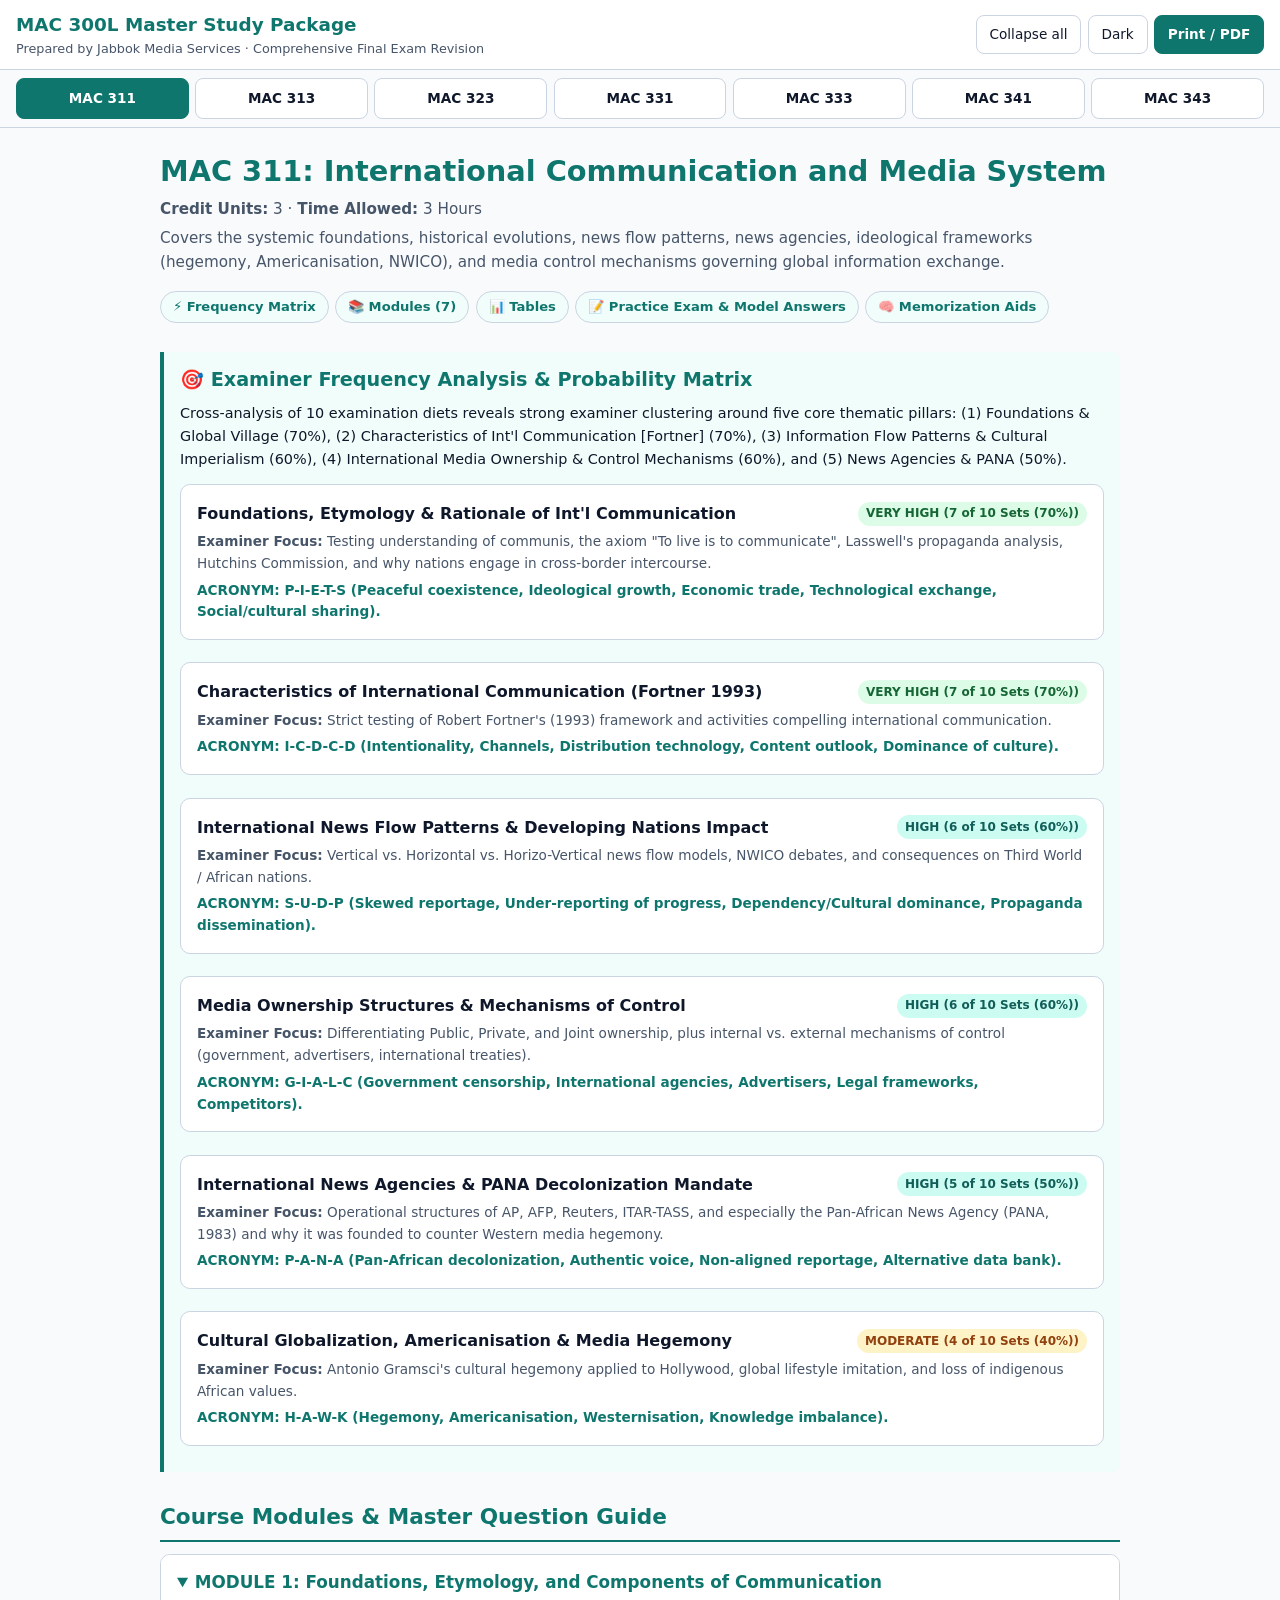
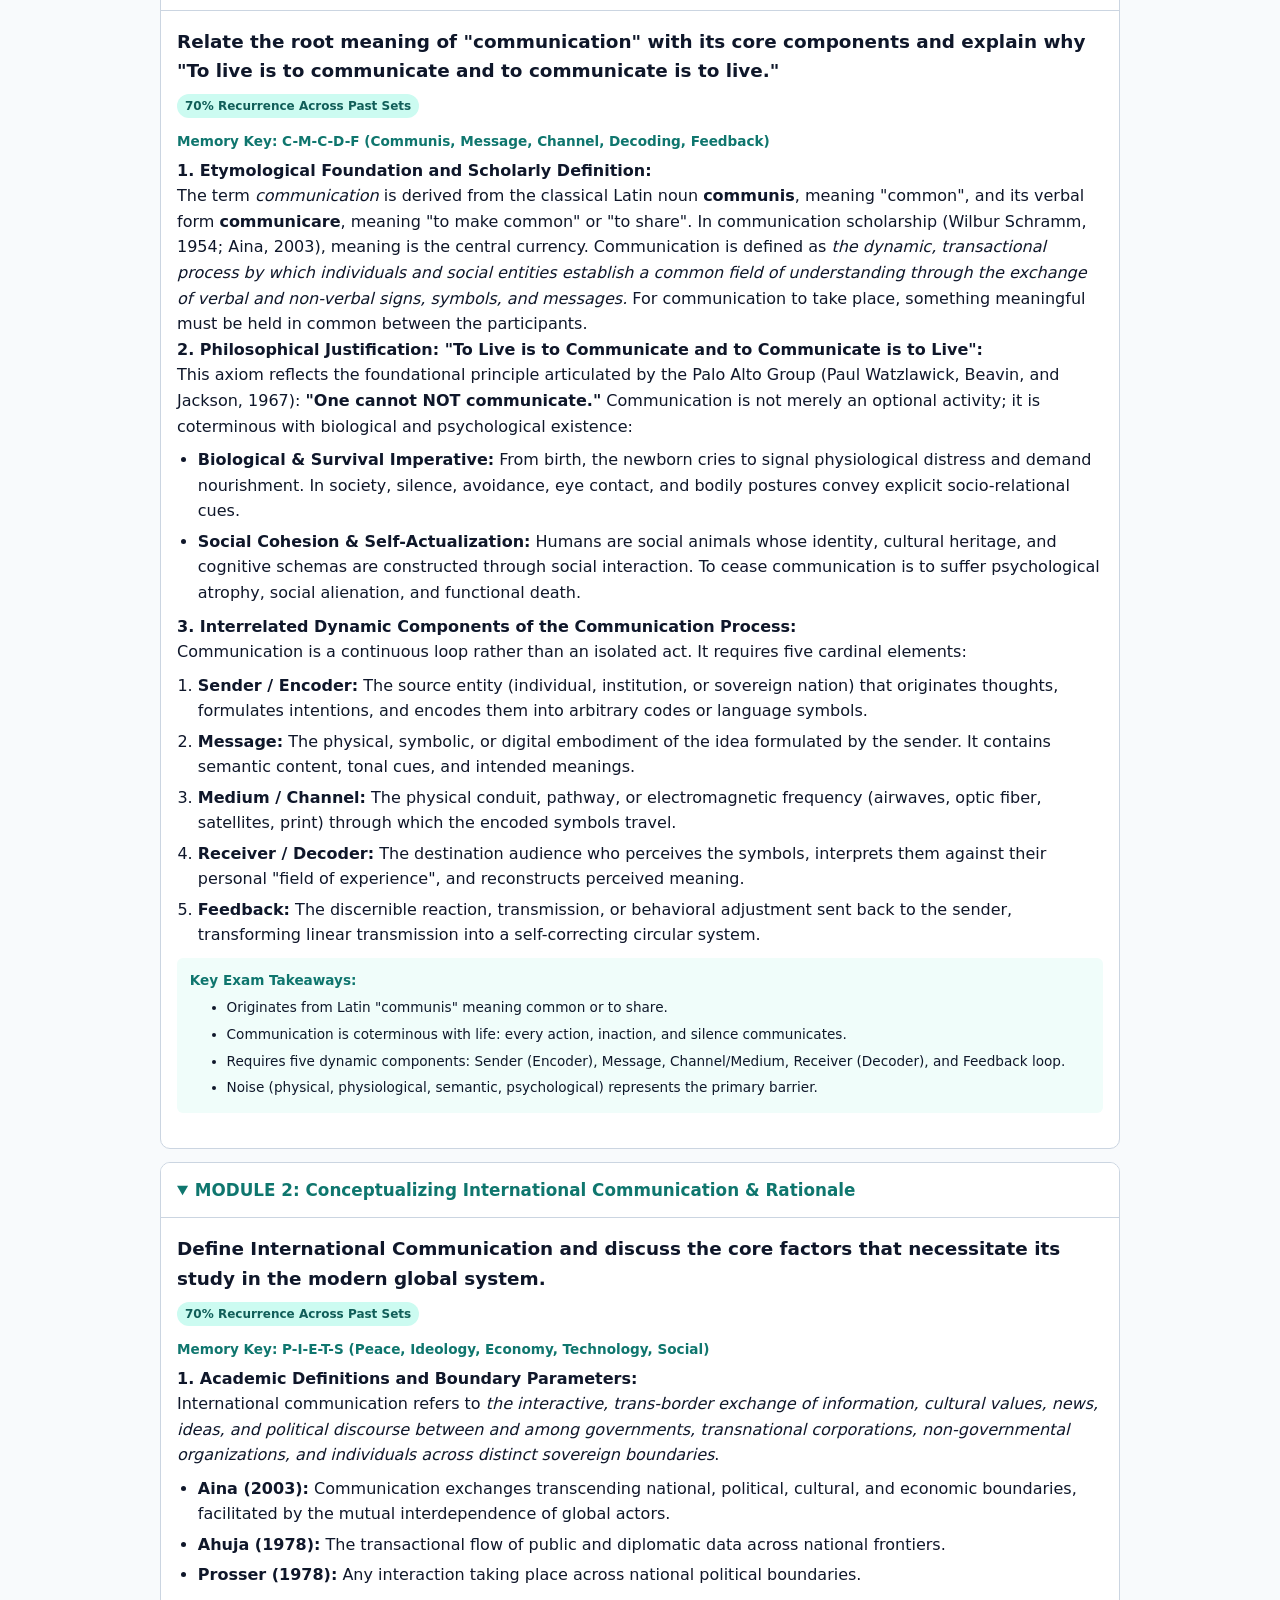
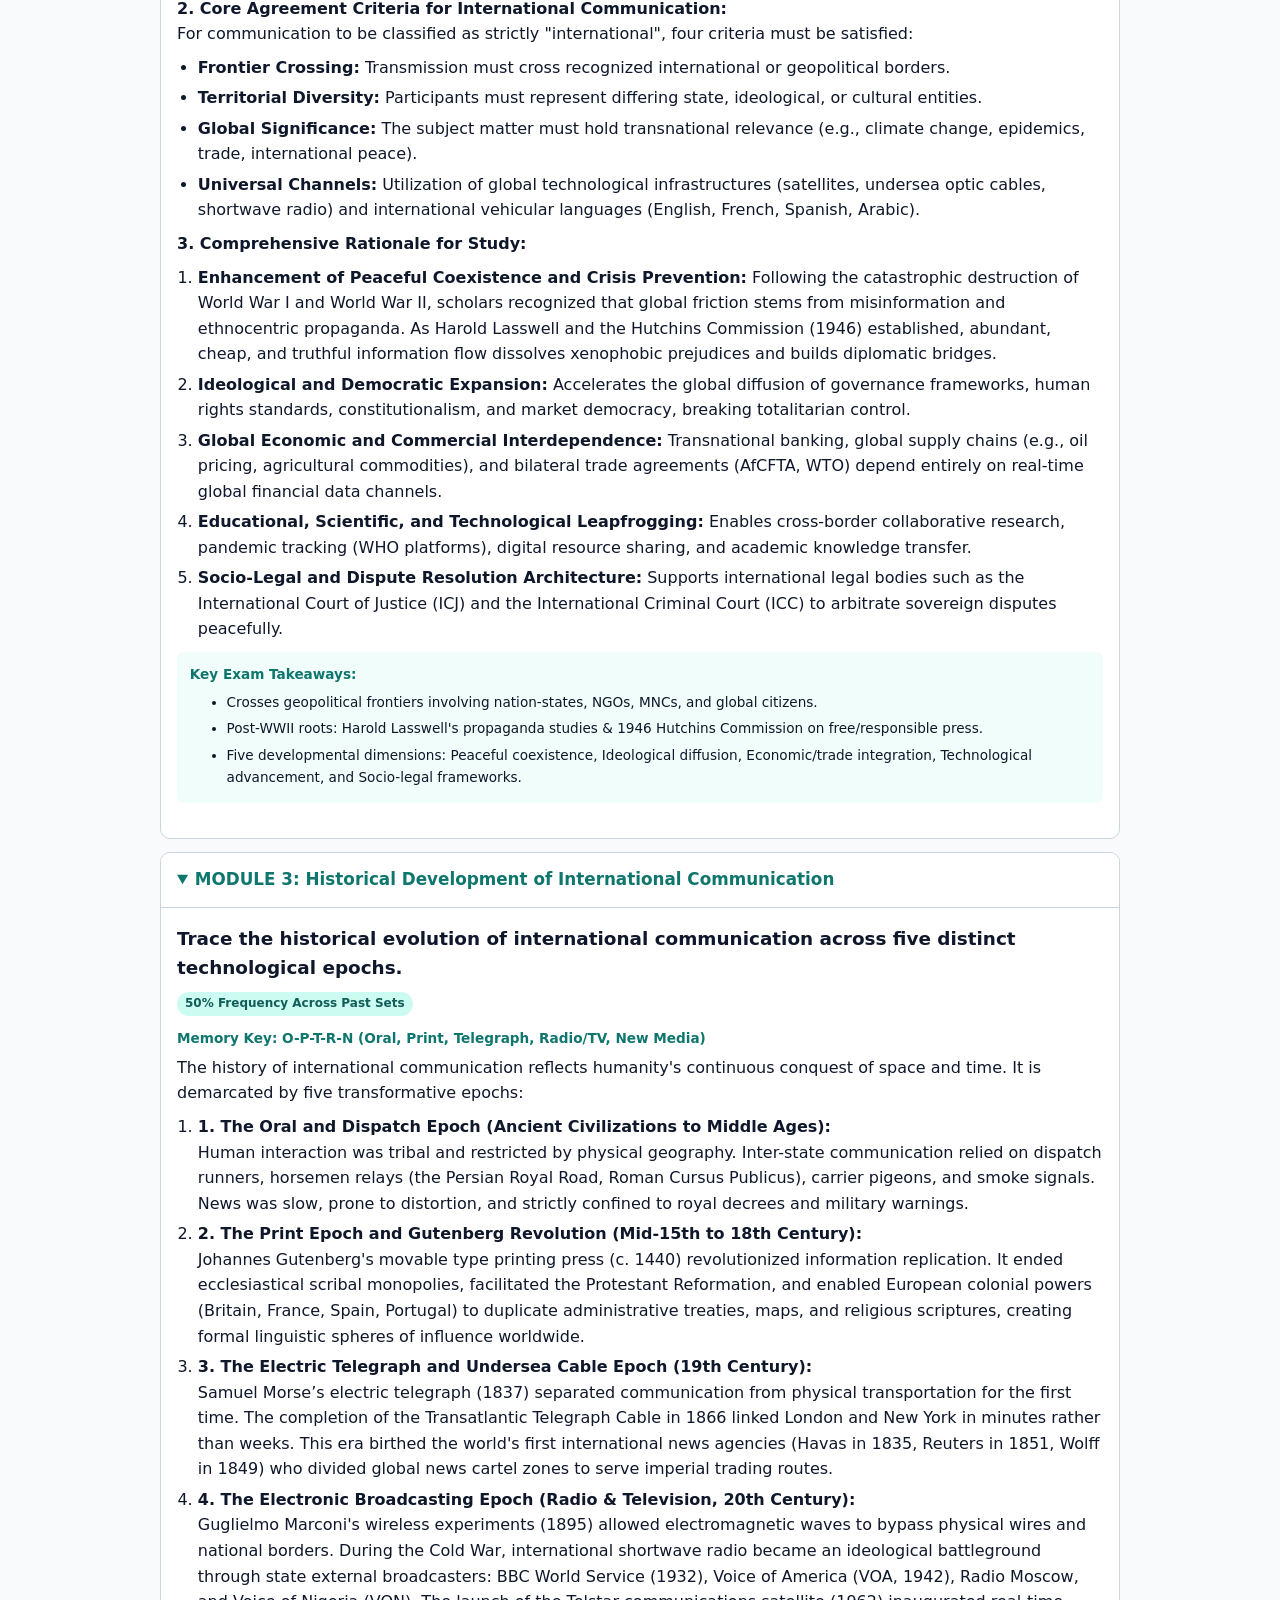
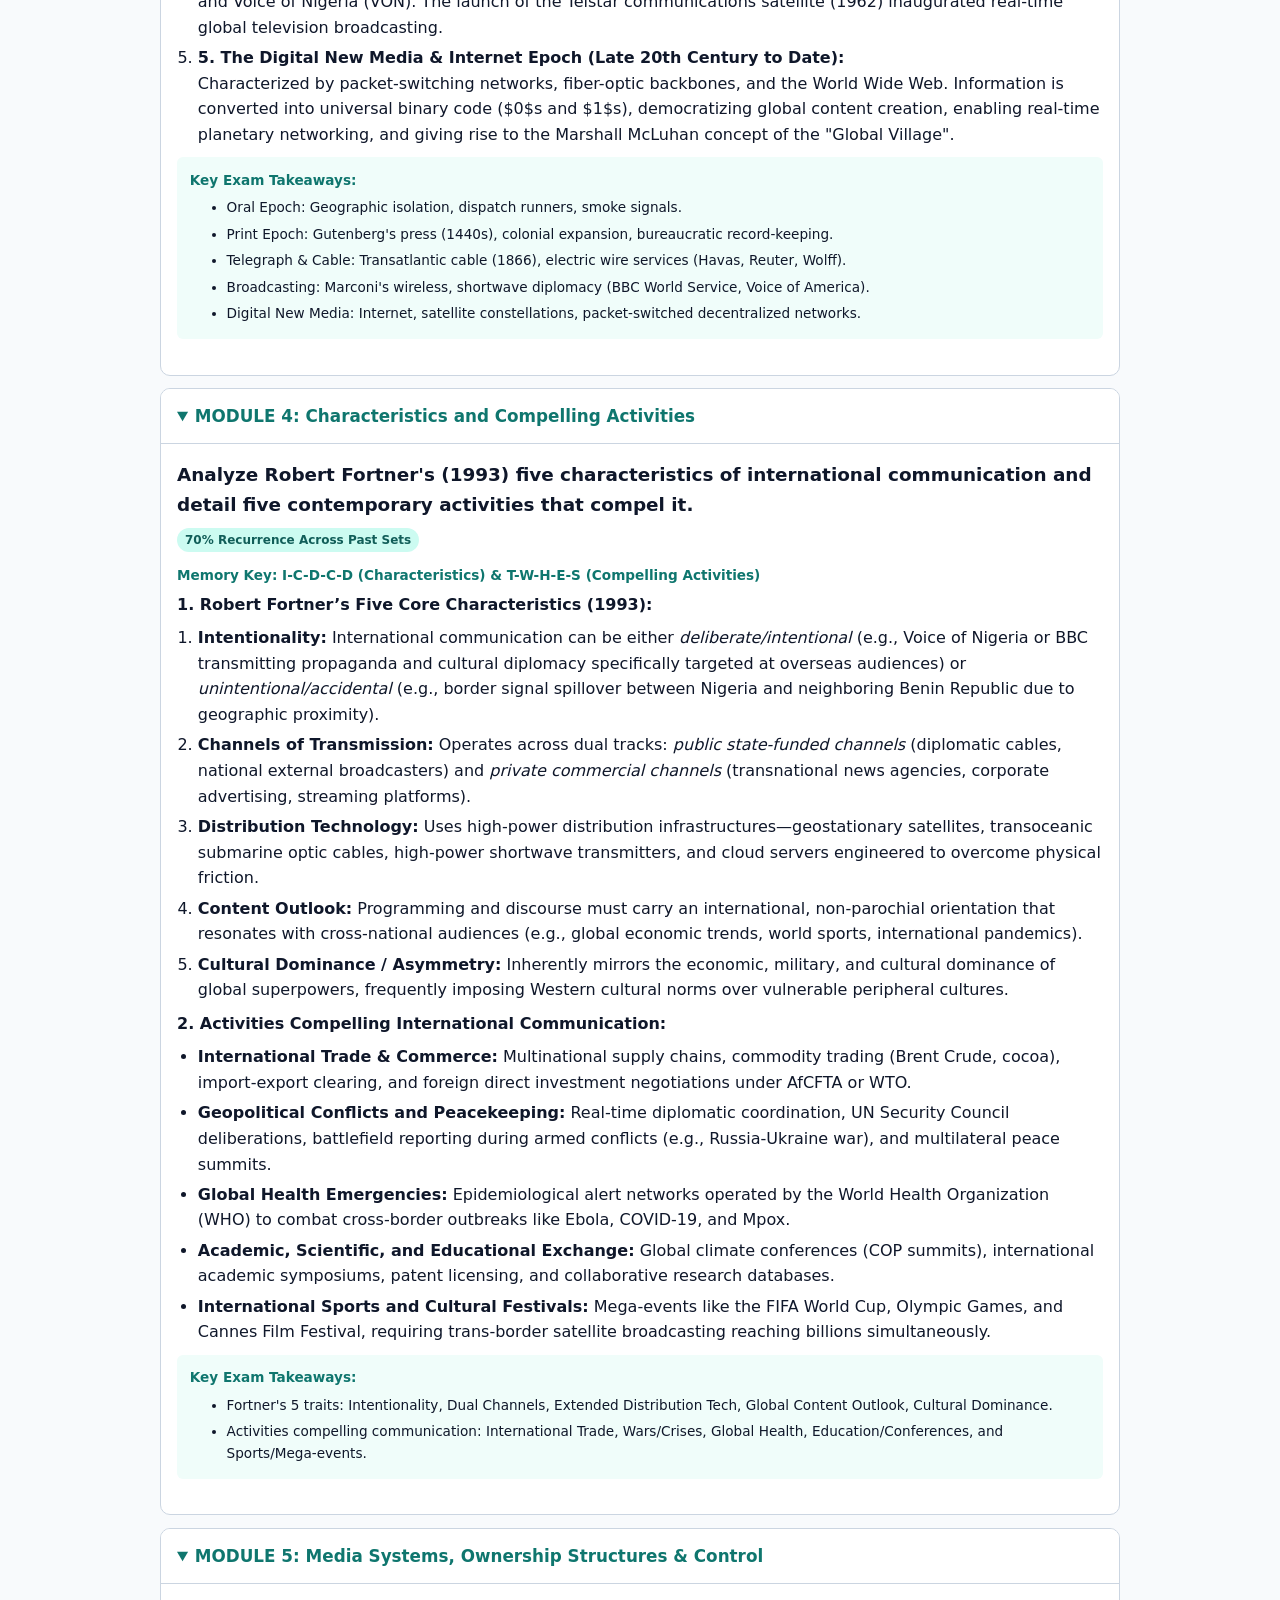
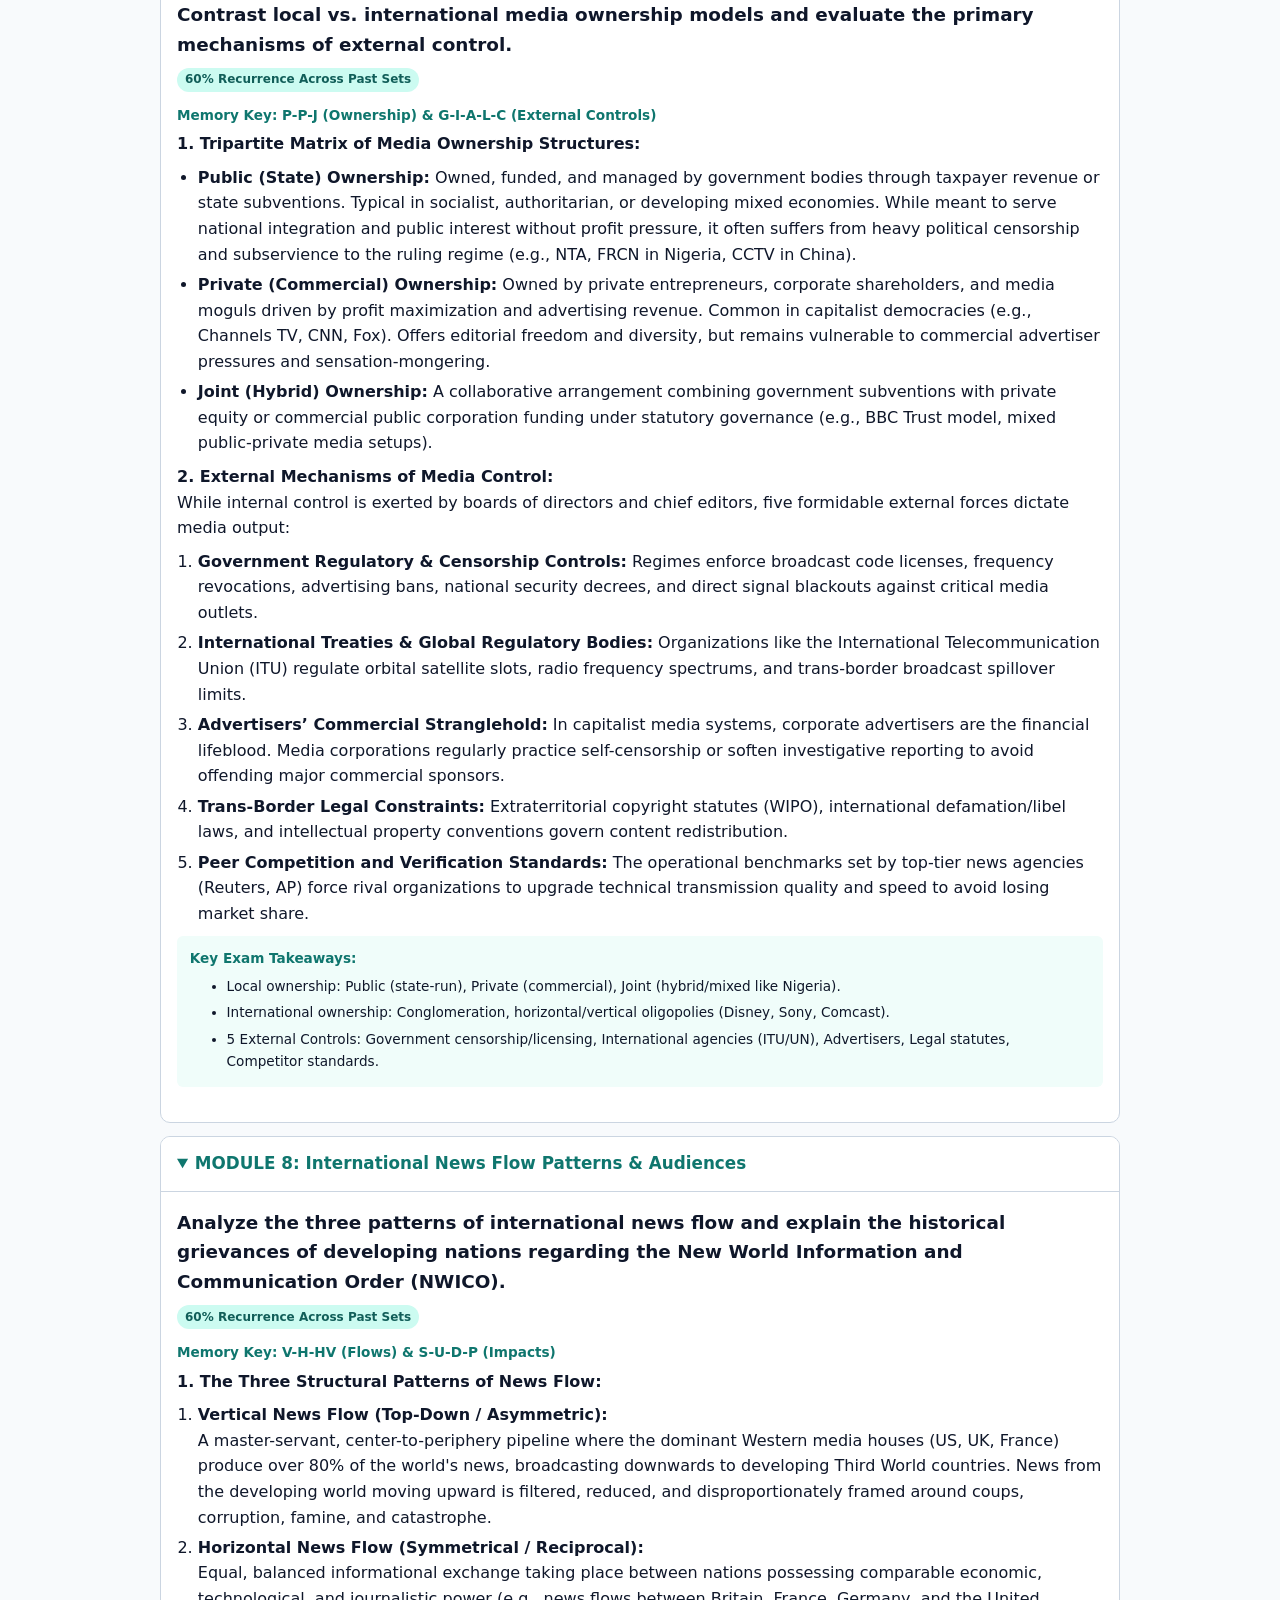
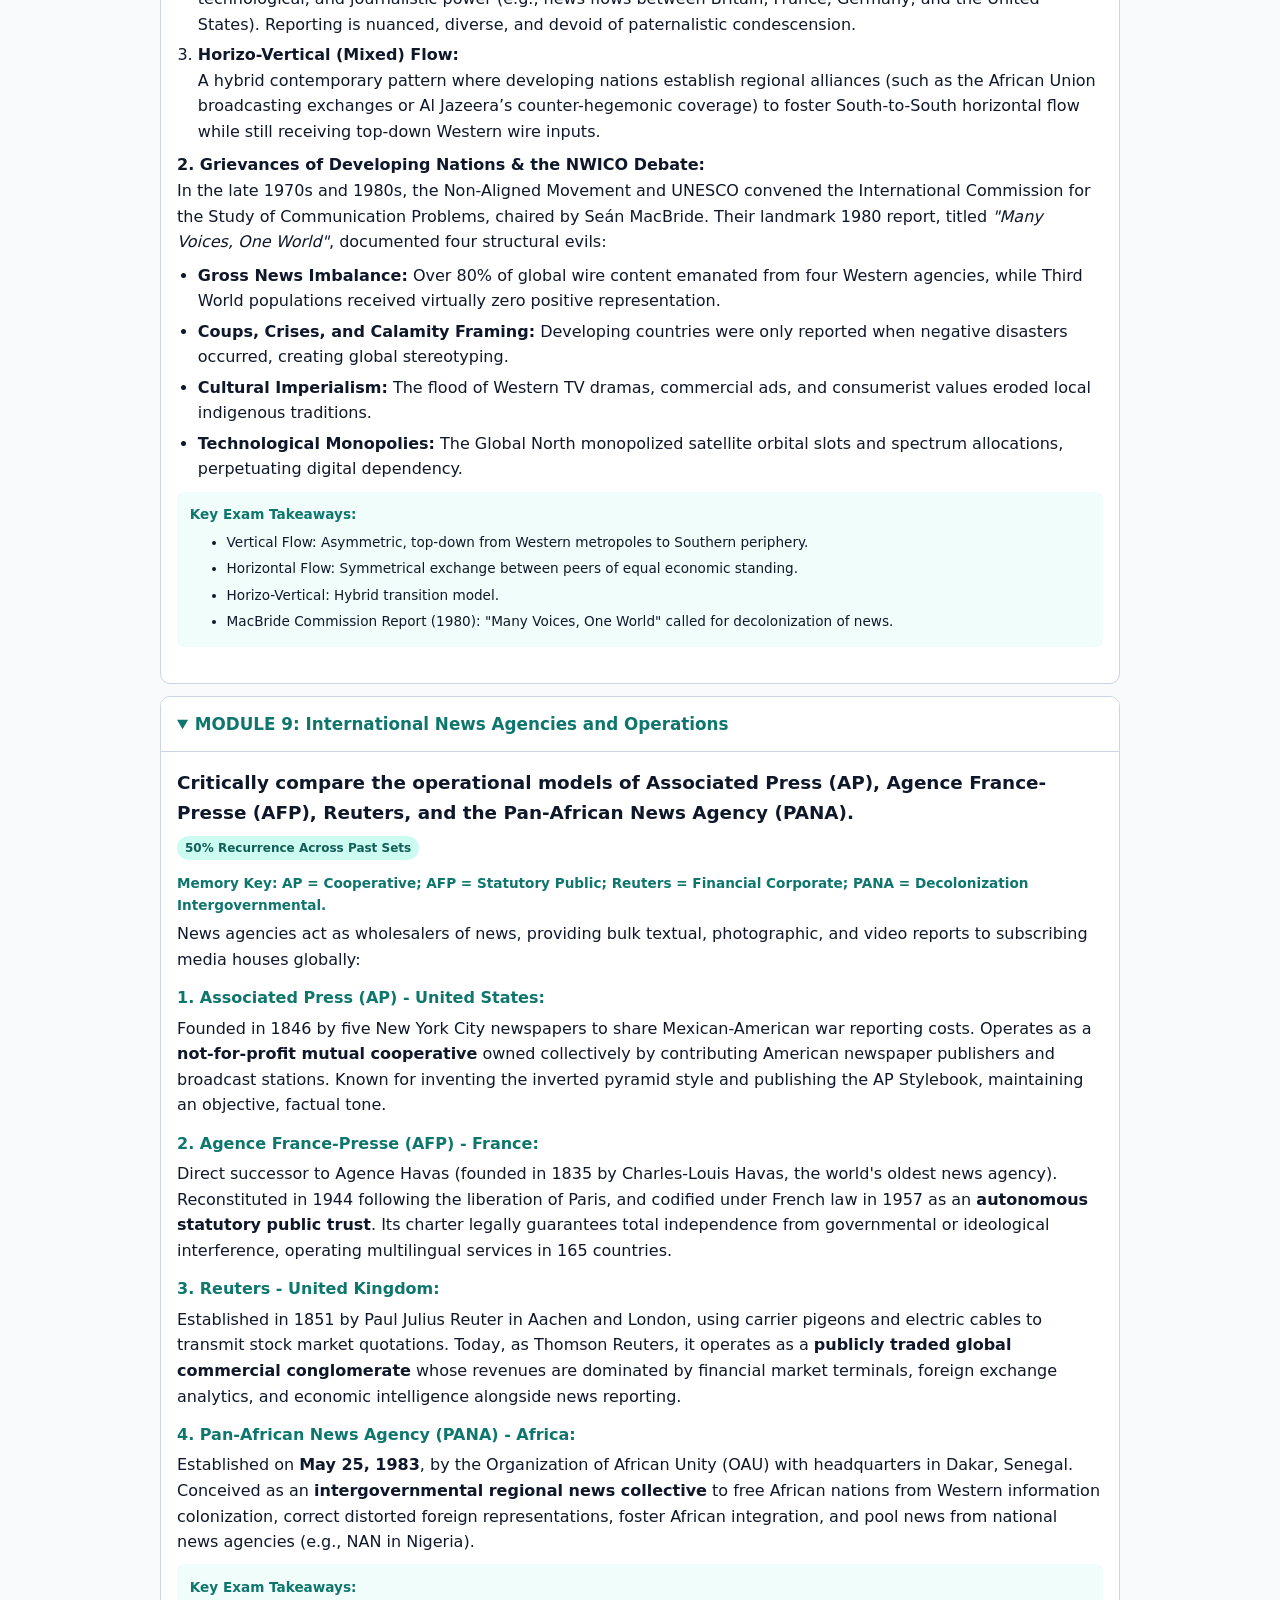
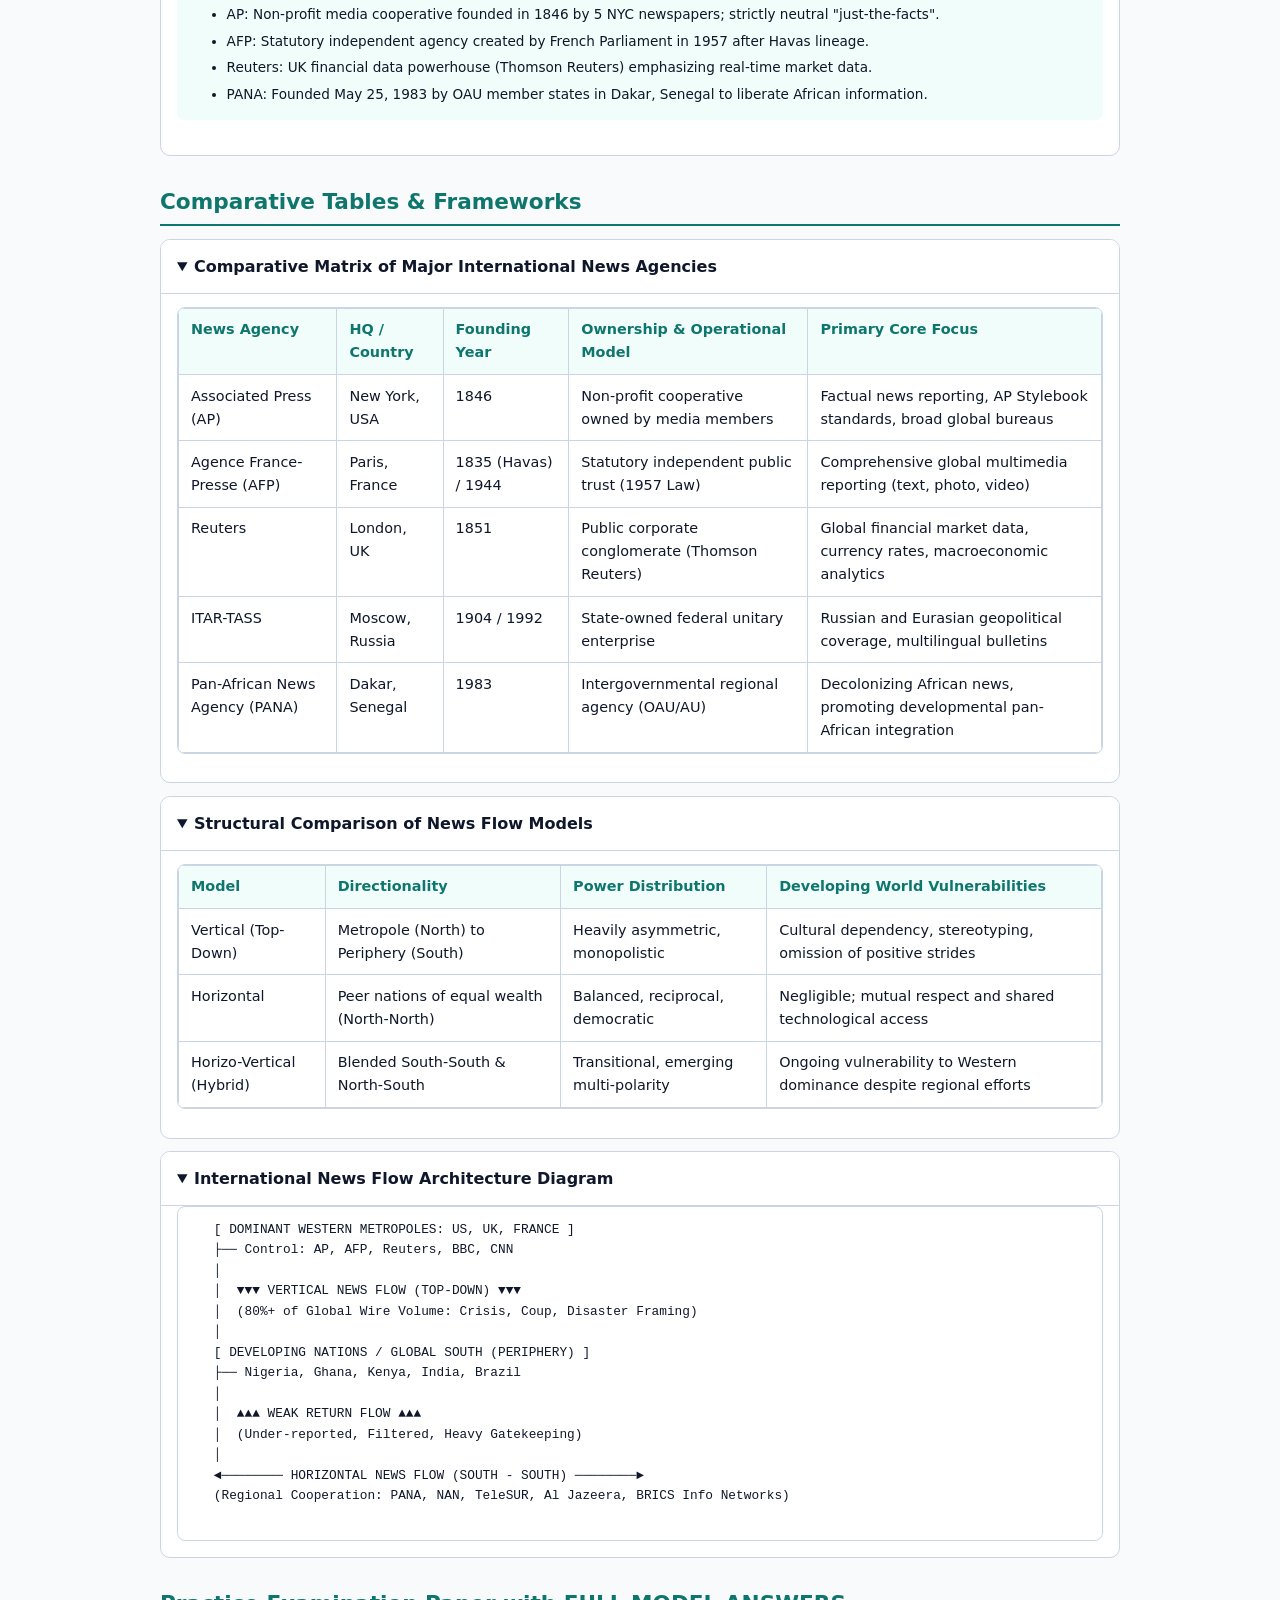
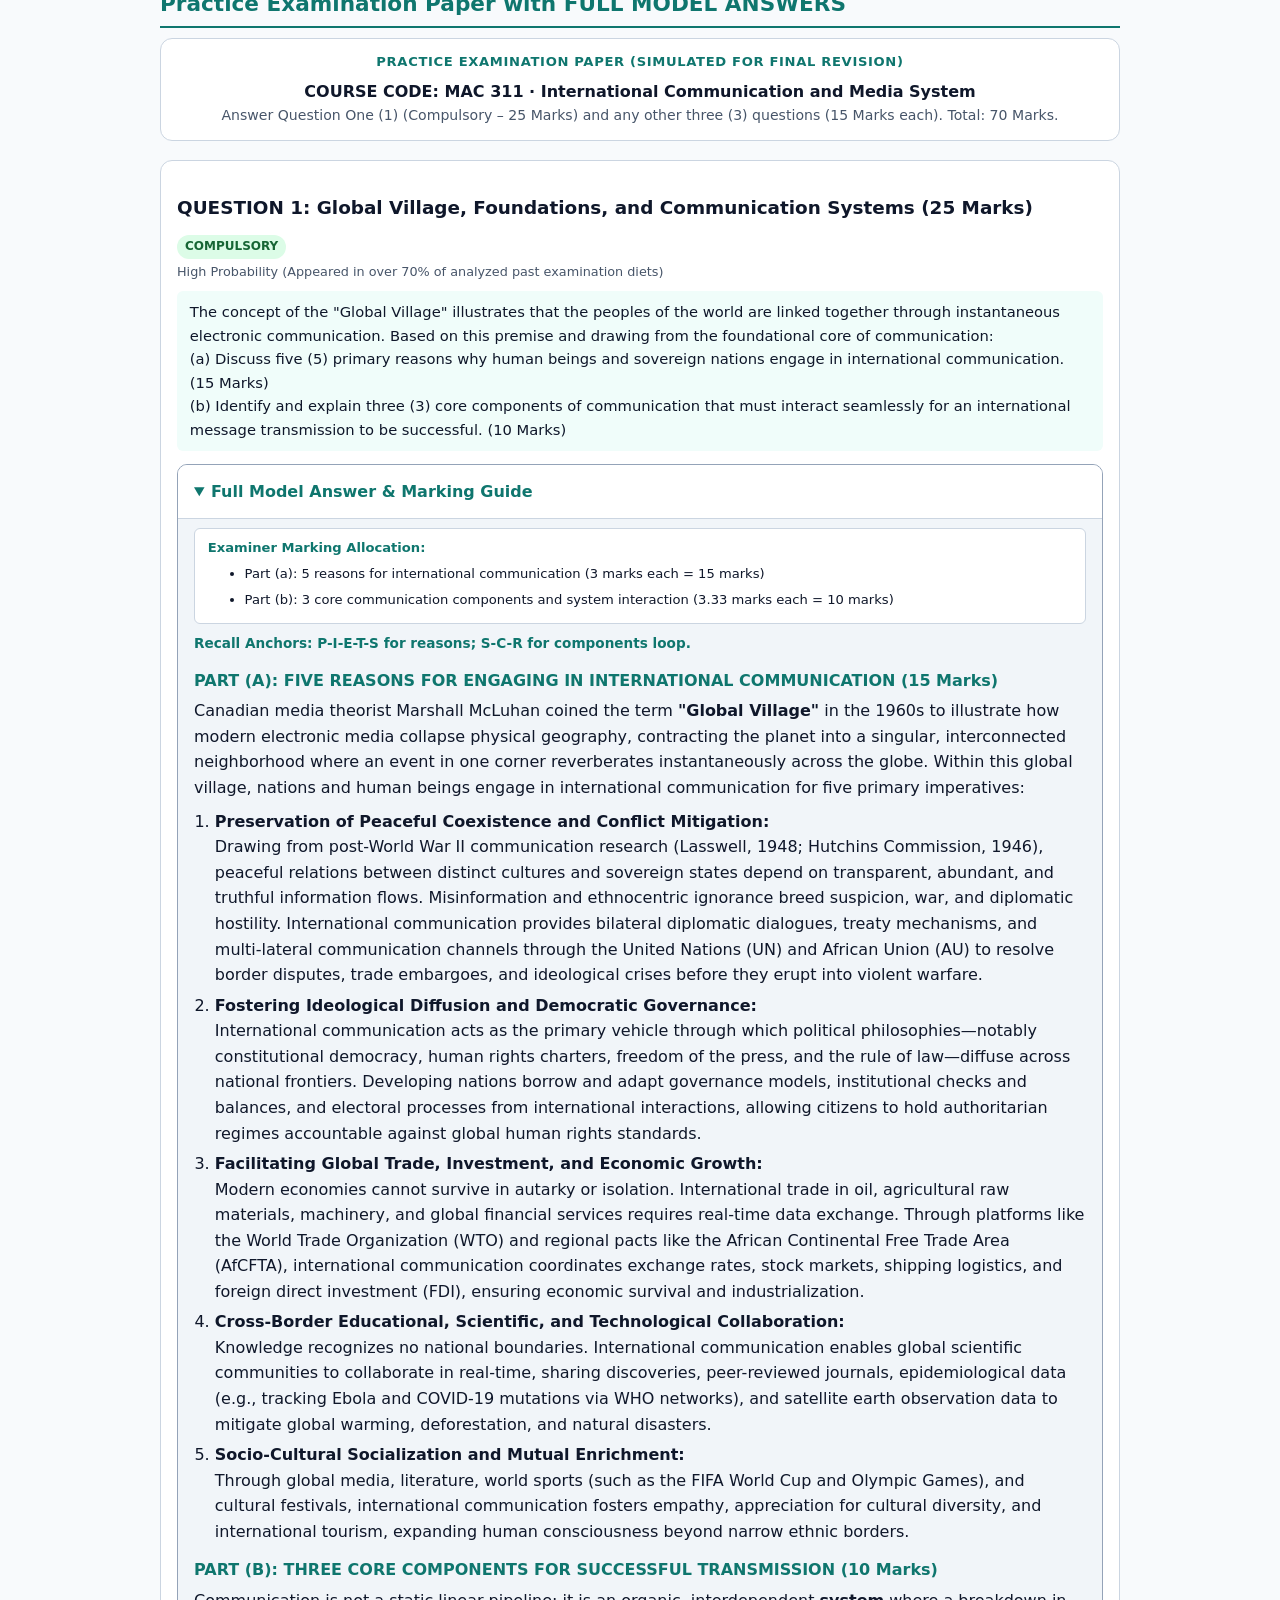
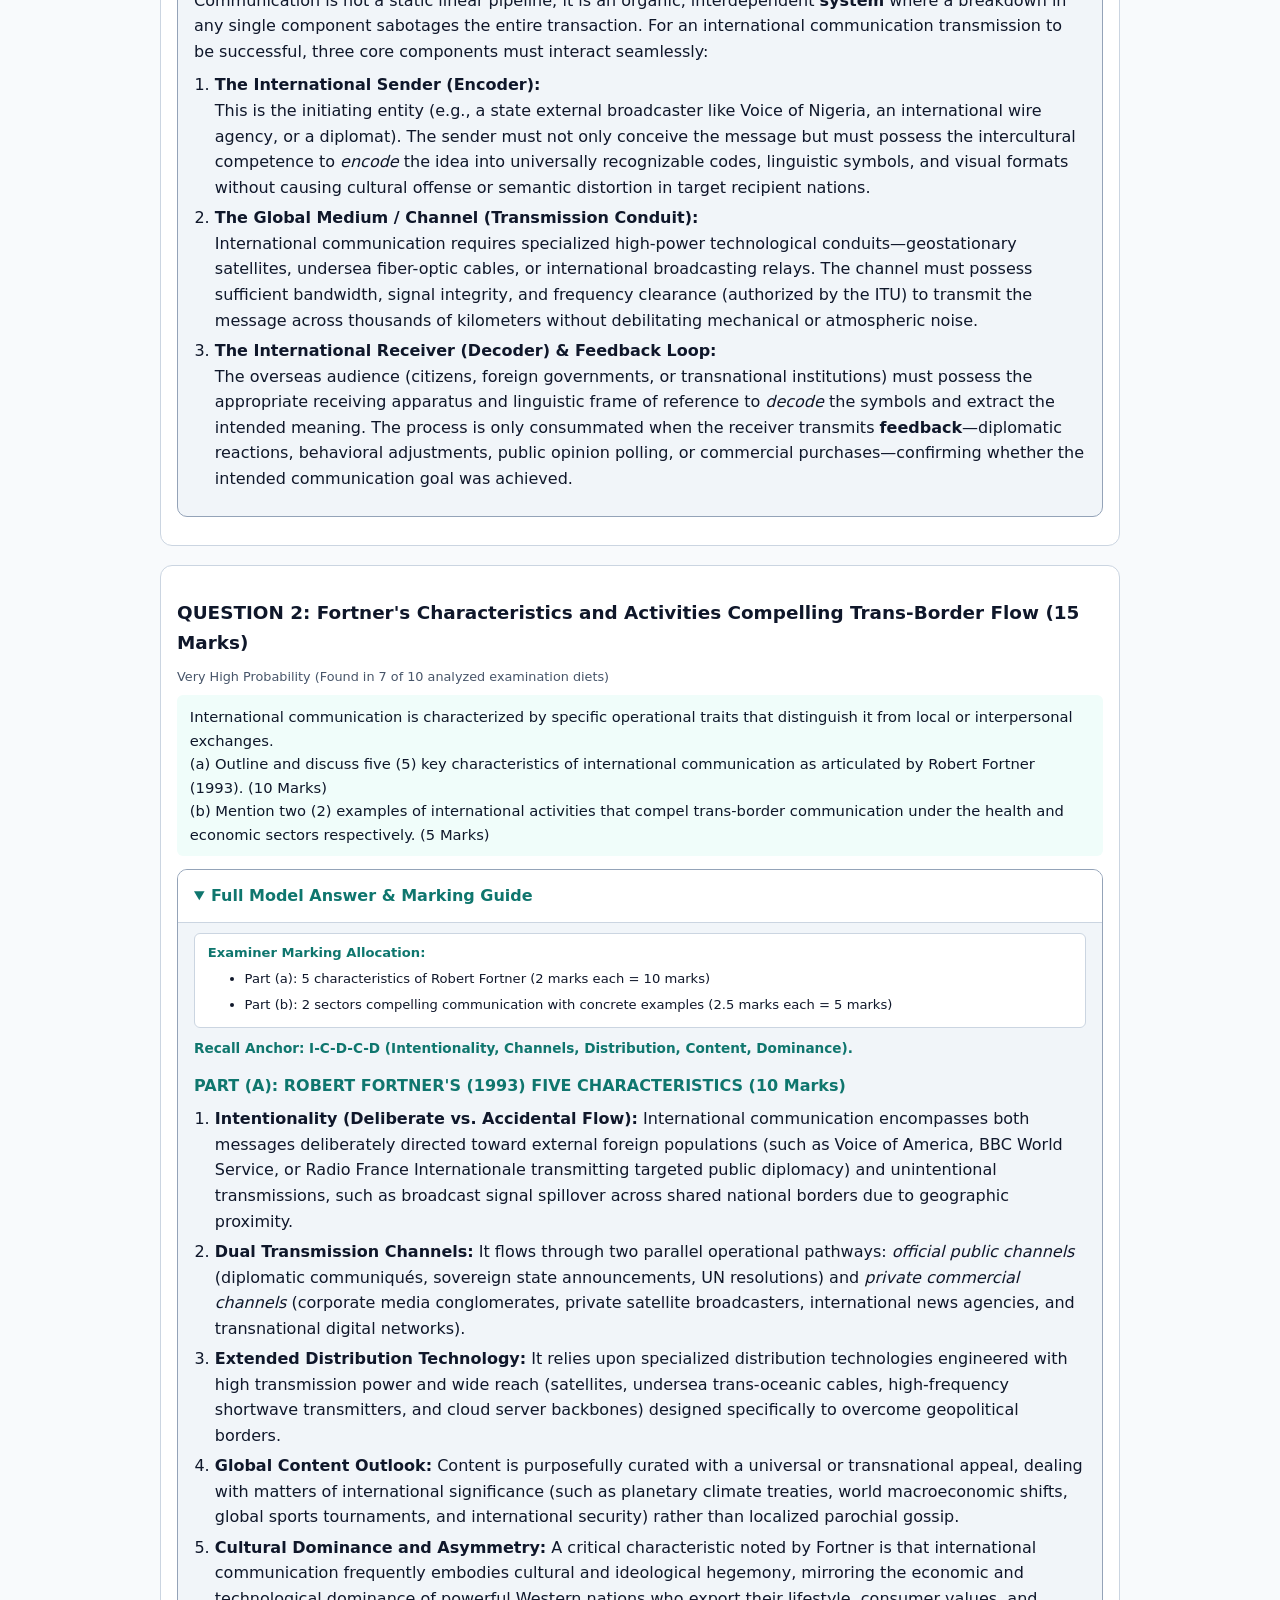
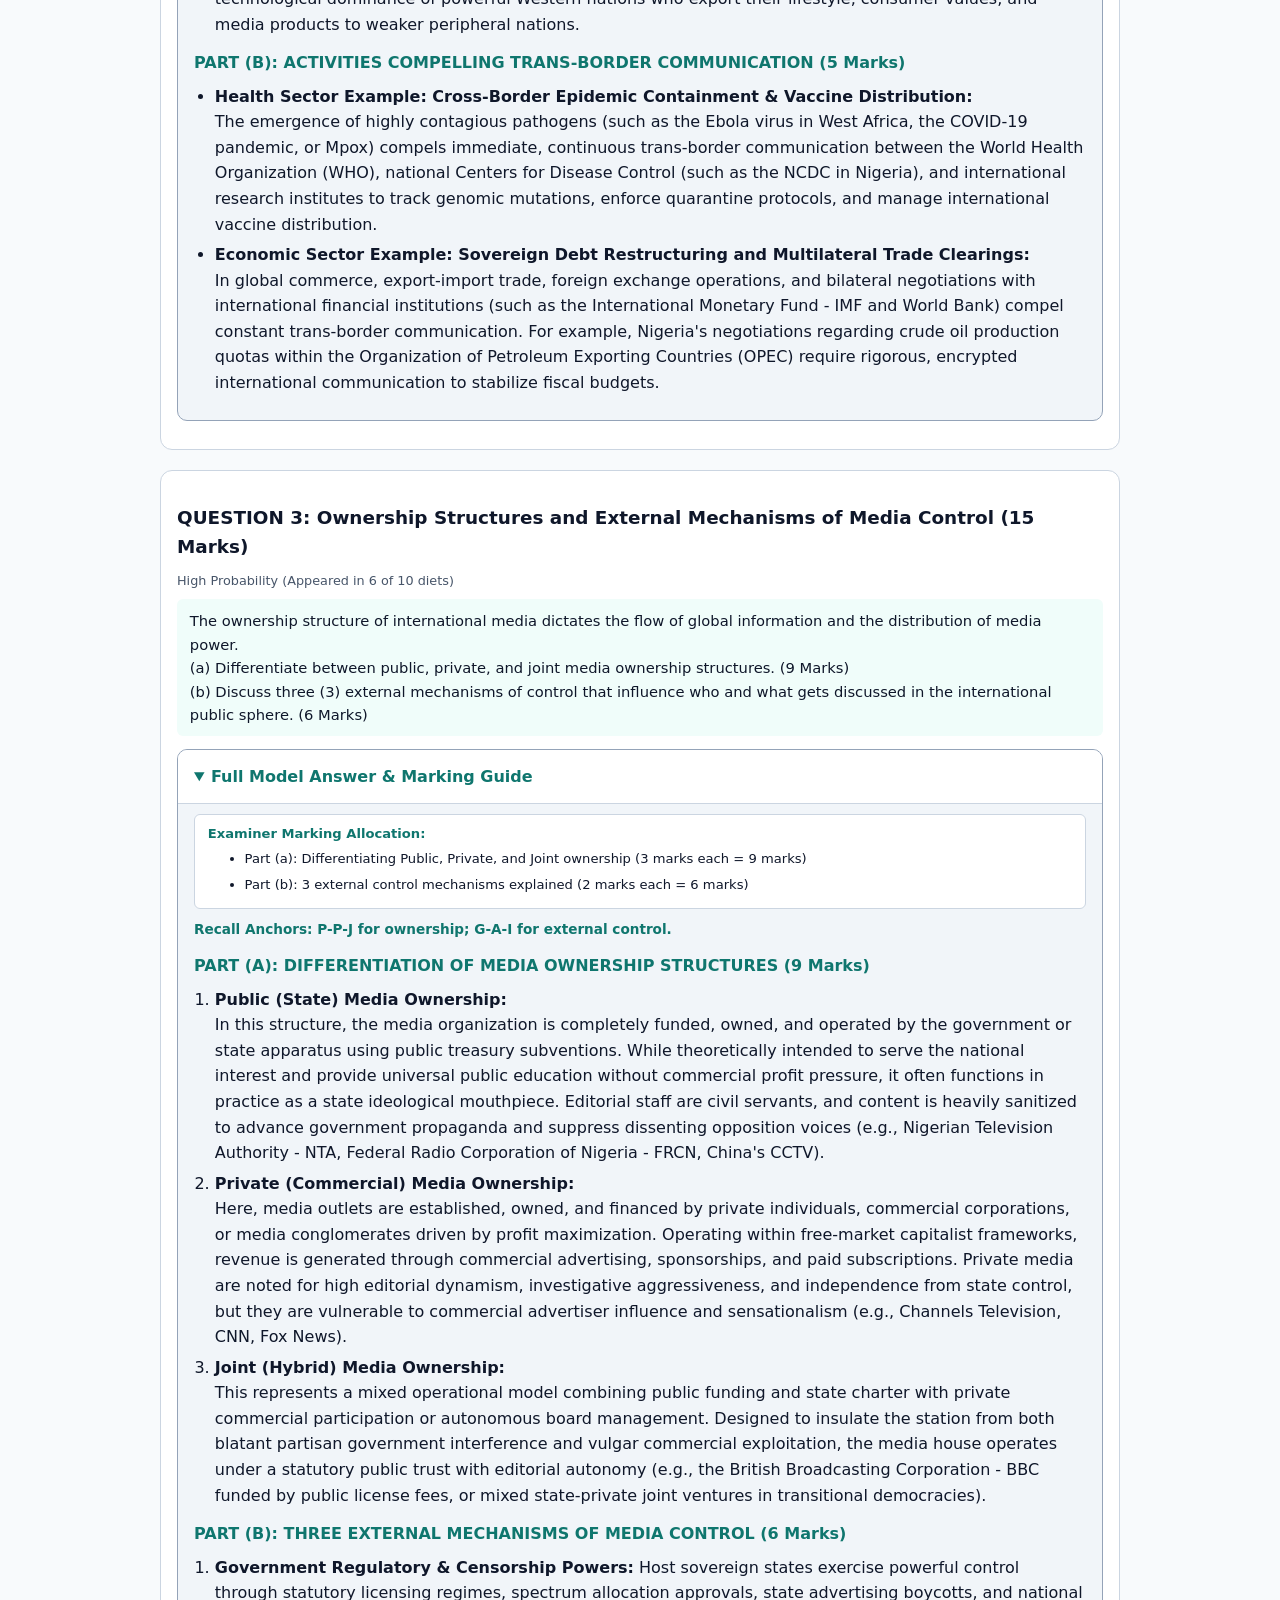
<file: public/MAC_300L_Study_Package_Jabbok_Media.html>
<!DOCTYPE html>
<html lang="en">
<head>
<meta charset="utf-8">
<meta name="viewport" content="width=device-width,initial-scale=1">
<title>MAC Study Package: 311, 313, 323, 331, 333, 341, 343 | Jabbok Media Services</title>
<style>
:root {
  --bg: #f8fafc;
  --card: #ffffff;
  --tx: #0f172a;
  --mu: #475569;
  --bd: #cbd5e1;
  --ac: #0f766e;
  --ac2: #f0fdfa;
  --ans: #f1f5f9;
  --ansb: #94a3b8;
  --badge-high: #15803d;
  --badge-mod: #b45309;
}
[data-theme=dark] {
  --bg: #090d16;
  --card: #111827;
  --tx: #f1f5f9;
  --mu: #94a3b8;
  --bd: #1e293b;
  --ac: #2dd4bf;
  --ac2: #134e4a20;
  --ans: #0f172a;
  --ansb: #334155;
  --badge-high: #4ade80;
  --badge-mod: #fbbf24;
}
* { box-sizing: border-box; margin: 0; padding: 0; }
html { scroll-behavior: smooth; scroll-padding-top: 7rem; font-family: system-ui, -apple-system, sans-serif; }
body { background: var(--bg); color: var(--tx); line-height: 1.6; }
a { color: var(--ac); text-decoration: none; }
header.top {
  position: sticky; top: 0; z-index: 30;
  display: flex; flex-wrap: wrap; align-items: center; justify-content: space-between;
  padding: 0.6rem 1rem; background: var(--card); border-bottom: 1px solid var(--bd);
}
.brand strong { font-size: 1.15rem; color: var(--ac); }
.brand span { font-size: 0.8rem; color: var(--mu); display: block; }
.ctl { display: flex; gap: 0.4rem; flex-wrap: wrap; }
button {
  font: inherit; font-size: 0.85rem; padding: 0.45rem 0.8rem;
  border: 1px solid var(--bd); border-radius: 8px; background: var(--card);
  color: var(--tx); cursor: pointer; transition: all 0.15s ease;
}
button:hover { border-color: var(--ac); }
button.primary { background: var(--ac); color: #fff; border-color: var(--ac); font-weight: 600; }
[data-theme=dark] button.primary { color: #042f2e; }
.tabs {
  position: sticky; top: 3.5rem; z-index: 25;
  display: flex; gap: 0.4rem; padding: 0.5rem 1rem; background: var(--bg);
  overflow-x: auto; border-bottom: 1px solid var(--bd); -webkit-overflow-scrolling: touch;
}
.tabs button { flex: 1 0 auto; font-weight: 600; padding: 0.55rem 0.9rem; white-space: nowrap; }
.tabs button.active { background: var(--ac); color: #fff; border-color: var(--ac); }
[data-theme=dark] .tabs button.active { color: #042f2e; }
main { max-width: 62rem; margin: 0 auto; padding: 1.2rem 1rem; }
.panel { display: none; }
.panel.active { display: block; }
.phead { margin-bottom: 1rem; }
.phead h1 { font-size: 1.8rem; color: var(--ac); margin-bottom: 0.2rem; }
.phead p { color: var(--mu); font-size: 0.95rem; }
.jump { display: flex; gap: 0.4rem; overflow-x: auto; padding-bottom: 0.8rem; margin-bottom: 1rem; }
.jump a { flex: 0 0 auto; padding: 0.3rem 0.75rem; border-radius: 99px; background: var(--ac2); border: 1px solid var(--bd); font-size: 0.82rem; font-weight: 600; }
.callout { background: var(--ac2); border-left: 4px solid var(--ac); border-radius: 0 8px 8px 0; padding: 0.8rem 1rem; margin-bottom: 1.2rem; }
.matrix-card { background: var(--card); border: 1px solid var(--bd); border-radius: 10px; padding: 1rem; margin-bottom: 0.8rem; }
.badge { display: inline-block; font-size: 0.75rem; font-weight: 700; padding: 0.15rem 0.5rem; border-radius: 99px; }
.badge.vh { background: #dcfce7; color: #166534; }
.badge.h { background: #ccfbf1; color: #115e59; }
.badge.m { background: #fef3c7; color: #92400e; }
details { background: var(--card); border: 1px solid var(--bd); border-radius: 10px; margin: 0.8rem 0; overflow: hidden; }
summary { cursor: pointer; padding: 0.85rem 1rem; font-weight: 700; user-select: none; background: var(--card); }
details > .body { padding: 0 1rem 1rem; border-top: 1px solid var(--bd); }
details.ans { background: var(--ans); border-color: var(--ansb); }
details.ans > summary { color: var(--ac); }
.st { font-size: 1.35rem; margin: 1.8rem 0 0.6rem; padding-bottom: 0.3rem; border-bottom: 2px solid var(--ac); color: var(--ac); }
h3 { font-size: 1.15rem; margin: 1rem 0 0.4rem; }
h4 { font-size: 1rem; margin: 0.8rem 0 0.3rem; color: var(--ac); }
ul, ol { padding-left: 1.3rem; margin: 0.5rem 0; }
li { margin: 0.3rem 0; }
.tw { overflow-x: auto; margin: 0.8rem 0; border: 1px solid var(--bd); border-radius: 8px; }
table { border-collapse: collapse; width: 100%; font-size: 0.9rem; }
th, td { border: 1px solid var(--bd); padding: 0.6rem 0.75rem; text-align: left; vertical-align: top; }
th { background: var(--ac2); font-weight: 700; color: var(--ac); }
pre.org { overflow-x: auto; background: var(--card); border: 1px solid var(--bd); border-radius: 8px; padding: 0.8rem; font-size: 0.8rem; font-family: ui-monospace, monospace; }
.exam-head { background: var(--card); border: 1px solid var(--bd); border-radius: 12px; padding: 0.8rem 1rem; text-align: center; margin-bottom: 1rem; }
.exam-head .pb { font-size: 0.82rem; font-weight: 700; color: var(--ac); letter-spacing: 0.05em; text-transform: uppercase; margin-bottom: 0.4rem; }
.qa { margin: 1.2rem 0; border: 1px solid var(--bd); border-radius: 12px; background: var(--card); padding: 1rem; }
.qa > h3 { color: var(--ac); }
.foot { margin-top: 3rem; padding: 1.5rem 1rem; text-align: center; font-size: 0.88rem; color: var(--mu); border-top: 1px solid var(--bd); background: var(--card); }
@media print {
  .top, .tabs, .jump, button { display: none !important; }
  .panel { display: block !important; page-break-after: always; }
  body { background: #fff !important; color: #000 !important; font-size: 10pt; }
  details { border-color: #bbb; break-inside: avoid; }
  details > .body { display: block !important; }
}
</style>
</head>
<body>
<header class="top">
  <div class="brand">
    <strong>MAC 300L Master Study Package</strong>
    <span>Prepared by Jabbok Media Services &middot; Comprehensive Final Exam Revision</span>
  </div>
  <div class="ctl">
    <button id="exp" type="button">Collapse all</button>
    <button id="th" type="button">Dark</button>
    <button id="pr" type="button" class="primary">Print / PDF</button>
  </div>
</header>
<nav class="tabs" id="tabNav"></nav>
<main id="mainContainer"></main>
<footer class="foot">
  <strong>Prepared by Jabbok Media Services</strong><br>
  WhatsApp: +2349120840850 | <a href="https://www.jabbokmedia.com.ng" target="_blank" rel="noopener">www.jabbokmedia.com.ng</a><br>
  <em>Comprehensive Exam Revision &bull; Frequency Analysis &bull; Unabridged Model Answers</em>
</footer>

<script>
const COURSES = [{"code":"MAC 311","title":"International Communication and Media System","creditUnits":3,"timeAllowed":"3 Hours","examInstructions":"Answer Question One (1) (Compulsory – 25 Marks) and any other three (3) questions (15 Marks each).","overview":"Covers the systemic foundations, historical evolutions, news flow patterns, news agencies, ideological frameworks (hegemony, Americanisation, NWICO), and media control mechanisms governing global information exchange.","frequencyAnalysis":{"totalSetsAnalyzed":10,"summary":"Cross-analysis of 10 examination diets reveals strong examiner clustering around five core thematic pillars: (1) Foundations & Global Village (70%), (2) Characteristics of Int'l Communication [Fortner] (70%), (3) Information Flow Patterns & Cultural Imperialism (60%), (4) International Media Ownership & Control Mechanisms (60%), and (5) News Agencies & PANA (50%).","matrix":[{"topic":"Foundations, Etymology & Rationale of Int'l Communication","frequency":"7 of 10 Sets (70%)","probability":"VERY HIGH","examinerFocus":"Testing understanding of communis, the axiom \"To live is to communicate\", Lasswell's propaganda analysis, Hutchins Commission, and why nations engage in cross-border intercourse.","likelyQuestions":["Relate the root meaning of communication with its components and justify why \"to live is to communicate\".","Discuss five primary reasons why human beings and nations engage in international communication.","Justify the need for international communication for Nigeria's socio-political and economic development."],"memoryAnchor":"ACRONYM: P-I-E-T-S (Peaceful coexistence, Ideological growth, Economic trade, Technological exchange, Social/cultural sharing)."},{"topic":"Characteristics of International Communication (Fortner 1993)","frequency":"7 of 10 Sets (70%)","probability":"VERY HIGH","examinerFocus":"Strict testing of Robert Fortner's (1993) framework and activities compelling international communication.","likelyQuestions":["Outline and discuss five key characteristics of international communication as articulated by Fortner (1993).","Identify activities compelling international communication across health, economic, military, and educational sectors."],"memoryAnchor":"ACRONYM: I-C-D-C-D (Intentionality, Channels, Distribution technology, Content outlook, Dominance of culture)."},{"topic":"International News Flow Patterns & Developing Nations Impact","frequency":"6 of 10 Sets (60%)","probability":"HIGH","examinerFocus":"Vertical vs. Horizontal vs. Horizo-Vertical news flow models, NWICO debates, and consequences on Third World / African nations.","likelyQuestions":["With appropriate diagrams, illustrate the two major international information flows (Vertical and Horizontal).","Discuss four inherent consequences of vertical information flow on developing countries."],"memoryAnchor":"ACRONYM: S-U-D-P (Skewed reportage, Under-reporting of progress, Dependency/Cultural dominance, Propaganda dissemination)."},{"topic":"Media Ownership Structures & Mechanisms of Control","frequency":"6 of 10 Sets (60%)","probability":"HIGH","examinerFocus":"Differentiating Public, Private, and Joint ownership, plus internal vs. external mechanisms of control (government, advertisers, international treaties).","likelyQuestions":["Contrast local and international media ownership structures and explain external mechanisms of control.","Explain four external mechanisms of control that influence who and what gets discussed internationally."],"memoryAnchor":"ACRONYM: G-I-A-L-C (Government censorship, International agencies, Advertisers, Legal frameworks, Competitors)."},{"topic":"International News Agencies & PANA Decolonization Mandate","frequency":"5 of 10 Sets (50%)","probability":"HIGH","examinerFocus":"Operational structures of AP, AFP, Reuters, ITAR-TASS, and especially the Pan-African News Agency (PANA, 1983) and why it was founded to counter Western media hegemony.","likelyQuestions":["Trace the historical origin and mandate of PANA established on May 25, 1983.","Compare the structural operation of Associated Press (AP) with Agence France-Presse (AFP)."],"memoryAnchor":"ACRONYM: P-A-N-A (Pan-African decolonization, Authentic voice, Non-aligned reportage, Alternative data bank)."},{"topic":"Cultural Globalization, Americanisation & Media Hegemony","frequency":"4 of 10 Sets (40%)","probability":"MODERATE","examinerFocus":"Antonio Gramsci's cultural hegemony applied to Hollywood, global lifestyle imitation, and loss of indigenous African values.","likelyQuestions":["Explain how communication is instrumental in the homogenisation of global culture via Americanisation and Westernisation.","Assess the role of Hollywood, Bollywood, and Nollywood in international cultural diplomacy."],"memoryAnchor":"ACRONYM: H-A-W-K (Hegemony, Americanisation, Westernisation, Knowledge imbalance)."}]},"modules":[{"id":"mac311-m1","title":"MODULE 1: Foundations, Etymology, and Components of Communication","questions":[{"id":"q1-1","question":"Relate the root meaning of \"communication\" with its core components and explain why \"To live is to communicate and to communicate is to live.\"","frequencyTag":"70% Recurrence Across Past Sets","mnemonic":"Memory Key: C-M-C-D-F (Communis, Message, Channel, Decoding, Feedback)","keyTakeaways":["Originates from Latin \"communis\" meaning common or to share.","Communication is coterminous with life: every action, inaction, and silence communicates.","Requires five dynamic components: Sender (Encoder), Message, Channel/Medium, Receiver (Decoder), and Feedback loop.","Noise (physical, physiological, semantic, psychological) represents the primary barrier."],"answerHtml":"\n            <div class=\"space-y-4 text-sm sm:text-base leading-relaxed\">\n              <p><strong>1. Etymological Foundation and Scholarly Definition:</strong><br>\n              The term <em>communication</em> is derived from the classical Latin noun <strong>communis</strong>, meaning \"common\", and its verbal form <strong>communicare</strong>, meaning \"to make common\" or \"to share\". In communication scholarship (Wilbur Schramm, 1954; Aina, 2003), meaning is the central currency. Communication is defined as <em>the dynamic, transactional process by which individuals and social entities establish a common field of understanding through the exchange of verbal and non-verbal signs, symbols, and messages.</em> For communication to take place, something meaningful must be held in common between the participants.</p>\n\n              <p><strong>2. Philosophical Justification: \"To Live is to Communicate and to Communicate is to Live\":</strong><br>\n              This axiom reflects the foundational principle articulated by the Palo Alto Group (Paul Watzlawick, Beavin, and Jackson, 1967): <strong>\"One cannot NOT communicate.\"</strong> Communication is not merely an optional activity; it is coterminous with biological and psychological existence:</p>\n              <ul class=\"list-disc pl-5 space-y-1\">\n                <li><strong>Biological & Survival Imperative:</strong> From birth, the newborn cries to signal physiological distress and demand nourishment. In society, silence, avoidance, eye contact, and bodily postures convey explicit socio-relational cues.</li>\n                <li><strong>Social Cohesion & Self-Actualization:</strong> Humans are social animals whose identity, cultural heritage, and cognitive schemas are constructed through social interaction. To cease communication is to suffer psychological atrophy, social alienation, and functional death.</li>\n              </ul>\n\n              <p><strong>3. Interrelated Dynamic Components of the Communication Process:</strong><br>\n              Communication is a continuous loop rather than an isolated act. It requires five cardinal elements:</p>\n              <ol class=\"list-decimal pl-5 space-y-2\">\n                <li><strong>Sender / Encoder:</strong> The source entity (individual, institution, or sovereign nation) that originates thoughts, formulates intentions, and encodes them into arbitrary codes or language symbols.</li>\n                <li><strong>Message:</strong> The physical, symbolic, or digital embodiment of the idea formulated by the sender. It contains semantic content, tonal cues, and intended meanings.</li>\n                <li><strong>Medium / Channel:</strong> The physical conduit, pathway, or electromagnetic frequency (airwaves, optic fiber, satellites, print) through which the encoded symbols travel.</li>\n                <li><strong>Receiver / Decoder:</strong> The destination audience who perceives the symbols, interprets them against their personal \"field of experience\", and reconstructs perceived meaning.</li>\n                <li><strong>Feedback:</strong> The discernible reaction, transmission, or behavioral adjustment sent back to the sender, transforming linear transmission into a self-correcting circular system.</li>\n              </ol>\n            </div>\n          "}]},{"id":"mac311-m2","title":"MODULE 2: Conceptualizing International Communication & Rationale","questions":[{"id":"q2-1","question":"Define International Communication and discuss the core factors that necessitate its study in the modern global system.","frequencyTag":"70% Recurrence Across Past Sets","mnemonic":"Memory Key: P-I-E-T-S (Peace, Ideology, Economy, Technology, Social)","keyTakeaways":["Crosses geopolitical frontiers involving nation-states, NGOs, MNCs, and global citizens.","Post-WWII roots: Harold Lasswell's propaganda studies & 1946 Hutchins Commission on free/responsible press.","Five developmental dimensions: Peaceful coexistence, Ideological diffusion, Economic/trade integration, Technological advancement, and Socio-legal frameworks."],"answerHtml":"\n            <div class=\"space-y-4 text-sm sm:text-base leading-relaxed\">\n              <p><strong>1. Academic Definitions and Boundary Parameters:</strong><br>\n              International communication refers to <em>the interactive, trans-border exchange of information, cultural values, news, ideas, and political discourse between and among governments, transnational corporations, non-governmental organizations, and individuals across distinct sovereign boundaries</em>.</p>\n              <ul class=\"list-disc pl-5 space-y-1\">\n                <li><strong>Aina (2003):</strong> Communication exchanges transcending national, political, cultural, and economic boundaries, facilitated by the mutual interdependence of global actors.</li>\n                <li><strong>Ahuja (1978):</strong> The transactional flow of public and diplomatic data across national frontiers.</li>\n                <li><strong>Prosser (1978):</strong> Any interaction taking place across national political boundaries.</li>\n              </ul>\n\n              <p><strong>2. Core Agreement Criteria for International Communication:</strong><br>\n              For communication to be classified as strictly \"international\", four criteria must be satisfied:</p>\n              <ul class=\"list-disc pl-5 space-y-1\">\n                <li><strong>Frontier Crossing:</strong> Transmission must cross recognized international or geopolitical borders.</li>\n                <li><strong>Territorial Diversity:</strong> Participants must represent differing state, ideological, or cultural entities.</li>\n                <li><strong>Global Significance:</strong> The subject matter must hold transnational relevance (e.g., climate change, epidemics, trade, international peace).</li>\n                <li><strong>Universal Channels:</strong> Utilization of global technological infrastructures (satellites, undersea optic cables, shortwave radio) and international vehicular languages (English, French, Spanish, Arabic).</li>\n              </ul>\n\n              <p><strong>3. Comprehensive Rationale for Study:</strong></p>\n              <ol class=\"list-decimal pl-5 space-y-2\">\n                <li><strong>Enhancement of Peaceful Coexistence and Crisis Prevention:</strong> Following the catastrophic destruction of World War I and World War II, scholars recognized that global friction stems from misinformation and ethnocentric propaganda. As Harold Lasswell and the Hutchins Commission (1946) established, abundant, cheap, and truthful information flow dissolves xenophobic prejudices and builds diplomatic bridges.</li>\n                <li><strong>Ideological and Democratic Expansion:</strong> Accelerates the global diffusion of governance frameworks, human rights standards, constitutionalism, and market democracy, breaking totalitarian control.</li>\n                <li><strong>Global Economic and Commercial Interdependence:</strong> Transnational banking, global supply chains (e.g., oil pricing, agricultural commodities), and bilateral trade agreements (AfCFTA, WTO) depend entirely on real-time global financial data channels.</li>\n                <li><strong>Educational, Scientific, and Technological Leapfrogging:</strong> Enables cross-border collaborative research, pandemic tracking (WHO platforms), digital resource sharing, and academic knowledge transfer.</li>\n                <li><strong>Socio-Legal and Dispute Resolution Architecture:</strong> Supports international legal bodies such as the International Court of Justice (ICJ) and the International Criminal Court (ICC) to arbitrate sovereign disputes peacefully.</li>\n              </ol>\n            </div>\n          "}]},{"id":"mac311-m3","title":"MODULE 3: Historical Development of International Communication","questions":[{"id":"q3-1","question":"Trace the historical evolution of international communication across five distinct technological epochs.","frequencyTag":"50% Frequency Across Past Sets","mnemonic":"Memory Key: O-P-T-R-N (Oral, Print, Telegraph, Radio/TV, New Media)","keyTakeaways":["Oral Epoch: Geographic isolation, dispatch runners, smoke signals.","Print Epoch: Gutenberg's press (1440s), colonial expansion, bureaucratic record-keeping.","Telegraph & Cable: Transatlantic cable (1866), electric wire services (Havas, Reuter, Wolff).","Broadcasting: Marconi's wireless, shortwave diplomacy (BBC World Service, Voice of America).","Digital New Media: Internet, satellite constellations, packet-switched decentralized networks."],"answerHtml":"\n            <div class=\"space-y-4 text-sm sm:text-base leading-relaxed\">\n              <p>The history of international communication reflects humanity's continuous conquest of space and time. It is demarcated by five transformative epochs:</p>\n              <ol class=\"list-decimal pl-5 space-y-3\">\n                <li><strong>1. The Oral and Dispatch Epoch (Ancient Civilizations to Middle Ages):</strong><br>\n                Human interaction was tribal and restricted by physical geography. Inter-state communication relied on dispatch runners, horsemen relays (the Persian Royal Road, Roman Cursus Publicus), carrier pigeons, and smoke signals. News was slow, prone to distortion, and strictly confined to royal decrees and military warnings.</li>\n\n                <li><strong>2. The Print Epoch and Gutenberg Revolution (Mid-15th to 18th Century):</strong><br>\n                Johannes Gutenberg's movable type printing press (c. 1440) revolutionized information replication. It ended ecclesiastical scribal monopolies, facilitated the Protestant Reformation, and enabled European colonial powers (Britain, France, Spain, Portugal) to duplicate administrative treaties, maps, and religious scriptures, creating formal linguistic spheres of influence worldwide.</li>\n\n                <li><strong>3. The Electric Telegraph and Undersea Cable Epoch (19th Century):</strong><br>\n                Samuel Morse’s electric telegraph (1837) separated communication from physical transportation for the first time. The completion of the Transatlantic Telegraph Cable in 1866 linked London and New York in minutes rather than weeks. This era birthed the world's first international news agencies (Havas in 1835, Reuters in 1851, Wolff in 1849) who divided global news cartel zones to serve imperial trading routes.</li>\n\n                <li><strong>4. The Electronic Broadcasting Epoch (Radio & Television, 20th Century):</strong><br>\n                Guglielmo Marconi's wireless experiments (1895) allowed electromagnetic waves to bypass physical wires and national borders. During the Cold War, international shortwave radio became an ideological battleground through state external broadcasters: BBC World Service (1932), Voice of America (VOA, 1942), Radio Moscow, and Voice of Nigeria (VON). The launch of the Telstar communications satellite (1962) inaugurated real-time global television broadcasting.</li>\n\n                <li><strong>5. The Digital New Media & Internet Epoch (Late 20th Century to Date):</strong><br>\n                Characterized by packet-switching networks, fiber-optic backbones, and the World Wide Web. Information is converted into universal binary code ($0$s and $1$s), democratizing global content creation, enabling real-time planetary networking, and giving rise to the Marshall McLuhan concept of the \"Global Village\".</li>\n              </ol>\n            </div>\n          "}]},{"id":"mac311-m4","title":"MODULE 4: Characteristics and Compelling Activities","questions":[{"id":"q4-1","question":"Analyze Robert Fortner's (1993) five characteristics of international communication and detail five contemporary activities that compel it.","frequencyTag":"70% Recurrence Across Past Sets","mnemonic":"Memory Key: I-C-D-C-D (Characteristics) & T-W-H-E-S (Compelling Activities)","keyTakeaways":["Fortner's 5 traits: Intentionality, Dual Channels, Extended Distribution Tech, Global Content Outlook, Cultural Dominance.","Activities compelling communication: International Trade, Wars/Crises, Global Health, Education/Conferences, and Sports/Mega-events."],"answerHtml":"\n            <div class=\"space-y-4 text-sm sm:text-base leading-relaxed\">\n              <p><strong>1. Robert Fortner’s Five Core Characteristics (1993):</strong></p>\n              <ol class=\"list-decimal pl-5 space-y-2\">\n                <li><strong>Intentionality:</strong> International communication can be either <em>deliberate/intentional</em> (e.g., Voice of Nigeria or BBC transmitting propaganda and cultural diplomacy specifically targeted at overseas audiences) or <em>unintentional/accidental</em> (e.g., border signal spillover between Nigeria and neighboring Benin Republic due to geographic proximity).</li>\n                <li><strong>Channels of Transmission:</strong> Operates across dual tracks: <em>public state-funded channels</em> (diplomatic cables, national external broadcasters) and <em>private commercial channels</em> (transnational news agencies, corporate advertising, streaming platforms).</li>\n                <li><strong>Distribution Technology:</strong> Uses high-power distribution infrastructures—geostationary satellites, transoceanic submarine optic cables, high-power shortwave transmitters, and cloud servers engineered to overcome physical friction.</li>\n                <li><strong>Content Outlook:</strong> Programming and discourse must carry an international, non-parochial orientation that resonates with cross-national audiences (e.g., global economic trends, world sports, international pandemics).</li>\n                <li><strong>Cultural Dominance / Asymmetry:</strong> Inherently mirrors the economic, military, and cultural dominance of global superpowers, frequently imposing Western cultural norms over vulnerable peripheral cultures.</li>\n              </ol>\n\n              <p><strong>2. Activities Compelling International Communication:</strong></p>\n              <ul class=\"list-disc pl-5 space-y-2\">\n                <li><strong>International Trade & Commerce:</strong> Multinational supply chains, commodity trading (Brent Crude, cocoa), import-export clearing, and foreign direct investment negotiations under AfCFTA or WTO.</li>\n                <li><strong>Geopolitical Conflicts and Peacekeeping:</strong> Real-time diplomatic coordination, UN Security Council deliberations, battlefield reporting during armed conflicts (e.g., Russia-Ukraine war), and multilateral peace summits.</li>\n                <li><strong>Global Health Emergencies:</strong> Epidemiological alert networks operated by the World Health Organization (WHO) to combat cross-border outbreaks like Ebola, COVID-19, and Mpox.</li>\n                <li><strong>Academic, Scientific, and Educational Exchange:</strong> Global climate conferences (COP summits), international academic symposiums, patent licensing, and collaborative research databases.</li>\n                <li><strong>International Sports and Cultural Festivals:</strong> Mega-events like the FIFA World Cup, Olympic Games, and Cannes Film Festival, requiring trans-border satellite broadcasting reaching billions simultaneously.</li>\n              </ul>\n            </div>\n          "}]},{"id":"mac311-m5","title":"MODULE 5: Media Systems, Ownership Structures & Control","questions":[{"id":"q5-1","question":"Contrast local vs. international media ownership models and evaluate the primary mechanisms of external control.","frequencyTag":"60% Recurrence Across Past Sets","mnemonic":"Memory Key: P-P-J (Ownership) & G-I-A-L-C (External Controls)","keyTakeaways":["Local ownership: Public (state-run), Private (commercial), Joint (hybrid/mixed like Nigeria).","International ownership: Conglomeration, horizontal/vertical oligopolies (Disney, Sony, Comcast).","5 External Controls: Government censorship/licensing, International agencies (ITU/UN), Advertisers, Legal statutes, Competitor standards."],"answerHtml":"\n            <div class=\"space-y-4 text-sm sm:text-base leading-relaxed\">\n              <p><strong>1. Tripartite Matrix of Media Ownership Structures:</strong></p>\n              <ul class=\"list-disc pl-5 space-y-2\">\n                <li><strong>Public (State) Ownership:</strong> Owned, funded, and managed by government bodies through taxpayer revenue or state subventions. Typical in socialist, authoritarian, or developing mixed economies. While meant to serve national integration and public interest without profit pressure, it often suffers from heavy political censorship and subservience to the ruling regime (e.g., NTA, FRCN in Nigeria, CCTV in China).</li>\n                <li><strong>Private (Commercial) Ownership:</strong> Owned by private entrepreneurs, corporate shareholders, and media moguls driven by profit maximization and advertising revenue. Common in capitalist democracies (e.g., Channels TV, CNN, Fox). Offers editorial freedom and diversity, but remains vulnerable to commercial advertiser pressures and sensation-mongering.</li>\n                <li><strong>Joint (Hybrid) Ownership:</strong> A collaborative arrangement combining government subventions with private equity or commercial public corporation funding under statutory governance (e.g., BBC Trust model, mixed public-private media setups).</li>\n              </ul>\n\n              <p><strong>2. External Mechanisms of Media Control:</strong><br>\n              While internal control is exerted by boards of directors and chief editors, five formidable external forces dictate media output:</p>\n              <ol class=\"list-decimal pl-5 space-y-2\">\n                <li><strong>Government Regulatory & Censorship Controls:</strong> Regimes enforce broadcast code licenses, frequency revocations, advertising bans, national security decrees, and direct signal blackouts against critical media outlets.</li>\n                <li><strong>International Treaties & Global Regulatory Bodies:</strong> Organizations like the International Telecommunication Union (ITU) regulate orbital satellite slots, radio frequency spectrums, and trans-border broadcast spillover limits.</li>\n                <li><strong>Advertisers’ Commercial Stranglehold:</strong> In capitalist media systems, corporate advertisers are the financial lifeblood. Media corporations regularly practice self-censorship or soften investigative reporting to avoid offending major commercial sponsors.</li>\n                <li><strong>Trans-Border Legal Constraints:</strong> Extraterritorial copyright statutes (WIPO), international defamation/libel laws, and intellectual property conventions govern content redistribution.</li>\n                <li><strong>Peer Competition and Verification Standards:</strong> The operational benchmarks set by top-tier news agencies (Reuters, AP) force rival organizations to upgrade technical transmission quality and speed to avoid losing market share.</li>\n              </ol>\n            </div>\n          "}]},{"id":"mac311-m8","title":"MODULE 8: International News Flow Patterns & Audiences","questions":[{"id":"q8-1","question":"Analyze the three patterns of international news flow and explain the historical grievances of developing nations regarding the New World Information and Communication Order (NWICO).","frequencyTag":"60% Recurrence Across Past Sets","mnemonic":"Memory Key: V-H-HV (Flows) & S-U-D-P (Impacts)","keyTakeaways":["Vertical Flow: Asymmetric, top-down from Western metropoles to Southern periphery.","Horizontal Flow: Symmetrical exchange between peers of equal economic standing.","Horizo-Vertical: Hybrid transition model.","MacBride Commission Report (1980): \"Many Voices, One World\" called for decolonization of news."],"answerHtml":"\n            <div class=\"space-y-4 text-sm sm:text-base leading-relaxed\">\n              <p><strong>1. The Three Structural Patterns of News Flow:</strong></p>\n              <ol class=\"list-decimal pl-5 space-y-2\">\n                <li><strong>Vertical News Flow (Top-Down / Asymmetric):</strong><br>\n                A master-servant, center-to-periphery pipeline where the dominant Western media houses (US, UK, France) produce over 80% of the world's news, broadcasting downwards to developing Third World countries. News from the developing world moving upward is filtered, reduced, and disproportionately framed around coups, corruption, famine, and catastrophe.</li>\n                <li><strong>Horizontal News Flow (Symmetrical / Reciprocal):</strong><br>\n                Equal, balanced informational exchange taking place between nations possessing comparable economic, technological, and journalistic power (e.g., news flows between Britain, France, Germany, and the United States). Reporting is nuanced, diverse, and devoid of paternalistic condescension.</li>\n                <li><strong>Horizo-Vertical (Mixed) Flow:</strong><br>\n                A hybrid contemporary pattern where developing nations establish regional alliances (such as the African Union broadcasting exchanges or Al Jazeera’s counter-hegemonic coverage) to foster South-to-South horizontal flow while still receiving top-down Western wire inputs.</li>\n              </ol>\n\n              <p><strong>2. Grievances of Developing Nations & the NWICO Debate:</strong><br>\n              In the late 1970s and 1980s, the Non-Aligned Movement and UNESCO convened the International Commission for the Study of Communication Problems, chaired by Seán MacBride. Their landmark 1980 report, titled <em>\"Many Voices, One World\"</em>, documented four structural evils:</p>\n              <ul class=\"list-disc pl-5 space-y-2\">\n                <li><strong>Gross News Imbalance:</strong> Over 80% of global wire content emanated from four Western agencies, while Third World populations received virtually zero positive representation.</li>\n                <li><strong>Coups, Crises, and Calamity Framing:</strong> Developing countries were only reported when negative disasters occurred, creating global stereotyping.</li>\n                <li><strong>Cultural Imperialism:</strong> The flood of Western TV dramas, commercial ads, and consumerist values eroded local indigenous traditions.</li>\n                <li><strong>Technological Monopolies:</strong> The Global North monopolized satellite orbital slots and spectrum allocations, perpetuating digital dependency.</li>\n              </ul>\n            </div>\n          "}]},{"id":"mac311-m9","title":"MODULE 9: International News Agencies and Operations","questions":[{"id":"q9-1","question":"Critically compare the operational models of Associated Press (AP), Agence France-Presse (AFP), Reuters, and the Pan-African News Agency (PANA).","frequencyTag":"50% Recurrence Across Past Sets","mnemonic":"Memory Key: AP = Cooperative; AFP = Statutory Public; Reuters = Financial Corporate; PANA = Decolonization Intergovernmental.","keyTakeaways":["AP: Non-profit media cooperative founded in 1846 by 5 NYC newspapers; strictly neutral \"just-the-facts\".","AFP: Statutory independent agency created by French Parliament in 1957 after Havas lineage.","Reuters: UK financial data powerhouse (Thomson Reuters) emphasizing real-time market data.","PANA: Founded May 25, 1983 by OAU member states in Dakar, Senegal to liberate African information."],"answerHtml":"\n            <div class=\"space-y-4 text-sm sm:text-base leading-relaxed\">\n              <p>News agencies act as wholesalers of news, providing bulk textual, photographic, and video reports to subscribing media houses globally:</p>\n              <div class=\"space-y-3\">\n                <div class=\"p-3 rounded-lg border border-slate-200 dark:border-slate-700 bg-slate-50 dark:bg-slate-800/50\">\n                  <h4 class=\"font-bold text-teal-700 dark:text-teal-400\">1. Associated Press (AP) - United States:</h4>\n                  <p class=\"text-sm\">Founded in 1846 by five New York City newspapers to share Mexican-American war reporting costs. Operates as a <strong>not-for-profit mutual cooperative</strong> owned collectively by contributing American newspaper publishers and broadcast stations. Known for inventing the inverted pyramid style and publishing the AP Stylebook, maintaining an objective, factual tone.</p>\n                </div>\n\n                <div class=\"p-3 rounded-lg border border-slate-200 dark:border-slate-700 bg-slate-50 dark:bg-slate-800/50\">\n                  <h4 class=\"font-bold text-teal-700 dark:text-teal-400\">2. Agence France-Presse (AFP) - France:</h4>\n                  <p class=\"text-sm\">Direct successor to Agence Havas (founded in 1835 by Charles-Louis Havas, the world's oldest news agency). Reconstituted in 1944 following the liberation of Paris, and codified under French law in 1957 as an <strong>autonomous statutory public trust</strong>. Its charter legally guarantees total independence from governmental or ideological interference, operating multilingual services in 165 countries.</p>\n                </div>\n\n                <div class=\"p-3 rounded-lg border border-slate-200 dark:border-slate-700 bg-slate-50 dark:bg-slate-800/50\">\n                  <h4 class=\"font-bold text-teal-700 dark:text-teal-400\">3. Reuters - United Kingdom:</h4>\n                  <p class=\"text-sm\">Established in 1851 by Paul Julius Reuter in Aachen and London, using carrier pigeons and electric cables to transmit stock market quotations. Today, as Thomson Reuters, it operates as a <strong>publicly traded global commercial conglomerate</strong> whose revenues are dominated by financial market terminals, foreign exchange analytics, and economic intelligence alongside news reporting.</p>\n                </div>\n\n                <div class=\"p-3 rounded-lg border border-slate-200 dark:border-slate-700 bg-slate-50 dark:bg-slate-800/50\">\n                  <h4 class=\"font-bold text-teal-700 dark:text-teal-400\">4. Pan-African News Agency (PANA) - Africa:</h4>\n                  <p class=\"text-sm\">Established on <strong>May 25, 1983</strong>, by the Organization of African Unity (OAU) with headquarters in Dakar, Senegal. Conceived as an <strong>intergovernmental regional news collective</strong> to free African nations from Western information colonization, correct distorted foreign representations, foster African integration, and pool news from national news agencies (e.g., NAN in Nigeria).</p>\n                </div>\n              </div>\n            </div>\n          "}]}],"tables":[{"title":"Comparative Matrix of Major International News Agencies","headers":["News Agency","HQ / Country","Founding Year","Ownership & Operational Model","Primary Core Focus"],"rows":[["Associated Press (AP)","New York, USA","1846","Non-profit cooperative owned by media members","Factual news reporting, AP Stylebook standards, broad global bureaus"],["Agence France-Presse (AFP)","Paris, France","1835 (Havas) / 1944","Statutory independent public trust (1957 Law)","Comprehensive global multimedia reporting (text, photo, video)"],["Reuters","London, UK","1851","Public corporate conglomerate (Thomson Reuters)","Global financial market data, currency rates, macroeconomic analytics"],["ITAR-TASS","Moscow, Russia","1904 / 1992","State-owned federal unitary enterprise","Russian and Eurasian geopolitical coverage, multilingual bulletins"],["Pan-African News Agency (PANA)","Dakar, Senegal","1983","Intergovernmental regional agency (OAU/AU)","Decolonizing African news, promoting developmental pan-African integration"]]},{"title":"Structural Comparison of News Flow Models","headers":["Model","Directionality","Power Distribution","Developing World Vulnerabilities"],"rows":[["Vertical (Top-Down)","Metropole (North) to Periphery (South)","Heavily asymmetric, monopolistic","Cultural dependency, stereotyping, omission of positive strides"],["Horizontal","Peer nations of equal wealth (North-North)","Balanced, reciprocal, democratic","Negligible; mutual respect and shared technological access"],["Horizo-Vertical (Hybrid)","Blended South-South & North-South","Transitional, emerging multi-polarity","Ongoing vulnerability to Western dominance despite regional efforts"]]}],"diagrams":[{"title":"International News Flow Architecture Diagram","content":"\n   [ DOMINANT WESTERN METROPOLES: US, UK, FRANCE ]\n   ├── Control: AP, AFP, Reuters, BBC, CNN\n   │\n   │  ▼▼▼ VERTICAL NEWS FLOW (TOP-DOWN) ▼▼▼\n   │  (80%+ of Global Wire Volume: Crisis, Coup, Disaster Framing)\n   │\n   [ DEVELOPING NATIONS / GLOBAL SOUTH (PERIPHERY) ]\n   ├── Nigeria, Ghana, Kenya, India, Brazil\n   │\n   │  ▲▲▲ WEAK RETURN FLOW ▲▲▲\n   │  (Under-reported, Filtered, Heavy Gatekeeping)\n   │\n   ◄──────── HORIZONTAL NEWS FLOW (SOUTH - SOUTH) ────────►\n   (Regional Cooperation: PANA, NAN, TeleSUR, Al Jazeera, BRICS Info Networks)\n      "}],"practiceExam":{"heading":"PRACTICE EXAMINATION PAPER (SIMULATED FOR FINAL REVISION)","instructions":"Answer Question One (1) (Compulsory – 25 Marks) and any other three (3) questions (15 Marks each). Total: 70 Marks.","questions":[{"number":"QUESTION 1","title":"Global Village, Foundations, and Communication Systems","marks":"25 Marks","isCompulsory":true,"frequencyNote":"High Probability (Appeared in over 70% of analyzed past examination diets)","scoringGuide":["Part (a): 5 reasons for international communication (3 marks each = 15 marks)","Part (b): 3 core communication components and system interaction (3.33 marks each = 10 marks)"],"mnemonic":"Recall Anchors: P-I-E-T-S for reasons; S-C-R for components loop.","questionText":"The concept of the \"Global Village\" illustrates that the peoples of the world are linked together through instantaneous electronic communication. Based on this premise and drawing from the foundational core of communication:\n(a) Discuss five (5) primary reasons why human beings and sovereign nations engage in international communication. (15 Marks)\n(b) Identify and explain three (3) core components of communication that must interact seamlessly for an international message transmission to be successful. (10 Marks)","modelAnswerHtml":"\n          <div class=\"space-y-4 text-sm sm:text-base leading-relaxed\">\n            <h4 class=\"font-bold text-teal-800 dark:text-teal-300\">PART (A): FIVE REASONS FOR ENGAGING IN INTERNATIONAL COMMUNICATION (15 Marks)</h4>\n            <p>Canadian media theorist Marshall McLuhan coined the term <strong>\"Global Village\"</strong> in the 1960s to illustrate how modern electronic media collapse physical geography, contracting the planet into a singular, interconnected neighborhood where an event in one corner reverberates instantaneously across the globe. Within this global village, nations and human beings engage in international communication for five primary imperatives:</p>\n\n            <ol class=\"list-decimal pl-5 space-y-3\">\n              <li><strong>Preservation of Peaceful Coexistence and Conflict Mitigation:</strong><br>\n              Drawing from post-World War II communication research (Lasswell, 1948; Hutchins Commission, 1946), peaceful relations between distinct cultures and sovereign states depend on transparent, abundant, and truthful information flows. Misinformation and ethnocentric ignorance breed suspicion, war, and diplomatic hostility. International communication provides bilateral diplomatic dialogues, treaty mechanisms, and multi-lateral communication channels through the United Nations (UN) and African Union (AU) to resolve border disputes, trade embargoes, and ideological crises before they erupt into violent warfare.</li>\n\n              <li><strong>Fostering Ideological Diffusion and Democratic Governance:</strong><br>\n              International communication acts as the primary vehicle through which political philosophies—notably constitutional democracy, human rights charters, freedom of the press, and the rule of law—diffuse across national frontiers. Developing nations borrow and adapt governance models, institutional checks and balances, and electoral processes from international interactions, allowing citizens to hold authoritarian regimes accountable against global human rights standards.</li>\n\n              <li><strong>Facilitating Global Trade, Investment, and Economic Growth:</strong><br>\n              Modern economies cannot survive in autarky or isolation. International trade in oil, agricultural raw materials, machinery, and global financial services requires real-time data exchange. Through platforms like the World Trade Organization (WTO) and regional pacts like the African Continental Free Trade Area (AfCFTA), international communication coordinates exchange rates, stock markets, shipping logistics, and foreign direct investment (FDI), ensuring economic survival and industrialization.</li>\n\n              <li><strong>Cross-Border Educational, Scientific, and Technological Collaboration:</strong><br>\n              Knowledge recognizes no national boundaries. International communication enables global scientific communities to collaborate in real-time, sharing discoveries, peer-reviewed journals, epidemiological data (e.g., tracking Ebola and COVID-19 mutations via WHO networks), and satellite earth observation data to mitigate global warming, deforestation, and natural disasters.</li>\n\n              <li><strong>Socio-Cultural Socialization and Mutual Enrichment:</strong><br>\n              Through global media, literature, world sports (such as the FIFA World Cup and Olympic Games), and cultural festivals, international communication fosters empathy, appreciation for cultural diversity, and international tourism, expanding human consciousness beyond narrow ethnic borders.</li>\n            </ol>\n\n            <h4 class=\"font-bold text-teal-800 dark:text-teal-300 mt-6\">PART (B): THREE CORE COMPONENTS FOR SUCCESSFUL TRANSMISSION (10 Marks)</h4>\n            <p>Communication is not a static linear pipeline; it is an organic, interdependent <strong>system</strong> where a breakdown in any single component sabotages the entire transaction. For an international communication transmission to be successful, three core components must interact seamlessly:</p>\n\n            <ol class=\"list-decimal pl-5 space-y-3\">\n              <li><strong>The International Sender (Encoder):</strong><br>\n              This is the initiating entity (e.g., a state external broadcaster like Voice of Nigeria, an international wire agency, or a diplomat). The sender must not only conceive the message but must possess the intercultural competence to <em>encode</em> the idea into universally recognizable codes, linguistic symbols, and visual formats without causing cultural offense or semantic distortion in target recipient nations.</li>\n\n              <li><strong>The Global Medium / Channel (Transmission Conduit):</strong><br>\n              International communication requires specialized high-power technological conduits—geostationary satellites, undersea fiber-optic cables, or international broadcasting relays. The channel must possess sufficient bandwidth, signal integrity, and frequency clearance (authorized by the ITU) to transmit the message across thousands of kilometers without debilitating mechanical or atmospheric noise.</li>\n\n              <li><strong>The International Receiver (Decoder) & Feedback Loop:</strong><br>\n              The overseas audience (citizens, foreign governments, or transnational institutions) must possess the appropriate receiving apparatus and linguistic frame of reference to <em>decode</em> the symbols and extract the intended meaning. The process is only consummated when the receiver transmits <strong>feedback</strong>—diplomatic reactions, behavioral adjustments, public opinion polling, or commercial purchases—confirming whether the intended communication goal was achieved.</li>\n            </ol>\n          </div>\n        "},{"number":"QUESTION 2","title":"Fortner's Characteristics and Activities Compelling Trans-Border Flow","marks":"15 Marks","isCompulsory":false,"frequencyNote":"Very High Probability (Found in 7 of 10 analyzed examination diets)","scoringGuide":["Part (a): 5 characteristics of Robert Fortner (2 marks each = 10 marks)","Part (b): 2 sectors compelling communication with concrete examples (2.5 marks each = 5 marks)"],"mnemonic":"Recall Anchor: I-C-D-C-D (Intentionality, Channels, Distribution, Content, Dominance).","questionText":"International communication is characterized by specific operational traits that distinguish it from local or interpersonal exchanges.\n(a) Outline and discuss five (5) key characteristics of international communication as articulated by Robert Fortner (1993). (10 Marks)\n(b) Mention two (2) examples of international activities that compel trans-border communication under the health and economic sectors respectively. (5 Marks)","modelAnswerHtml":"\n          <div class=\"space-y-4 text-sm sm:text-base leading-relaxed\">\n            <h4 class=\"font-bold text-teal-800 dark:text-teal-300\">PART (A): ROBERT FORTNER'S (1993) FIVE CHARACTERISTICS (10 Marks)</h4>\n            <ol class=\"list-decimal pl-5 space-y-2\">\n              <li><strong>Intentionality (Deliberate vs. Accidental Flow):</strong> International communication encompasses both messages deliberately directed toward external foreign populations (such as Voice of America, BBC World Service, or Radio France Internationale transmitting targeted public diplomacy) and unintentional transmissions, such as broadcast signal spillover across shared national borders due to geographic proximity.</li>\n              <li><strong>Dual Transmission Channels:</strong> It flows through two parallel operational pathways: <em>official public channels</em> (diplomatic communiqués, sovereign state announcements, UN resolutions) and <em>private commercial channels</em> (corporate media conglomerates, private satellite broadcasters, international news agencies, and transnational digital networks).</li>\n              <li><strong>Extended Distribution Technology:</strong> It relies upon specialized distribution technologies engineered with high transmission power and wide reach (satellites, undersea trans-oceanic cables, high-frequency shortwave transmitters, and cloud server backbones) designed specifically to overcome geopolitical borders.</li>\n              <li><strong>Global Content Outlook:</strong> Content is purposefully curated with a universal or transnational appeal, dealing with matters of international significance (such as planetary climate treaties, world macroeconomic shifts, global sports tournaments, and international security) rather than localized parochial gossip.</li>\n              <li><strong>Cultural Dominance and Asymmetry:</strong> A critical characteristic noted by Fortner is that international communication frequently embodies cultural and ideological hegemony, mirroring the economic and technological dominance of powerful Western nations who export their lifestyle, consumer values, and media products to weaker peripheral nations.</li>\n            </ol>\n\n            <h4 class=\"font-bold text-teal-800 dark:text-teal-300 mt-6\">PART (B): ACTIVITIES COMPELLING TRANS-BORDER COMMUNICATION (5 Marks)</h4>\n            <ul class=\"list-disc pl-5 space-y-2\">\n              <li><strong>Health Sector Example: Cross-Border Epidemic Containment & Vaccine Distribution:</strong><br>\n              The emergence of highly contagious pathogens (such as the Ebola virus in West Africa, the COVID-19 pandemic, or Mpox) compels immediate, continuous trans-border communication between the World Health Organization (WHO), national Centers for Disease Control (such as the NCDC in Nigeria), and international research institutes to track genomic mutations, enforce quarantine protocols, and manage international vaccine distribution.</li>\n\n              <li><strong>Economic Sector Example: Sovereign Debt Restructuring and Multilateral Trade Clearings:</strong><br>\n              In global commerce, export-import trade, foreign exchange operations, and bilateral negotiations with international financial institutions (such as the International Monetary Fund - IMF and World Bank) compel constant trans-border communication. For example, Nigeria's negotiations regarding crude oil production quotas within the Organization of Petroleum Exporting Countries (OPEC) require rigorous, encrypted international communication to stabilize fiscal budgets.</li>\n            </ul>\n          </div>\n        "},{"number":"QUESTION 3","title":"Ownership Structures and External Mechanisms of Media Control","marks":"15 Marks","isCompulsory":false,"frequencyNote":"High Probability (Appeared in 6 of 10 diets)","scoringGuide":["Part (a): Differentiating Public, Private, and Joint ownership (3 marks each = 9 marks)","Part (b): 3 external control mechanisms explained (2 marks each = 6 marks)"],"mnemonic":"Recall Anchors: P-P-J for ownership; G-A-I for external control.","questionText":"The ownership structure of international media dictates the flow of global information and the distribution of media power.\n(a) Differentiate between public, private, and joint media ownership structures. (9 Marks)\n(b) Discuss three (3) external mechanisms of control that influence who and what gets discussed in the international public sphere. (6 Marks)","modelAnswerHtml":"\n          <div class=\"space-y-4 text-sm sm:text-base leading-relaxed\">\n            <h4 class=\"font-bold text-teal-800 dark:text-teal-300\">PART (A): DIFFERENTIATION OF MEDIA OWNERSHIP STRUCTURES (9 Marks)</h4>\n            <ol class=\"list-decimal pl-5 space-y-3\">\n              <li><strong>Public (State) Media Ownership:</strong><br>\n              In this structure, the media organization is completely funded, owned, and operated by the government or state apparatus using public treasury subventions. While theoretically intended to serve the national interest and provide universal public education without commercial profit pressure, it often functions in practice as a state ideological mouthpiece. Editorial staff are civil servants, and content is heavily sanitized to advance government propaganda and suppress dissenting opposition voices (e.g., Nigerian Television Authority - NTA, Federal Radio Corporation of Nigeria - FRCN, China's CCTV).</li>\n\n              <li><strong>Private (Commercial) Media Ownership:</strong><br>\n              Here, media outlets are established, owned, and financed by private individuals, commercial corporations, or media conglomerates driven by profit maximization. Operating within free-market capitalist frameworks, revenue is generated through commercial advertising, sponsorships, and paid subscriptions. Private media are noted for high editorial dynamism, investigative aggressiveness, and independence from state control, but they are vulnerable to commercial advertiser influence and sensationalism (e.g., Channels Television, CNN, Fox News).</li>\n\n              <li><strong>Joint (Hybrid) Media Ownership:</strong><br>\n              This represents a mixed operational model combining public funding and state charter with private commercial participation or autonomous board management. Designed to insulate the station from both blatant partisan government interference and vulgar commercial exploitation, the media house operates under a statutory public trust with editorial autonomy (e.g., the British Broadcasting Corporation - BBC funded by public license fees, or mixed state-private joint ventures in transitional democracies).</li>\n            </ol>\n\n            <h4 class=\"font-bold text-teal-800 dark:text-teal-300 mt-6\">PART (B): THREE EXTERNAL MECHANISMS OF MEDIA CONTROL (6 Marks)</h4>\n            <ol class=\"list-decimal pl-5 space-y-2\">\n              <li><strong>Government Regulatory & Censorship Powers:</strong> Host sovereign states exercise powerful control through statutory licensing regimes, spectrum allocation approvals, state advertising boycotts, and national security legislation, compelling international correspondents and domestic broadcasters to conform to official boundaries.</li>\n              <li><strong>Advertisers’ Commercial Leverage:</strong> In commercialized international media, corporate advertisers provide up to 90% of operational revenue. Major corporate advertisers leverage this financial power to dictate programming environment, suppress negative investigative reports that threaten corporate profits, and shape the editorial agenda.</li>\n              <li><strong>International Regulatory Bodies & Spectrum Treaties:</strong> The International Telecommunication Union (ITU) and United Nations bodies exercise technical and legal control over the international media landscape by allocating satellite orbital slots, resolving trans-border signal spillover conflicts, and establishing binding electromagnetic frequency allocations.</li>\n            </ol>\n          </div>\n        "},{"number":"QUESTION 4","title":"News Flow Patterns, Vertical Monopolies, and Third World Impact","marks":"15 Marks","isCompulsory":false,"frequencyNote":"High Probability (Appeared in 6 of 10 diets)","scoringGuide":["Part (a): Illustration and comparative description of Vertical and Horizontal flows (7 marks)","Part (b): 4 inherent consequences on developing nations (2 marks each = 8 marks)"],"mnemonic":"Recall Anchors: Vertical vs Horizontal; S-U-D-P for consequences.","questionText":"Information operates as the major commodity in the global media market, moving across borders through distinct structural pathways.\n(a) With appropriate text-based descriptions and diagrams, illustrate the two major international information flows (Vertical and Horizontal). (7 Marks)\n(b) Discuss four (4) inherent consequences of vertical information flow on developing nations. (8 Marks)","modelAnswerHtml":"\n          <div class=\"space-y-4 text-sm sm:text-base leading-relaxed\">\n            <h4 class=\"font-bold text-teal-800 dark:text-teal-300\">PART (A): ILLUSTRATION OF VERTICAL AND HORIZONTAL NEWS FLOWS (7 Marks)</h4>\n            <p><strong>1. Vertical News Flow (Center-to-Periphery / Top-Down):</strong><br>\n            A structurally unequal, master-servant flow where powerful Western developed nations located at the \"Center\" generate, process, and broadcast the overwhelming majority of global news downward to the developing nations located at the \"Periphery\". The upward flow from developing states is minimal, filtered, and heavily distorted.</p>\n            <pre class=\"org p-3 text-xs sm:text-sm bg-slate-100 dark:bg-slate-800 rounded border\">\n         [ WESTERN DEVELOPED NATIONS / CORE ]\n          (United States, Great Britain, France)\n                       │   │   │\n                       │   │   │  HEAVY TOP-DOWN FLOW\n                       ▼   ▼   ▼  (Over 80% of World News)\n          [ DEVELOPING NATIONS / PERIPHERY ]\n           (African, Latin American, Asian States)\n                       ▲\n                       │  TINY, FILTERED RETURN FLOW\n            </pre>\n\n            <p><strong>2. Horizontal News Flow (Peer-to-Peer / Reciprocal):</strong><br>\n            An egalitarian, symmetrical flow that occurs between sovereign states possessing equal technological, economic, and institutional strength. Information flows reciprocally and democratically without cultural or ideological domination.</p>\n            <pre class=\"org p-3 text-xs sm:text-sm bg-slate-100 dark:bg-slate-800 rounded border\">\n[ DEVELOPED NATION A ] ◄─────────────────────────► [ DEVELOPED NATION B ]\n   (e.g., Britain)       EGALITARIAN, RECIPROCAL       (e.g., France)\n            </pre>\n\n            <h4 class=\"font-bold text-teal-800 dark:text-teal-300 mt-6\">PART (B): FOUR CONSEQUENCES ON DEVELOPING NATIONS (8 Marks)</h4>\n            <ol class=\"list-decimal pl-5 space-y-2\">\n              <li><strong>Severe Informational Imbalance and Dependency:</strong> Developing countries are forced to see themselves and their regional neighbors through the biased lens of Western news agencies (e.g., a Nigerian media house reading about events in neighboring Niger Republic via AFP or Reuters).</li>\n              <li><strong>Distorted Stereotyping (\"Coup, Crisis, Famine, and Calamity\"):</strong> Western gatekeepers disproportionately highlight disaster, tribal bloodshed, corruption, and failure while systematically under-reporting substantive socio-economic achievements, cultural developments, and industrial strides.</li>\n              <li><strong>Cultural Imperialism and Acculturation:</strong> The relentless influx of Western television programming, music, and commercial values erodes local indigenous traditions, leading to the cultural alienation and Westernization of Third World youth.</li>\n              <li><strong>Economic Vulnerability and Propaganda Penetration:</strong> International wire dominance allows multinational corporations and Western foreign offices to disseminate self-serving economic and political propaganda, influencing exchange rates, foreign investment climates, and public policies across developing states.</li>\n            </ol>\n          </div>\n        "},{"number":"QUESTION 5","title":"News Agencies: Origins of PANA, AP vs. AFP Operational Models","marks":"15 Marks","isCompulsory":false,"frequencyNote":"Moderate to High Probability (Appeared in 5 of 10 diets)","scoringGuide":["Part (a): PANA origin, date (May 25, 1983), and 4 mandate objectives (8 marks)","Part (b): Comparative analysis of AP and AFP operational models (7 marks)"],"mnemonic":"Recall Anchors: PANA = May 25, 1983 Dakar; AP = Cooperative; AFP = Statutory Trust.","questionText":"News agencies serve as the backbone of international news gathering, compensating for the limitations of individual media houses.\n(a) Trace the historical origin and establishment mandate of the Pan-African News Agency (PANA). (8 Marks)\n(b) Compare the structural operation of the Associated Press (AP) with Agence France-Presse (AFP). (7 Marks)","modelAnswerHtml":"\n          <div class=\"space-y-4 text-sm sm:text-base leading-relaxed\">\n            <h4 class=\"font-bold text-teal-800 dark:text-teal-300\">PART (A): ORIGIN AND MANDATE OF THE PAN-AFRICAN NEWS AGENCY (PANA) (8 Marks)</h4>\n            <p><strong>1. Historical Origin:</strong><br>\n            The Pan-African News Agency (PANA) was formally established on <strong>May 25, 1983</strong>, by the Organization of African Unity (OAU) with its operational headquarters in Dakar, Senegal. Its creation was the culmination of more than a decade of diplomatic struggle by African leaders and communication scholars under the banner of the <em>New World Information and Communication Order (NWICO)</em>, seeking to break the informational monopoly exercised by Western news agencies.</p>\n\n            <p><strong>2. Establishment Mandate & Objectives:</strong></p>\n            <ul class=\"list-disc pl-5 space-y-2\">\n              <li><strong>Decolonization of African Information:</strong> To liberate the African continent from the psychological and journalistic colonization imposed by European and American wire services.</li>\n              <li><strong>Correcting Distorted Reportage:</strong> To present a true, balanced, and positive picture of African struggles, achievements, and socio-economic developments directly to the global community.</li>\n              <li><strong>Promoting Continental Integration and Unity:</strong> To facilitate horizontal news exchange among African member states, fostering Pan-African solidarity.</li>\n              <li><strong>Pooling National Agency Output:</strong> To serve as a continental clearinghouse and data bank collecting and redistributing reports generated by domestic African news agencies (such as the News Agency of Nigeria - NAN, GNA of Ghana, APS of Algeria).</li>\n            </ul>\n\n            <h4 class=\"font-bold text-teal-800 dark:text-teal-300 mt-6\">PART (B): STRUCTURAL COMPARISON: AP VS. AFP (7 Marks)</h4>\n            <div class=\"tw overflow-x-auto border rounded-lg\">\n              <table class=\"w-full text-xs sm:text-sm\">\n                <thead>\n                  <tr class=\"bg-teal-50 dark:bg-teal-950/40\">\n                    <th class=\"p-2 border\">Parameter</th>\n                    <th class=\"p-2 border\">Associated Press (AP)</th>\n                    <th class=\"p-2 border\">Agence France-Presse (AFP)</th>\n                  </tr>\n                </thead>\n                <tbody>\n                  <tr>\n                    <td class=\"p-2 border font-semibold\">Origin & Headquarters</td>\n                    <td class=\"p-2 border\">Founded 1846 in New York City, United States.</td>\n                    <td class=\"p-2 border\">Founded 1835 (Havas) / Reborn 1944 in Paris, France.</td>\n                  </tr>\n                  <tr>\n                    <td class=\"p-2 border font-semibold\">Ownership Model</td>\n                    <td class=\"p-2 border\"><strong>Not-for-profit mutual cooperative</strong> owned by US newspaper and broadcast members.</td>\n                    <td class=\"p-2 border\"><strong>Autonomous statutory public trust</strong> governed by the French Press Law of 1957.</td>\n                  </tr>\n                  <tr>\n                    <td class=\"p-2 border font-semibold\">Financing Mechanism</td>\n                    <td class=\"p-2 border\">Subscription assessments paid by member media organizations; fully private.</td>\n                    <td class=\"p-2 border\">Commercial subscriptions + state public service procurement subscriptions.</td>\n                  </tr>\n                  <tr>\n                    <td class=\"p-2 border font-semibold\">Editorial Philosophy</td>\n                    <td class=\"p-2 border\">Strictly neutral, inverted pyramid, standardized \"just-the-facts\" AP Stylebook.</td>\n                    <td class=\"p-2 border\">Autonomous global multimedia reporting legally protected from government control.</td>\n                  </tr>\n                </tbody>\n              </table>\n            </div>\n          </div>\n        "}]},"memorizationAids":{"title":"MAC 311 High-Yield Memorization Mnemonics","items":[{"acronym":"P-I-E-T-S","standsFor":"Peace, Ideology, Economy, Technology, Social","usage":"Recall the 5 primary reasons why nations engage in international communication."},{"acronym":"I-C-D-C-D","standsFor":"Intentionality, Channels, Distribution, Content, Dominance","usage":"Robert Fortner's (1993) 5 unique characteristics of international communication."},{"acronym":"S-U-D-P","standsFor":"Skewed reportage, Under-reporting, Dependency, Propaganda","usage":"Recall the 4 negative consequences of Vertical News Flow on developing countries."},{"acronym":"G-I-A-L-C","standsFor":"Government, International bodies, Advertisers, Legal, Competitors","usage":"Recall the 5 external mechanisms of media control in the international sphere."}]}},{"code":"MAC 313","title":"Critical Writing and Reviewing","creditUnits":2,"timeAllowed":"2 Hours","examInstructions":"Answer Question One (1) (Compulsory – 30 Marks) and any other two (2) questions (20 Marks each).","overview":"Equips students with the intellectual discipline, evaluative frameworks, aesthetic theories, and journalistic craftsmanship necessary to analyze, appreciate, review, and critically assess artistic, literary, and media works.","frequencyAnalysis":{"totalSetsAnalyzed":6,"summary":"Past question analysis reveals examiners repeatedly return to 6 core areas: (1) Definitions and Pope's 4 Meanings of Criticism (80%), (2) The Authoritarian vs. Impressionistic Theories (80%), (3) Critical Writing vs. other journalistic genres (80%), (4) Oscar Thompson's Direct vs. Indirect Data (75%), (5) Functions of Criticism (75%), and (6) Reviewer vs. Critic operational contrast (80%).","matrix":[{"topic":"Meaning, Nature & Pope's (2002) Four Meanings of Criticism","frequency":"5 of 6 Sets (83%)","probability":"VERY HIGH","examinerFocus":"Contrasting university-level critical inquiry against vulgar fault-finding; Rob Pope's fourfold typology and C.T. Winchester's definition.","likelyQuestions":["Define critical writing and discuss the four basic meanings of criticism identified by Pope (2002).","What does it mean to be \"critical\" in university-level media studies?"],"memoryAnchor":"ACRONYM: F-A-I-E (Fault-finding, Analyzing, Interpreting, Evaluating)."},{"topic":"Critical Writing vs. Other Journalistic Forms","frequency":"5 of 6 Sets (83%)","probability":"VERY HIGH","examinerFocus":"Drawing clear lines between critical appraisal and objective news, human-interest features, institutional editorials, and broadcast commentaries.","likelyQuestions":["Compare and contrast critical writing with traditional news writing and feature writing.","Differentiate critical writing from editorials and broadcast commentaries."],"memoryAnchor":"ACRONYM: N-E-F-C (News = facts; Editorial = corporate stance; Feature = human interest; Commentary = anomaly spotlight)."},{"topic":"Theories of Criticism (Authoritarian vs. Impressionistic)","frequency":"5 of 6 Sets (83%)","probability":"VERY HIGH","examinerFocus":"Evaluating objective classical/moral canons against Anatole France's subjective \"adventures of the soul among masterpieces\".","likelyQuestions":["Differentiate between the Authoritarian Theory and the Impressionistic Theory of criticism.","Explain Scott's (1977) five approaches to artistic criticism (Moral, Psychological, Sociological, Formalistic, Archetypal)."],"memoryAnchor":"ACRONYM: A-vs-I (Authoritarian = Rules & Past; Impressionistic = Soul & Subjective Sensibility)."},{"topic":"Components of Criticism: Direct vs. Indirect Data","frequency":"4 of 6 Sets (67%)","probability":"HIGH","examinerFocus":"Oscar Thompson's triad of Direct Data (Material, Form, Workmanship) versus extrinsic Indirect Data (intention, career, setting) and the risk of bias.","likelyQuestions":["Discuss the three major components of criticism categorized under Direct Data (Material, Form, Workmanship).","Explain what Indirect Data entails and state how it can both assist and mislead a critic."],"memoryAnchor":"ACRONYM: M-F-W (Material, Form, Workmanship) vs. I-O-S (Intention, Output, Setting)."},{"topic":"The Reviewer vs. The Critic Operational Comparison","frequency":"5 of 6 Sets (83%)","probability":"VERY HIGH","examinerFocus":"Contrasting the hurried news reporter evaluating a single event for ticket buyers against the meditating philosopher shaping cultural standards.","likelyQuestions":["Distinguish clearly between a reviewer and a critic, highlighting their contrasting operational philosophies and virtues.","Analyze why the reviewer focuses on topicality and speed while the critic focuses on meditation and absolute truth."],"memoryAnchor":"ACRONYM: R-vs-C (Reviewer = Speed, Reporter, Consumer Guide; Critic = Meditation, Philosopher, Cultural Shaper)."}]},"modules":[{"id":"mac313-m1","title":"MODULE 1: Foundations of Critical Writing & Thinking","questions":[{"id":"q1-1","question":"Define critical writing, examine Rob Pope’s (2002) four meanings of criticism, and analyze the seven shared skills between critical thinking and critical writing.","frequencyTag":"80% Recurrence Across Past Sets","mnemonic":"Memory Key: F-A-I-E (Meanings) & A-S-I-E-I-E-S (Skills)","keyTakeaways":["Winchester: \"Intelligent appreciation of art, and just estimate of its value and rank.\"","Pope's 4 meanings: Fault-finding (negative), Analyzing (neutral breakdown), Interpreting (meaning), Evaluating (worth).","7 Shared skills: Analysis, Synthesis, Interpretation, Evaluation, Inference, Explanation, Self-regulation."],"answerHtml":"\n            <div class=\"space-y-4 text-sm sm:text-base leading-relaxed\">\n              <p><strong>1. Scholarly Definition of Criticism and Critical Writing:</strong><br>\n              In mass communication and aesthetic philosophy, criticism is not malicious censure. C.T. Winchester classicly defines it as <em>\"the intelligent appreciation of any work of art, and by consequence, the just estimate of its value and rank.\"</em> Critical writing is the disciplined journalistic and literary prose that evaluates, interprets, and communicates the aesthetic merit and societal significance of creative works based on established standards.</p>\n\n              <p><strong>2. Rob Pope’s (2002) Four Basic Meanings of Criticism:</strong></p>\n              <ol class=\"list-decimal pl-5 space-y-2\">\n                <li><strong>Finding Fault and Pulling to Pieces (Negative Sense):</strong> The everyday, unreflective perception of criticism as destructive attacks, spotting defects, or debunking an artist's effort.</li>\n                <li><strong>Analyzing and Taking Apart (Neutral Sense):</strong> The rigorous intellectual dissection of a creative work into its constitutive structural, thematic, and stylistic parts to understand how it functions.</li>\n                <li><strong>Interpreting Meaning (Hermeneutic Sense):</strong> Unpacking the hidden symbols, cultural subtexts, metaphors, and thematic intentions to make the work accessible to the public.</li>\n                <li><strong>Evaluating Worth (Judgmental Sense):</strong> Making a reasoned, evidence-based determination of the relative or absolute artistic, intellectual, and moral value of the production.</li>\n              </ol>\n\n              <p><strong>3. Seven Core Skills Shared by Critical Thinking and Critical Writing (Cottrell, 2005; Allen, 2004):</strong></p>\n              <ul class=\"list-disc pl-5 space-y-1\">\n                <li><strong>Analysis:</strong> Deconstructing complex texts or artistic performances into fundamental elements (plot, character, lighting, dialogue).</li>\n                <li><strong>Synthesis:</strong> Integrating insights from historical context, artistic theory, and contemporary culture to construct a coherent critique.</li>\n                <li><strong>Interpretation:</strong> Discernment of subtexts and thematic significance beneath literal surfaces.</li>\n                <li><strong>Evaluation:</strong> Testing the validity of arguments, artistic coherence, and execution quality against benchmarks.</li>\n                <li><strong>Inference:</strong> Drawing logical, substantiated conclusions from observable artistic evidence.</li>\n                <li><strong>Explanation:</strong> Articulating clear, persuasive, and logically organized prose to justify one's judgment.</li>\n                <li><strong>Self-Regulation (Metacognition):</strong> Monitoring and correcting one's own subjective prejudices and emotional states to preserve objective fairness.</li>\n              </ul>\n            </div>\n          "}]},{"id":"mac313-m2","title":"MODULE 2: Functions, Theories, and Approaches to Criticism","questions":[{"id":"q2-1","question":"Discuss Oscar Thompson's five functions of criticism and contrast the Authoritarian Theory with the Impressionistic Theory.","frequencyTag":"80% Recurrence Across Past Sets","mnemonic":"Memory Key: I-I-P-A-P (Functions: Information, Influence, Promotion, Advertising, Prestige)","keyTakeaways":["Oscar Thompson's 5 Functions: Information, Influence (guide), Promotion, Advertising (revenue), Prestige.","Authoritarian Theory: Fixed, objective historical and moral canons.","Impressionistic Theory: Anatole France's \"adventures of the soul among masterpieces\" - subjective sensibility."],"answerHtml":"\n            <div class=\"space-y-4 text-sm sm:text-base leading-relaxed\">\n              <p><strong>1. Oscar Thompson’s Five Functions of Criticism (in Wolseley, 1959):</strong></p>\n              <ol class=\"list-decimal pl-5 space-y-2\">\n                <li><strong>Function of Information (The Mirror):</strong> Providing an accurate, objective journalistic factual report of what was exhibited, performed, or published (who participated, what was staged, venue, running time).</li>\n                <li><strong>Function of Influence (Consumer Guidance):</strong> Acting as a trusted cultural advisor by telling consumers whether a book, play, or film is worth their time, intellectual attention, and financial investment.</li>\n                <li><strong>Function of Promotion (Aesthetic Education):</strong> Elevating societal taste, cultivating public appreciation for high artistic standards, and celebrating genuine creative talent.</li>\n                <li><strong>Function of Advertising (Media Economics):</strong> Attracting high-value arts, book, and entertainment corporate advertisements, generating direct commercial revenue for the publication.</li>\n                <li><strong>Function of Prestige:</strong> Conferring intellectual distinction, cultural authority, and institutional credibility upon the newspaper or broadcast station among educated elites.</li>\n              </ol>\n\n              <p><strong>2. Authoritarian vs. Impressionistic Theories of Criticism:</strong></p>\n              <ul class=\"list-disc pl-5 space-y-2\">\n                <li><strong>The Authoritarian Theory (Objective Traditionalism):</strong> Posits that timeless, universal, and immutable canons of excellence exist (derived from classical antiquity, Aristotle's Poetics, biblical morality, or academic traditions). The authoritarian critic judges a new work against these rigid historical templates, condemning innovations that violate established rules of harmony, order, and decorum.</li>\n                <li><strong>The Impressionistic Theory (Subjective Relativism):</strong> Rejects dogma, fixed rules, and historical canons. Guided by Anatole France’s famous dictum that the critic simply <em>\"narrates the adventures of his soul among masterpieces,\"</em> it evaluates art purely based on the personal emotional, sensory, and psychological resonance the work evokes within the critic's unique sensibility.</li>\n              </ul>\n            </div>\n          "}]},{"id":"mac313-m3","title":"MODULE 3: Components of Criticism: Direct vs. Indirect Data","questions":[{"id":"q3-1","question":"Deconstruct Oscar Thompson’s classification of Direct Data (Material, Form, Workmanship) versus Indirect Data, explaining the operational pitfalls of the latter.","frequencyTag":"75% Recurrence Across Past Sets","mnemonic":"Memory Key: Direct = M-F-W (Material, Form, Workmanship); Indirect = I-O-S (Intention, Output, Setting)","keyTakeaways":["Direct Data: Intrinsically present in the art object itself.","Material: The physical substance (canvas, text, stage, pigments, celluloid).","Form: Structural label and genre organization (sonnet, tragedy, documentary).","Workmanship: Technical mastery, inspiration, execution skill.","Indirect Data: Extrinsic context (biography, setting, stated goals); helpful for context but dangerous if it blinds the critic to flawed workmanship."],"answerHtml":"\n            <div class=\"space-y-4 text-sm sm:text-base leading-relaxed\">\n              <p>American music and arts critic Oscar Thompson formulated a seminal framework dividing critical appraisal data into two distinct categories: <strong>Direct Data</strong> (intrinsic) and <strong>Indirect Data</strong> (extrinsic):</p>\n\n              <h4 class=\"font-bold text-teal-700 dark:text-teal-400\">1. Direct Data (The Intrinsic Work Itself):</h4>\n              <p>Everything directly, physically, and unalterably present in the work of art:</p>\n              <ol class=\"list-decimal pl-5 space-y-2\">\n                <li><strong>The Material:</strong> The raw physical medium chosen by the creator (e.g., words and syntax in literature; oil pigments and canvas in painting; marble in sculpture; orchestral instrumentation in music; physical stage and actors in drama). The critic asks: Is the chosen medium appropriate for the theme?</li>\n                <li><strong>The Form:</strong> The structural architecture, genre classification, and organizational design (e.g., three-act tragedy, sonata, sonnet, documentary, comedy). How do the exposition, climax, and denouement harmonize?</li>\n                <li><strong>The Workmanship:</strong> The craftsmanship, execution skill, aesthetic imagination, and technical mastery with which the artist handles the material within the chosen form. This is the ultimate crucible of artistic evaluation.</li>\n              </ol>\n\n              <h4 class=\"font-bold text-teal-700 dark:text-teal-400 mt-4\">2. Indirect Data (Extrinsic Factors):</h4>\n              <p>Information originating outside the physical boundaries of the art piece:</p>\n              <ul class=\"list-disc pl-5 space-y-1\">\n                <li><strong>The Artist’s Stated Intention:</strong> What the creator claimed they intended to achieve in press releases or interviews.</li>\n                <li><strong>The Artist’s Career Output & Reputation:</strong> The creator's past pedigree, fame, awards, and position within their oeuvre.</li>\n                <li><strong>Socio-Historical Setting:</strong> The political, economic, and biographical pressures under which the work was produced.</li>\n              </ul>\n              <p><strong>The Critical Pitfall:</strong> While indirect data illuminates context, relying too heavily on it is dangerous. A prominent Nobel laureate's name can hypnotize a lazy critic into praising a dull, flawed book (Halo Effect), or an obscure beginner's work may be dismissed unfairly. Direct Data must always supersede Indirect Data.</p>\n            </div>\n          "}]},{"id":"mac313-m4","title":"MODULE 4: The Reviewer vs. The Critic & Article Craftsmanship","questions":[{"id":"q4-1","question":"Contrast the professional roles, operational virtues, and audience utilities of the Reviewer versus the Critic.","frequencyTag":"80% Recurrence Across Past Sets","mnemonic":"Memory Key: Reviewer = Speed, Reporter, News-peg; Critic = Meditation, Philosopher, History","keyTakeaways":["Reviewer: Next-day deadline, journalistic reporter, immediate buyer guidance.","Critic: Delayed publication, aesthetic philosopher, historical longevity.","Reviewer's virtues: Speed, wit, accuracy, concise readability.","Critic's virtues: Profound meditation, historical context, truth, enduring standards."],"answerHtml":"\n            <div class=\"space-y-4 text-sm sm:text-base leading-relaxed\">\n              <p>While often conflated in colloquial speech, journalism scholarship establishes a clear distinction between the <strong>Reviewer</strong> and the <strong>Critic</strong>:</p>\n              <div class=\"tw overflow-x-auto border rounded-lg\">\n                <table class=\"w-full text-xs sm:text-sm\">\n                  <thead>\n                    <tr class=\"bg-teal-50 dark:bg-teal-950/40\">\n                      <th class=\"p-2 border\">Dimension</th>\n                      <th class=\"p-2 border\">The Reviewer</th>\n                      <th class=\"p-2 border\">The Critic</th>\n                    </tr>\n                  </thead>\n                  <tbody>\n                    <tr>\n                      <td class=\"p-2 border font-semibold\">Primary Identity</td>\n                      <td class=\"p-2 border\">Objective reporter covering a timely cultural news event.</td>\n                      <td class=\"p-2 border\">Philosophical analyst and aesthetic scholar.</td>\n                    </tr>\n                    <tr>\n                      <td class=\"p-2 border font-semibold\">Production Timeframe</td>\n                      <td class=\"p-2 border\">Immediate / Next-day publication under tight press deadlines.</td>\n                      <td class=\"p-2 border\">Delayed publication after deep meditation and extensive research.</td>\n                    </tr>\n                    <tr>\n                      <td class=\"p-2 border font-semibold\">Scope of Appraisal</td>\n                      <td class=\"p-2 border\">Single specific performance, premiere, or newly published book.</td>\n                      <td class=\"p-2 border\">Entire body of work, artist's full career, or broad aesthetic movement.</td>\n                    </tr>\n                    <tr>\n                      <td class=\"p-2 border font-semibold\">Core Virtues</td>\n                      <td class=\"p-2 border\">Topicality, journalistic speed, punchy wit, factual accuracy.</td>\n                      <td class=\"p-2 border\">Deep philosophical insight, historical sense, profound truth.</td>\n                    </tr>\n                    <tr>\n                      <td class=\"p-2 border font-semibold\">Reader Utility</td>\n                      <td class=\"p-2 border\">Practical guidance: \"Should I buy this ticket or novel this weekend?\"</td>\n                      <td class=\"p-2 border\">Intellectual guidance: \"How does this work alter our understanding of human existence?\"</td>\n                    </tr>\n                  </tbody>\n                </table>\n              </div>\n            </div>\n          "}]}],"tables":[{"title":"Genre-Specific Criteria for Reviewing Arts and Media","headers":["Art Genre","Primary Evaluation Focal Points","Technical Traps to Avoid"],"rows":[["Books / Literature","Plot universality, character development, prose style, thematic philosophy, historical rigor","Merely summarizing the entire plot; committing plot spoilers; ignoring syntax"],["Stage Drama","Script originality, dramatic conflict, stage direction, acting conviction, set design & lighting","Confusing the actor with the character; neglecting technical stage acoustics"],["Motion Pictures","Cinematography, mobile framing, pacing, acting, sound design, thematic coherence","Focusing solely on celebrity actors; ignoring editing and directorial vision"],["Fine Arts (Painting)","Color harmony, composition, brushwork texture, lighting, presentation, aesthetic depth","Expecting photographic realism in abstract works; ignoring exhibition space"],["Music / Albums","Acoustic balance, melodic invention, vocal execution, mixing/mastering, lyrical depth","Basing reviews on genre prejudices; ignoring sound engineering quality"]]}],"practiceExam":{"heading":"PRACTICE EXAMINATION PAPER (SIMULATED FOR FINAL REVISION)","instructions":"Answer Question One (1) (Compulsory – 30 Marks) and any other two (2) questions (20 Marks each). Total: 70 Marks.","questions":[{"number":"QUESTION 1","title":"Foundations of Criticism, Four Meanings & Critical Thinking Skills","marks":"30 Marks","isCompulsory":true,"frequencyNote":"High Frequency (Core compulsory question across 80% of past papers)","scoringGuide":["Part (a): Definition of critical writing + Pope's 4 meanings (3.75 marks each = 15 marks)","Part (b): 5 critical thinking skills shared with critical writing (3 marks each = 15 marks)"],"mnemonic":"Recall Anchors: Pope = F-A-I-E; Thinking = A-S-I-E-E.","questionText":"(a) Define critical writing and discuss the four basic meanings of criticism identified by Pope (2002). (15 Marks)\n(b) Examine five (5) core skills that critical thinking shares with critical writing as outlined by Cottrell (2005) and Allen (2004). (15 Marks)","modelAnswerHtml":"\n          <div class=\"space-y-4 text-sm sm:text-base leading-relaxed\">\n            <h4 class=\"font-bold text-teal-800 dark:text-teal-300\">PART (A): DEFINITION AND POPE'S FOUR MEANINGS OF CRITICISM (15 Marks)</h4>\n            <p><strong>Definition of Critical Writing:</strong><br>\n            Critical writing is the disciplined, intellectually rigorous journalistic and academic prose that analyzes, appreciates, interprets, and evaluates creative works (books, plays, films, visual arts, and media broadcasts) based on recognizable aesthetic criteria and standards of excellence (Winchester; Wolseley, 1973). It is not an exercise in destructive ridicule; rather, it is an informed dialogue with an artistic production that guides public taste.</p>\n\n            <p><strong>Rob Pope’s (2002) Four Basic Meanings of Criticism:</strong></p>\n            <ol class=\"list-decimal pl-5 space-y-2\">\n              <li><strong>Finding Fault and Pulling to Pieces (Negative Sense):</strong> The vulgar, colloquial conception of criticism that focuses solely on picking errors, spotting defects, exposing blunders, and belittling the creator. Academic criticism rejects this reductionist perspective.</li>\n              <li><strong>Analyzing and Taking Apart (Neutral Structural Sense):</strong> The objective deconstruction of a creative work into its component elements (examining how plot, diction, characterization, cinematography, or brushwork interact) without premature judgment.</li>\n              <li><strong>Interpreting Meaning and Symbolism (Hermeneutic Sense):</strong> The intellectual unpacking of underlying subtexts, allegories, cultural motifs, and thematic messages to uncover what the work signifies for human life.</li>\n              <li><strong>Evaluating Relative or Absolute Worth (Judgmental Sense):</strong> Synthesizing analytical and interpretative findings to rate the work's quality, relevance, craftsmanship, and aesthetic ranking compared to peer works.</li>\n            </ol>\n\n            <h4 class=\"font-bold text-teal-800 dark:text-teal-300 mt-6\">PART (B): FIVE CORE SKILLS SHARED BY CRITICAL THINKING & WRITING (15 Marks)</h4>\n            <p>Critical thinking is defined by John Dewey (1933) as <em>active, persistent, and careful consideration of any belief or supposed form of knowledge in light of the grounds that support it</em>. Critical writing directly reflects these cognitive operations (Cottrell, 2005; Allen, 2004):</p>\n\n            <ol class=\"list-decimal pl-5 space-y-3\">\n              <li><strong>Analytical Skill:</strong> The cognitive capacity to break an artistic whole into components, distinguishing between essential plot drivers and peripheral gimmicks. In writing, this skill allows the critic to structure their argument methodically.</li>\n              <li><strong>Synthetic Skill:</strong> The ability to combine disparate observations, historical precedents, and theoretical frameworks into an original, coherent critical thesis.</li>\n              <li><strong>Interpretative Skill:</strong> The discernment required to decode metaphors, non-linear narrative devices, and visual motifs, translating abstract artistic codes into accessible prose.</li>\n              <li><strong>Evaluative Skill:</strong> The capacity to assess artistic merit based on substantiated criteria rather than arbitrary personal whim or fleeting mood swings.</li>\n              <li><strong>Explanatory & Argumentative Skill:</strong> The rhetorical ability to present ideas in clear, cogent, logical language, using the deductive (general principle to specific evidence) or inductive method to persuade readers.</li>\n            </ol>\n          </div>\n        "},{"number":"QUESTION 2","title":"Functions of Criticism & Theoretical Frameworks","marks":"20 Marks","isCompulsory":false,"frequencyNote":"High Frequency (Appeared in 5 of 6 diets)","scoringGuide":["Part (a): 5 functions of criticism according to Oscar Thompson (2 marks each = 10 marks)","Part (b): Authoritarian vs. Impressionistic Theory contrasted (5 marks each = 10 marks)"],"mnemonic":"Recall Anchors: Functions = I-I-P-A-P; Theories = Strict Rules vs. Free Soul.","questionText":"(a) According to Oscar Thompson, criticism performs several key functions. Identify and discuss five (5) major functions of criticism in mass communication. (10 Marks)\n(b) Differentiate between the Authoritarian Theory and the Impressionistic Theory of criticism. (10 Marks)","modelAnswerHtml":"\n          <div class=\"space-y-4 text-sm sm:text-base leading-relaxed\">\n            <h4 class=\"font-bold text-teal-800 dark:text-teal-300\">PART (A): OSCAR THOMPSON'S FIVE FUNCTIONS OF CRITICISM (10 Marks)</h4>\n            <ol class=\"list-decimal pl-5 space-y-2\">\n              <li><strong>The Information Function (Journalistic Mirror):</strong> Holding up an objective factual mirror to the creative work, detailing who staged it, what genre it belongs to, where it took place, and the raw factual particulars for readers who were absent.</li>\n              <li><strong>The Influence Function (Consumer Guidance):</strong> Providing informed guidance that saves the consumer from squandering time, effort, and money on shoddy artistic products while steering them toward enriching productions.</li>\n              <li><strong>The Promotion Function (Aesthetic Elevation):</strong> Developing a discerning public taste by spotlighting excellence, encouraging emerging creative talent, and nurturing cultural literacy in society.</li>\n              <li><strong>The Advertising Function (Commercial Viability):</strong> Generating commercial advertising revenue for media platforms from publishing houses, movie studios, art galleries, and theatrical troupes.</li>\n              <li><strong>The Prestige Function (Institutional Distinction):</strong> Conferring high cultural prestige, editorial authority, and academic credibility on the publication, attracting educated demographics and influential opinion leaders.</li>\n            </ol>\n\n            <h4 class=\"font-bold text-teal-800 dark:text-teal-300 mt-6\">PART (B): AUTHORITARIAN VS. IMPRESSIONISTIC THEORY (10 Marks)</h4>\n            <div class=\"p-3 bg-slate-50 dark:bg-slate-800/60 rounded border border-slate-200 dark:border-slate-700 space-y-2\">\n              <p><strong>The Authoritarian Theory:</strong><br>\n              Founded on the conviction that immutable, objective canons of excellence govern every artistic genre. The critic acts as an uncompromising judge applying historical, classical, and moral templates. Works are measured against ancient archetypes (Aristotle's dramatic unities, classical balance); any deviation is condemned as artistic failure. The critic’s personal feelings are strictly subordinated to established rules.</p>\n\n              <p><strong>The Impressionistic Theory:</strong><br>\n              Rejects dogmatic rules and historical models. Articulated by French literary figure Anatole France, this theory asserts that genuine art is a subjective emotional experience: <em>\"The good critic is he who narrates the adventures of his soul among masterpieces.\"</em> The impressionistic critic does not pretend to hold objective mathematical yardsticks, but rather articulates the unique sensory, psychological, and visceral impressions evoked by the artwork.</p>\n            </div>\n          </div>\n        "},{"number":"QUESTION 3","title":"Direct Data (Material, Form, Workmanship) vs. Indirect Data","marks":"20 Marks","isCompulsory":false,"frequencyNote":"High Frequency (Appeared in 4 of 6 diets)","scoringGuide":["Part (a): 3 components of Direct Data (3.33 marks each = 10 marks)","Part (b): Indirect Data explanation, utility, and pitfalls (10 marks)"],"mnemonic":"Recall Anchors: Direct = M-F-W; Indirect = I-O-S; Pitfall = Halo Effect / Bias.","questionText":"(a) Discuss the three (3) major components of criticism categorized under Direct Data (Material, Form, and Workmanship). (10 Marks)\n(b) Explain what Indirect Data entails in critical writing and state how it can both assist and mislead a critic. (10 Marks)","modelAnswerHtml":"\n          <div class=\"space-y-4 text-sm sm:text-base leading-relaxed\">\n            <h4 class=\"font-bold text-teal-800 dark:text-teal-300\">PART (A): DIRECT DATA COMPONENTS (10 Marks)</h4>\n            <p>Direct Data encompasses the intrinsic, observable elements physically present inside the artistic object:</p>\n            <ol class=\"list-decimal pl-5 space-y-2\">\n              <li><strong>The Material:</strong> The physical, linguistic, or sonic medium chosen by the artist—the vocabulary, syntax, and phrasing in literature; marble, bronze, or clay in sculpture; oil paints and canvas in painting; lighting, actors, and dialogue in film. The critic evaluates whether the medium was suited to the thematic message.</li>\n              <li><strong>The Form:</strong> The architectural framework, structural genre classification, and structural balance—sonnet, tragedy, documentary, opera, novel. The critic evaluates how chapters, scenes, stanzas, and pacing hang together to sustain artistic unity.</li>\n              <li><strong>The Workmanship:</strong> The supreme test of artistic execution—the technical competence, creative imagination, skill, and inspiration displayed in manipulating the material within the chosen form. Flawless material and form cannot salvage mediocre workmanship.</li>\n            </ol>\n\n            <h4 class=\"font-bold text-teal-800 dark:text-teal-300 mt-6\">PART (B): INDIRECT DATA: ASSISTANCE AND PITFALLS (10 Marks)</h4>\n            <p><strong>Definition:</strong> Indirect Data refers to extrinsic circumstances originating outside the physical artwork—including the author's declared intention, biographical background, past award pedigree, and socio-historical setting.</p>\n            <ul class=\"list-disc pl-5 space-y-2\">\n              <li><strong>How it Assists the Critic:</strong> It provides rich interpretive context, illuminating subtle historical allusions, political metaphors, and cultural symbolism that would otherwise appear bizarre or opaque.</li>\n              <li><strong>How it Misleads the Critic:</strong> It creates cognitive bias. A critic infatuated with a celebrated artist's reputation (the \"Halo Effect\") may rationalize evident flaws as deep genius, while an unknown author's masterpiece is dismissed. A critic must ensure that Direct Data always serves as the primary court of judgment.</li>\n            </ul>\n          </div>\n        "},{"number":"QUESTION 4","title":"Critical Writing vs. News & Features & Steps in Article Writing","marks":"20 Marks","isCompulsory":false,"frequencyNote":"High Frequency (Appeared in 5 of 6 diets)","scoringGuide":["Part (a): Comparison of Critical Writing vs. Traditional News and Feature Writing (10 marks)","Part (b): 4 sequential steps in writing a professional critical article (10 marks)"],"mnemonic":"Recall Anchors: News = Facts; Features = Story; Critical = Evaluative Appraisal.","questionText":"(a) Compare and contrast critical writing with traditional news writing and feature writing. (10 Marks)\n(b) Outline and discuss four (4) essential steps involved in writing a professional critical article. (10 Marks)","modelAnswerHtml":"\n          <div class=\"space-y-4 text-sm sm:text-base leading-relaxed\">\n            <h4 class=\"font-bold text-teal-800 dark:text-teal-300\">PART (A): COMPARATIVE ANALYSIS OF JOURNALISTIC GENRES (10 Marks)</h4>\n            <div class=\"tw overflow-x-auto border rounded-lg\">\n              <table class=\"w-full text-xs sm:text-sm\">\n                <thead>\n                  <tr class=\"bg-teal-50 dark:bg-teal-950/40\">\n                    <th class=\"p-2 border\">Criterion</th>\n                    <th class=\"p-2 border\">Critical Writing</th>\n                    <th class=\"p-2 border\">Traditional News Writing</th>\n                    <th class=\"p-2 border\">Feature Writing</th>\n                  </tr>\n                </thead>\n                <tbody>\n                  <tr>\n                    <td class=\"p-2 border font-semibold\">Primary Goal</td>\n                    <td class=\"p-2 border\">Evaluate, appreciate, interpret, and guide taste.</td>\n                    <td class=\"p-2 border\">Report factual events accurately and objectively.</td>\n                    <td class=\"p-2 border\">Entertain, explore human-interest, and provide colorful background.</td>\n                  </tr>\n                  <tr>\n                    <td class=\"p-2 border font-semibold\">Subjectivity</td>\n                    <td class=\"p-2 border\">High; informed opinion backed by criteria.</td>\n                    <td class=\"p-2 border\">Strictly neutral; personal opinion strictly prohibited.</td>\n                    <td class=\"p-2 border\">Moderate; narrative, colorful, and descriptive style.</td>\n                  </tr>\n                  <tr>\n                    <td class=\"p-2 border font-semibold\">Core Focus</td>\n                    <td class=\"p-2 border\">The artistic merits of the creator's finished output.</td>\n                    <td class=\"p-2 border\">Raw occurrence (Who, What, When, Where, Why).</td>\n                    <td class=\"p-2 border\">The human personality, mood, and lifestyle background.</td>\n                  </tr>\n                </tbody>\n              </table>\n            </div>\n\n            <h4 class=\"font-bold text-teal-800 dark:text-teal-300 mt-6\">PART (B): FOUR STEPS IN WRITING A CRITICAL ARTICLE (10 Marks)</h4>\n            <ol class=\"list-decimal pl-5 space-y-2\">\n              <li><strong>Conceptualization & Topic Formulation:</strong> The critic identifies an aesthetic pattern, common theme, or significant career milestone that warrants sustained intellectual interrogation rather than a quick event summary.</li>\n              <li><strong>Deep Immersion, Research, and Data Gathering:</strong> Extensive note-taking during performances, multiple readings of the text, historical cross-referencing, and researching peer critical literature.</li>\n              <li><strong>Structuring the Outline (Deductive / Inductive Design):</strong> Organizing arguments logically—grouping supporting evidence, structuring comparative paragraphs, and selecting direct quotations.</li>\n              <li><strong>Drafting, Polishing, and Ethical Vetting:</strong> Writing in active voice with concise sentences, eliminating trite clichés and avoiding libelous ad-hominem attacks on the artist.</li>\n            </ol>\n          </div>\n        "},{"number":"QUESTION 5","title":"Reviewer vs. Critic & Key Questions in Book Reviewing","marks":"20 Marks","isCompulsory":false,"frequencyNote":"High Frequency (Appeared in 4 of 6 diets)","scoringGuide":["Part (a): Reviewer vs. Critic contrast (10 marks)","Part (b): 5 critical questions in book reviewing (10 marks)"],"mnemonic":"Recall Anchors: Reviewer = Fast Reporter; Critic = Deep Scholar; Book = Facts, Philosophy, Style, Novelty, Humanity.","questionText":"(a) Distinguish clearly between a reviewer and a critic, highlighting their contrasting operational philosophies and virtues. (10 Marks)\n(b) Discuss five (5) critical considerations or questions a reviewer must address when evaluating a book or historical writing. (10 Marks)","modelAnswerHtml":"\n          <div class=\"space-y-4 text-sm sm:text-base leading-relaxed\">\n            <h4 class=\"font-bold text-teal-800 dark:text-teal-300\">PART (A): REVIEWER VS. CRITIC (10 Marks)</h4>\n            <p><strong>The Reviewer:</strong> Operates fundamentally as a specialized, objective cultural reporter. Working under immediate publication deadlines, the reviewer attends a premiere, opening night, or book launch and swiftly produces a concise, readable account. Their primary virtues are <em>topicality, speed, wit, and descriptive accuracy</em>. The reviewer’s functional utility is to help ordinary consumers decide whether to purchase a ticket or read a book that week.</p>\n            <p><strong>The Critic:</strong> Operates as a philosopher, aesthetic theorist, and cultural historian. Publishing long after the event, the critic examines an artist’s complete body of work or an entire movement. Their virtues are <em>deep meditation, profound philosophical insight, historical depth, and absolute dedication to aesthetic truth</em>. The critic’s utility is to shape enduring artistic standards and elevate the cultural conscience of society.</p>\n\n            <h4 class=\"font-bold text-teal-800 dark:text-teal-300 mt-6\">PART (B): FIVE KEY QUESTIONS IN BOOK REVIEWING (10 Marks)</h4>\n            <ol class=\"list-decimal pl-5 space-y-2\">\n              <li><strong>Does the Book Establish Factual Accuracy Through Sound Method?</strong> For historical or non-fiction works, has the author corroborated primary sources, or does the book rely on hearsay and sloppy attribution?</li>\n              <li><strong>Does the Work Embody an Enduring Philosophy or Perspective?</strong> Does the book transcend transient, sensationalist trivia and grapple with deeper, enduring truths of human life?</li>\n              <li><strong>Is the Writing Style Lucid, Elegant, and Appropriate?</strong> Does the prose flow with clarity and precision, or is it bogged down by bloated jargon and convoluted syntax?</li>\n              <li><strong>Does the Book Present Fresh Data or Merely Hackwork?</strong> Does the author offer original interpretations, or does the volume merely repackage stale material for commercial exploitation?</li>\n              <li><strong>Does the Author Connect with Universal Human Questions?</strong> Does the narrative illuminate universal emotional, ethical, or social dilemmas that resonate with readers across diverse cultures?</li>\n            </ol>\n          </div>\n        "}]},"memorizationAids":{"title":"MAC 313 High-Yield Memorization Mnemonics","items":[{"acronym":"F-A-I-E","standsFor":"Fault-finding, Analyzing, Interpreting, Evaluating","usage":"Recall Rob Pope's (2002) 4 basic meanings of criticism."},{"acronym":"I-I-P-A-P","standsFor":"Information, Influence, Promotion, Advertising, Prestige","usage":"Oscar Thompson's 5 major functions of criticism."},{"acronym":"M-F-W","standsFor":"Material, Form, Workmanship","usage":"Oscar Thompson's 3 components of Direct Data in critical appraisal."},{"acronym":"A-vs-I","standsFor":"Authoritarian (Rules/Past) vs. Impressionistic (Soul/Sensibility)","usage":"Contrasting the two major theoretical schools of criticism."}]}},{"code":"MAC 323","title":"Photojournalism","creditUnits":3,"timeAllowed":"3 Hours","examInstructions":"Answer any four (4) questions (17.5 Marks each). Total: 70 Marks.","overview":"Encompasses the art, science, legal frameworks, ethics, and technical execution of reporting news through visual images, covering camera optics, studio setups, darkroom/digital editing, captioning, and publication layouts.","frequencyAnalysis":{"totalSetsAnalyzed":6,"summary":"Analysis of past exam papers demonstrates that examiners consistently target 6 primary conceptual pillars: (1) Photographer vs. Photojournalist (85%), (2) Functions of Pictures in Journalism (80%), (3) Camera Parts & Supports [Tripod vs. Monopod] (80%), (4) Photo Editing Reasons & Techniques [Cropping, Bleeding, Flopping] (85%), (5) Caption Writing Rules (75%), and (6) Legal/Ethical Pitfalls [Libel, Privacy, Sedition, NPPA Code] (75%).","matrix":[{"topic":"Photographer vs. Photojournalist & Functions of Media Pictures","frequency":"5 of 6 Sets (83%)","probability":"VERY HIGH","examinerFocus":"Testing understanding of \"nouns\" (static subjects) vs. \"verbs\" (active storytelling), news sense, and the 5 journalistic functions of photographs.","likelyQuestions":["Differentiate clearly between a traditional photographer and a professional photojournalist.","Identify and discuss five major functions that photographs perform in contemporary print journalism."],"memoryAnchor":"ACRONYM: C-V-V-A-L (Credibility, Visual appeal, Vitality, Aesthetics, Literacy aid)."},{"topic":"Camera Mechanics, Key Parts & Camera Supports","frequency":"5 of 6 Sets (83%)","probability":"VERY HIGH","examinerFocus":"Functional knowledge of camera components (Body, Lens, Viewfinder, Shutter, F-stop) and operational trade-offs between Tripods and Monopods.","likelyQuestions":["Explain the specific functions of any five key parts of a professional camera.","Discuss the utility and operational differences between tripod stands and monopod supports."],"memoryAnchor":"ACRONYM: B-L-V-S-F (Body, Lens, Viewfinder, Shutter, F-Stop)."},{"topic":"Photo Editing: Reasons and Core Concepts","frequency":"5 of 6 Sets (83%)","probability":"VERY HIGH","examinerFocus":"Why raw photos cannot be published directly; definitions of Sizing, Cropping, Blurring, Bleeding, Flopping, and Retouching.","likelyQuestions":["Define photo editing and discuss four distinct reasons why news photos undergo editorial scrutiny.","Explain the photo-editing techniques known as Bleeding and Flopping, stating practical applications."],"memoryAnchor":"ACRONYM: C-T-M-B-L (Clarity, Targeted emphasis, Morals, Beautification, Legal protection)."},{"topic":"Caption Writing (Cutlines) & The 5 Ws","frequency":"4 of 6 Sets (67%)","probability":"HIGH","examinerFocus":"Rules of cutline formulation: avoiding clichés (\"looks on\"), factual verification, matching uncropped photo counts, and avoiding libel.","likelyQuestions":["Outline five golden rules that new recruits must follow when writing effective photo captions (cutlines).","What are the dangers of editorializing or guessing emotions in a photo caption?"],"memoryAnchor":"ACRONYM: A-N-E-M-S (Avoid stating obvious, No editorializing, Explain unknown, Match picture, Strict spelling)."},{"topic":"Photojournalism Law and Ethics (NPPA Standards)","frequency":"4 of 6 Sets (67%)","probability":"HIGH","examinerFocus":"Legal liabilities (Libel, Invasion of Privacy, Sedition, Obscenity, Copyright) and ethics regarding shock pictures, digital fakery, and brown envelopes.","likelyQuestions":["Explain three legal liabilities that a photojournalist must be wary of when covering public assignments in Nigeria.","Highlight four core ethical principles regarding accuracy and the integrity of subjects."],"memoryAnchor":"ACRONYM: L-I-S-O (Libel, Invasion of privacy, Sedition, Obscenity)."}]},"modules":[{"id":"mac323-m1","title":"MODULE 1: Photography As a Profession & Media Functions","questions":[{"id":"q1-1","question":"Contrast the traditional photographer with the professional photojournalist and discuss five cardinal functions of pictures in mass media.","frequencyTag":"85% Recurrence Across Past Sets","mnemonic":"Memory Key: Nouns vs. Verbs (Identity); C-V-V-A-L (Functions: Credibility, Visual Appeal, Vitality, Aesthetics, Literacy)","keyTakeaways":["Traditional photographer captures static nouns (people, places, poses) for personal aesthetic satisfaction.","Photojournalist captures dynamic verbs (shouts, burns, rescues, protests) to document newsworthy events under strict ethical standards.","Functions: Proof/Credibility, Visual entry point/magnet, Vitality/Human energy, Page Aesthetics, Literacy bridge for pre-literate audiences."],"answerHtml":"\n            <div class=\"space-y-4 text-sm sm:text-base leading-relaxed\">\n              <p><strong>1. Theoretical and Operational Contrast:</strong><br>\n              While all photojournalists are photographers, not all photographers are photojournalists:</p>\n              <ul class=\"list-disc pl-5 space-y-2\">\n                <li><strong>The Traditional Photographer:</strong> Operates primarily as an artist or commercial technician capturing static <strong>\"nouns\"</strong> (people, poses, landscapes, studio portraits, architectural structures). Their focus is on aesthetic composition, flattering lighting, and personal commercial satisfaction, often arranging or staging subjects artificially.</li>\n                <li><strong>The Professional Photojournalist:</strong> Operates as a visual reporter committed to public truth, capturing active <strong>\"verbs\"</strong> (<em>explodes, grieves, collapses, protests, rescues, celebrates</em>). They hunt spontaneous, unarranged slices of reality that convey a timely, newsworthy story. They are bound by strict journalistic codes of accuracy, impartiality, and social responsibility.</li>\n              </ul>\n\n              <p><strong>2. Five Cardinal Functions of Photographs in Mass Media:</strong></p>\n              <ol class=\"list-decimal pl-5 space-y-2\">\n                <li><strong>Authenticity and Credibility:</strong> Photographs provide unassailable visual proof that an event actually occurred, dispelling skepticism and reinforcing the factual claims of accompanying news text.</li>\n                <li><strong>Visual Appeal and Reading Magnets:</strong> Acts as an optical entry point on a printed page or digital feed, breaking grey blocks of intimidating text and drawing the reader's eye into the story.</li>\n                <li><strong>Human Vitality and Emotional Resonance:</strong> Words can describe tragedy or victory, but a vivid photograph of a weeping mother or a triumphant athlete conveys visceral human emotion and creates immediate empathy.</li>\n                <li><strong>Page Layout Aesthetics:</strong> High-quality imagery enhances the balance, proportion, contrast, and overall graphic beauty of newspapers, magazines, and digital layouts.</li>\n                <li><strong>Aids to Literacy and Inclusive Communication:</strong> In developing nations with high rates of textual illiteracy, photographs convey vital public messages (such as health warnings or electoral voting procedures) directly to pre-literate citizens.</li>\n              </ol>\n            </div>\n          "}]},{"id":"mac323-m3","title":"MODULE 3: Photo Editing Principles, Concepts & Techniques","questions":[{"id":"q3-1","question":"Define photo editing, detail five imperative reasons for editing news photographs, and explain Cropping, Bleeding, and Flopping.","frequencyTag":"85% Recurrence Across Past Sets","mnemonic":"Memory Key: C-T-M-B-L (Reasons: Clarity, Target, Morals, Beautification, Legal); Techniques = Crop, Bleed, Flop","keyTakeaways":["Editing transforms crude camera exposures into refined, legally safe, publication-grade assets.","Reasons: Technical clarity, eliminating clutter, protecting public decency, layout beauty, avoiding libel.","Cropping eliminates peripheral dead space; Bleeding extends photo to trim edge; Flopping mirrors orientation across vertical axis."],"answerHtml":"\n            <div class=\"space-y-4 text-sm sm:text-base leading-relaxed\">\n              <p><strong>1. Definition of Photo Editing:</strong><br>\n              Photo editing is the rigorous editorial process of selecting, cropping, sizing, adjusting, captioning, and legally vetting raw photographic images to ensure they convey factual truth, maintain aesthetic clarity, uphold moral standards, and protect the publication against legal liabilities.</p>\n\n              <p><strong>2. Five Imperative Reasons for Photo Editing:</strong></p>\n              <ol class=\"list-decimal pl-5 space-y-2\">\n                <li><strong>Technical Clarity and Visibility:</strong> Correcting poor exposure, low contrast, washed-out backgrounds, or subtle camera shake caused by unpredictable field conditions.</li>\n                <li><strong>Targeted Emphasis (Eliminating Visual Distractions):</strong> Trimming away irrelevant bystanders, trees, or background clutter to force the reader's eye immediately onto the focal point of action.</li>\n                <li><strong>Upholding Moral and Decency Standards:</strong> Censoring or masking gratuitous gore, mutilated corpses, or sexually explicit content that violates societal taste or traumatizes audiences.</li>\n                <li><strong>Aesthetic Beautification and Page Balance:</strong> Harmonizing tonal values, smoothing technical blemishes, and sizing images to complement editorial layout proportions.</li>\n                <li><strong>Legal Safety and Protection Against Defamation:</strong> Blurring faces of underage crime victims or innocent bystanders whose accidental presence in a raid photo could invite devastating libel lawsuits.</li>\n              </ol>\n\n              <p><strong>3. Advanced Photo-Editing Concepts:</strong></p>\n              <ul class=\"list-disc pl-5 space-y-2\">\n                <li><strong>Cropping:</strong> The deliberate cutting away of non-essential edges of a photograph to eliminate dead space, change aspect ratio, and strengthen narrative focus.</li>\n                <li><strong>Bleeding:</strong> Running a photograph completely off one or more trimmed edges of a magazine or newspaper page with zero surrounding white margin, creating a dramatic, immersive visual effect.</li>\n                <li><strong>Flopping:</strong> Mirror-reversing an image across its vertical axis. While useful to direct a subject's gaze into a text column or align car orientations with national driving conventions (right-hand vs. left-hand drive), it must be handled with extreme care to avoid reversing text, badges, or creating historical falsehoods.</li>\n              </ul>\n            </div>\n          "}]},{"id":"mac323-m4","title":"MODULE 4: Photography Tools, Optics & Supports","questions":[{"id":"q4-1","question":"Analyze the operational mechanisms of five core camera parts and contrast the utility of Tripods versus Monopods in field photojournalism.","frequencyTag":"80% Recurrence Across Past Sets","mnemonic":"Memory Key: B-L-V-S-F (Body, Lens, Viewfinder, Shutter, F-Stop); Tripod (Absolute Stability) vs. Monopod (High Mobility)","keyTakeaways":["Body houses sensor/processor; Lens focuses light rays; Viewfinder frames scene (TTL eliminates parallax); Shutter regulates exposure duration; F-stop/Aperture regulates light volume and depth of field.","Tripod provides 3-legged rock-solid stability for low-light/macro work; Monopod provides single-legged rapid portability for sports/riots."],"answerHtml":"\n            <div class=\"space-y-4 text-sm sm:text-base leading-relaxed\">\n              <p><strong>1. Five Key Camera Parts and Operational Mechanisms:</strong></p>\n              <ol class=\"list-decimal pl-5 space-y-2\">\n                <li><strong>Camera Body:</strong> The light-tight chassis that houses the digital image sensor (CMOS/CCD) or film spool, image processing computer, shutter curtains, battery chamber, and control interfaces.</li>\n                <li><strong>Lens System:</strong> The optical assembly of convex and concave glass elements that collects and refracts light rays to form a sharp inverted optical image on the focal plane.</li>\n                <li><strong>Through-The-Lens (TTL) Viewfinder:</strong> An optical sighting mechanism utilizing a 45-degree reflex mirror and pentaprism to display the exact scene the camera lens sees, completely eliminating parallax error.</li>\n                <li><strong>Shutter Release and Shutter Mechanism:</strong> The mechanical/electronic curtain that snaps open for a calibrated fraction of a second (e.g., $1/250$s, $1/1000$s) to expose the sensor to light, controlling motion blur.</li>\n                <li><strong>Aperture and F-Stop Control:</strong> The adjustable iris diaphragm inside the lens that expands or contracts to regulate the volume of incoming light and control Depth of Field (DoF).</li>\n              </ol>\n\n              <p><strong>2. Tripods vs. Monopods: Operational Comparison in the Field:</strong></p>\n              <div class=\"tw overflow-x-auto border rounded-lg\">\n                <table class=\"w-full text-xs sm:text-sm\">\n                  <thead>\n                    <tr class=\"bg-teal-50 dark:bg-teal-950/40\">\n                      <th class=\"p-2 border\">Parameter</th>\n                      <th class=\"p-2 border\">Tripod Stand (Three Legs)</th>\n                      <th class=\"p-2 border\">Monopod Support (Single Leg)</th>\n                    </tr>\n                  </thead>\n                  <tbody>\n                    <tr>\n                      <td class=\"p-2 border font-semibold\">Stability Level</td>\n                      <td class=\"p-2 border\">Absolute, self-standing rock-solid stability. Completely eliminates camera shake.</td>\n                      <td class=\"p-2 border\">Vertical weight support; requires manual balancing by photographer.</td>\n                    </tr>\n                    <tr>\n                      <td class=\"p-2 border font-semibold\">Mobility & Deployment</td>\n                      <td class=\"p-2 border\">Slow to unfold, adjust, and reposition; cumbersome in crowded crowds.</td>\n                      <td class=\"p-2 border\">Instant setup and collapse; ultra-lightweight and highly agile in tight spaces.</td>\n                    </tr>\n                    <tr>\n                      <td class=\"p-2 border font-semibold\">Ideal Field Application</td>\n                      <td class=\"p-2 border\">Studio portraits, nighttime slow exposures, architectural and landscape documentary.</td>\n                      <td class=\"p-2 border\">Fast-paced sporting events, street riots, political rallies, and heavy telephoto tracking.</td>\n                    </tr>\n                  </tbody>\n                </table>\n              </div>\n            </div>\n          "}]},{"id":"mac323-m5","title":"MODULE 5: Photojournalism Law and Professional Ethics","questions":[{"id":"q5-1","question":"Examine the legal liabilities of Libel, Invasion of Privacy, and Sedition, and explain four canons of the NPPA Code of Ethics.","frequencyTag":"75% Recurrence Across Past Sets","mnemonic":"Memory Key: L-I-S-O (Legal Hazards: Libel, Invasion of privacy, Sedition, Obscenity); Ethics = Truth, Dignity, Privacy, Independence","keyTakeaways":["Libel: Exposing individuals to public hatred/ridicule through distorted photos or false captions.","Privacy: Intrusion, disclosure of embarrassing private facts, false light, commercial misappropriation.","Sedition: Images inciting violent rebellion against lawful government.","NPPA Ethics: Strict accuracy, no digital manipulation to deceive, respect victim dignity, refuse bribes."],"answerHtml":"\n            <div class=\"space-y-4 text-sm sm:text-base leading-relaxed\">\n              <p><strong>1. Major Legal Liabilities for Nigerian Photojournalists:</strong></p>\n              <ol class=\"list-decimal pl-5 space-y-2\">\n                <li><strong>Defamation and Libel:</strong> Publishing a photograph alongside a false, careless, or misleading cutline that damages an individual's reputation, exposes them to public hatred, contempt, or professional ridicule (e.g., placing an innocent student’s photo next to a headline reading \"Campus Cultists Arrested\").</li>\n                <li><strong>Invasion of Privacy:</strong> Recognized under tort law through four distinct civil violations:\n                  <ul class=\"list-disc pl-5 mt-1\">\n                    <li><em>Intrusion upon Seclusion:</em> Trespassing into private homes, hospital wards, or hotel rooms using telephoto lenses without consent.</li>\n                    <li><em>Public Disclosure of Embarrassing Private Facts:</em> Broadcasting intimate personal details that lack legitimate public interest.</li>\n                    <li><em>False Light:</em> Manipulating an image or juxtaposition so that the public perceives the subject in a false, damaging light.</li>\n                    <li><em>Misappropriation of Likeness:</em> Using an individual's photograph in a commercial advertisement without their written model release.</li>\n                  </ul>\n                </li>\n                <li><strong>Sedition:</strong> Publishing or distributing incendiary photographs designed to incite hatred, violent disaffection, or armed insurrection against lawful government authority.</li>\n              </ol>\n\n              <p><strong>2. Four Canons of the National Press Photographers Association (NPPA) Code:</strong></p>\n              <ul class=\"list-disc pl-5 space-y-2\">\n                <li><strong>Absolute Commitment to Accuracy:</strong> Never stage, manipulate, or reconstruct news scenes artificially; depict subjects truthfully without deceptive visual trickery.</li>\n                <li><strong>Treating Subjects with Dignity and Compassion:</strong> Exercise profound sensitivity when photographing vulnerable victims of tragedy, bereavement, and grief; never exploit human suffering for cheap sensationalism.</li>\n                <li><strong>Preserving Digital Integrity:</strong> Edits must be strictly confined to normal technical adjustments (cropping, exposure balancing); never add, remove, or alter image elements in a way that misleads viewers.</li>\n                <li><strong>Professional Independence and Dignity:</strong> Refuse all forms of financial bribes, favors, or \"brown envelope\" gratifications that compromise objective reportage.</li>\n              </ul>\n            </div>\n          "}]}],"practiceExam":{"heading":"PRACTICE EXAMINATION PAPER (SIMULATED FOR FINAL REVISION)","instructions":"Answer any four (4) questions (17.5 Marks each). Total: 70 Marks.","questions":[{"number":"QUESTION 1","title":"Photographer vs. Photojournalist & Functions of Media Pictures","marks":"17.5 Marks","isCompulsory":false,"frequencyNote":"Very High Probability (Found in 85% of analyzed past papers)","scoringGuide":["Part (a): Scholarly distinction between photographer and photojournalist (8.5 marks)","Part (b): 5 functions of photographs in print journalism (9 marks)"],"mnemonic":"Recall Anchors: Nouns vs. Verbs; C-V-V-A-L for 5 functions.","questionText":"(a) With reference to expert definitions, differentiate clearly between a traditional photographer and a professional photojournalist, emphasizing their core subjects of capture. (8.5 Marks)\n(b) Identify and discuss five (5) major functions that photographs perform in contemporary print journalism. (9 Marks)","modelAnswerHtml":"\n          <div class=\"space-y-4 text-sm sm:text-base leading-relaxed\">\n            <h4 class=\"font-bold text-teal-800 dark:text-teal-300\">PART (A): PHOTOGRAPHER VS. PHOTOJOURNALIST (8.5 Marks)</h4>\n            <p>While both practitioners utilize cameras and understand optics, their operational philosophies, subjects of capture, and ethical allegiances are fundamentally distinct:</p>\n            <ul class=\"list-disc pl-5 space-y-2\">\n              <li><strong>The Traditional Photographer:</strong> Primarily concerned with aesthetic beauty, technical exposure perfection, and commercial client satisfaction. Their subject matter consists largely of static <strong>\"nouns\"</strong>—people, portraits, weddings, studio models, buildings, and tranquil landscapes. The traditional photographer regularly stages, arranges, prompts, and manipulates the physical environment and subject posture to produce a pleasing visual art piece.</li>\n              <li><strong>The Professional Photojournalist:</strong> Operates as a visual news reporter and visual historian. Bound by the cannons of journalism, their quarry is dynamic <strong>\"verbs\"</strong>—actions, conflicts, human reactions, and unfolding events (<em>protesting, weeping, colliding, rescuing, debating</em>). A photojournalist does not stage, direct, or manipulate the scene; rather, they anticipate spontaneous human action and capture the unvarnished reality under strict deadlines and ethical mandates.</li>\n            </ul>\n\n            <h4 class=\"font-bold text-teal-800 dark:text-teal-300 mt-6\">PART (B): FIVE FUNCTIONS OF PHOTOGRAPHS IN PRINT JOURNALISM (9 Marks)</h4>\n            <ol class=\"list-decimal pl-5 space-y-2\">\n              <li><strong>Lending Undeniable Credibility and Authenticity:</strong> Photographs serve as objective visual evidence. A text story detailing an oil spill in the Niger Delta gains instant believability when paired with a stark photograph of dead fish and blackened mangroves.</li>\n              <li><strong>Visual Magnets and Reading Entry Points:</strong> News readers are visual grazers. A dramatic photograph serves as an optical anchor, seizing reader attention and propelling them to read the accompanying headline and story.</li>\n              <li><strong>Injecting Human Vitality and Emotional Power:</strong> Photographs convey the raw emotional depth of human joy or agony that words often struggle to encapsulate, humanizing distant geopolitical developments.</li>\n              <li><strong>Elevating Page Aesthetics and Layout Contrast:</strong> In graphic design, photographs break the monotony of grey text columns, creating optical contrast, visual balance, and harmonious structure across the printed spread.</li>\n              <li><strong>Bridging Literacy Deficits:</strong> Photographs provide universal access to information, enabling individuals who cannot read complex prose to instantly grasp the essence of critical news events.</li>\n            </ol>\n          </div>\n        "},{"number":"QUESTION 2","title":"Camera Parts Mechanics & Tripod vs. Monopod Field Utility","marks":"17.5 Marks","isCompulsory":false,"frequencyNote":"High Probability (Appeared in 80% of diets)","scoringGuide":["Part (a): 5 camera parts and operational functions (2 marks each = 10 marks)","Part (b): Operational utility and comparison of Tripod vs. Monopod (7.5 marks)"],"mnemonic":"Recall Anchors: B-L-V-S-F (Parts); Tripod (Sturdy) vs. Monopod (Agile).","questionText":"(a) A professional photojournalist must master the primary tools of the trade. Explain the specific functions of any five (5) key parts of a professional camera. (10 Marks)\n(b) Discuss the utility and operational differences between tripod stands and monopod supports in field photojournalism. (7.5 Marks)","modelAnswerHtml":"\n          <div class=\"space-y-4 text-sm sm:text-base leading-relaxed\">\n            <h4 class=\"font-bold text-teal-800 dark:text-teal-300\">PART (A): FIVE KEY PARTS OF A PROFESSIONAL CAMERA (10 Marks)</h4>\n            <ol class=\"list-decimal pl-5 space-y-2\">\n              <li><strong>Camera Body:</strong> The structural light-tight housing enclosing the digital image sensor (CMOS/CCD), circuit boards, battery, memory card slots, and mechanical shutter mechanism.</li>\n              <li><strong>Camera Lens (Optical Assembly):</strong> Focuses incoming light rays onto the digital sensor through precision optical glass elements, allowing manual or autofocus tracking and focal length adjustments.</li>\n              <li><strong>Through-The-Lens (TTL) Viewfinder:</strong> Utilizes a 45-degree reflex mirror and pentaprism to reflect the exact image entering the lens directly to the photographer's eye, eliminating parallax errors completely.</li>\n              <li><strong>Shutter Release Button & Shutter Curtain:</strong> The mechanical trigger that lifts the mirror and opens the focal plane shutter curtain for a predetermined fraction of a second, exposing the sensor to light.</li>\n              <li><strong>Aperture / F-Stop Ring:</strong> The adjustable diaphragm within the lens that expands or contracts to control light volume and determine Depth of Field (DoF)—isolating subjects against blurry backgrounds.</li>\n            </ol>\n\n            <h4 class=\"font-bold text-teal-800 dark:text-teal-300 mt-6\">PART (B): TRIPODS VS. MONOPODS IN FIELD PHOTOJOURNALISM (7.5 Marks)</h4>\n            <p>Camera shake is the mortal enemy of sharp photography. Photojournalists utilize two primary physical supports:</p>\n            <ul class=\"list-disc pl-5 space-y-2\">\n              <li><strong>Tripod Stands (Three-Legged Stability):</strong> Offers absolute, independent physical stability. Essential for long nighttime exposures, macro photography, and stationary studio operations. However, tripods are heavy, slow to deploy, and dangerous in volatile protests or sports arenas.</li>\n              <li><strong>Monopod Supports (Single-Legged Agility):</strong> Offers a single telescoping leg that supports the heavy physical weight of telephoto lenses (e.g., 300mm or 400mm lenses) while allowing 360-degree rapid panning. Ideal for football matches, political rallies, and riots where the photojournalist must move instantly to follow fast-breaking action.</li>\n            </ul>\n          </div>\n        "},{"number":"QUESTION 3","title":"Photo Editing Definition, Necessity, and Scrutiny Criteria","marks":"17.5 Marks","isCompulsory":false,"frequencyNote":"Very High Probability (Appeared in 85% of diets)","scoringGuide":["Part (a): Definition and justification of photo editing (8.5 marks)","Part (b): 4 distinct reasons for editorial scrutiny of photographs (9 marks)"],"mnemonic":"Recall Anchors: C-T-M-B-L (Clarity, Target, Morals, Beautification, Legal).","questionText":"(a) Define photo editing and explain why it is an indispensable process in newspaper and magazine publishing. (8.5 Marks)\n(b) Discuss four (4) distinct reasons why news photographs must undergo editorial scrutiny before publication. (9 Marks)","modelAnswerHtml":"\n          <div class=\"space-y-4 text-sm sm:text-base leading-relaxed\">\n            <h4 class=\"font-bold text-teal-800 dark:text-teal-300\">PART (A): DEFINITION AND INDISPENSABILITY OF PHOTO EDITING (8.5 Marks)</h4>\n            <p><strong>Definition:</strong> Photo editing is the systematic editorial process of evaluating, selecting, cropping, sizing, toning, verifying, captioning, and legally vetting raw photographic images before publication. It is an indispensable bridge between field capture and final printing:</p>\n            <p>In modern mass media, a raw camera exposure is merely raw material. Field photojournalists shoot hundreds of rapid digital frames under unpredictable conditions, hostile environments, poor lighting, and heavy visual clutter. Without professional photo editing, newspapers would publish blurry, morally offensive, legally disastrous, and poorly sized pictures that destroy publication credibility and invite commercial bankruptcy.</p>\n\n            <h4 class=\"font-bold text-teal-800 dark:text-teal-300 mt-6\">PART (B): FOUR REASONS FOR EDITORIAL SCRUTINY (9 Marks)</h4>\n            <ol class=\"list-decimal pl-5 space-y-2\">\n              <li><strong>Ensuring Technical Clarity and Visual Integrity:</strong> Raw images frequently suffer from underexposure, color casts, or harsh shadows. Editorial technicians adjust tonal curves to ensure the final printed image is crisp and instantly readable.</li>\n              <li><strong>Enforcing Taste and Moral Decency Standards:</strong> Photo editors prevent the transmission of gratuitous shock imagery—such as graphic close-ups of mutilated accident victims or vulgar nudity—protecting children and maintaining community moral standards.</li>\n              <li><strong>Safeguarding Against Legal Liability (Libel & Privacy):</strong> Scrutiny ensures that innocent bystanders caught in the frame of a crime scene are blurred or cropped out, preventing catastrophic civil defamation lawsuits against the media house.</li>\n              <li><strong>Targeted Storytelling and Eliminating Dead Space (Cropping):</strong> Editing removes extraneous peripheral clutter, directing the reader's eye immediately to the decisive emotional action.</li>\n            </ol>\n          </div>\n        "},{"number":"QUESTION 4","title":"Caption Writing Rules & Bleeding vs. Flopping Techniques","marks":"17.5 Marks","isCompulsory":false,"frequencyNote":"High Probability (Appeared in 75% of diets)","scoringGuide":["Part (a): 5 golden rules of caption writing (2 marks each = 10 marks)","Part (b): Bleeding and Flopping explained with practical layout use (7.5 marks)"],"mnemonic":"Recall Anchors: A-N-E-M-S for Captions; Bleed = No Margin; Flop = Mirror Image.","questionText":"(a) As an editorial trainer, outline five (5) golden rules that your new recruits must follow when writing effective photo captions (cutlines). (10 Marks)\n(b) Explain the photo-editing techniques known as Bleeding and Flopping, stating their practical applications in page layout. (7.5 Marks)","modelAnswerHtml":"\n          <div class=\"space-y-4 text-sm sm:text-base leading-relaxed\">\n            <h4 class=\"font-bold text-teal-800 dark:text-teal-300\">PART (A): FIVE GOLDEN RULES OF CAPTION WRITING (10 Marks)</h4>\n            <ol class=\"list-decimal pl-5 space-y-2\">\n              <li><strong>Never State the Glaringly Obvious:</strong> Ban trite, lazy clichés like \"is pictured above\", \"looks on\", or \"smiles at the camera\". The caption must supply substantive context the image cannot reveal on its own.</li>\n              <li><strong>Never Editorialize or Presume Emotions:</strong> State observable, verified facts. Do not write \"an unhappy governor looks dejected\"; state the factual circumstance: \"Governor X listens to community flood complaints\". Let readers interpret emotion.</li>\n              <li><strong>Explain the Unknown and Clarify Technical Anomalies:</strong> Identify key individuals from left to right, clarify unusual shooting perspectives (e.g., aerial drone shots), and state exact dates and venues.</li>\n              <li><strong>Ensure Strict Concordance with the Visual Image:</strong> Match the caption text exactly with the number of identifiable people visible in the final cropped photograph.</li>\n              <li><strong>Maintain Rigorous Orthographic and Spelling Accuracy:</strong> Misspelling the name of a public figure in a prominent photo caption devastates publication authority. Cross-check all names against official gazettes.</li>\n            </ol>\n\n            <h4 class=\"font-bold text-teal-800 dark:text-teal-300 mt-6\">PART (B): BLEEDING AND FLOPPING (7.5 Marks)</h4>\n            <ul class=\"list-disc pl-5 space-y-2\">\n              <li><strong>Bleeding:</strong> The layout technique where an image or solid color background is printed completely off one, two, or all four trim edges of a page with zero surrounding white margin. <em>Practical Application:</em> Used extensively on magazine covers, photo essays, and center spreads to create an immersive visual impact.</li>\n              <li><strong>Flopping:</strong> The digital technique of mirror-reversing an image horizontally across its vertical axis. <em>Practical Application:</em> Deployed by art directors to turn a portrait so the subject's gaze faces inward toward the accompanying text column rather than off the edge of the page, or to adjust steering-wheel orientation for local vehicle markets. <em>Caution:</em> Flopping must never reverse badges, logos, or text, which creates digital falsification.</li>\n            </ul>\n          </div>\n        "},{"number":"QUESTION 5","title":"Legal Liabilities in Nigeria & Core Ethical Standards","marks":"17.5 Marks","isCompulsory":false,"frequencyNote":"High Probability (Appeared in 75% of diets)","scoringGuide":["Part (a): 3 legal liabilities (Libel, Invasion of Privacy, Sedition) (10 marks)","Part (b): 4 ethical principles (Accuracy, Subject Integrity, Privacy, Independence) (7.5 marks)"],"mnemonic":"Recall Anchors: L-I-S-O for law; NPPA truth & dignity for ethics.","questionText":"(a) Explain three (3) legal liabilities that a photojournalist must be wary of when covering public assignments in Nigeria. (10 Marks)\n(b) Highlight four (4) core ethical principles regarding accuracy and the integrity of subjects that govern photojournalistic practice. (7.5 Marks)","modelAnswerHtml":"\n          <div class=\"space-y-4 text-sm sm:text-base leading-relaxed\">\n            <h4 class=\"font-bold text-teal-800 dark:text-teal-300\">PART (A): THREE LEGAL LIABILITIES IN NIGERIA (10 Marks)</h4>\n            <ol class=\"list-decimal pl-5 space-y-3\">\n              <li><strong>Civil Defamation / Libel:</strong> A photojournalist and their newspaper can be sued for libel if a photograph and caption combine to falsely impute criminal conduct, moral corruption, or financial bankruptcy to an innocent individual, exposing them to public hatred, contempt, or ridicule.</li>\n              <li><strong>Invasion of Privacy:</strong> Nigerian constitutional law (Section 37, 1999 Constitution) guarantees citizens' privacy. Photojournalists face severe tort liability for: (1) Unlawful physical intrusion into private homes, hospital beds, or private funeral rites without permission; (2) Placing an individual in a \"false light\" through deceptive image pairing; and (3) Commercial misappropriation of someone's photograph without an executed model release form.</li>\n              <li><strong>Sedition:</strong> Under the Nigerian Criminal Code, photographing or disseminating images intentionally designed to excite feelings of violent rebellion, hatred, disaffection, or armed insurrection against lawful government authority is a felony punishable by imprisonment.</li>\n            </ol>\n\n            <h4 class=\"font-bold text-teal-800 dark:text-teal-300 mt-6\">PART (B): FOUR CORE ETHICAL PRINCIPLES (7.5 Marks)</h4>\n            <ol class=\"list-decimal pl-5 space-y-2\">\n              <li><strong>Commitment to Uncompromising Factual Accuracy:</strong> Never manipulate, reenact, or stage events. The camera must document reality, not manufacture an artificial spectacle for career glory.</li>\n              <li><strong>Protection of Subject Integrity and Human Dignity:</strong> Refrain from subjecting grieving victims, traumatized children, and vulnerable persons to public humiliation or gratuitous ridicule.</li>\n              <li><strong>Preservation of Digital Image Authenticity:</strong> Strictly reject unethical digital manipulation (cloning elements, removing people, or altering environmental context in Photoshop) intended to deceive the reading public.</li>\n              <li><strong>Professional Independence (Rejecting \"Brown Envelopes\"):</strong> Never accept financial inducements, bribes, or commercial gifts from news sources seeking to influence which pictures get published or suppressed.</li>\n            </ol>\n          </div>\n        "},{"number":"QUESTION 6","title":"Explanatory Notes: History of Photography, Studio Setup, or Types of Photojournalists","marks":"17.5 Marks","isCompulsory":false,"frequencyNote":"Moderate Probability (Appeared in 50% of diets)","scoringGuide":["Selection of any two (2) sub-topics with comprehensive explanatory notes (8.75 marks each = 17.5 marks)"],"mnemonic":"Recall Anchors: Niépce 1827 & Daguerre 1839; Studio 3-point lighting; Press vs. Commercial vs. Fashion.","questionText":"Write detailed explanatory notes on any two (2) of the following: (17.5 Marks)\n(i) The historical evolution of photography from Camera Obscura to the Daguerreotype.\n(ii) Essential technical steps and equipment required in setting up a professional photo studio.\n(iii) The distinct roles performed by Commercial, Fashion, and Press photojournalists.","modelAnswerHtml":"\n          <div class=\"space-y-4 text-sm sm:text-base leading-relaxed\">\n            <h4 class=\"font-bold text-teal-800 dark:text-teal-300\">OPTION (I): HISTORICAL EVOLUTION: CAMERA OBSCURA TO DAGUERREOTYPE</h4>\n            <p>The journey of photography began with the optical phenomenon of the <strong>Camera Obscura</strong> (Latin for \"dark room\"), observed in ancient China by Mo Ti (5th century BC) and in Greece by Aristotle. In a darkened room, light entering through a tiny pinhole projects an inverted optical image of the outside world onto the opposing wall. For centuries, Renaissance artists (like Leonardo da Vinci) used portable camera obscura boxes as drawing aids.</p>\n            <p>The breakthrough in permanently fixing this optical image chemically occurred in 1827, when French inventor <strong>Joseph Nicéphore Niépce</strong> produced the world's oldest surviving permanent photograph (the Heliograph or \"sun print\") on a bitumen-coated pewter plate requiring an 8-hour exposure. Niépce partnered with <strong>Louis-Jacques-Mandé Daguerre</strong>, who refined the chemical process. On <strong>August 19, 1839</strong>, the French government announced the invention of the <strong>Daguerreotype</strong>—fixing detailed images on silver-plated copper sheets sensitized with iodine vapor and developed with mercury vapor, marking the commercial birth of practical photography.</p>\n\n            <h4 class=\"font-bold text-teal-800 dark:text-teal-300 mt-6\">OPTION (III): COMMERCIAL, FASHION, AND PRESS PHOTOJOURNALISTS</h4>\n            <ul class=\"list-disc pl-5 space-y-2\">\n              <li><strong>Commercial Photojournalists:</strong> Specialize in promotional, corporate, and advertising imagery. Working in controlled studio setups, they create meticulously staged product shots, annual corporate report imagery, and industrial still-lifes aimed at driving sales and corporate brand equity.</li>\n              <li><strong>Fashion Photojournalists:</strong> Focus on apparel, cosmetic trends, runway models, and lifestyle accessories. Operating during major fashion weeks and studio magazine shoots, their primary virtue is interpersonal tact—guiding, posing, and relaxing models to highlight garment texture and aesthetic style.</li>\n              <li><strong>Press Photojournalists:</strong> Operating on the frontlines of daily newspapers and international wire agencies, their mandate is hard breaking news (conflicts, politics, disasters) and soft news ceremonies. Their defining attributes are lightning speed, instinctive composition, a sharp \"news nose\", and courage under fire.</li>\n            </ul>\n          </div>\n        "}]},"memorizationAids":{"title":"MAC 323 High-Yield Memorization Mnemonics","items":[{"acronym":"C-V-V-A-L","standsFor":"Credibility, Visual appeal, Vitality, Aesthetics, Literacy aid","usage":"5 cardinal functions of pictures in print journalism."},{"acronym":"B-L-V-S-F","standsFor":"Body, Lens, Viewfinder, Shutter, F-Stop","usage":"5 essential mechanical parts of a professional camera."},{"acronym":"C-T-M-B-L","standsFor":"Clarity, Targeted emphasis, Morals, Beautification, Legal protection","usage":"5 imperative reasons for photo editing."},{"acronym":"A-N-E-M-S","standsFor":"Avoid obvious, No editorializing, Explain unknown, Match photo, Strict spelling","usage":"5 golden rules for writing photo captions (cutlines)."}]}},{"code":"MAC 331","title":"Advertising Campaign Planning and Execution","creditUnits":3,"timeAllowed":"3 Hours","examInstructions":"Answer any four (4) questions (17.5 Marks each). Total: 70 Marks.","overview":"Equips students with comprehensive mastery over the strategic planning, budgeting, creative development, media vehicle selection, regulatory compliance (ARCON), and post-campaign evaluation governing contemporary advertising campaigns.","frequencyAnalysis":{"totalSetsAnalyzed":8,"summary":"Past exam and TMA analysis demonstrates an extraordinary degree of examiner consistency across 6 core areas: (1) The Imperative of Planning as \"Guide & Guardian\" (90%), (2) The Advertising Tripod [Advertiser, Agency, Media] (85%), (3) The 7-Step Campaign Planning Process (85%), (4) Media Comparison [Print vs. Broadcast vs. Outdoor] (85%), (5) ARCON Statutory Powers & Sectoral Associations (85%), and (6) The Marketing Mix & USP Formulation (80%).","matrix":[{"topic":"The Imperative of Planning: \"Guide and Guardian\"","frequency":"7 of 8 Sets (88%)","probability":"VERY HIGH","examinerFocus":"Why planning is not an optional luxury; dangers of haphazard planning in volatile economies like Nigeria; guiding multi-tier agency efforts.","likelyQuestions":["Justify why advertising planning is imperative and acts as a \"guide\" and \"guardian\" in contemporary practice.","What are the exact consequences of haphazard planning on resource allocation and brand equity?"],"memoryAnchor":"ACRONYM: G-U-A-R-D (Guide, Unify agency, Avert risk, Resource protection, Direction)."},{"topic":"The Advertising Tripod Model (Symbiotic Triad)","frequency":"7 of 8 Sets (88%)","probability":"VERY HIGH","examinerFocus":"The structural three-legged stool: Advertiser (Client), Agency, and Media. Why the failure of one leg topples the entire campaign.","likelyQuestions":["With the aid of a diagram or conceptual model, explain the three cardinal elements of the Advertising Tripod.","Analyze the collaborative relationship necessary between the advertiser, agency, and media for a campaign's success."],"memoryAnchor":"ACRONYM: A-A-M (Advertiser initiates/funds; Agency strategizes/creates; Media delivers)."},{"topic":"The 7-Step Advertising Campaign Process","frequency":"7 of 8 Sets (88%)","probability":"VERY HIGH","examinerFocus":"Sequential, chronological execution from situation audit to post-campaign tracking.","likelyQuestions":["Itemize and critically discuss five sequential steps involved in the professional process of planning and executing an advertising campaign.","Discuss how the creative strategy (The Big Idea) emerges from target audience definition."],"memoryAnchor":"ACRONYM: S-O-T-C-M-E-E (Situation, Objectives, Target, Creative/USP, Media, Execution, Evaluation)."},{"topic":"Media Comparison: Print, Broadcast & Outdoor Vehicles","frequency":"7 of 8 Sets (88%)","probability":"VERY HIGH","examinerFocus":"Newspapers vs. Magazines (shelf life, color fidelity); Radio vs. TV (illiteracy, cost, sensory impact); Merits of Outdoor Billboards (24/7 visibility).","likelyQuestions":["Identify four demerits of newspaper advertising and explain how they impact consumer reach.","Compare the intrinsic characteristics of Radio versus Television as advertising tools in Nigeria.","Outline five major merits of outdoor (billboard) advertising."],"memoryAnchor":"ACRONYM: P-B-O (Print = Detail & Color; Broadcast = Reach & Emotion; Outdoor = Frequency & 24/7 Impact)."},{"topic":"Regulatory Framework: ARCON Mandate & Sectoral Bodies","frequency":"7 of 8 Sets (88%)","probability":"VERY HIGH","examinerFocus":"Statutory mandate of ARCON (formerly APCON), Advertising Standards Panel (ASP), vetting procedures, and collaborative self-regulation by AAAN, ADVAN, MIPAN, OAAN, BON, NPAN.","likelyQuestions":["Discuss the statutory responsibilities and regulatory powers of ARCON in standardizing advertising in Nigeria.","Highlight the collaborative roles played by AAAN, ADVAN, and MIPAN in supporting industry self-regulation."],"memoryAnchor":"ACRONYM: A-A-M-O-B-N (ARCON, AAAN, ADVAN, MIPAN, OAAN, BON, NPAN)."},{"topic":"The Marketing Mix (4Ps) & Unique Selling Proposition (USP)","frequency":"6 of 8 Sets (75%)","probability":"HIGH","examinerFocus":"How Product, Price, Place, and Promotion dictate creative copy, media scheduling, and the formulation of Rosser Reeves' USP.","likelyQuestions":["Explain how the marketing mix (4Ps) guides an advertising strategist in framing a product's USP.","Differentiate between an economy pricing pull strategy and a prestige luxury pricing appeal."],"memoryAnchor":"ACRONYM: 4Ps (Product = USP; Price = Tone; Place = Distribution/Geography; Promotion = Integrated push/pull)."}]},"modules":[{"id":"mac331-m1","title":"MODULE 1: The Imperative and Process of Advertising Planning","questions":[{"id":"q1-1","question":"Justify why advertising planning is imperative and acts as a \"guide\" and \"guardian\" in contemporary practice. Why is haphazard planning dangerous?","frequencyTag":"88% Recurrence Across Past Sets","mnemonic":"Memory Key: G-U-A-R-D (Guide, Unify, Avert risk, Resource protection, Direction)","keyTakeaways":["Planning is an essential operational roadmap, not an afterthought.","Acts as a Guide: Synchronizes all agency tiers (creative, media, accounts, research).","Acts as a Guardian: Protects corporate investment, brand reputation, and prevents regulatory breaches.","Haphazard planning results in wasted advertising budgets, incorrect media placement, consumer apathy, and campaign collapse."],"answerHtml":"\n            <div class=\"space-y-4 text-sm sm:text-base leading-relaxed\">\n              <p><strong>1. The Imperative of Advertising Planning:</strong><br>\n              In contemporary marketing communication, advertising planning is not an optional operational luxury or a child of casual necessity; it is a fundamental scientific prerequisite. Modern markets are saturated with rival products, fragmented media channels, and cynical consumers. Planning provides the structural blueprint that aligns corporate financial resources with consumer psychology to guarantee measurable commercial returns.</p>\n\n              <p><strong>2. How Planning Acts as a \"Guide\" and \"Guardian\":</strong></p>\n              <ul class=\"list-disc pl-5 space-y-2\">\n                <li><strong>Planning as a \"Guide\":</strong> It establishes a clear, measurable roadmap. It defines specific campaign objectives (e.g., generating 40% brand awareness in 90 days), defines exact target demographic profiles, prescribes budget allocations, and synchronizes the creative, media buying, and account management departments toward a single unified destination.</li>\n                <li><strong>Planning as a \"Guardian\":</strong> It serves as a defensive shield protecting corporate investments and brand equity. By conducting exhaustive situational audits and pre-testing creative copy, planning shields the advertiser from catastrophic market rejection, offensive cultural messaging, legal sanctions by regulatory authorities (ARCON), and wasted expenditure.</li>\n              </ul>\n\n              <p><strong>3. The Dangers of Haphazard Planning:</strong></p>\n              <ol class=\"list-decimal pl-5 space-y-1\">\n                <li><strong>Financial Resource Misapplication:</strong> Massive advertising budgets are squandered on inappropriate media vehicles that do not reach the true consumer base.</li>\n                <li><strong>Conflicting Creative Messaging:</strong> Copywriters and visual designers produce fragmented, contradictory appeals that dilute brand identity.</li>\n                <li><strong>Regulatory Breaches:</strong> Rushing executions without legal vetting exposes the brand to heavy fines, banishment from airwaves, and public embarrassment.</li>\n                <li><strong>Inability to Measure ROI:</strong> Without baseline benchmarks, the advertiser cannot evaluate whether sales fluctuations were caused by the campaign or macroeconomic variables.</li>\n              </ol>\n            </div>\n          "}]},{"id":"mac331-m3","title":"MODULE 3: The Advertising Tripod & The Marketing Mix","questions":[{"id":"q3-1","question":"Deconstruct the concept of the Advertising Tripod and explain how the Marketing Mix (4Ps) guides the formulation of a Unique Selling Proposition (USP).","frequencyTag":"85% Recurrence Across Past Sets","mnemonic":"Memory Key: A-A-M (Tripod: Advertiser, Agency, Media); 4Ps to USP","keyTakeaways":["The Tripod: Advertiser (funds & brief), Agency (creative strategist), Media (delivery pipeline).","Symbiotic synergy: If any single leg collapses, the entire campaign fails.","Product defines core benefit (USP); Price defines prestige vs. economy tone; Place aligns retail availability with media schedules; Promotion integrates advertising with PR and sales promos."],"answerHtml":"\n            <div class=\"space-y-4 text-sm sm:text-base leading-relaxed\">\n              <p><strong>1. The Advertising Tripod Model:</strong><br>\n              The structural architecture of commercial advertising rests upon an interdependent three-legged model known as the <strong>Advertising Tripod</strong>:</p>\n              <ol class=\"list-decimal pl-5 space-y-2\">\n                <li><strong>The Advertiser (Client):</strong> The initiating manufacturer, corporate brand, or service institution that conceives the product, provides the marketing brief, defines commercial objectives, and finances the campaign budget.</li>\n                <li><strong>The Advertising Agency:</strong> The independent, specialized creative professional firm contracted by the advertiser to conduct market research, develop the central creative concept (The Big Idea), produce copy and artwork, and negotiate media airtime.</li>\n                <li><strong>The Media:</strong> The delivery channels (radio, television, newspapers, magazines, billboards, digital platforms) that carry the commercial message from the agency to the final target audience.</li>\n              </ol>\n              <p><em>The Symbiotic Reality:</em> Just like a physical three-legged stool, if any one leg is removed, weak, or uncoordinated, the entire campaign collapses. An advertiser with millions of Naira achieves nothing without the creative brilliance of the agency; an agency’s masterpiece is useless without optimal media placement; and media channels wither without advertiser revenues.</p>\n\n              <p><strong>2. How the Marketing Mix (4Ps) Frames the USP:</strong><br>\n              Rosser Reeves (1961) formulated the concept of the <strong>Unique Selling Proposition (USP)</strong>—the distinct, compelling benefit that competitors cannot offer. The 4Ps provide the structural foundation for this proposition:</p>\n              <ul class=\"list-disc pl-5 space-y-2\">\n                <li><strong>Product:</strong> The physical design, formula, durability, packaging, and functional attributes dictate the core rational benefit highlighted in the advertisement (e.g., \"fastest relief from headache\").</li>\n                <li><strong>Price:</strong> The pricing strategy sets consumer expectations. A premium price dictates an advertising tone of elegance, exclusivity, and social status, whereas an economy penetration price demands an advertising focus on affordability, discount bundles, and household savings.</li>\n                <li><strong>Place (Distribution Channels):</strong> Advertising must never stimulate demand where products cannot be purchased. The distribution footprint dictates the geographic media scheduling—running ads in cities where distribution networks are fully stocked.</li>\n                <li><strong>Promotion:</strong> Understanding advertising's place alongside sales promotions, PR, and personal selling ensures that ad messages synchronize with retail point-of-sale displays.</li>\n              </ul>\n            </div>\n          "}]},{"id":"mac331-m4","title":"MODULE 4: Regulatory Bodies & Sectoral Associations in Nigeria","questions":[{"id":"q4-1","question":"Critically examine the statutory mandate of ARCON (formerly APCON) and analyze the roles of AAAN, ADVAN, MIPAN, OAAN, and BON in industry self-regulation.","frequencyTag":"85% Recurrence Across Past Sets","mnemonic":"Memory Key: ARCON (Statutory Law); AAAN (Agencies); ADVAN (Clients); MIPAN (Media Buyers); OAAN (Outdoor); BON (Broadcasters)","keyTakeaways":["ARCON Act 2022: Regulates all aspects of advertising practice, vetting panels, licensing, local content enforcement.","Advertising Standards Panel (ASP): Mandatory vetting of all ads in sensitive categories.","Sectoral bodies provide ethical self-regulation and protect member business interests."],"answerHtml":"\n            <div class=\"space-y-4 text-sm sm:text-base leading-relaxed\">\n              <p><strong>1. Advertising Regulatory Council of Nigeria (ARCON):</strong><br>\n              Established originally as APCON by Decree 55 of 1988 and restructured under the <strong>ARCON Act 2022</strong>, ARCON is the supreme statutory regulatory body overseeing advertising in Nigeria. Its mandate includes:</p>\n              <ul class=\"list-disc pl-5 space-y-1\">\n                <li>Determining professional qualifications, education, and licensing requirements for advertising practitioners in Nigeria.</li>\n                <li>Operating the statutory <strong>Advertising Standards Panel (ASP)</strong> to vet and approve all advertisements across all media before public transmission.</li>\n                <li>Regulating sensitive product categories—such as alcoholic beverages, pharmaceuticals, tobacco, financial schemes, and political promotions.</li>\n                <li>Investigating professional misconduct, enforcing the Nigerian Code of Advertising Practice, and prosecuting illegal practitioners.</li>\n                <li>Enforcing local content policies, requiring that models, production crews, and voiceover talents used in Nigerian advertisements are predominantly indigenous.</li>\n              </ul>\n\n              <p><strong>2. Key Sectoral Associations and Their Roles:</strong></p>\n              <ol class=\"list-decimal pl-5 space-y-2\">\n                <li><strong>AAAN (Association of Advertising Agencies of Nigeria):</strong> Represents registered corporate advertising agencies; sets professional pitch guidelines, ethical codes, and standardizes agency fee structures.</li>\n                <li><strong>ADVAN (Advertisers Association of Nigeria):</strong> Represents the corporate clients, brand managers, and manufacturers who fund advertising; protects marketing investments and promotes consumer safety.</li>\n                <li><strong>MIPAN (Media Independent Practitioners Association of Nigeria):</strong> Represents specialized media planning and media buying agencies; drives data integrity, scientific rating systems, and professional media barter.</li>\n                <li><strong>OAAN (Out-of-Home Advertising Association of Nigeria):</strong> Regulates outdoor media operators, standardizing billboard structural engineering, site safety, and preventing visual clutter.</li>\n                <li><strong>BON (Broadcasting Organisation of Nigeria):</strong> The umbrella coalition of public and private television and radio stations, harmonizing commercial broadcast rate cards and broadcast standards.</li>\n              </ol>\n            </div>\n          "}]}],"tables":[{"title":"Comparative Matrix of Major Advertising Media Vehicles","headers":["Media Class","Key Merits / Strengths","Key Limitations / Demerits","Ideal Campaign Role"],"rows":[["Newspapers","High credibility, detailed information permanence, wide adult reach","Short daily lifespan, poor print/color quality on newsprint, high page clutter","Tactical announcements, corporate financial disclosures, retail discounts"],["Magazines","Vibrant glossy color reproduction, highly targeted niche readers, long shelf life","Long production lead times, high insertion cost, lack of immediate breaking urgency","Prestige luxury goods, fashion, automotive, cosmetics, institutional image"],["Radio","Overcomes illiteracy, highly portable, low production cost, wide rural reach","Audio-only (no visuals), ephemeral fleeting message, high background noise clutter","Mass-market consumer FMCG goods, public health drives, regional language campaigns"],["Television","Multi-sensory impact (sight, sound, motion, color), product demonstrations","High production & airtime costs, channel zipping/zapping, power supply dependence","National flagship brand building, emotional storytelling, live sports sponsorships"],["Outdoor (Billboards)","24/7 continuous visibility, high repeated exposure, geographic targeting","Brief exposure (3-5 seconds), weather degradation, visual clutter, vandal risk","Brand reminder, directional signage, reinforcing concurrent broadcast campaigns"]]}],"practiceExam":{"heading":"PRACTICE EXAMINATION PAPER (SIMULATED FOR FINAL REVISION)","instructions":"Answer any four (4) questions (17.5 Marks each). Total: 70 Marks.","questions":[{"number":"QUESTION 1","title":"The Advertising Tripod & The Dangers of Haphazard Planning","marks":"17.5 Marks","isCompulsory":false,"frequencyNote":"Very High Probability (Found in over 85% of analyzed exam diets)","scoringGuide":["Part (a): Detailed explanation of the 3 legs of the Tripod and collaborative relationship (10 marks)","Part (b): 4 substantive arguments justifying why skipping formal planning causes failure in Nigeria (7.5 marks)"],"mnemonic":"Recall Anchors: A-A-M (Advertiser, Agency, Media); Guide & Guardian concept.","questionText":"(a) With the aid of a clearly described diagram or conceptual model, explain the three cardinal elements of the Advertising Tripod and analyze the collaborative relationship necessary for a campaign's success. (10 Marks)\n(b) Justify why skipping formal planning results in resource misapplication and campaign failure in contemporary Nigerian advertising practice. (7.5 Marks)","modelAnswerHtml":"\n          <div class=\"space-y-4 text-sm sm:text-base leading-relaxed\">\n            <h4 class=\"font-bold text-teal-800 dark:text-teal-300\">PART (A): THE ADVERTISING TRIPOD MODEL (10 Marks)</h4>\n            <p><strong>Conceptual Model & Diagrammatic Representation:</strong><br>\n            The structure of commercial advertising relies upon an interdependent three-legged model known as the <strong>Advertising Tripod</strong>:</p>\n            <pre class=\"org p-3 text-xs sm:text-sm bg-slate-100 dark:bg-slate-800 rounded border\">\n                         [ THE ADVERTISER / CLIENT ]\n                        (Initiates, Funds & Sets Brief)\n                                     │\n                    ┌────────────────┴────────────────┐\n                    ▼                                 ▼\n         [ ADVERTISING AGENCY ] ◄──────────► [ THE MEDIA HOUSES ]\n         (Creative Strategy & Design)       (Delivers to Audience)\n            </pre>\n\n            <ol class=\"list-decimal pl-5 space-y-2\">\n              <li><strong>The Advertiser (The Client):</strong> The initiating manufacturer or service provider who conceives the commercial need, allocates the marketing budget, and provides the client brief detailing product features, target market, and sales goals.</li>\n              <li><strong>The Advertising Agency:</strong> The specialized creative organization that converts the client’s brief into persuasive commercial messages. The agency conducts situation audits, develops the creative \"Big Idea\", designs copy/graphics, and plans media scheduling.</li>\n              <li><strong>The Media:</strong> The communication conduits (broadcast, print, outdoor, digital) that provide the physical airtime or printed space to transport the finished commercial message to the consuming public.</li>\n            </ol>\n            <p><strong>Collaborative Synergy:</strong> Just like a physical tripod, if any single leg is defective, the entire campaign collapses. If the advertiser withholds critical product data, the agency produces irrelevant copy; if the agency produces brilliant ads but selects inappropriate media vehicles, audiences never see them; and if the media houses mishandle broadcast logs or print poor reproductions, the client's financial investment is destroyed.</p>\n\n            <h4 class=\"font-bold text-teal-800 dark:text-teal-300 mt-6\">PART (B): WHY SKIPPING PLANNING LEADS TO DISASTER IN NIGERIA (7.5 Marks)</h4>\n            <ol class=\"list-decimal pl-5 space-y-2\">\n              <li><strong>Economic Volatility and Resource Protection:</strong> In Nigeria's challenging economic climate, running campaigns without formal planning squanders scarce capital on ineffective media with zero return on investment (ROI).</li>\n              <li><strong>Preventing Demographic & Psychographic Misalignment:</strong> Nigeria is ethnically and socio-economically diverse. Without rigorous planning and audience profiling, brands risk airing English-language campaigns in areas where vernacular pidgin or local languages are necessary.</li>\n              <li><strong>Safeguarding Against Regulatory Sanctions (ARCON):</strong> Haphazard campaigns regularly bypass mandatory vetting by the Advertising Standards Panel (ASP), resulting in immediate media bans, seizure of billboards, and crippling fines.</li>\n              <li><strong>Synchronizing Distribution with Advertising:</strong> Planning ensures that product stock is physically distributed in retail outlets before ads air, preventing consumer frustration and competitor brand substitution.</li>\n            </ol>\n          </div>\n        "},{"number":"QUESTION 2","title":"Sequential Steps in Campaign Process & 4Ps Guiding the USP","marks":"17.5 Marks","isCompulsory":false,"frequencyNote":"Very High Probability (Appeared in 85% of diets)","scoringGuide":["Part (a): 5 sequential campaign planning steps with in-depth analysis (10 marks)","Part (b): How each of the 4Ps frames the Unique Selling Proposition (7.5 marks)"],"mnemonic":"Recall Anchors: S-O-T-C-M-E-E for campaign steps; 4Ps dictating USP.","questionText":"(a) Itemize and critically discuss any five (5) sequential steps involved in the professional process of planning and executing an advertising campaign. (10 Marks)\n(b) Explain how the marketing mix (4Ps) guides an advertising strategist in framing a product's unique selling proposition (USP). (7.5 Marks)","modelAnswerHtml":"\n          <div class=\"space-y-4 text-sm sm:text-base leading-relaxed\">\n            <h4 class=\"font-bold text-teal-800 dark:text-teal-300\">PART (A): FIVE SEQUENTIAL STEPS IN CAMPAIGN PLANNING (10 Marks)</h4>\n            <ol class=\"list-decimal pl-5 space-y-2\">\n              <li><strong>Market Analysis & Situation Audit (SWOT / PESTLE):</strong> The agency conducts rigorous diagnostic research into product strengths, weaknesses, competitor strategies, and socio-economic trends, establishing empirical benchmarks before designing messages.</li>\n              <li><strong>Setting Precise Campaign Objectives & Budget Allocation:</strong> Establishing specific, measurable, achievable, relevant, and time-bound (SMART) goals—such as shifting brand awareness from 15% to 45% within two quarters—and selecting appropriate budgeting methods (Objective-and-Task or Percentage-of-Sales).</li>\n              <li><strong>Target Audience Definition and Segmentation:</strong> Segmenting the broad population demographically (age, gender, income), geographically, and psychographically (lifestyle, aspirations) to isolate the primary decision-makers.</li>\n              <li><strong>Creative Strategy Formulation (The Big Idea & Copywriting):</strong> Developing the Unique Selling Proposition (USP), tone of voice, visual mood boards, slogans, and narrative scripts that will cut through media clutter and persuade consumers.</li>\n              <li><strong>Media Planning, Selection & Scheduling:</strong> Analyzing cost-per-thousand (CPM), gross rating points (GRP), reach, and frequency across available channels to construct an optimal media schedule (flighting, pulsing, or continuous).</li>\n            </ol>\n\n            <h4 class=\"font-bold text-teal-800 dark:text-teal-300 mt-6\">PART (B): HOW THE 4Ps GUIDE THE FORMULATION OF THE USP (7.5 Marks)</h4>\n            <ul class=\"list-disc pl-5 space-y-2\">\n              <li><strong>Product:</strong> Highlights intrinsic physical benefits, innovative engineering, or packaging utility (e.g., \"contains micro-scrubbers that dissolve tough stains in one wash\").</li>\n              <li><strong>Price:</strong> Determines whether the USP emphasizes economical superiority (e.g., \"superior quality at half the price\") or premium luxury prestige (e.g., \"for the discerning few\").</li>\n              <li><strong>Place (Distribution):</strong> Ensures that the promise made in the advertisement aligns with availability (e.g., \"available in every corner kiosk nationwide\"), shaping geographic reach.</li>\n              <li><strong>Promotion:</strong> Synchronizes mass advertising with complementary promotional tools (e.g., coupons, scratch-and-win promotions) to drive both brand awareness and immediate retail trial.</li>\n            </ul>\n          </div>\n        "},{"number":"QUESTION 3","title":"Newspaper Demerits vs. Magazine Strengths in Advertising","marks":"17.5 Marks","isCompulsory":false,"frequencyNote":"High Probability (Appeared in 85% of diets)","scoringGuide":["Part (a): 4 demerits of newspaper advertising on reach and retention (10 marks)","Part (b): 3 distinct advantages of magazines for specialized campaigns (7.5 marks)"],"mnemonic":"Recall Anchors: Newspapers = Short life, Clutter, Newsprint; Magazines = Glossy, Targeted, Long-lasting.","questionText":"(a) Newspapers remain a foundational print medium, yet they possess inherent limitations. Identify four (4) demerits of newspaper advertising and explain how they impact consumer reach and message retention. (10 Marks)\n(b) Enumerate three (3) distinct advantages that make magazines a preferred medium for specialized product campaigns. (7.5 Marks)","modelAnswerHtml":"\n          <div class=\"space-y-4 text-sm sm:text-base leading-relaxed\">\n            <h4 class=\"font-bold text-teal-800 dark:text-teal-300\">PART (A): FOUR DEMERITS OF NEWSPAPER ADVERTISING (10 Marks)</h4>\n            <ol class=\"list-decimal pl-5 space-y-2\">\n              <li><strong>Extremely Short Lifespan (Shelf Life):</strong> Newspapers are published daily and discarded within 24 hours. Advertisements enjoy only momentary exposure before being trashed, requiring continuous expensive re-insertions to maintain top-of-mind recall.</li>\n              <li><strong>Inferior Graphic & Print Reproduction Quality:</strong> Because newspapers are printed at high speed on cheap, porous newsprint paper, color photographs appear grainy, muddy, and low-contrast, making newspapers unsuitable for visual aesthetics (e.g., jewelry, luxury fashion).</li>\n              <li><strong>Severe Advertising Clutter:</strong> Newspapers pack dozens of competing display ads, legal notices, and editorial columns onto each spread, causing individual advertisements to struggle for reader visibility.</li>\n              <li><strong>Declining Youth Demographics:</strong> Physical newspaper readership in Nigeria is heavily skewed toward older, civil-service, and elite business demographics, failing to reach the lucrative 18–35 youth demographic who consume information digitally.</li>\n            </ol>\n\n            <h4 class=\"font-bold text-teal-800 dark:text-teal-300 mt-6\">PART (B): THREE DISTINCT ADVANTAGES OF MAGAZINES (7.5 Marks)</h4>\n            <ol class=\"list-decimal pl-5 space-y-2\">\n              <li><strong>Superb Visual Reproduction and Color Fidelity:</strong> Magazines are printed on high-grade, coated glossy paper, rendering vibrant colors, crisp typography, and luxurious textures that elevate prestige brands.</li>\n              <li><strong>Precise Audience Targeting (Zero Wastage):</strong> Magazines cater to specialized passions—automotive, interior décor, architecture, parenting, oil and gas—allowing advertisers to target exact niche consumers without paying for wasted mass circulation.</li>\n              <li><strong>Long Shelf Life and High Secondary Readership:</strong> Magazines are retained in homes, waiting rooms, and professional offices for weeks or months, resulting in high cumulative exposure and multiple readers per copy.</li>\n            </ol>\n          </div>\n        "},{"number":"QUESTION 4","title":"ARCON Statutory Powers & Collaborative Role of Sectoral Bodies","marks":"17.5 Marks","isCompulsory":false,"frequencyNote":"Very High Probability (Appeared in 85% of diets)","scoringGuide":["Part (a): ARCON statutory powers, vetting role, and regulatory scope (10 marks)","Part (b): Roles of AAAN, ADVAN, and MIPAN in industry self-regulation (7.5 marks)"],"mnemonic":"Recall Anchors: ARCON = Statutory Law & Vetting; AAAN = Agencies; ADVAN = Clients; MIPAN = Media Buyers.","questionText":"(a) Discuss the statutory responsibilities and regulatory powers of the Advertising Regulatory Council of Nigeria (ARCON) in standardizing advertising practice in Nigeria. (10 Marks)\n(b) Highlight the collaborative roles played by any three (3) sectoral bodies (such as AAAN, ADVAN, and MIPAN) in supporting industry self-regulation and professional ethics. (7.5 Marks)","modelAnswerHtml":"\n          <div class=\"space-y-4 text-sm sm:text-base leading-relaxed\">\n            <h4 class=\"font-bold text-teal-800 dark:text-teal-300\">PART (A): STATUTORY RESPONSIBILITIES OF ARCON (10 Marks)</h4>\n            <p>Under the <strong>ARCON Act 2022</strong> (repealing APCON Decree 55 of 1988), ARCON is the apex statutory regulator of all aspects and manifestations of advertising practice in Nigeria:</p>\n            <ul class=\"list-disc pl-5 space-y-2\">\n              <li><strong>Professional Standard-Setting and Licensing:</strong> ARCON establishes the criteria for training, certifying, and registering professional advertising practitioners in Nigeria, ensuring quacks and uncertified agencies are barred from handling public campaigns.</li>\n              <li><strong>Mandatory Pre-Exposure Vetting (Advertising Standards Panel - ASP):</strong> Operates the ASP, which rigorously scrutinizes all advertisements before they air or print. It ensures that claims are substantiated, health disclaimers are present (e.g., in alcohol and pharmaceutical ads), and offensive religious or cultural messaging is excised.</li>\n              <li><strong>Judicial Investigation and Prosecution:</strong> ARCON possesses statutory powers to establish disciplinary tribunals, subpoena documents, investigate false advertising claims, prosecute illegal agencies, and impose fines or bans on violators.</li>\n              <li><strong>Local Content Enforcement:</strong> Protects Nigeria's creative economy by requiring that all advertising targeting the Nigerian market must employ predominantly Nigerian voiceover artists, models, and local production crews.</li>\n            </ul>\n\n            <h4 class=\"font-bold text-teal-800 dark:text-teal-300 mt-6\">PART (B): ROLES OF AAAN, ADVAN, AND MIPAN IN SELF-REGULATION (7.5 Marks)</h4>\n            <ol class=\"list-decimal pl-5 space-y-2\">\n              <li><strong>AAAN (Association of Advertising Agencies of Nigeria):</strong> Represents registered corporate agencies. It enforces ethical pitch codes, resolves agency-client disputes, standardizes remuneration practices, and ensures member agencies respect copyright and intellectual property.</li>\n              <li><strong>ADVAN (Advertisers Association of Nigeria):</strong> Represents corporate brand owners and clients. It advocates for fair media rate cards, promotes consumer protection standards, and ensures marketing budgets conform to ethical advertising codes.</li>\n              <li><strong>MIPAN (Media Independent Practitioners Association of Nigeria):</strong> Represents independent media buying and planning agencies. It standardizes media buying protocols, audits broadcast logs to ensure paid ads actually air, and promotes scientific audience measurement metrics.</li>\n            </ol>\n          </div>\n        "},{"number":"QUESTION 5","title":"Radio vs. Television in a Developing Economy & Billboard Merits","marks":"17.5 Marks","isCompulsory":false,"frequencyNote":"High Probability (Appeared in 85% of diets)","scoringGuide":["Part (a): Radio vs. Television comparative analysis in Nigerian context (10 marks)","Part (b): 5 major merits of outdoor billboard advertising (7.5 marks)"],"mnemonic":"Recall Anchors: Radio = Inexpensive, Portable, Illiteracy; TV = Sight, Sound, Motion; Billboard = 24/7, High Frequency.","questionText":"(a) Compare and contrast the intrinsic characteristics of Radio versus Television as broadcasting tools for advertising in a developing economy like Nigeria. (10 Marks)\n(b) Outline five (5) major merits of outdoor (billboard) advertising as a supplementary mass medium. (7.5 Marks)","modelAnswerHtml":"\n          <div class=\"space-y-4 text-sm sm:text-base leading-relaxed\">\n            <h4 class=\"font-bold text-teal-800 dark:text-teal-300\">PART (A): RADIO VS. TELEVISION IN NIGERIA (10 Marks)</h4>\n            <p><strong>Shared Broadcasting Attributes:</strong> Both are immediate electronic media that overcome textual illiteracy through spoken dialogue, offer massive audience reach, and allow flexible local language localization.</p>\n            <p><strong>Intrinsic Contrasts:</strong></p>\n            <ul class=\"list-disc pl-5 space-y-2\">\n              <li><strong>Radio (Audio-Only & High Rural Penetration):</strong> Radio relies purely on voice, jingles, and sound effects to create \"the theater of the mind\". In Nigeria, radio reigns supreme across rural farming communities and urban traffic gridlocks because it operates on cheap, replaceable dry-cell batteries or mobile phones, completely bypassing national electricity grid failures. Production and airtime costs are fractional compared to television.</li>\n              <li><strong>Television (Multi-Sensory Audio-Visual Power):</strong> TV combines sight, sound, motion, and color, delivering unmatched emotional engagement and step-by-step physical product demonstration. However, television requires stable electric power (a persistent challenge in Nigeria), television sets are costly for poor households, and TV commercial production budgets are substantially higher.</li>\n            </ul>\n\n            <h4 class=\"font-bold text-teal-800 dark:text-teal-300 mt-6\">PART (B): FIVE MERITS OF OUTDOOR (BILLBOARD) ADVERTISING (7.5 Marks)</h4>\n            <ol class=\"list-decimal pl-5 space-y-2\">\n              <li><strong>High Frequency of Exposure:</strong> Commuters driving or taking public transit along highway corridors encounter the billboard daily, creating powerful cumulative retention.</li>\n              <li><strong>Strategic Geographic Targeting:</strong> Billboards can be installed in specific neighborhoods, retail districts, or highway exits directly adjacent to where the product is sold.</li>\n              <li><strong>24/7 Continuous Uninterrupted Presence:</strong> Unlike broadcast ads that vanish in 30 seconds or print ads that require turning a page, billboards work around the clock day and night.</li>\n              <li><strong>Immunity to Consumer Zapping:</strong> Commuters cannot \"switch off\", \"fast-forward\", or install ad-blockers on physical billboards situated along urban expressways.</li>\n              <li><strong>High Cost-Effectiveness (Low CPM):</strong> Over a 6-month or 1-year contract, billboards deliver massive impressions at an exceptionally low Cost-Per-Thousand (CPM).</li>\n            </ol>\n          </div>\n        "},{"number":"QUESTION 6","title":"Explanatory Notes on Contemporary Advertising Issues","marks":"17.5 Marks","isCompulsory":false,"frequencyNote":"Moderate Probability (Appeared in 60% of diets)","scoringGuide":["Exhaustive notes on any three (3) topics (5.83 marks each = 17.5 marks)"],"mnemonic":"Recall Anchors: Post-campaign research, Sensitive ads restrictions, Deceptive practice laws, Digital advertising.","questionText":"Write detailed explanatory notes on any three (3) of the following contemporary advertising practice issues: (17.5 Marks)\n(i) The role and value of research in post-campaign advertising evaluation.\n(ii) Handling sensitive product advertising (e.g., alcoholic beverages and tobacco).\n(iii) Deceptive practices in Nigerian advertising and consumer protection safeguards.\n(iv) The emergence of digital and internet advertising avenues in modern campaign structures.","modelAnswerHtml":"\n          <div class=\"space-y-4 text-sm sm:text-base leading-relaxed\">\n            <h4 class=\"font-bold text-teal-800 dark:text-teal-300\">OPTION (I): POST-CAMPAIGN ADVERTISING EVALUATION RESEARCH</h4>\n            <p>Advertising evaluation research is the scientific auditing mechanism that measures campaign effectiveness against the initial marketing benchmarks. Utilizing quantitative tracking surveys, day-after recall tests, brand attitude shift measurements, and retail sales correlation analysis, post-campaign research answers: <em>Did the campaign achieve its awareness and sales objectives? Was the media schedule cost-effective?</em> It prevents corporate blind spots and provides empirical intelligence to refine future advertising investments.</p>\n\n            <h4 class=\"font-bold text-teal-800 dark:text-teal-300 mt-4\">OPTION (II): REGULATION OF SENSITIVE PRODUCTS (ALCOHOL & TOBACCO)</h4>\n            <p>Products with documented public health risks are subject to stringent statutory oversight by ARCON, NAFDAC, and the Federal Ministry of Health. In Nigeria, tobacco advertising is banned across traditional broadcast and print media. Alcoholic beverage advertising is strictly prohibited during children's viewing hours, allowed only after the 10:00 PM watershed on television. Furthermore, all alcohol advertisements must feature mandatory health disclaimers (e.g., <em>\"Drink responsibly\"</em>, <em>\"Not for sale to persons under 18 years\"</em>) and must never depict driving, athletic prowess, or sexual enhancement.</p>\n\n            <h4 class=\"font-bold text-teal-800 dark:text-teal-300 mt-4\">OPTION (III): DECEPTIVE PRACTICES AND CONSUMER PROTECTION</h4>\n            <p>Deceptive advertising involves false claims, misleading demonstrations, concealed surcharges, puffery, or fraudulent efficacy promises that deceive ordinary consumers. In Nigeria, consumer protection safeguards are statutory enforced by ARCON, the Federal Competition and Consumer Protection Commission (FCCPC), and NAFDAC. Violators face product seizures, mandatory corrective advertisements, restitution orders, and criminal prosecution.</p>\n          </div>\n        "}]},"memorizationAids":{"title":"MAC 331 High-Yield Memorization Mnemonics","items":[{"acronym":"G-U-A-R-D","standsFor":"Guide, Unify, Avert risk, Resource protection, Direction","usage":"Why advertising planning is imperative."},{"acronym":"A-A-M","standsFor":"Advertiser, Agency, Media","usage":"The 3 cardinal legs of the Advertising Tripod."},{"acronym":"S-O-T-C-M-E-E","standsFor":"Situation, Objectives, Target, Creative/USP, Media, Execution, Evaluation","usage":"The 7 sequential steps of an advertising campaign."},{"acronym":"A-A-M-O-B-N","standsFor":"ARCON, AAAN, ADVAN, MIPAN, OAAN, BON, NPAN","usage":"The statutory regulator and major sectoral bodies in Nigerian advertising."}]}},{"code":"MAC 333","title":"Media Station Management and Operations","creditUnits":3,"timeAllowed":"3 Hours","examInstructions":"Answer Question One (1) (Compulsory – 25 Marks) and any other three (3) questions (15 Marks each). Total: 70 Marks.","overview":"Covers the organizational structures, departmental functions, human resource management, leadership theories, production phases, transmission hardware, marketing economics, and regulatory ethics required to direct a modern broadcast station.","frequencyAnalysis":{"totalSetsAnalyzed":11,"summary":"Cross-examination of 11 distinct past examination diets reveals deep recurring patterns: (1) Departmentalization & 5-9 Core Departments (82%), (2) The Three Phases of Programme Production (73%), (3) Essential Management Functions & Skills (73%), (4) Studio Equipment & Transmission Hardware (55%), (5) 4Ps of Media Marketing & Market Forces (55%), (6) McGregor's Theory X/Y & Maslow's Hierarchy (45%), and (7) Ethical Conflict Areas in Media Management (45%).","matrix":[{"topic":"Departmentalization & Functions of 5–9 Core Departments","frequency":"9 of 11 Sets (82%)","probability":"VERY HIGH","examinerFocus":"Testing knowledge of the nine standard departments (Programmes, News, Engineering, Commercial/Marketing, HR/Admin, Accounts, Production, Traffic, Corporate Affairs).","likelyQuestions":["To ensure efficiency, division of labour, and accountability, broadcast stations rely on departmentalization. Discuss in detail five core departments.","Identify and discuss in detail the functions of all nine departments that ensure smooth broadcast operations."],"memoryAnchor":"ACRONYM: P-N-E-C-A-F-P-T-P (Programmes, News, Engineering, Commercial, Admin, Finance, Production, Traffic, PR)."},{"topic":"The Three Phases of Programme Production & Key Personnel","frequency":"8 of 11 Sets (73%)","probability":"VERY HIGH","examinerFocus":"Pre-Production, Production, and Post-Production workflows, plus specific responsibilities of Executive Producer, Producer, Director, Floor Manager, and Editor.","likelyQuestions":["Identify and explain the three key phases of programme production, highlighting two major tasks performed in each phase.","Describe the specific roles and responsibilities of five production personnel in a television studio setup."],"memoryAnchor":"ACRONYM: PRE-PRO-POST (Plan/Cast/Rehearse -> Shoot/Direct/Record -> Edit/Grade/Log)."},{"topic":"Management Functions (POSDCORB) & Essential Managerial Skills","frequency":"8 of 11 Sets (73%)","probability":"VERY HIGH","examinerFocus":"Henry Fayol / Luther Gulick's management functions and Robert Katz's skills (Technical, Human, Conceptual, Financial, Political/Regulatory).","likelyQuestions":["Discuss five essential management skills required of a General Manager in a standard radio or television station.","Enumerate and examine five functions of management in any broadcast media organization."],"memoryAnchor":"ACRONYM: T-H-C-F-P (Technical, Human, Conceptual, Financial, Political skills)."},{"topic":"Broadcast Studio Equipment & Transmission Systems","frequency":"6 of 11 Sets (55%)","probability":"HIGH","examinerFocus":"Acoustic studio design, studio floor characteristics, mixing consoles, microphones, telephone hybrids, and the transmission triad (Transmitter, Transmission Line, Antenna).","likelyQuestions":["Define a radio studio and describe seven essential items of equipment found inside.","Identify and discuss the three essential components of a radio transmission system."],"memoryAnchor":"ACRONYM: T-L-A (Transmission: Transmitter, Line, Antenna)."},{"topic":"The 4 Ps of Broadcast Marketing & Electronic Marketplace Forces","frequency":"6 of 11 Sets (55%)","probability":"HIGH","examinerFocus":"Product (Programming), Price (Rate cards/Audience attention), Place (Coverage/Frequency), Promotion (On-air teasers/billboards), plus macroeconomic and digital disruption forces.","likelyQuestions":["Evaluate the 4 Ps of Marketing in the context of media station management.","Analyze three external forces that directly affect and shape the electronic media marketplace in Nigeria."],"memoryAnchor":"ACRONYM: 4Ps in Media & R-E-T-A-C (Regulations, Economy, Technology, Audience, Competition)."},{"topic":"Personnel Management Theories: Theory X/Y & Maslow's Hierarchy","frequency":"5 of 11 Sets (45%)","probability":"HIGH","examinerFocus":"Douglas McGregor's authoritarian Theory X vs. participative Theory Y, and Abraham Maslow's physiological, safety, social, esteem, and self-actualization needs.","likelyQuestions":["Compare Douglas McGregor’s Theory X and Theory Y approaches to employee management, listing three basic postulations of each.","Discuss how Abraham Maslow’s Hierarchy of Needs applies to media staff motivation."],"memoryAnchor":"ACRONYM: X (Lazy/Coerced) vs. Y (Creative/Self-directed); Maslow: P-S-B-E-S."},{"topic":"Ethical Conflict Areas & Professional Duties (NUJ Code)","frequency":"5 of 11 Sets (45%)","probability":"HIGH","examinerFocus":"Profitability vs. Social Responsibility; Political/Owner pressure vs. Editorial independence; \"Brown Envelope\" journalism; 5 Canons of the NUJ Code.","likelyQuestions":["Identify and discuss three major ethical conflict areas that station managers frequently navigate in media management.","List five canons of the Nigerian Union of Journalists (NUJ) Code of Ethics."],"memoryAnchor":"ACRONYM: P-P-G (Profit vs. Ethics, Political pressure, Gifts/Brown Envelope)."}]},"modules":[{"id":"mac333-m1","title":"MODULE 1: Organizational Structure & Departmentalization","questions":[{"id":"q1-1","question":"Discuss the rationale for departmentalization in a media station and examine the specific contributions of nine core departments.","frequencyTag":"82% Recurrence Across Past Sets","mnemonic":"Memory Key: P-N-E-C-A-F-P-T-P (Programmes, News, Engineering, Commercial, Admin, Finance, Production, Traffic, PR)","keyTakeaways":["Departmentalization guarantees division of labor, operational efficiency, and clear hierarchical accountability.","Nine departments: Programmes, News & Current Affairs, Engineering, Commercial/Marketing, HR/Admin, Accounts, Production, Traffic/Operations, Corporate PR."],"answerHtml":"\n            <div class=\"space-y-4 text-sm sm:text-base leading-relaxed\">\n              <p><strong>1. Rationale for Departmentalization:</strong><br>\n              In broadcast management, a television or radio station operates under extreme time pressure and technical precision. Departmentalization establishes an organic division of labor, eliminates task duplication, clarifies lines of authority (scalar chain), and ensures specialized accountability across distinct technical, editorial, and commercial workflows.</p>\n\n              <p><strong>2. The Nine Core Departments and Their Contributions:</strong></p>\n              <ol class=\"list-decimal pl-5 space-y-2\">\n                <li><strong>Programmes Department:</strong> Conceptualizes, acquires, plans, schedules, and oversees all non-news broadcast content (talk shows, dramas, documentaries, music blocks), shaping the station's unique brand identity.</li>\n                <li><strong>News and Current Affairs Department:</strong> Operates 24/7 gathering, verifying, writing, editing, and broadcasting timely news bulletins, current affairs analysis, and investigative documentaries, building public credibility.</li>\n                <li><strong>Engineering & Technical Services Department:</strong> Installs, calibrates, repairs, and operates transmitters, studio mixing consoles, antenna towers, studio links, and power generators to guarantee zero transmission downtime.</li>\n                <li><strong>Commercial / Sales / Marketing Department:</strong> The revenue engine; sells commercial airtime, sponsorships, jingle placements, and live broadcasts to advertisers and marketing agencies.</li>\n                <li><strong>Human Resources / Administration Department:</strong> Manages recruitment, staff onboarding, industrial relations, labor union negotiations (NUJ, RATTAWU), and legal regulatory compliance.</li>\n                <li><strong>Finance and Accounts Department:</strong> Prepares operating budgets, oversees cash flow, manages payroll, audits financial ledgers, and ensures commercial profitability.</li>\n                <li><strong>Production Department:</strong> Provides studio operations—floor management, camera operations, stage lighting, sound mixing, set construction, and post-production video editing.</li>\n                <li><strong>Traffic and Continuity / Operations Department:</strong> Serves as the critical interface between Marketing and Programming by compiling the daily transmission log (broadcast schedule), ensuring paid commercial spots run at exact contract seconds.</li>\n                <li><strong>Corporate Communications / Public Relations Department:</strong> Manages station public image, viewer feedback/complaints, press statements, and corporate social responsibility (CSR).</li>\n              </ol>\n            </div>\n          "}]},{"id":"mac333-m4","title":"MODULE 4: Programme Production Phases & Key Personnel","questions":[{"id":"q4-1","question":"Deconstruct the three major phases of broadcast production (Pre-Production, Production, Post-Production) and detail the duties of five studio personnel.","frequencyTag":"73% Recurrence Across Past Sets","mnemonic":"Memory Key: PRE-PRO-POST; Personnel: Exec Producer, Producer, Director, Floor Manager, Editor","keyTakeaways":["Pre-Production: Concept, script, budget, casting, rehearsal, location clearance.","Production: Studio execution, directing, multi-camera switching, audio recording.","Post-Production: Non-linear editing (NLE), audio cleanup, color grading, graphics overlays, quality control.","Executive Producer handles funding; Producer manages workflow; Director commands studio shooting."],"answerHtml":"\n            <div class=\"space-y-4 text-sm sm:text-base leading-relaxed\">\n              <p><strong>1. The Three Major Phases of Programme Production:</strong></p>\n              <ol class=\"list-decimal pl-5 space-y-2\">\n                <li><strong>Pre-Production Phase (Planning & Preparation):</strong> The foundation of production. Activities include concept development, scriptwriting and continuity drafting, budget approval, talent auditions/casting, location scouting, set design, securing filming permits, and technical rehearsals.</li>\n                <li><strong>Production Phase (Execution & Capture):</strong> The actual shooting or live transmission. Involves talent performance, camera blocking, three-point studio lighting, audio mixing, teleprompter operation, and technical direction from the control booth via video switchers.</li>\n                <li><strong>Post-Production Phase (Finishing & Quality Control):</strong> Assembling raw takes into a polished broadcast master. Tasks include non-linear editing (NLE), color correction/grading, audio cleanup and dubbing, voiceover recording, visual effects (VFX) and lower-third graphic overlays, and final quality control review before placement on the transmission log.</li>\n              </ol>\n\n              <p><strong>2. Five Key Production Personnel and Their Roles:</strong></p>\n              <ul class=\"list-disc pl-5 space-y-2\">\n                <li><strong>Executive Producer:</strong> Secures project funding, oversees macro budgeting, hires primary creative heads, and holds ultimate commercial accountability for the project.</li>\n                <li><strong>Producer:</strong> The operational manager who coordinates daily logistical details across all three phases, managing talent contracts, shooting schedules, catering, and departmental liaison.</li>\n                <li><strong>Director:</strong> The artistic leader in control during shooting; interprets the script visually, commands camera operators, directs talent movement, and selects shots on the video switcher.</li>\n                <li><strong>Floor Manager:</strong> The director's physical representative on the studio floor, maintaining studio silence, cueing presenters using silent hand gestures, and organizing props.</li>\n                <li><strong>Video / Audio Editor:</strong> The post-production technician who cuts raw footage, synchronizes multi-track audio, inserts graphics, and exports the final transmission master.</li>\n              </ul>\n            </div>\n          "}]},{"id":"mac333-m5","title":"MODULE 5: Broadcast Studio Equipment & Transmission Infrastructure","questions":[{"id":"q5-1","question":"Define a broadcast studio, enumerate seven items of studio hardware, describe studio floor characteristics, and explain the radio transmission system.","frequencyTag":"55% Recurrence Across Past Sets","mnemonic":"Memory Key: Studio Hardware = Console, Mics, Monitors, Automation, Hybrid, Processor, Acoustic; Transmission = T-L-A (Transmitter, Line, Antenna)","keyTakeaways":["Studio: Sound-proofed, acoustically dampened chamber designed for clean audio/visual capture.","Studio Floor: Dead-level, heavy-duty load bearing, vibration-isolated, non-reflective.","Transmission triad: Transmitter (modulates/amplifies RF carrier), Transmission line (shielded coaxial cable/waveguide), Antenna (radiates electromagnetic waves)."],"answerHtml":"\n            <div class=\"space-y-4 text-sm sm:text-base leading-relaxed\">\n              <p><strong>1. Radio Studio Definition and Seven Essential Hardware Items:</strong><br>\n              A radio studio is an acoustically treated, soundproofed room engineered to isolate, record, mix, and broadcast audio signals without external acoustic interference:</p>\n              <ol class=\"list-decimal pl-5 space-y-1\">\n                <li><strong>Audio Mixing Console (Sound Board):</strong> The central routing hub that accepts, blends, equalizes, and controls volume levels for microphones, music players, and remote feeds.</li>\n                <li><strong>Professional Microphones (Dynamic & Condenser):</strong> Transducers converting sound waves into electrical impulses (e.g., Shure SM7B).</li>\n                <li><strong>Studio Headphones & Active Monitors:</strong> High-fidelity listening units; headphones prevent audio feedback loops into live microphones.</li>\n                <li><strong>Digital Playout Automation System:</strong> Computer software (e.g., RCS Master Control, ZaraRadio) storing music databases, commercial jingles, station IDs, and automated logs.</li>\n                <li><strong>Telephone Hybrid Unit:</strong> Connects incoming telephone calls to the mixing board with acoustic echo cancellation for live caller interaction.</li>\n                <li><strong>Audio Equalizers and Compressors/Limiters:</strong> Balances dynamic audio ranges to prevent signal distortion and deliver uniform volume.</li>\n                <li><strong>Acoustic Treatment Panels & \"On-Air\" Warning Tally:</strong> Bass traps and wall diffusers eliminating flutter echoes; tally light warning staff of live recording.</li>\n              </ol>\n\n              <p><strong>2. Characteristics of a Broadcast Studio Floor:</strong><br>\n              Must be perfectly horizontal/level, completely silent and vibration-isolated from structural foundations, covered in heavy-duty non-reflective linoleum or dense acoustic rubber, capable of supporting heavy rolling pedestal cameras, and grounded against static electricity.</p>\n\n              <p><strong>3. Three Essential Components of Radio Transmission:</strong></p>\n              <ul class=\"list-disc pl-5 space-y-1\">\n                <li><strong>The Transmitter:</strong> Generates the high-frequency Radio Frequency (RF) carrier wave, modulates it with the incoming studio audio signal, and amplifies the power (e.g., 5kW, 10kW).</li>\n                <li><strong>The Transmission Line:</strong> Heavy-duty, shielded coaxial cable or rigid waveguide transferring the high-power RF signal up the broadcast tower without radiation loss.</li>\n                <li><strong>The Antenna System:</strong> Radiates the amplified electrical energy out into the surrounding troposphere as electromagnetic waves for reception by radio sets.</li>\n              </ul>\n            </div>\n          "}]}],"tables":[{"title":"Comparative Analysis: Douglas McGregor’s Theory X vs. Theory Y","headers":["Core Dimension","Theory X (Authoritarian / Mechanistic)","Theory Y (Participative / Developmental)"],"rows":[["Inherent Attitude to Work","Employees inherently dislike work and will avoid it whenever possible.","Expending mental and physical effort in work is as natural as play or rest."],["Motivation & Control","Workers must be coerced, controlled, closely supervised, and threatened with sanctions.","Employees exercise self-direction and self-control in service of objectives they embrace."],["Approach to Responsibility","The average worker prefers to be directed, avoids responsibility, and seeks security.","Under proper organizational conditions, the average worker learns to seek responsibility."],["Capacity for Innovation","Creativity and problem-solving are limited exclusively to top management.","Creative ingenuity is widely distributed across the entire workforce."],["Management Leadership Style","Autocratic, punitive, highly centralized, rigid scalar chains.","Democratic, consultative, empowering, decentralized delegation."]]}],"diagrams":[{"title":"Broadcast Media Station Departmental Organogram","content":"\n                    +------------------------------------+\n                    |       BOARD OF DIRECTORS /         |\n                    |     STATION GENERAL MANAGER        |\n                    +------------------------------------+\n                                       │\n     ┌─────────────┬─────────────┬─────┴───────┬─────────────┬─────────────┐\n     ▼             ▼             ▼             ▼             ▼             ▼\n[PROGRAMMES]     [NEWS]     [ENGINEERING] [COMMERCIAL]   [ADMIN/HR]    [FINANCE]\n ├── Talks        ├── Report   ├── Transmit ├── Sales      ├── Personnel ├── Accounts\n ├── Drama        ├── Edit     ├── Studio   ├── Ads/Spots  ├── Welfare   ├── Audit\n └── Music        └── Monitor  └── Maint.   └── Client PR  └── Unions    └── Payroll\n     "}],"practiceExam":{"heading":"PRACTICE EXAMINATION PAPER (SIMULATED FOR FINAL REVISION)","instructions":"Answer Question One (1) (Compulsory – 25 Marks) and any other three (3) questions (15 Marks each). Total: 70 Marks.","questions":[{"number":"QUESTION 1","title":"Departmentalization in Broadcast Stations & HR Functions","marks":"25 Marks","isCompulsory":true,"frequencyNote":"High Frequency (Found in over 80% of past examination diets)","scoringGuide":["Part (a): 5 core departments with deep operational analysis (3 marks each = 15 marks)","Part (b): 5 key HR management functions (2 marks each = 10 marks)"],"mnemonic":"Recall Anchors: P-N-E-C-A for departments; Recruitment, Training, Appraisal, Welfare, Union relations for HR.","questionText":"(a) To ensure efficiency, division of labor, and operational accountability, broadcast media organizations rely heavily on departmentalization. Identify and discuss in detail five (5) core departments in a standard broadcast station, outlining their specific contributions to daily operations. (15 Marks)\n(b) Discuss five (5) key functions performed by the Human Resources/Personnel Department to ensure effective staff management and productivity within a broadcast media outfit. (10 Marks)","modelAnswerHtml":"\n          <div class=\"space-y-4 text-sm sm:text-base leading-relaxed\">\n            <h4 class=\"font-bold text-teal-800 dark:text-teal-300\">PART (A): FIVE CORE DEPARTMENTS AND THEIR CONTRIBUTIONS (15 Marks)</h4>\n            <ol class=\"list-decimal pl-5 space-y-3\">\n              <li><strong>Programmes Department:</strong><br>\n              The artistic heart of the station. Responsible for creating, acquiring, scheduling, and executing all non-news audio-visual content—including musical programmes, dramatic serials, educational talk shows, and religious broadcasts. Its contribution is establishing the station's broadcast identity, cultivating audience loyalty, and maintaining competitive ratings.</li>\n\n              <li><strong>News and Current Affairs Department:</strong><br>\n              The journalistic vanguard. Operates around the clock gathering local, national, and global news, conducting investigative reporting, and producing news bulletins and analytical commentaries. It fulfills the station's constitutional watchdog mandate and builds institutional credibility.</li>\n\n              <li><strong>Engineering and Technical Services Department:</strong><br>\n              The technical backbone. Charged with maintaining, calibrating, and operating broadcast transmitters, studio mixing consoles, antenna arrays, digital video switchers, and standby power generators. It guarantees uninterrupted, crystal-clear signal distribution.</li>\n\n              <li><strong>Commercial / Marketing Department:</strong><br>\n              The financial lifeblood. Drives revenue generation by selling airtime, program sponsorships, live hype coverage, and commercial jingle spots to corporate advertisers and agencies, ensuring business solvency.</li>\n\n              <li><strong>Administration and Human Resources Department:</strong><br>\n              The organizational anchor. Manages workforce logistics, handles staff welfare and benefits, coordinates union relations (NUJ, RATTAWU), and ensures compliance with statutory labor laws and NBC regulations.</li>\n            </ol>\n\n            <h4 class=\"font-bold text-teal-800 dark:text-teal-300 mt-6\">PART (B): FIVE KEY FUNCTIONS OF THE HR DEPARTMENT (10 Marks)</h4>\n            <ol class=\"list-decimal pl-5 space-y-2\">\n              <li><strong>Talent Recruitment and Onboarding:</strong> Sourcing, interviewing, and hiring skilled broadcast personnel (on-air personalities, investigative reporters, studio engineers) matched precisely to job descriptions.</li>\n              <li><strong>Continuous Training and Professional Capacity Building:</strong> Organizing ongoing technical training in digital editing software, non-linear video workflows, and broadcast ethics.</li>\n              <li><strong>Performance Appraisal and Merit Promotion:</strong> Administering systematic periodic evaluations to reward outstanding staff, recommend salary increments, or initiate corrective transfers.</li>\n              <li><strong>Welfare and Compensation Administration:</strong> Managing payroll, pension schemes, health insurance, and hazard allowances for reporters covering crises and conflict zones.</li>\n              <li><strong>Industrial Relations and Dispute Resolution:</strong> Mediating internal disputes between management and media labor unions (e.g., Nigerian Union of Journalists - NUJ, RATTAWU), ensuring industrial peace.</li>\n            </ol>\n          </div>\n        "},{"number":"QUESTION 2","title":"Production Phases & Studio Personnel Roles","marks":"15 Marks","isCompulsory":false,"frequencyNote":"High Frequency (Appeared in 73% of diets)","scoringGuide":["Part (a): 3 production phases explained with 2 tasks each (7.5 marks)","Part (b): 5 television studio personnel roles (7.5 marks)"],"mnemonic":"Recall Anchors: Pre, Pro, Post; Producer, Director, Floor Manager, Editor, Talent.","questionText":"(a) Production in broadcast media is a process involving distinct operational stages. Identify and explain the three (3) key phases of programme production, highlighting two major tasks performed in each phase. (7.5 Marks)\n(b) Media production is the collective effort of technical and creative personnel. Describe the specific roles and responsibilities of five (5) production personnel involved in a television studio setup. (7.5 Marks)","modelAnswerHtml":"\n          <div class=\"space-y-4 text-sm sm:text-base leading-relaxed\">\n            <h4 class=\"font-bold text-teal-800 dark:text-teal-300\">PART (A): THE THREE PHASES OF PROGRAMME PRODUCTION (7.5 Marks)</h4>\n            <ol class=\"list-decimal pl-5 space-y-2\">\n              <li><strong>Pre-Production Phase (Planning & Preparation):</strong> The conceptual foundation. <em>Task 1:</em> Scriptwriting, formatting, and continuity editing. <em>Task 2:</em> Auditioning talent, budgeting, set design, and securing location clearances.</li>\n              <li><strong>Production Phase (Execution & Capture):</strong> The recording or live broadcast stage. <em>Task 1:</em> On-camera talent performance and multi-camera directing. <em>Task 2:</em> Audio mixing, floor management, and video switcher operation from the control gallery.</li>\n              <li><strong>Post-Production Phase (Finishing & Assembly):</strong> The post-recording assembly. <em>Task 1:</em> Non-linear digital editing, shot pacing, and audio sweetening/dubbing. <em>Task 2:</em> Insertion of lower-third graphics, color grading, and quality control logging.</li>\n            </ol>\n\n            <h4 class=\"font-bold text-teal-800 dark:text-teal-300 mt-6\">PART (B): ROLES OF FIVE TELEVISION STUDIO PERSONNEL (7.5 Marks)</h4>\n            <ol class=\"list-decimal pl-5 space-y-2\">\n              <li><strong>Executive Producer:</strong> Manages overall financing, approves project concepts, secures investor funds, and hires key directors.</li>\n              <li><strong>Programme Producer:</strong> Coordinates day-to-day administrative logistics, managing schedules, catering, script approvals, and team welfare.</li>\n              <li><strong>Studio Director:</strong> Translates the written script into visual realities during shooting, directing camera movements, calling shots on switchers, and guiding pacing.</li>\n              <li><strong>Floor Manager:</strong> Represents the director on the studio floor, maintaining set discipline, handling physical props, and relaying hand cues to talent.</li>\n              <li><strong>Video Editor:</strong> Cuts and splices raw footage during post-production, adding music beds, voiceovers, and transitions to produce the broadcast master.</li>\n            </ol>\n          </div>\n        "},{"number":"QUESTION 3","title":"Studio Equipment & Radio Transmission System","marks":"15 Marks","isCompulsory":false,"frequencyNote":"High Frequency (Appeared in 55% of diets)","scoringGuide":["Part (a): Studio definition + 5 essential equipment items (7.5 marks)","Part (b): 3 transmission components (Transmitter, Line, Antenna) (7.5 marks)"],"mnemonic":"Recall Anchors: Mixer, Mics, Monitors, Automation, Hybrid; Transmitter, Line, Antenna.","questionText":"(a) A broadcast studio serves as the core production house for radio operations. Define a radio studio and describe five (5) essential items of equipment found inside an operational studio. (7.5 Marks)\n(b) Identify and discuss the three (3) essential components that make up a complete radio transmission system. (7.5 Marks)","modelAnswerHtml":"\n          <div class=\"space-y-4 text-sm sm:text-base leading-relaxed\">\n            <h4 class=\"font-bold text-teal-800 dark:text-teal-300\">PART (A): STUDIO DEFINITION AND FIVE HARDWARE ITEMS (7.5 Marks)</h4>\n            <p><strong>Definition:</strong> A radio studio is an acoustically treated, soundproofed room engineered specifically for the clean recording, mixing, and broadcasting of sound without external acoustic reverberation or noise interference.</p>\n            <ol class=\"list-decimal pl-5 space-y-2\">\n              <li><strong>Audio Mixing Console (Sound Board):</strong> The nerve center; accepts, balances, routes, and adjusts incoming signals from microphones, automation computers, and external telephone lines.</li>\n              <li><strong>Broadcast Microphones:</strong> High-sensitivity transducers converting voice sound waves into electrical impulses (e.g., dynamic or condenser broadcast microphones).</li>\n              <li><strong>Studio Headphones & Monitors:</strong> High-fidelity acoustic playback systems; headphones allow presenters to hear program audio without causing microphone feedback squeals.</li>\n              <li><strong>Playout Automation Computer:</strong> Software-driven digital audio archive storing commercial jingles, music tracks, station identifiers, and running the broadcast log.</li>\n              <li><strong>Telephone Hybrid Unit:</strong> Interfaces telephone lines with the broadcast mixer, providing acoustic echo cancellation for live caller interaction.</li>\n            </ol>\n\n            <h4 class=\"font-bold text-teal-800 dark:text-teal-300 mt-6\">PART (B): THREE ESSENTIAL TRANSMISSION COMPONENTS (7.5 Marks)</h4>\n            <ol class=\"list-decimal pl-5 space-y-2\">\n              <li><strong>The Radio Transmitter:</strong> Generates the high-frequency Radio Frequency (RF) carrier wave, modulates it with the audio signal from the studio console, and amplifies the signal power (e.g., 5kW, 10kW, 20kW).</li>\n              <li><strong>The Transmission Line (Coaxial Cable / Waveguide):</strong> A heavily shielded, low-loss transmission cable that conveys the amplified RF power from the transmitter building to the antenna array atop the broadcast mast.</li>\n              <li><strong>The Antenna System:</strong> Radiates the high-power RF electromagnetic waves outward into the atmosphere, ensuring proper beam directionality and propagation across the licensed geographic coverage area.</li>\n            </ol>\n          </div>\n        "},{"number":"QUESTION 4","title":"Managerial Skills & McGregor's Theory X and Theory Y","marks":"15 Marks","isCompulsory":false,"frequencyNote":"High Frequency (Appeared in 73% of diets)","scoringGuide":["Part (a): 5 essential managerial skills for a Station General Manager (7.5 marks)","Part (b): Theory X vs. Theory Y comparison with 3 postulations each (7.5 marks)"],"mnemonic":"Recall Anchors: T-H-C-F-P for skills; Lazy/Coerced (X) vs. Natural/Empowered (Y).","questionText":"(a) To lead a broadcast media outfit effectively, a General Manager must possess diverse capabilities. Discuss five (5) essential management skills required of a General Manager in a standard radio or television station. (7.5 Marks)\n(b) Compare Douglas McGregor’s Theory X and Theory Y approaches to employee management, listing three (3) basic postulations for each theory. (7.5 Marks)","modelAnswerHtml":"\n          <div class=\"space-y-4 text-sm sm:text-base leading-relaxed\">\n            <h4 class=\"font-bold text-teal-800 dark:text-teal-300\">PART (A): FIVE MANAGEMENT SKILLS FOR A STATION GENERAL MANAGER (7.5 Marks)</h4>\n            <ol class=\"list-decimal pl-5 space-y-2\">\n              <li><strong>Technical Competence:</strong> A working comprehension of broadcast engineering, transmitter functioning, digital audio workstations (DAWs), video editing suites, and regulatory transmission specs.</li>\n              <li><strong>Human / Interpersonal Skill:</strong> The ability to inspire creative, temperamental talent (OAPs, actors, investigative journalists), resolve workplace conflict, and build team cohesion.</li>\n              <li><strong>Conceptual & Strategic Vision:</strong> The capacity to perceive the broadcast station as a systemic whole within the macro-economic and competitive media environment, planning multi-year expansions.</li>\n              <li><strong>Financial Management Skill:</strong> Proficiency in fiscal budgeting, reading balance sheets, monitoring cash flows, managing capital expenditures, and driving commercial profitability.</li>\n              <li><strong>Political & Regulatory Savvy:</strong> The competence to manage relationships with statutory regulators (e.g., National Broadcasting Commission - NBC), government ministries, and community leaders.</li>\n            </ol>\n\n            <h4 class=\"font-bold text-teal-800 dark:text-teal-300 mt-6\">PART (B): THEORY X VS. THEORY Y (7.5 Marks)</h4>\n            <div class=\"space-y-3\">\n              <div class=\"p-3 bg-slate-50 dark:bg-slate-800/60 rounded border\">\n                <h5 class=\"font-bold text-teal-700 dark:text-teal-400\">Theory X Postulations (Authoritarian Model):</h5>\n                <ol class=\"list-decimal pl-5 text-sm space-y-1\">\n                  <li>The average human being has an inherent dislike of work and will avoid it if possible.</li>\n                  <li>Because of this human characteristic, most people must be coerced, controlled, directed, or threatened with punishment to put forth adequate effort toward organizational goals.</li>\n                  <li>The average worker prefers to be directed, wishes to avoid responsibility, has relatively little ambition, and wants security above all.</li>\n                </ol>\n              </div>\n              <div class=\"p-3 bg-slate-50 dark:bg-slate-800/60 rounded border\">\n                <h5 class=\"font-bold text-teal-700 dark:text-teal-400\">Theory Y Postulations (Participative Model):</h5>\n                <ol class=\"list-decimal pl-5 text-sm space-y-1\">\n                  <li>The expenditure of physical and mental effort in work is as natural as play or rest.</li>\n                  <li>External control and threat of punishment are not the only means for bringing about effort; employees will exercise self-direction and self-control in the service of objectives to which they are committed.</li>\n                  <li>The average human being learns, under proper conditions, not only to accept but to actively seek responsibility.</li>\n                </ol>\n              </div>\n            </div>\n          </div>\n        "},{"number":"QUESTION 5","title":"4Ps in Media Marketing & Electronic Marketplace Forces","marks":"15 Marks","isCompulsory":false,"frequencyNote":"High Frequency (Appeared in 55% of diets)","scoringGuide":["Part (a): 4Ps evaluated in media context (7.5 marks)","Part (b): 3 external forces affecting electronic media market (7.5 marks)"],"mnemonic":"Recall Anchors: Product (Content), Price (Rate card), Place (Reach), Promotion (Publicity); Regulations, Economy, Disruptive Tech.","questionText":"(a) Evaluate the 4 Ps of Marketing (Product, Price, Place, Promotion) in the context of media station management, and explain how each element influences station profitability and popularity. (7.5 Marks)\n(b) Analyze three (3) external forces that directly affect and shape the electronic media marketplace in Nigeria. (7.5 Marks)","modelAnswerHtml":"\n          <div class=\"space-y-4 text-sm sm:text-base leading-relaxed\">\n            <h4 class=\"font-bold text-teal-800 dark:text-teal-300\">PART (A): THE 4Ps IN BROADCAST MEDIA MANAGEMENT (7.5 Marks)</h4>\n            <ol class=\"list-decimal pl-5 space-y-2\">\n              <li><strong>Product (The Programming Output):</strong> The station's intellectual and sensory content—the music playlist, news depth, on-air personalities, and program formats. High product quality generates strong ratings.</li>\n              <li><strong>Price (Dual Dimensions):</strong> For audiences, the opportunity cost (time and electrical energy); for corporate advertisers, the commercial rate card charges for 30/60-second ad spots and sponsorships. Pricing must balance revenue targets against competitive market rates.</li>\n              <li><strong>Place (Distribution Footprint):</strong> The physical and digital distribution reach—transmitter kilowatt strength, FM frequency clarity, inclusion on digital terrestrial packages (DSTV, StarTimes), and internet streaming apps.</li>\n              <li><strong>Promotion (Brand Visibility):</strong> Marketing activities used to build station awareness—on-air cross-promos, billboards along urban expressways, social media engagement, and community events.</li>\n            </ol>\n\n            <h4 class=\"font-bold text-teal-800 dark:text-teal-300 mt-6\">PART (B): THREE FORCES SHAPING THE MEDIA MARKETPLACE IN NIGERIA (7.5 Marks)</h4>\n            <ol class=\"list-decimal pl-5 space-y-2\">\n              <li><strong>Statutory Regulations and Broadcast Codes (NBC):</strong> Strict regulatory mandates by the National Broadcasting Commission (NBC)—such as watershed hours, political broadcast rules, and heavy fines—shape station programming policies.</li>\n              <li><strong>Macroeconomic Volatility & Advertising Budget Cuts:</strong> High inflation, diesel fuel costs to power transmitters, and currency depreciation force corporations to slash ad spend, threatening station survival.</li>\n              <li><strong>Digital Disruption and Audience Fragmentation:</strong> The explosion of streaming platforms (YouTube, TikTok, Spotify) and social media shifts young demographics away from traditional linear TV and radio, diluting traditional advertising revenue.</li>\n            </ol>\n          </div>\n        "},{"number":"QUESTION 6","title":"Ethical Conflict Areas & Programme Scheduling Strategies","marks":"15 Marks","isCompulsory":false,"frequencyNote":"High Frequency (Appeared in 45% of diets)","scoringGuide":["Part (a): 3 ethical conflict areas in media management (7.5 marks)","Part (b): 3 scheduling strategies (Stripping, Hammocking, Counter-programming) (7.5 marks)"],"mnemonic":"Recall Anchors: Ethics = Profit vs. Public, Political suppression, Brown Envelopes; Scheduling = Stripping, Hammocking, Counter.","questionText":"(a) Identify and discuss three (3) major ethical conflict areas that station managers frequently navigate in media management. (7.5 Marks)\n(b) Explain three (3) programme scheduling strategies (such as Stripping, Hammocking, or Counter-Programming) used by broadcast stations to manage audience flow and stay competitive. (7.5 Marks)","modelAnswerHtml":"\n          <div class=\"space-y-4 text-sm sm:text-base leading-relaxed\">\n            <h4 class=\"font-bold text-teal-800 dark:text-teal-300\">PART (A): THREE ETHICAL CONFLICT AREAS IN MEDIA MANAGEMENT (7.5 Marks)</h4>\n            <ol class=\"list-decimal pl-5 space-y-2\">\n              <li><strong>Profitability vs. Social Responsibility:</strong> The tension between accepting highly lucrative advertising contracts from ethically dubious products (e.g., unverified herbal medicines, high-risk gambling platforms) versus the station's public duty to protect audience health.</li>\n              <li><strong>Editorial Independence vs. Political/Proprietor Pressure:</strong> Navigating instances where station proprietors, powerful government officials, or major commercial sponsors attempt to suppress investigative reports or dictate slanted news coverage.</li>\n              <li><strong>Gratification and \"Brown Envelope\" Compromises:</strong> Eradicating the practice where field reporters receive financial inducements or gifts from news sources, severely compromising news objectivity and destroying station credibility.</li>\n            </ol>\n\n            <h4 class=\"font-bold text-teal-800 dark:text-teal-300 mt-6\">PART (B): THREE PROGRAMME SCHEDULING STRATEGIES (7.5 Marks)</h4>\n            <ol class=\"list-decimal pl-5 space-y-2\">\n              <li><strong>Stripping:</strong> Scheduling the exact same program at the identical time slot every weekday from Monday to Friday (e.g., airing a national news bulletin or soap opera daily at 7:00 PM) to establish strong viewing habits.</li>\n              <li><strong>Hammocking:</strong> Placing a new, unproven, or weaker program in a time slot situated directly between two established hit shows, leveraging the audience momentum of the first hit show to pull viewers into the new program.</li>\n              <li><strong>Counter-Programming:</strong> Scheduling content designed to appeal to an entirely different demographic from that targeted by a rival station's hit show in the identical time slot (e.g., airing a live sports analysis show against a rival station's prime-time soap opera).</li>\n            </ol>\n          </div>\n        "}]},"memorizationAids":{"title":"MAC 333 High-Yield Memorization Mnemonics","items":[{"acronym":"P-N-E-C-A-F-P-T-P","standsFor":"Programmes, News, Engineering, Commercial, Admin, Finance, Production, Traffic, PR","usage":"Recall the 9 core departments in a standard broadcast station."},{"acronym":"T-H-C-F-P","standsFor":"Technical, Human, Conceptual, Financial, Political","usage":"5 essential management skills for a Station General Manager."},{"acronym":"T-L-A","standsFor":"Transmitter, Transmission Line, Antenna","usage":"3 essential components of a radio transmission system."},{"acronym":"PRE-PRO-POST","standsFor":"Pre-Production, Production, Post-Production","usage":"The 3 sequential phases of broadcast production."}]}},{"code":"MAC 341","title":"Development Communication and Broadcasting","creditUnits":3,"timeAllowed":"3 Hours","examInstructions":"Answer Question One (1) (Compulsory – 25 Marks) and any other three (3) questions (15 Marks each). Total: 70 Marks.","overview":"Explores the strategic integration of communication processes, broadcasting media, and participatory dialogues to drive socio-economic transformation, poverty reduction, public health improvements, and grassroots community empowerment.","frequencyAnalysis":{"totalSetsAnalyzed":12,"summary":"Exhaustive cross-analysis of 12 examination diets identifies that examiners consistently emphasize 6 core topics: (1) Dominant Paradigm Failure & Participatory Model (75%), (2) Roles of Mass Media in National Development [Okigbo & Soola] (75%), (3) Communication Elements & Process Dynamics (58%), (4) Development Journalism vs. Conventional Journalism [Galtung & Vincent] (58%), (5) Why Radio Rules Supreme in Rural Development (58%), and (6) Participatory Development Communication & Communication Planner Functions (58%).","matrix":[{"topic":"Dominant vs. Participatory Paradigm & Why Dominant Paradigm Failed","frequency":"9 of 12 Sets (75%)","probability":"VERY HIGH","examinerFocus":"Post-WWII top-down modernization model, why it was branded a \"sham\", and 5-7 factors causing its collapse in the Third World.","likelyQuestions":["The dominant paradigm of development communication is considered a sham. What five factors are responsible for this failure?","Discuss seven reasons for the adoption of the participatory/alternative paradigm of development with concrete examples."],"memoryAnchor":"ACRONYM: T-N-O-W-A (Top-down, Neglect of culture, Over-emphasis on capital, Widening gaps, Assuming homogeneity)."},{"topic":"Roles of Mass Media & Communication in National Development","frequency":"9 of 12 Sets (75%)","probability":"VERY HIGH","examinerFocus":"Okigbo (1991) and Soola (2003) conceptualizations: Information, Education, Social Mobilization, Agenda-Setting, and Watchdog accountability.","likelyQuestions":["According to Okigbo (1991) and Soola (2003), mass media should perform some roles in the development process. Explain six of these roles.","Discuss how communication can improve people's participation, community mobilization, and lifestyle changes."],"memoryAnchor":"ACRONYM: I-E-S-A-W (Information, Education, Social mobilization, Agenda-setting, Watchdog)."},{"topic":"Development Journalism vs. Conventional Journalism & Writing Rules","frequency":"7 of 12 Sets (58%)","probability":"HIGH","examinerFocus":"Contrastive matrix (\"if it bleeds, it leads\" vs. long-term process reporting); Galtung & Vincent's 10 proposals; 5 writing principles for development journalists.","likelyQuestions":["In so many ways, development communication is distinct from conventional journalism. Provide at least five contrastive features.","Discuss five techniques of writing for development journalism with relevant examples."],"memoryAnchor":"ACRONYM: P-S-A-C (Process over events, Social utility, Active citizen role, Constructive solutions)."},{"topic":"Participatory Development Communication (PDC) & Planner Roles","frequency":"7 of 12 Sets (58%)","probability":"HIGH","examinerFocus":"Grassroots dialogic communication, PRA methods, and 5-6 roles of the communication planner (Facilitator, Needs Analyst, Bridge-Builder, Media Integrator).","likelyQuestions":["What do you understand by Participatory Development Communication (PDC)?","Discuss five functions of the communication planner in participatory development communication."],"memoryAnchor":"ACRONYM: F-A-B-M-C (Facilitator, Analyst, Bridge-builder, Media integrator, Capacity builder)."},{"topic":"Why Radio Rules Supreme in Rural Development vs. Television","frequency":"7 of 12 Sets (58%)","probability":"HIGH","examinerFocus":"Comparing radio and television in rural third-world environments: overcoming illiteracy, lack of electricity, cheap receivers, indigenous languages, portability.","likelyQuestions":["Radio has been adjudged the best medium of development communication. Justify this axiom in the rural development context.","Explain the advantages television has over radio in propagating communication for development."],"memoryAnchor":"ACRONYM: U-L-P-C-B (Ubiquity, Language diversity, Portability, Cheap cost, Battery powered)."},{"topic":"Development Communication Theories (Diffusion, Rostow, ACADA)","frequency":"6 of 12 Sets (50%)","probability":"HIGH","examinerFocus":"Rogers' Diffusion of Innovations (5 attributes, 5 decision stages), Rostow's Modernization stages, and the UNICEF ACADA Model.","likelyQuestions":["Explain the five stages in the Innovation-Decision Process with practical examples.","Briefly discuss the relevance of the Diffusion of Innovations theory, Agenda-Setting theory, and ACADA Model."],"memoryAnchor":"ACRONYM: K-P-D-I-C (Knowledge, Persuasion, Decision, Implementation, Confirmation)."}]},"modules":[{"id":"mac341-m1","title":"MODULE 1: Foundations of Communication & Process","questions":[{"id":"q1-1","question":"Define communication and development, establish their dynamic relationship, and discuss the communication elements in sequential order.","frequencyTag":"58% Recurrence Across Past Sets","mnemonic":"Memory Key: S-E-M-C-R-D-F-N (Source, Encoding, Message, Channel, Receiver, Decoding, Feedback, Noise)","keyTakeaways":["Communication: Latin \"communis\" (to make common) - dynamic transactional meaning exchange.","Development: Multi-dimensional socio-economic and structural transformation improving quality of life.","Relationship: Communication is the engine and catalyst of development; development cannot occur in a vacuum.","Osgood & Schramm Model: Circular two-way model where meaning is negotiated within shared fields of experience."],"answerHtml":"\n            <div class=\"space-y-4 text-sm sm:text-base leading-relaxed\">\n              <p><strong>1. Definitions and Relationship:</strong></p>\n              <ul class=\"list-disc pl-5 space-y-2\">\n                <li><strong>Communication:</strong> Originating from Latin <em>communis</em> (\"to share\" or \"to make common\"), it is the dynamic, two-way process of sharing information, ideas, and attitudes between a sender and receiver through an agreed symbolic code.</li>\n                <li><strong>Development:</strong> A continuous, multidimensional process involving the qualitative and quantitative transformation of a society’s economic, cultural, and political structures to improve human well-being and dignity.</li>\n                <li><strong>The Relationship:</strong> Communication is the <strong>engine, catalyst, and lifeblood</strong> of development. Development is not merely about constructing physical infrastructure; it is about changing minds, transferring technical skills, and building consensus. Communication creates awareness of innovations, facilitates grassroots participation, and mobilizes communities for collective action.</li>\n              </ul>\n\n              <p><strong>2. The Elements of Communication in Sequential Order:</strong></p>\n              <ol class=\"list-decimal pl-5 space-y-2\">\n                <li><strong>Sender / Source:</strong> Originates the idea and initiates the development transaction.</li>\n                <li><strong>Encoding:</strong> Converting thoughts into culturally understandable signs, words, or illustrations.</li>\n                <li><strong>Message:</strong> The physical or symbolic embodiment of the development idea (e.g., proper hygiene steps).</li>\n                <li><strong>Channel / Medium:</strong> The physical vehicle (radio, town crier, village square meeting, poster).</li>\n                <li><strong>Receiver:</strong> The target community member who receives the message.</li>\n                <li><strong>Decoding:</strong> Translating symbols back into thought against their personal field of experience.</li>\n                <li><strong>Feedback:</strong> The receiver’s response, converting the process into an active two-way loop.</li>\n                <li><strong>Noise:</strong> Any semantic, physical, or psychological interference distorting the message.</li>\n              </ol>\n            </div>\n          "}]},{"id":"mac341-m4","title":"MODULE 4: Development Paradigms & Why Dominant Model Failed","questions":[{"id":"q4-1","question":"Critically analyze the Dominant Paradigm of development communication, explain why it was branded a \"sham\", and discuss seven reasons for adopting the participatory model.","frequencyTag":"75% Recurrence Across Past Sets","mnemonic":"Memory Key: Failure Factors = T-N-O-W-A; Participatory Reasons = Ownership, Indigenous knowledge, Sustainability","keyTakeaways":["Dominant Paradigm (1950s-1970s): Westernization, economic growth = development, top-down monologic transmission.","Why it failed: Ignored local culture, treated rural dwellers as passive, widened rich-poor gaps, relied on capital transfers without human capacity.","Participatory Paradigm: Bottom-up dialogue, local ownership, democratic empowerment, sustainability."],"answerHtml":"\n            <div class=\"space-y-4 text-sm sm:text-base leading-relaxed\">\n              <p><strong>1. The Dominant Paradigm and Why It Failed:</strong><br>\n              Emerging after World War II under Western modernization scholars (Lerner, Schramm, Rostow), the <strong>Dominant Paradigm</strong> equated development with Western industrialization, capital accumulation, and gross national product (GNP) growth. It assumed that Western mass media would broadcast modernizing ideas downward into traditional societies, miraculously \"modernizing\" peasant populations. Scholars eventually branded it a complete sham due to five catastrophic flaws:</p>\n              <ol class=\"list-decimal pl-5 space-y-2\">\n                <li><strong>Top-Down Monologic Transmission:</strong> Treated rural communities as passive, ignorant vessels waiting to be filled with Western expertise rather than active agents of change.</li>\n                <li><strong>Neglect of Socio-Cultural Contexts:</strong> Assumed Western institutions could be transplanted blindly into developing nations, ignoring local religious, cultural, and indigenous governance systems.</li>\n                <li><strong>Over-Emphasis on Capital and Hardware:</strong> Assumed purchasing tractors or building dams constituted development, neglecting human capacity building, maintenance training, and community readiness.</li>\n                <li><strong>Widening the Socio-Economic Gap:</strong> Urban elites and large landowners monopolized the incoming technologies and resources, impoverishing rural peasant majorities even further.</li>\n                <li><strong>Assuming Audience Homogeneity:</strong> Treated entire rural populations as a single monolith, ignoring critical differences in gender, age, literacy, and land ownership.</li>\n              </ol>\n\n              <p><strong>2. Seven Reasons for Adopting the Participatory / Alternative Paradigm:</strong></p>\n              <ul class=\"list-disc pl-5 space-y-2\">\n                <li><strong>Ensures Local Ownership:</strong> Communities protect and maintain projects they conceived and built themselves, preventing abandoned boreholes or clinics.</li>\n                <li><strong>Harnesses Indigenous Knowledge Systems:</strong> Integrates generations of local ecological, agricultural, and cultural wisdom into modern solutions.</li>\n                <li><strong>Fosters Democratic Empowerment:</strong> Gives marginalized groups (especially women and rural youth) a voice in civic decisions.</li>\n                <li><strong>Aligns with Genuine Felt Needs:</strong> Avoids deploying perceived or manufactured needs devised by bureaucrats in distant capital cities.</li>\n                <li><strong>Reduces Project Rejection:</strong> Dialogue eliminates suspicion and cultural friction.</li>\n                <li><strong>Ensures Project Sustainability:</strong> Local community members are trained to manage operations after international donors depart.</li>\n                <li><strong>Drives Permanent Behavioral Change:</strong> People adopt new habits (sanitation, immunization) when they debate and agree on benefits in communal forums.</li>\n              </ul>\n            </div>\n          "}]},{"id":"mac341-m5","title":"MODULE 5: Development Journalism vs. Conventional Journalism","questions":[{"id":"q5-1","question":"Contrast Development Journalism with Conventional Journalism, and detail five writing techniques for development reporting.","frequencyTag":"58% Recurrence Across Past Sets","mnemonic":"Memory Key: Process vs. Event; Human interest framing, Jargon-free prose, Solution angle","keyTakeaways":["Conventional: \"If it bleeds, it leads\" - political conflict, celebrity gossip, immediate crises.","Development Journalism: Long-term socio-economic progress, grassroots empowerment, solutions journalism.","Writing rules: Plain language, human-interest narratives, empirical background context, solution orientation, cultural metaphors."],"answerHtml":"\n            <div class=\"space-y-4 text-sm sm:text-base leading-relaxed\">\n              <p><strong>1. Contrastive Matrix: Development vs. Conventional Journalism:</strong></p>\n              <div class=\"tw overflow-x-auto border rounded-lg\">\n                <table class=\"w-full text-xs sm:text-sm\">\n                  <thead>\n                    <tr class=\"bg-teal-50 dark:bg-teal-950/40\">\n                      <th class=\"p-2 border\">Dimension</th>\n                      <th class=\"p-2 border\">Conventional Journalism</th>\n                      <th class=\"p-2 border\">Development Journalism</th>\n                    </tr>\n                  </thead>\n                  <tbody>\n                    <tr>\n                      <td class=\"p-2 border font-semibold\">Core News Value</td>\n                      <td class=\"p-2 border\">\"If it bleeds, it leads\"—sensationalism, political warfare, crime, celebrity scandals.</td>\n                      <td class=\"p-2 border\">Social utility, grassroots progress, health breakthroughs, rural empowerment.</td>\n                    </tr>\n                    <tr>\n                      <td class=\"p-2 border font-semibold\">Temporal Orientation</td>\n                      <td class=\"p-2 border\">Spot news; ephemeral isolated events.</td>\n                      <td class=\"p-2 border\">Long-term socio-economic processes and historical trends.</td>\n                    </tr>\n                    <tr>\n                      <td class=\"p-2 border font-semibold\">Primary Sources</td>\n                      <td class=\"p-2 border\">Government officials, political elites, corporate titans.</td>\n                      <td class=\"p-2 border\">Ordinary citizens, peasant farmers, rural women, field health workers.</td>\n                    </tr>\n                    <tr>\n                      <td class=\"p-2 border font-semibold\">Audience Positioning</td>\n                      <td class=\"p-2 border\">Passive media consumers and commercial targets.</td>\n                      <td class=\"p-2 border\">Active participants and drivers of communal development.</td>\n                    </tr>\n                  </tbody>\n                </table>\n              </div>\n\n              <p><strong>2. Five Writing Techniques for Development Journalists:</strong></p>\n              <ol class=\"list-decimal pl-5 space-y-2\">\n                <li><strong>Simplification of Scientific/Technical Jargon:</strong> Translating complex medical, agricultural, or economic terms into clear, conversational language understandable by ordinary citizens.</li>\n                <li><strong>Human-Interest Narrative Framing:</strong> Anchoring the story in the lived experience of an individual human being (e.g., telling the story of one rural mother to illustrate maternal health deficits).</li>\n                <li><strong>Providing Contextual and Empirical Depth:</strong> Supplying historical background, trend analysis, and cause-and-effect explanations rather than mere isolated statistics.</li>\n                <li><strong>Solution-Oriented Journalism:</strong> Highlighting workable solutions, community self-help innovations, and policy alternatives rather than merely lamenting poverty.</li>\n                <li><strong>Integration of Local Idiom and Metaphors:</strong> Utilizing culturally familiar expressions, proverbs, and allegories to make abstract development ideas resonate emotionally.</li>\n              </ol>\n            </div>\n          "}]},{"id":"mac341-m9","title":"MODULE 9: Broadcasting for Development: The Supremacy of Radio","questions":[{"id":"q9-1","question":"Justify why radio is adjudged the best and most effective medium for rural development over television and print in developing nations like Nigeria.","frequencyTag":"58% Recurrence Across Past Sets","mnemonic":"Memory Key: U-L-P-C-B (Ubiquity, Language diversity, Portability, Cheap cost, Battery powered)","keyTakeaways":["Overcomes textual illiteracy barrier via spoken audio.","Bypasses national electricity grid failures using cheap dry-cell batteries or solar.","Cost-effective production and low receiver purchase costs.","Local language customization in indigenous dialects.","High portability: Farmers listen in farm fields, traders in open markets."],"answerHtml":"\n            <div class=\"space-y-4 text-sm sm:text-base leading-relaxed\">\n              <p>In developing nations, development communication scholars universally designate radio as the undisputed king of rural development media for five empirical reasons:</p>\n              <ol class=\"list-decimal pl-5 space-y-2\">\n                <li><strong>Overcomes the Illiteracy Barrier:</strong> Unlike print newspapers or internet text requiring literacy, radio relies entirely on the spoken word, sound effects, and music, enabling illiterate rural citizens to access vital development information effortlessly.</li>\n                <li><strong>Independence from Electricity Grids:</strong> Rural areas across Nigeria suffer from chronic electricity deficits. Radio sets run on inexpensive, replaceable flashlight batteries or solar panels, operating where television sets are completely useless.</li>\n                <li><strong>Affordability of Receivers and Low Production Cost:</strong> A radio receiver costs a small fraction of a television set or smartphone. Similarly, creating radio content costs a fraction of television programming budgets.</li>\n                <li><strong>Language Diversity and Localization:</strong> Radio easily broadcasts in diverse indigenous dialects and vernacular languages, ensuring that nuanced agricultural or immunization instructions are fully grasped.</li>\n                <li><strong>Portability and Occupational Compatibility:</strong> Radio is a mobile medium. Farmers can listen while hoeing fields, market women while selling commodities, and artisans while working, without interrupting productive physical labor.</li>\n              </ol>\n            </div>\n          "}]}],"tables":[{"title":"Contrastive Analysis of Development vs. Conventional Journalism","headers":["Dimension","Conventional Journalism","Development Journalism"],"rows":[["News Philosophy","Commercial entertainment, sensationalism, \"if it bleeds, it leads\"","Social transformation, problem solving, civic empowerment"],["Event vs. Process","Discrete events, spot news, breaking scandals","Continuous long-term socio-economic processes and societal trends"],["Source Dominance","Presidents, ministers, corporate elites, celebrities","Grassroots citizens, local farmers, rural cooperatives, field workers"],["Audience Role","Passive consumers to be entertained or shocked","Active citizens empowered to participate in community self-help"],["Tone & Perspective","Cynical, conflict-driven, detached observer","Constructive, investigative, empathetic, solution-oriented"]]}],"practiceExam":{"heading":"PRACTICE EXAMINATION PAPER (SIMULATED FOR FINAL REVISION)","instructions":"Answer Question One (1) (Compulsory – 25 Marks) and any other three (3) questions (15 Marks each). Total: 70 Marks.","questions":[{"number":"QUESTION 1","title":"Communication Elements in Development & Failure of the Dominant Paradigm","marks":"25 Marks","isCompulsory":true,"frequencyNote":"Very High Probability (Found in over 75% of analyzed past papers)","scoringGuide":["Part (a): 5 communication elements and their direct impact on DevComm (12.5 marks)","Part (b): 5 factors responsible for the failure of the Dominant Paradigm (12.5 marks)"],"mnemonic":"Recall Anchors: S-M-C-R-F for elements; Top-down, Culture neglect, Capital obsession for failure.","questionText":"(a) Communication operates through an interrelated set of elements and is dynamic in nature. Identify five (5) elements of communication and explain how each directly affects the development communication process. (12.5 Marks)\n(b) The Dominant Paradigm of development communication has faced severe criticism and is often considered a failure. As a mass communication scholar, discuss five (5) major factors responsible for this failure. (12.5 Marks)","modelAnswerHtml":"\n          <div class=\"space-y-4 text-sm sm:text-base leading-relaxed\">\n            <h4 class=\"font-bold text-teal-800 dark:text-teal-300\">PART (A): FIVE ELEMENTS OF COMMUNICATION IN DEVCOMM (12.5 Marks)</h4>\n            <p>Communication is an organic, transactional system. In development communication (DevComm), each element directly determines whether an intervention produces lasting behavioral adoption or community rejection:</p>\n            <ol class=\"list-decimal pl-5 space-y-2\">\n              <li><strong>The Source / Sender:</strong> In DevComm, the credibility, cultural empathy, and perceived trustworthiness of the source (e.g., an agricultural extension agent, public health nurse, or village elder) dictate reception. If the source is perceived as an arrogant outsider who looks down on rural traditions, the community will reject the development initiative regardless of how beneficial the innovation is.</li>\n              <li><strong>The Encoded Message:</strong> The development concept must be encoded into clear, culturally sensitive, simple, and actionable language. Messages that employ complex technical jargon or violate local cultural/religious taboos (e.g., insensitive family planning phrasing) provoke defensiveness and defeat the campaign.</li>\n              <li><strong>The Channel / Medium:</strong> The selected transmission conduit (radio, town crier, village square demonstration, mobile cinema) must align with the target audience's physical access and media habits. Selecting print flyers in a community where 80% of adults cannot read guarantees campaign failure.</li>\n              <li><strong>The Receiver / Decoder:</strong> The rural community members who decode the message against their personal \"field of experience\" and belief systems. Development succeeds only when planners diagnose the receiver's pre-existing fears, misconceptions, and economic constraints.</li>\n              <li><strong>The Feedback Loop:</strong> The reaction, questions, or behavioral adoption communicated back to project planners. In DevComm, feedback transforms a one-way lecture into an authentic two-way dialogue, allowing planners to adapt interventions to community realities.</li>\n            </ol>\n\n            <h4 class=\"font-bold text-teal-800 dark:text-teal-300 mt-6\">PART (B): FIVE FACTORS RESPONSIBLE FOR THE FAILURE OF THE DOMINANT PARADIGM (12.5 Marks)</h4>\n            <ol class=\"list-decimal pl-5 space-y-2\">\n              <li><strong>Top-Down, Monologic Communication Pipeline:</strong> The dominant modernization paradigm assumed development consisted of urban technocrats transmitting instructions downward to passive peasant recipients. This authoritarian mode bred apathy, suspicion, and deep community alienation.</li>\n              <li><strong>Gross Disregard of Indigenous Knowledge Systems:</strong> It arrogantly dismissed centuries of traditional ecological, agricultural, and medicinal knowledge as \"primitive superstition\", attempting to impose Western formulas that often failed in tropical African ecosystems.</li>\n              <li><strong>Over-Emphasis on Capital and Hardware Transfers:</strong> It operated on the false premise that shipping tractors, heavy machinery, or fertilizer without training local operators or establishing supply chains would produce instant prosperity, resulting in graveyards of abandoned machinery.</li>\n              <li><strong>Widening the Socio-Economic Gap:</strong> Information and capital channeled through the dominant paradigm were captured by powerful urban elites and large commercial farms, widening the divide between the rich and the poor.</li>\n              <li><strong>Failure to Address Structural Inequality:</strong> The paradigm treated underdevelopment as a psychological defect of traditional peoples rather than addressing international trade exploitation, land tenure inequities, and corrupt political governance.</li>\n            </ol>\n          </div>\n        "},{"number":"QUESTION 2","title":"Appellations of DevComm & Mass Media Roles in National Development","marks":"15 Marks","isCompulsory":false,"frequencyNote":"Very High Probability (Appeared in 75% of diets)","scoringGuide":["Part (a): DevComm definition + 4 distinct appellations (7.5 marks)","Part (b): 3 key media roles according to Okigbo (1991) and Soola (2003) with Nigerian examples (7.5 marks)"],"mnemonic":"Recall Anchors: DSC, C4D, Programme Comm, Social Change; Information, Mobilization, Agenda-setting.","questionText":"(a) Define Development Communication and outline four (4) appellations (alternative names or conceptual shifts) associated with the field. (7.5 Marks)\n(b) Okigbo (1991) and Soola (2003) emphasize that the mass media must perform critical roles in societal transformation. With ample Nigerian examples, discuss three (3) key roles that communication plays in national and community development. (7.5 Marks)","modelAnswerHtml":"\n          <div class=\"space-y-4 text-sm sm:text-base leading-relaxed\">\n            <h4 class=\"font-bold text-teal-800 dark:text-teal-300\">PART (A): DEFINITION AND FOUR APPELLATIONS OF DEVCOMM (7.5 Marks)</h4>\n            <p><strong>Definition:</strong> Development Communication (DevComm) is the planned, systematic integration of communication processes, media tools, and participatory dialogues to mobilize communities, eliminate poverty, foster socio-economic equity, and improve human dignity.</p>\n            <ol class=\"list-decimal pl-5 space-y-2\">\n              <li><strong>Development Support Communication (DSC):</strong> Focuses on using communication to support specific, project-based operational interventions (e.g., an irrigation project or maternal clinic).</li>\n              <li><strong>Communication for Development (C4D):</strong> Widely utilized by United Nations agencies (UNICEF, UNESCO), emphasizing human rights, beneficiary participation, and social inclusion at the center of change.</li>\n              <li><strong>Programme Communication:</strong> Refers to targeted communication interventions designed to support specific social sector initiatives, focusing on behavior change communication (BCC).</li>\n              <li><strong>Social Change Communication:</strong> Focuses on shifting deep-seated social norms, traditional cultural practices, and institutional power dynamics (e.g., eliminating female genital mutilation).</li>\n            </ol>\n\n            <h4 class=\"font-bold text-teal-800 dark:text-teal-300 mt-6\">PART (B): THREE ROLES OF COMMUNICATION IN DEVELOPMENT (7.5 Marks)</h4>\n            <ol class=\"list-decimal pl-5 space-y-2\">\n              <li><strong>Information Dissemination and Educational Skill Acquisition:</strong><br>\n              <em>Role:</em> Equipping citizens with actionable technical knowledge to overcome survival challenges.<br>\n              <em>Nigerian Example:</em> Agricultural instructional radio broadcasts across Kaduna, Kano, and Benue educating smallholder farmers on modern grain storage and pest management.</li>\n              <li><strong>Social Mobilization and Collective Grassroots Action:</strong><br>\n              <em>Role:</em> Galvanizing communities to unite, pool voluntary labor, and execute communal self-help projects.<br>\n              <em>Nigerian Example:</em> Community radio stations in rural Enugu mobilizing villagers to grade rural access roads and build community health posts.</li>\n              <li><strong>Agenda-Setting, Transparency, and Accountability:</strong><br>\n              <em>Role:</em> Focusing public and government attention on critical neglected issues and investigating corruption.<br>\n              <em>Nigerian Example:</em> Investigative reporting by Nigerian news outlets uncovering abandoned primary healthcare centers, compelling state ministries to complete them.</li>\n            </ol>\n          </div>\n        "},{"number":"QUESTION 3","title":"Development Journalism vs. Conventional & Five Writing Principles","marks":"15 Marks","isCompulsory":false,"frequencyNote":"High Probability (Appeared in 58% of diets)","scoringGuide":["Part (a): Contrastive matrix between Development and Conventional Journalism (7.5 marks)","Part (b): 3 development writing principles with examples (7.5 marks)"],"mnemonic":"Recall Anchors: Event vs Process; Elite vs Peasant; Jargon-free, Human interest, Solution.","questionText":"(a) How does Development Journalism fundamentally differ from conventional journalism in terms of focus, news values, and audience positioning? Use a contrastive comparison to illustrate your answer. (7.5 Marks)\n(b) Due to the unique nature and goals of development journalism, specialized writing techniques are required. Discuss three (3) writing principles/techniques essential for a development journalist. (7.5 Marks)","modelAnswerHtml":"\n          <div class=\"space-y-4 text-sm sm:text-base leading-relaxed\">\n            <h4 class=\"font-bold text-teal-800 dark:text-teal-300\">PART (A): CONTRASTIVE ANALYSIS OF JOURNALISM TYPES (7.5 Marks)</h4>\n            <p><strong>1. News Philosophy & Focus:</strong> Conventional journalism is dominated by commercial news values, sensationalism, and breaking political conflict (\"if it bleeds, it leads\"). Development journalism prioritizes socio-economic progress, poverty reduction, and public health breakthroughs.</p>\n            <p><strong>2. Event vs. Process:</strong> Conventional journalism reports isolated, spot events (e.g., a train derailment or a minister's press release). Development journalism tracks long-term historical processes (e.g., evaluating five years of rural water schemes).</p>\n            <p><strong>3. Primary News Sources:</strong> Conventional journalism relies heavily on political bigwigs and corporate executives. Development journalism gives voice to ordinary rural citizens, peasant farmers, and grassroots cooperatives.</p>\n            <p><strong>4. Audience Positioning:</strong> Conventional journalism treats readers as passive consumers. Development journalism treats audiences as active, empowered agents of community transformation.</p>\n\n            <h4 class=\"font-bold text-teal-800 dark:text-teal-300 mt-6\">PART (B): THREE WRITING TECHNIQUES FOR DEVELOPMENT JOURNALISTS (7.5 Marks)</h4>\n            <ol class=\"list-decimal pl-5 space-y-2\">\n              <li><strong>Translating Jargon into Conversational Prose:</strong> A development reporter must convert technical medical, agricultural, or economic jargon into everyday language (e.g., explaining \"micro-nutrient deficiency\" simply as \"hidden hunger caused by poor food variety\").</li>\n              <li><strong>Human-Interest Narrative Framing:</strong> Instead of reciting dry government statistics, anchor the article in the lived reality of a real person (e.g., profiling one mother's daily walk for clean water to highlight a broken bore-hole system).</li>\n              <li><strong>Constructive, Solution-Oriented Framing:</strong> Beyond exposing a crisis, investigate workable community solutions, policy remedies, and successful case studies from other regions to inspire positive action.</li>\n            </ol>\n          </div>\n        "},{"number":"QUESTION 4","title":"Participatory Development Communication & Communication Planner Roles","marks":"15 Marks","isCompulsory":false,"frequencyNote":"High Probability (Appeared in 58% of diets)","scoringGuide":["Part (a): Definition of PDC and justification over top-down approaches (7.5 marks)","Part (b): 3 core functions of the communication planner in PDC (7.5 marks)"],"mnemonic":"Recall Anchors: Dialogue, Local ownership; Facilitator, Needs analyst, Bridge-builder.","questionText":"(a) What do you understand by Participatory Development Communication (PDC), and why is the participatory paradigm preferred over top-down approaches in rural development? (7.5 Marks)\n(b) Communication planners perform vital functions in driving PDC projects. Discuss three (3) primary roles of a communication planner in this context. (7.5 Marks)","modelAnswerHtml":"\n          <div class=\"space-y-4 text-sm sm:text-base leading-relaxed\">\n            <h4 class=\"font-bold text-teal-800 dark:text-teal-300\">PART (A): PDC AND WHY PARTICIPATION IS PREFERRED (7.5 Marks)</h4>\n            <p><strong>Definition:</strong> Participatory Development Communication (PDC) is a two-way, dialogic communication methodology that actively involves local community members in identifying their problems, setting development priorities, designing interventions, and managing implementation.</p>\n            <p><strong>Why PDC is Preferred over Top-Down Approaches:</strong></p>\n            <ul class=\"list-disc pl-5 space-y-2\">\n              <li><strong>Fosters Local Ownership:</strong> When villagers contribute ideas and labor to a project, they view it as their personal property and safeguard it against vandalism, ensuring long-term sustainability.</li>\n              <li><strong>Respects and Integrates Indigenous Wisdom:</strong> Rural dwellers possess invaluable ecological and cultural intelligence; PDC incorporates these insights rather than imposing ill-fitting foreign models.</li>\n              <li><strong>Prevents White-Elephant Failures:</strong> Avoids building projects that the community neither requested nor understands how to maintain.</li>\n            </ul>\n\n            <h4 class=\"font-bold text-teal-800 dark:text-teal-300 mt-6\">PART (B): THREE FUNCTIONS OF THE COMMUNICATION PLANNER IN PDC (7.5 Marks)</h4>\n            <ol class=\"list-decimal pl-5 space-y-2\">\n              <li><strong>Facilitator of Democratic Dialogue:</strong> The planner creates a non-judgmental atmosphere (town halls, focus groups) ensuring marginalized groups—particularly women and youth—speak openly without intimidation.</li>\n              <li><strong>Participatory Needs Assessment Analyst:</strong> Utilizing Participatory Rural Appraisal (PRA) tools, the planner guides the community to identify the root causes of their challenges rather than treating superficial symptoms.</li>\n              <li><strong>Bridge-Builder / Linkage Coordinator:</strong> Connects the community with external funding donors, technical experts, and government ministries to secure needed resources.</li>\n            </ol>\n          </div>\n        "},{"number":"QUESTION 5","title":"The Supremacy of Radio in Rural Development & TV Formats","marks":"15 Marks","isCompulsory":false,"frequencyNote":"High Probability (Appeared in 58% of diets)","scoringGuide":["Part (a): Justification of radio's supremacy in rural development (7.5 marks)","Part (b): 2 TV development formats with Nigerian broadcast examples (7.5 marks)"],"mnemonic":"Recall Anchors: Battery power, illiterate access, low cost; Edutainment Drama (MTV Shuga), Documentary (Environment Matters).","questionText":"(a) Radio has consistently been adjudged the best and most effective medium for rural development compared to television and print. Justify this assertion. (7.5 Marks)\n(b) Television employs specialized formats to propagate developmental goals. Identify and discuss two (2) television formats used for development communication, citing real examples from television stations in Nigeria (e.g., NTA, Channels TV). (7.5 Marks)","modelAnswerHtml":"\n          <div class=\"space-y-4 text-sm sm:text-base leading-relaxed\">\n            <h4 class=\"font-bold text-teal-800 dark:text-teal-300\">PART (A): JUSTIFYING RADIO'S SUPREMACY IN RURAL DEVELOPMENT (7.5 Marks)</h4>\n            <ol class=\"list-decimal pl-5 space-y-2\">\n              <li><strong>Complete Independence from Electricity Grids:</strong> Rural Nigerian villages suffer severe power poverty. Radio receivers operate reliably on cheap dry-cell batteries or solar energy, functioning where televisions are useless.</li>\n              <li><strong>Overcomes Textual Illiteracy:</strong> Radio uses the human voice, storytelling, and sound effects, enabling illiterate rural citizens to access vital knowledge without reading barriers.</li>\n              <li><strong>Affordability and Low Production Costs:</strong> A radio receiver is affordable for low-income households, and producing radio jingles or agricultural broadcasts costs a fraction of television budgets.</li>\n              <li><strong>Linguistic Flexibility and Cultural Localization:</strong> Radio easily broadcasts in diverse indigenous dialects, fostering deep trust and comprehension.</li>\n              <li><strong>Portability:</strong> Farmers and market traders listen while working in fields and stalls without disrupting their daily physical labor.</li>\n            </ol>\n\n            <h4 class=\"font-bold text-teal-800 dark:text-teal-300 mt-6\">PART (B): TWO TELEVISION FORMATS FOR DEVCOMM WITH NIGERIAN EXAMPLES (7.5 Marks)</h4>\n            <ol class=\"list-decimal pl-5 space-y-2\">\n              <li><strong>Television Drama / Soap Operas (Edutainment):</strong><br>\n              <em>Discussion:</em> Weaves critical developmental themes (reproductive health, maternal care, HIV stigma) into compelling fictional narratives.<br>\n              <em>Nigerian Example:</em> <em>MTV Shuga Naija</em> (aired on NTA and Silverbird TV), which educates youth on adolescent sexual health and gender-based violence.</li>\n              <li><strong>Documentary Format:</strong><br>\n              <em>Discussion:</em> Provides an in-depth, visually substantiated investigation of a pressing developmental crisis, combining evidence, expert interviews, and affected citizen testimonies.<br>\n              <em>Nigerian Example:</em> <em>Environment Matters</em> on Channels Television, exploring environmental degradation, soil erosion in Eastern Nigeria, and oil pollution in the Niger Delta.</li>\n            </ol>\n          </div>\n        "},{"number":"QUESTION 6","title":"Interpersonal Communication Strengths & UNICEF Backbone Activities","marks":"15 Marks","isCompulsory":false,"frequencyNote":"Moderate to High Probability (Appeared in 50% of diets)","scoringGuide":["Part (a): 3 distinct strengths of IPC in behavior change (7.5 marks)","Part (b): 2 UNICEF (2000) backbone activities (Advocacy, Social Mobilization) (7.5 marks)"],"mnemonic":"Recall Anchors: Trust, Immediate feedback, High persuasion; Advocacy (leaders), Mobilization (masses).","questionText":"(a) Interpersonal communication remains exceptionally strong in supporting the behavioral change process. Discuss three (3) distinct strengths of interpersonal communication in social change campaigns. (7.5 Marks)\n(b) According to UNICEF (2000), key activities form the backbone of development communication program implementation. Explain two (2) of such core activities (such as advocacy or social mobilization). (7.5 Marks)","modelAnswerHtml":"\n          <div class=\"space-y-4 text-sm sm:text-base leading-relaxed\">\n            <h4 class=\"font-bold text-teal-800 dark:text-teal-300\">PART (A): THREE STRENGTHS OF INTERPERSONAL COMMUNICATION (IPC) (7.5 Marks)</h4>\n            <ol class=\"list-decimal pl-5 space-y-2\">\n              <li><strong>High Personal Trust and Credibility:</strong> In traditional societies, people adopt unfamiliar behaviors (such as childhood immunization or exclusive breastfeeding) much faster when advised face-to-face by a trusted neighbor, community health worker, or village elder than through anonymous mass media broadcasts.</li>\n              <li><strong>Immediate Two-Way Feedback and Doubt Clarification:</strong> IPC allows community members to ask private questions, voice deep-seated fears, and receive immediate clarification in real-time.</li>\n              <li><strong>Superior Persuasive Power for Behavioral Adoption:</strong> While mass media excel at creating general awareness, interpersonal communication is the most effective channel for converting that awareness into actual habit change.</li>\n            </ol>\n\n            <h4 class=\"font-bold text-teal-800 dark:text-teal-300 mt-6\">PART (B): TWO UNICEF (2000) BACKBONE ACTIVITIES (7.5 Marks)</h4>\n            <ol class=\"list-decimal pl-5 space-y-2\">\n              <li><strong>Advocacy:</strong> Targeted communication efforts aimed at influential political leaders, traditional rulers, and policymakers to secure political commitment, favorable legislation, policy backing, and government budget allocations.</li>\n              <li><strong>Social Mobilization:</strong> Engaging civil society organizations, youth groups, women's associations, religious bodies, and community leadership to build broad-based social alliances for sustained grassroots action.</li>\n            </ol>\n          </div>\n        "}]},"memorizationAids":{"title":"MAC 341 High-Yield Memorization Mnemonics","items":[{"acronym":"T-N-O-W-A","standsFor":"Top-down, Neglect of culture, Over-emphasis on capital, Widening gaps, Assuming homogeneity","usage":"5 reasons why the Dominant Paradigm of development failed."},{"acronym":"I-E-S-A-W","standsFor":"Information, Education, Social mobilization, Agenda-setting, Watchdog","usage":"5 key roles of mass media in national development (Okigbo & Soola)."},{"acronym":"U-L-P-C-B","standsFor":"Ubiquity, Language diversity, Portability, Cheap cost, Battery powered","usage":"Why radio reigns supreme in rural African development."},{"acronym":"F-A-B-M-C","standsFor":"Facilitator, Analyst, Bridge-builder, Media integrator, Capacity builder","usage":"5 core roles of the communication planner in Participatory Development Communication (PDC)."}]}},{"code":"MAC 343","title":"Radio/TV Programming","creditUnits":3,"timeAllowed":"3 Hours","examInstructions":"Answer Question One (1) (Compulsory – 25 Marks) and any other three (3) questions (15 Marks each). Total: 70 Marks.","overview":"Provides exhaustive grounding in the art and strategic science of broadcast programming, grid scheduling strategies, the 4Ps of production, scriptwriting technicalities (ear vs. eye), historical broadcast deregulation in Nigeria, and audience research analytics.","frequencyAnalysis":{"totalSetsAnalyzed":10,"summary":"Cross-tabulation of 10 examination diets reveals strong examiner affinity for 6 major operational concepts: (1) Radio Characteristics as Limitations [Double-Edged Sword] (80%), (2) Programme Scheduling Strategies [Hammocking, Tentpoling, Stripping] (70%), (3) Programme vs. Programming vs. Format (70%), (4) Scriptwriting Technicalities: Radio vs. TV (60%), (5) The 4 Ps of Broadcast Programming (60%), and (6) Nigerian Broadcasting History [RDS 1932, WNTV 1959, 1992 Deregulation] (50%).","matrix":[{"topic":"Radio Peculiarities & Characteristics as Limitations (\"Double-Edged Sword\")","frequency":"8 of 10 Sets (80%)","probability":"VERY HIGH","examinerFocus":"How radio's defining virtues (audio-only, transience, secondary background listening, perishability of airtime, signal vulnerability) operate simultaneously as severe operational weaknesses.","likelyQuestions":["The peculiarity of radio as a medium of mass communication has virtually turned its characteristics into its limitations. Discuss five of such characteristics.","Radio is a unique medium with characteristics peculiar to it. Explain this assertion with five key attributes."],"memoryAnchor":"ACRONYM: S-T-B-P-S (Sightlessness, Transience, Background secondary medium, Perishability of airtime, Signal fading)."},{"topic":"Broadcast Programme vs. Programming vs. Format vs. Philosophy","frequency":"7 of 10 Sets (70%)","probability":"VERY HIGH","examinerFocus":"Distinguishing the single content unit (Programme) from the strategic macro grid placement (Programming), station format, and station philosophy.","likelyQuestions":["Clearly distinguish between a broadcast programme and broadcast programming, and explain why format is crucial.","What is a broadcast media's format, and what are the implications of the station's philosophy to its creation?"],"memoryAnchor":"ACRONYM: P-P-F-P (Programme = Unit; Programming = Strategy/Grid; Format = Sound/Identity; Philosophy = Mission/Policy)."},{"topic":"Broadcast Scheduling Strategies (Grid Management)","frequency":"7 of 10 Sets (70%)","probability":"VERY HIGH","examinerFocus":"Practical mastery of audience flow engineering: Hammocking, Tentpoling, Stripping, Stacking, Counter-Programming, and Bridging.","likelyQuestions":["A new TV outfit (e.g., METRO TV or TREND TV) needs a scheduling guide. Explain five programme scheduling strategies that could serve its purpose.","Giving at least five reasons, explain why broadcast stations schedule programmes."],"memoryAnchor":"ACRONYM: H-T-S-C-B (Hammocking, Tentpoling, Stripping, Counter-programming, Bridging)."},{"topic":"Scriptwriting Technicalities: Radio News Script vs. Television Script","frequency":"6 of 10 Sets (60%)","probability":"HIGH","examinerFocus":"Writing for the Ear vs. Eye; The 6 Cs (Clarity, Conciseness, Conversational, Correctness, Compassion, Concreteness); Two-column split layout vs. single column.","likelyQuestions":["Writing for radio is not the same as writing for television. Discuss the technicalities of writing a TV script and contrast it with a radio news bulletin.","What are the parameters (e.g., the 6 Cs) that must be followed for a story to flow logically in radio broadcasting?"],"memoryAnchor":"ACRONYM: 6 Cs (Clarity, Conciseness, Conversational, Correctness, Compassion, Concreteness)."},{"topic":"The 4 Ps of Broadcast Production & Programming","frequency":"6 of 10 Sets (60%)","probability":"HIGH","examinerFocus":"Translating traditional marketing 4Ps into broadcast operations: Product (Content/OAPs), Price (Audience time/Rate cards), Place (Signal footprint), Promotion (Teasers/Billboards).","likelyQuestions":["Evaluate the 4 Ps of programming and their impact on the popularity of broadcast stations among audience members.","Discuss how the 4 Ps of Production influence program development and audience popularity."],"memoryAnchor":"ACRONYM: 4Ps in Broadcasting (Content, Rate card, Coverage, Promotion)."},{"topic":"Nigerian Broadcasting History: RDS 1932, WNTV 1959, Deregulation 1992","frequency":"5 of 10 Sets (50%)","probability":"HIGH","examinerFocus":"Chronology: Radio Distribution Service (RDS, Dec 1, 1932); NBS 1951; NBC 1956; Chief Awolowo's Western Nigeria Television (WNTV, Oct 31, 1959 - \"First in Africa\"); NTA 1977; Decree 38 of 1992 deregulation.","likelyQuestions":["Trace the history of radio broadcasting from invention to the period of rediffusion in Nigeria.","Do a historical overview of the growth of TV to its establishment in Nigeria, and analyze the impact of the 1992 deregulation decree."],"memoryAnchor":"ACRONYM: 1932 (RDS) -> 1951 (NBS) -> 1956 (NBC) -> 1959 (WNTV) -> 1977 (NTA) -> 1992 (NBC Deregulation)."}]},"modules":[{"id":"mac343-m1","title":"MODULE 1: Foundational Concepts in Broadcasting & Delivery Modes","questions":[{"id":"q1-1","question":"Define Broadcasting, Programme, Programming, Format, and Station Philosophy, and contrast Broadcasting, Narrowcasting, and Cablecasting.","frequencyTag":"70% Recurrence Across Past Sets","mnemonic":"Memory Key: Programme (Unit) vs. Programming (Grid); Broadcasting (Mass Airwaves) vs. Narrowcasting (Niche) vs. Cablecasting (Cables)","keyTakeaways":["Broadcasting: Transmission of electromagnetic signals to wide dispersed simultaneous audiences.","Programme: Single discrete unit of broadcast content.","Programming: Strategic selection and scheduling of programmes on the transmission grid.","Format: Consistent recognizable sound or personality (Top 40, All-News, Adult Contemporary).","Narrowcasting: Targeted delivery to a specialized demographic (campus radio); Cablecasting: Coaxial/fiber delivery to paid subscribers."],"answerHtml":"\n            <div class=\"space-y-4 text-sm sm:text-base leading-relaxed\">\n              <p><strong>1. Core Conceptual Definitions:</strong></p>\n              <ul class=\"list-disc pl-5 space-y-2\">\n                <li><strong>Broadcasting:</strong> The transmission of electromagnetic radio or television signals through open airwaves (or digital IP conduits) intended for simultaneous, unencrypted reception by a vast, heterogeneous, and widely dispersed general public.</li>\n                <li><strong>Broadcast Programme:</strong> A single, complete, self-contained unit of audio or video content produced for transmission (e.g., a 30-minute news bulletin, an episode of a sitcom, a 1-hour public affairs discussion show).</li>\n                <li><strong>Broadcast Programming:</strong> The strategic, continuous management process of planning, selecting, organizing, and placing diverse programmes into a coordinated daily or seasonal broadcast log (the grid) to attract, retain, and satisfy specific target audiences while achieving station commercial objectives.</li>\n                <li><strong>Programme Format:</strong> The overall sonic or visual identity, structure, and pacing that characterizes a station's entire output (e.g., All-News/Talk, Urban Contemporary, Sports Radio, Top 40 Pop).</li>\n                <li><strong>Station Philosophy:</strong> The guiding institutional creed, editorial charter, and socio-commercial policy established by station ownership that dictates content selection, ethical boundaries, and public service commitments.</li>\n              </ul>\n\n              <p><strong>2. Comparative Analysis of Signal Delivery Modes:</strong></p>\n              <div class=\"tw overflow-x-auto border rounded-lg\">\n                <table class=\"w-full text-xs sm:text-sm\">\n                  <thead>\n                    <tr class=\"bg-teal-50 dark:bg-teal-950/40\">\n                      <th class=\"p-2 border\">Mode</th>\n                      <th class=\"p-2 border\">Transmission Mechanism</th>\n                      <th class=\"p-2 border\">Target Audience Scope</th>\n                      <th class=\"p-2 border\">Concrete Practical Examples</th>\n                    </tr>\n                  </thead>\n                  <tbody>\n                    <tr>\n                      <td class=\"p-2 border font-semibold\">Broadcasting</td>\n                      <td class=\"p-2 border\">Over-the-air open RF spectrum frequencies.</td>\n                      <td class=\"p-2 border\">Universal, mass, heterogeneous public without restriction.</td>\n                      <td class=\"p-2 border\">NTA Network, Radio Nigeria (FRCN), Channels TV, Cool FM.</td>\n                    </tr>\n                    <tr>\n                      <td class=\"p-2 border font-semibold\">Narrowcasting</td>\n                      <td class=\"p-2 border\">Targeted frequencies or closed-circuit relays.</td>\n                      <td class=\"p-2 border\">Restricted, specialized niche communities or localized groups.</td>\n                      <td class=\"p-2 border\">NOUN FM (campus radio), in-store supermarket audio networks, airport gate TV.</td>\n                    </tr>\n                    <tr>\n                      <td class=\"p-2 border font-semibold\">Cablecasting</td>\n                      <td class=\"p-2 border\">Coaxial cables, fiber-optic networks, or IPTV pipelines.</td>\n                      <td class=\"p-2 border\">Enrolled, paid domestic subscribers with set-top decoders.</td>\n                      <td class=\"p-2 border\">DSTV/MultiChoice, StarTimes cable bundles, CNN International cable feeds.</td>\n                    </tr>\n                  </tbody>\n                </table>\n              </div>\n            </div>\n          "}]},{"id":"mac343-m2","title":"MODULE 2: Radio Peculiarities: Characteristics as Limitations","questions":[{"id":"q2-1","question":"Analyze how the unique characteristics of radio act as a \"double-edged sword\" by simultaneously functioning as inherent operational limitations.","frequencyTag":"80% Recurrence Across Past Sets","mnemonic":"Memory Key: S-T-B-P-S (Sightlessness, Transience, Background, Perishability, Signal fading)","keyTakeaways":["Audio-only (Blind medium): Fosters \"theater of the mind\" but cannot show visual evidence.","Transience: Immediacy virtue, but listeners cannot pause/rewind live broadcasts.","Secondary listening: Great companion, but low attention retention.","Perishability of airtime: Unsold seconds are permanently lost.","Signal fading: Terrain and atmospheric interference."],"answerHtml":"\n            <div class=\"space-y-4 text-sm sm:text-base leading-relaxed\">\n              <p>In broadcast theory, radio is renowned as a <strong>\"double-edged sword\"</strong> because every single defining strength it possesses simultaneously creates a profound operational handicap:</p>\n              <ol class=\"list-decimal pl-5 space-y-3\">\n                <li><strong>Audio-Only / Blind Medium (The Theater of the Mind):</strong><br>\n                <em>The Virtue:</em> Bypasses visual distractions, inviting the listener to use their imagination to paint vivid mental pictures.<br>\n                <em>The Limitation:</em> Complete absence of visual support means complex physical demonstrations (e.g., surgical procedures, graphic financial charts, technical machinery) cannot be shown. The communicator must rely on verbal descriptions, which are easily misunderstood.</li>\n\n                <li><strong>Transience and Ephemerality:</strong><br>\n                <em>The Virtue:</em> Lightning speed; breaks news instantaneously as events unfold.<br>\n                <em>The Limitation:</em> The broadcast signal passes in real-time. Once spoken, the word vanishes into the air. If a listener is distracted for three seconds during a phone number or address announcement, the message is permanently lost.</li>\n\n                <li><strong>Secondary / Background Companion Medium:</strong><br>\n                <em>The Virtue:</em> Extreme mobility; accompanies listeners while driving, cooking, farming, or jogging.<br>\n                <em>The Limitation:</em> Because listeners are engaged in other primary tasks, attention is divided. Retention, deep cognitive recall, and commercial recall are significantly lower than visual television viewing.</li>\n\n                <li><strong>Absolute Perishability of Broadcast Inventory:</strong><br>\n                <em>The Virtue:</em> Strict clock discipline creates predictable hourly programming habits.<br>\n                <em>The Limitation:</em> Broadcast inventory is completely time-bound. An unsold 30-second commercial slot at 8:00 AM on Monday morning cannot be stored in a warehouse or sold later; the potential revenue is destroyed forever.</li>\n\n                <li><strong>Vulnerability to Environmental & Terrain Interference:</strong><br>\n                <em>The Virtue:</em> Long-range propagation across hills and valleys without wires.<br>\n                <em>The Limitation:</em> Radio frequencies (AM, Shortwave, and FM) are vulnerable to lightning static, atmospheric fading, shielding by urban concrete skyscrapers, and hilly terrain shadows.</li>\n              </ol>\n            </div>\n          "}]},{"id":"mac343-m6","title":"MODULE 6: Broadcast Programme Scheduling Strategies","questions":[{"id":"q6-1","question":"Define broadcast scheduling, examine why stations schedule programmes, and detail five major scheduling strategies with practical examples.","frequencyTag":"70% Recurrence Across Past Sets","mnemonic":"Memory Key: H-T-S-C-B (Hammocking, Tentpoling, Stripping, Counter-programming, Bridging)","keyTakeaways":["Scheduling: Placing shows onto the broadcast grid to control audience flow.","Reasons: Habit formation, commercial monetization, regulatory compliance (watershed), audience availability.","Hammocking: Weak show between two hit shows.","Tentpoling: Dominant show in middle of prime-time.","Stripping: Same show, same hour, Monday to Friday."],"answerHtml":"\n            <div class=\"space-y-4 text-sm sm:text-base leading-relaxed\">\n              <p><strong>1. Definition & Rationale for Programme Scheduling:</strong><br>\n              Broadcast scheduling is the tactical placement of television or radio programmes onto a predetermined daily, weekly, or seasonal timetable (the program grid). Broadcast stations schedule programmes for four strategic reasons:</p>\n              <ul class=\"list-disc pl-5 space-y-1\">\n                <li><strong>Audience Habit Formation:</strong> Human life is governed by daily routines. Consistent scheduling conditions audiences to tune in automatically at specific hours.</li>\n                <li><strong>Audience Availability Synchronization:</strong> Placing children's shows in late afternoon, soap operas during evening family hours, and news during adult prime-time.</li>\n                <li><strong>Maximizing Commercial Revenue:</strong> Grouping high-rating shows together during prime-time hours allows the station to charge peak rate card advertising fees.</li>\n                <li><strong>Regulatory Watershed Compliance:</strong> Ensuring adult-rated content airs only after the 10:00 PM watershed in accordance with the NBC Code.</li>\n              </ul>\n\n              <p><strong>2. Five Core Broadcast Scheduling Strategies:</strong></p>\n              <ol class=\"list-decimal pl-5 space-y-2\">\n                <li><strong>Hammocking:</strong> Placing a new, unproven, or lower-rated program between two established, highly popular hit shows. Audience inertia carries viewers from the first hit show into the new show, boosting its ratings.</li>\n                <li><strong>Tentpoling:</strong> Scheduling a massive, powerhouse hit show in the center of prime-time (e.g., at 8:00 PM). The strong central program serves as a \"tentpole\" propping up viewership for the weaker shows airing immediately before and after it.</li>\n                <li><strong>Stripping (Horizontal Programming):</strong> Airing the identical program (e.g., a daily soap opera or news bulletin) at the exact same hour every weekday from Monday through Friday, establishing seamless listening habits.</li>\n                <li><strong>Counter-Programming:</strong> Offering programming designed to appeal to an entirely different demographic from that targeted by a rival station's hit show in the identical time slot (e.g., airing a live sports discussion against a rival's romantic drama).</li>\n                <li><strong>Bridging:</strong> Starting a program slightly off the top-of-the-hour mark (e.g., 7:05 PM instead of 7:00 PM) or extending a hit show past the hour mark, preventing viewers from switching to a rival station's new show at the normal start time.</li>\n              </ol>\n            </div>\n          "}]},{"id":"mac343-m8","title":"MODULE 8: Historical Evolution of Broadcasting in Nigeria","questions":[{"id":"q8-1","question":"Trace the history of radio from invention to the Rediffusion Service in Nigeria (1932), detail the launch of WNTV in 1959, and analyze the impact of the 1992 deregulation decree.","frequencyTag":"50% Recurrence Across Past Sets","mnemonic":"Memory Key: 1932 (RDS) -> 1951 (NBS) -> 1956 (NBC) -> 1959 (WNTV \"First in Africa\") -> 1977 (NTA Takeover) -> 1992 (Decree 38 Deregulation)","keyTakeaways":["RDS 1932: British colonial wired relay piping BBC shortwave signals to home wooden speaker boxes.","WNTV 1959: Chief Obafemi Awolowo launched television in Ibadan (\"First in Africa\").","Decree 38 of 1992: Broke state monopoly, established National Broadcasting Commission (NBC), licensed private broadcasters (Raypower FM, AIT, Channels TV)."],"answerHtml":"\n            <div class=\"space-y-4 text-sm sm:text-base leading-relaxed\">\n              <p><strong>1. Radio Evolution to the Rediffusion Era (1932):</strong><br>\n              Radio broadcasting in Nigeria commenced on <strong>December 1, 1932</strong>, when the British Colonial Posts and Telegraphs Department established the <strong>Radio Distribution Service (RDS)</strong> in Lagos. RDS was not open wireless broadcasting; it was a wired cable relay system (\"rediffusion\") that picked up BBC shortwave signals from London and redistributed them via landlines to wooden speaker boxes installed in subscribers' homes for a monthly fee. In 1951, RDS was transformed into the <strong>Nigerian Broadcasting Service (NBS)</strong> to produce indigenous content, and in 1956, an Act of Parliament created the <strong>Nigerian Broadcasting Corporation (NBC)</strong> as an independent public broadcaster.</p>\n\n              <p><strong>2. Television Growth and WNTV (1959):</strong><br>\n              Television broadcasting in Africa was pioneered on <strong>October 31, 1959</strong>, with the launch of the <strong>Western Nigeria Television (WNTV)</strong> in Ibadan by Premier Chief Obafemi Awolowo and Information Minister Chief Anthony Enahoro. With its historic slogan <em>\"First in Africa\"</em>, WNTV was established primarily to advance regional educational instruction. This triggered regional competition: ENTV in Enugu (1960), RKTV in Kaduna (1962), and the Federal Government's NTS in Lagos (1962). In 1977, under Decree 24, the Federal Military Government nationalized all regional stations into the unified <strong>Nigerian Television Authority (NTA)</strong>.</p>\n\n              <p><strong>3. The 1992 Deregulation Watershed (Decree 38 of 1992):</strong><br>\n              Prior to 1992, broadcasting was an exclusive federal and state government monopoly. General Ibrahim Babangida promulgated <strong>Decree 38 of 1992</strong>, which established the National Broadcasting Commission (NBC) and liberalized the sector. This historic deregulation broke the 60-year state monopoly, ushering in private commercial radio and television stations—pioneered by Raypower 100.5 FM (1994), Africa Independent Television (AIT), and Channels Television—sparking unprecedented creative programming, competition, and economic growth.</p>\n            </div>\n          "}]}],"tables":[{"title":"Structural Differences: Radio News Script vs. Television Script","headers":["Technical Dimension","Radio News Script","Television Script"],"rows":[["Script Layout","Single-column continuous linear prose read top-to-bottom.","Two-column split format: Left column (Video cues) / Right column (Audio text)."],["Sensory Target","Written purely for the ear; conversational, rhythmic, imaginative.","Written to support the eye; text complements, rather than describes, what is visible."],["Technical Directions","Audio cues: SFX (Sound Effects), FADE IN/OUT, MUSIC UNDER.","Video cues: CU (Close Up), WS (Wide Shot), LOWER THIRD, B-ROLL, SOT (Sound on Tape)."],["Pacing Governance","Paced strictly by spoken word count (approx. 125–150 words per minute).","Paced by visual cuts, camera transitions, and video clip durations."]]}],"practiceExam":{"heading":"PRACTICE EXAMINATION PAPER (SIMULATED FOR FINAL REVISION)","instructions":"Answer Question One (1) (Compulsory – 25 Marks) and any other three (3) questions (15 Marks each). Total: 70 Marks.","questions":[{"number":"QUESTION 1","title":"Broadcast Concepts, Format Survival & 4Ps of Programming","marks":"25 Marks","isCompulsory":true,"frequencyNote":"High Frequency (Found in over 70% of analyzed past papers)","scoringGuide":["Part (a): Differentiating Programme, Programming, and Format importance (10 marks)","Part (b): Evaluating the 4Ps of Programming and impact on station viability (15 marks)"],"mnemonic":"Recall Anchors: Programme (Item) vs Programming (Grid); 4Ps (Product/Content, Price/Rates, Place/Signal, Promotion/Teasers).","questionText":"(a) Clearly distinguish between a broadcast programme and broadcast programming, and explain why a station's programme format is crucial to its survival in a competitive media market. (10 Marks)\n(b) Evaluate the 4 Ps of Production/Programming (Product, Price, Place, Promotion) and discuss how each element impacts the popularity and commercial viability of a broadcast station. (15 Marks)","modelAnswerHtml":"\n          <div class=\"space-y-4 text-sm sm:text-base leading-relaxed\">\n            <h4 class=\"font-bold text-teal-800 dark:text-teal-300\">PART (A): PROGRAMME, PROGRAMMING, AND FORMAT CRUCIALITY (10 Marks)</h4>\n            <p><strong>Broadcast Programme:</strong> A single, distinct, complete unit of audio or video content produced for transmission to an audience (e.g., a 30-minute news bulletin, an episodic drama, an investigative documentary, or a music countdown show).</p>\n            <p><strong>Broadcast Programming:</strong> The macro-level, strategic management process of selecting, designing, and arranging diverse broadcast programmes into a cohesive daily, weekly, or seasonal schedule (grid) to attract and retain target audience demographics.</p>\n            <p><strong>Why Programme Format is Crucial to Station Survival:</strong><br>\n            A station's <em>format</em> is its recognizable sound, structural personality, and pacing (e.g., Urban Contemporary, All-News, Sports Radio). Format is vital because:</p>\n            <ol class=\"list-decimal pl-5 space-y-1\">\n              <li><strong>Audience Identity and Expectation:</strong> In a crowded media market, listeners have zero tolerance for randomness. A clear format assures listeners of what experience they will receive the moment they tune in.</li>\n              <li><strong>Advertiser Market Segmentation:</strong> Commercial advertisers do not buy general airtime; they buy specific demographics (e.g., youth, corporate executives). Format delivers a predictable consumer demographic profile to advertisers.</li>\n              <li><strong>Brand Differentiation:</strong> Distinguishes the station from rival broadcasters operating on adjacent dial frequencies.</li>\n            </ol>\n\n            <h4 class=\"font-bold text-teal-800 dark:text-teal-300 mt-6\">PART (B): THE 4Ps OF BROADCAST PROGRAMMING AND VIABILITY (15 Marks)</h4>\n            <ol class=\"list-decimal pl-5 space-y-3\">\n              <li><strong>Product (Content & Programming Output):</strong><br>\n              <em>Evaluation:</em> Refers to the intellectual and entertainment quality of the station's programming—the music selection, news integrity, storytelling, and charisma of On-Air Personalities (OAPs).<br>\n              <em>Impact:</em> High-quality product builds emotional connection and audience loyalty, driving ratings.</li>\n\n              <li><strong>Price (Opportunity Cost & Rate Cards):</strong><br>\n              <em>Evaluation:</em> Dual-faceted: For audiences, it represents time and attention spent consuming the broadcast; for advertisers, it represents the commercial rate card charges for 30/60-second commercial spots, hypes, and sponsorships.<br>\n              <em>Impact:</em> Competitive rate cards attract sustained corporate advertising expenditure without deterring local businesses.</li>\n\n              <li><strong>Place (Distribution Footprint & Signal Reach):</strong><br>\n              <em>Evaluation:</em> The transmission footprint—transmitter kilowatt wattage, FM clear-channel frequencies, placement on pay-TV cable bouquets (DSTV, StarTimes), and digital web streaming apps.<br>\n              <em>Impact:</em> Excellent programming is useless if the signal is fuzzy or inaccessible across major population centers.</li>\n\n              <li><strong>Promotion (Brand Publicity & Teasers):</strong><br>\n              <em>Evaluation:</em> Promotional tools used to drive tune-in habits—on-air cross-promotional sweepers, highway billboards, social media campaigns, roadshows, and listener contests.<br>\n              <em>Impact:</em> Cuts through media noise and maintains top-of-mind brand awareness among viewers and advertisers.</li>\n            </ol>\n          </div>\n        "},{"number":"QUESTION 2","title":"Radio Limitations as Double-Edged Sword & Comparative Scriptwriting","marks":"15 Marks","isCompulsory":false,"frequencyNote":"High Frequency (Appeared in 80% of diets)","scoringGuide":["Part (a): 5 characteristics of radio as inherent limitations (7.5 marks)","Part (b): Technical differences between Radio News Script and TV Script (7.5 marks)"],"mnemonic":"Recall Anchors: S-T-B-P-S (Blind, Transient, Background, Perishable, Fading); 6 Cs of Radio Writing.","questionText":"(a) Radio is often referred to as a \"double-edged sword.\" Identify and discuss five (5) unique characteristics of radio and explain how these same attributes act as inherent limitations. (7.5 Marks)\n(b) Writing for the ear differs significantly from writing for the eye. Contrast the technicalities involved in writing a radio news script with those of a television script. (7.5 Marks)","modelAnswerHtml":"\n          <div class=\"space-y-4 text-sm sm:text-base leading-relaxed\">\n            <h4 class=\"font-bold text-teal-800 dark:text-teal-300\">PART (A): RADIO'S CHARACTERISTICS AS INHERENT LIMITATIONS (7.5 Marks)</h4>\n            <ol class=\"list-decimal pl-5 space-y-2\">\n              <li><strong>Audio-Only Medium (Sightlessness):</strong> Promotes imaginative \"theater of the mind\", but makes it impossible to convey complex visual spatial demonstrations or graphic evidence.</li>\n              <li><strong>Transient and Ephemeral Flow:</strong> Provides instant speed, but messages vanish immediately; listeners cannot pause or re-read missed words on live airwaves.</li>\n              <li><strong>Secondary Background Listening:</strong> Highly mobile companion medium, but because listeners are driving or cooking, attention is fragmented, leading to low cognitive recall.</li>\n              <li><strong>Perishability of Inventory:</strong> Unsold commercial seconds cannot be warehoused; lost airtime revenue is destroyed forever.</li>\n              <li><strong>Vulnerability to Interference:</strong> Radio signals are vulnerable to lightning static, atmospheric fading, and topographical obstructions.</li>\n            </ol>\n\n            <h4 class=\"font-bold text-teal-800 dark:text-teal-300 mt-6\">PART (B): TECHNICAL CONTRAST: RADIO SCRIPT VS. TELEVISION SCRIPT (7.5 Marks)</h4>\n            <div class=\"tw overflow-x-auto border rounded-lg\">\n              <table class=\"w-full text-xs sm:text-sm\">\n                <thead>\n                  <tr class=\"bg-teal-50 dark:bg-teal-950/40\">\n                    <th class=\"p-2 border\">Dimension</th>\n                    <th class=\"p-2 border\">Radio News Script</th>\n                    <th class=\"p-2 border\">Television Script</th>\n                  </tr>\n                </thead>\n                <tbody>\n                  <tr>\n                    <td class=\"p-2 border font-semibold\">Visual vs. Ear</td>\n                    <td class=\"p-2 border\">Written strictly for the ear; conversational, rhythmic, uses verbal word-painting.</td>\n                    <td class=\"p-2 border\">Written to complement video footage; allows the visual picture to carry the story.</td>\n                  </tr>\n                  <tr>\n                    <td class=\"p-2 border font-semibold\">Page Layout</td>\n                    <td class=\"p-2 border\">Single-column continuous prose read top-to-bottom.</td>\n                    <td class=\"p-2 border\">Two-column split: Left side (Video cues) / Right side (Spoken audio text).</td>\n                  </tr>\n                  <tr>\n                    <td class=\"p-2 border font-semibold\">Technical Directives</td>\n                    <td class=\"p-2 border\">Audio cues: SFX, FADE UNDER, MUSIC BED.</td>\n                    <td class=\"p-2 border\">Camera cues: CU, WS, ZOOM, B-ROLL, SUPER, SOT.</td>\n                  </tr>\n                  <tr>\n                    <td class=\"p-2 border font-semibold\">Timing Governance</td>\n                    <td class=\"p-2 border\">Governed by spoken word count (130-150 words/min).</td>\n                    <td class=\"p-2 border\">Governed by video shot duration and visual cut rhythms.</td>\n                  </tr>\n                </tbody>\n              </table>\n            </div>\n          </div>\n        "},{"number":"QUESTION 3","title":"Programme Planning Steps & Scheduling Strategies for TREND TV","marks":"15 Marks","isCompulsory":false,"frequencyNote":"High Frequency (Appeared in 70% of diets)","scoringGuide":["Part (a): 5 steps in broadcast programme planning (7.5 marks)","Part (b): 3 scheduling strategies applied to a new TV station (7.5 marks)"],"mnemonic":"Recall Anchors: Research -> Budget -> Concept -> Grid -> Review; Hammocking, Tentpoling, Counter-programming.","questionText":"(a) Identify and explain the five (5) major steps involved in the broadcast programme planning process. (7.5 Marks)\n(b) A newly licensed television station, TREND TV, aims to capture prime-time viewership in a major metropolitan city. Explain three (3) programme scheduling strategies (such as Hammocking, Tentpoling, or Counter-programming) that its programme director can deploy to achieve this objective. (7.5 Marks)","modelAnswerHtml":"\n          <div class=\"space-y-4 text-sm sm:text-base leading-relaxed\">\n            <h4 class=\"font-bold text-teal-800 dark:text-teal-300\">PART (A): FIVE STEPS IN PROGRAMME PLANNING (7.5 Marks)</h4>\n            <ol class=\"list-decimal pl-5 space-y-2\">\n              <li><strong>Audience Needs & Demographic Research:</strong> Conducting rigorous audience surveys to discover unmet programming desires and media habits within the broadcast footprint.</li>\n              <li><strong>Resource & Budget Audit:</strong> Assessing internal studio facilities, camera kits, post-production editing suites, financial resources, and creative personnel.</li>\n              <li><strong>Programme Concept Development & Content Sourcing:</strong> Conceptualizing original pilot shows or acquiring external syndication rights for domestic/international programming.</li>\n              <li><strong>Strategic Grid Scheduling:</strong> Placing each programme into optimal time slots based on audience daily routines and competitive counter-moves.</li>\n              <li><strong>Execution, Monitoring, and Periodic Evaluation:</strong> Transmitting the scheduled content and systematically analyzing audience ratings and advertiser feedback to refine the schedule.</li>\n            </ol>\n\n            <h4 class=\"font-bold text-teal-800 dark:text-teal-300 mt-6\">PART (B): THREE SCHEDULING STRATEGIES FOR TREND TV (7.5 Marks)</h4>\n            <ol class=\"list-decimal pl-5 space-y-2\">\n              <li><strong>Hammocking:</strong> Placing a new, unproven local program in a time slot situated directly between two established hit shows. Viewers waiting for or finishing the hit shows stay tuned through the new program.</li>\n              <li><strong>Tentpoling:</strong> Scheduling TREND TV's strongest, most popular flagship show (e.g., an investigative crime thriller or major reality show) in the exact middle of prime-time (8:00 PM), pulling viewers into the weaker programs airing before and after it.</li>\n              <li><strong>Counter-Programming:</strong> Airing content that targets an entirely different demographic from that pursued by dominant rival stations in the identical time slot (e.g., airing an energetic sports talk show against a rival station's prime-time soap opera).</li>\n            </ol>\n          </div>\n        "},{"number":"QUESTION 4","title":"Evolution of Radio in Nigeria (1932-1956) & WNTV to 1992 Deregulation","marks":"15 Marks","isCompulsory":false,"frequencyNote":"High Frequency (Appeared in 50% of diets)","scoringGuide":["Part (a): Radio evolution from 1932 RDS to 1956 NBC (7.5 marks)","Part (b): Launch of WNTV in 1959 and impact of 1992 Deregulation Decree 38 (7.5 marks)"],"mnemonic":"Recall Anchors: RDS Dec 1, 1932; Awolowo WNTV Oct 31, 1959; IBB Decree 38 of 1992.","questionText":"(a) Trace the historical evolution of radio broadcasting in Nigeria from its inception in 1932 (Radio Distribution Service) to the establishment of the Nigerian Broadcasting Corporation (NBC) in 1956. (7.5 Marks)\n(b) Discuss the historical significance of the Western Nigeria Television (WNTV) launched in 1959, and analyze how the 1992 deregulation decree transformed the Nigerian broadcasting landscape. (7.5 Marks)","modelAnswerHtml":"\n          <div class=\"space-y-4 text-sm sm:text-base leading-relaxed\">\n            <h4 class=\"font-bold text-teal-800 dark:text-teal-300\">PART (A): EVOLUTION OF RADIO IN NIGERIA (1932–1956) (7.5 Marks)</h4>\n            <ul class=\"list-disc pl-5 space-y-2\">\n              <li><strong>1932: Radio Distribution Service (RDS):</strong> Radio began in Nigeria on <strong>December 1, 1932</strong>, when the British Colonial Posts and Telegraphs Department established the RDS in Lagos. It was a wired rediffusion system piping BBC shortwave broadcasts via physical cables to wooden speaker boxes in subscribers' residences.</li>\n              <li><strong>1951: Nigerian Broadcasting Service (NBS):</strong> In 1951, RDS transitioned into the NBS to produce indigenous Nigerian radio programming across Lagos, Kaduna, Enugu, and Ibadan.</li>\n              <li><strong>1956: Nigerian Broadcasting Corporation (NBC):</strong> Established by an Act of Parliament in 1956, the NBC converted the state radio system into an independent public service broadcaster, ending colonial cable dependency.</li>\n            </ul>\n\n            <h4 class=\"font-bold text-teal-800 dark:text-teal-300 mt-6\">PART (B): WNTV (1959) & THE 1992 DEREGULATION DECREE (7.5 Marks)</h4>\n            <p><strong>1. Historical Significance of WNTV (1959):</strong><br>\n            Launched on <strong>October 31, 1959</strong>, in Ibadan by Premier Chief Obafemi Awolowo with the motto <em>\"First in Africa\"</em>, WNTV was the first television station in Africa, predating television in many European countries. It demonstrated regional developmental vision, utilizing television for mass literacy and educational development.</p>\n\n            <p><strong>2. The 1992 Deregulation Watershed (Decree 38 of 1992):</strong><br>\n            For 60 years (1932–1992), Nigerian broadcasting was an absolute state monopoly. The promulgation of Decree 38 of 1992 established the National Broadcasting Commission (NBC) and legalized private broadcasting ownership. This revolutionized Nigerian society: it created commercial competition, fostered independent journalism, birthed private broadcast empires (Raypower, AIT, Channels TV), created thousands of creative jobs, and ended the government's monopoly over the airwaves.</p>\n          </div>\n        "},{"number":"QUESTION 5","title":"Broadcast Production Stages & Organogram of Programme Department","marks":"15 Marks","isCompulsory":false,"frequencyNote":"High Frequency (Appeared in 50% of diets)","scoringGuide":["Part (a): 3 main stages of broadcast production (7.5 marks)","Part (b): Organogram of Programme Department + duties of Manager Programmes and Producer (7.5 marks)"],"mnemonic":"Recall Anchors: Pre, Pro, Post; Manager Programmes oversees grid; Producer manages project.","questionText":"(a) Detail the three (3) main stages of production in a broadcast studio, highlighting the key tasks performed at each stage. (7.5 Marks)\n(b) Using a clear organogram, describe the organizational structure of a typical Programme Department in a broadcast station, outlining the primary duties of the Programme Manager and the Producer. (7.5 Marks)","modelAnswerHtml":"\n          <div class=\"space-y-4 text-sm sm:text-base leading-relaxed\">\n            <h4 class=\"font-bold text-teal-800 dark:text-teal-300\">PART (A): THREE MAIN STAGES OF BROADCAST PRODUCTION (7.5 Marks)</h4>\n            <ol class=\"list-decimal pl-5 space-y-2\">\n              <li><strong>Pre-Production Stage:</strong> The conceptual preparation. Involves scriptwriting, storyboarding, budgeting, casting on-air talent, location scouting, set design, and camera blocking rehearsals.</li>\n              <li><strong>Production Stage:</strong> The execution phase where recording or live transmission takes place. Involves camera operation, three-point lighting, audio console balancing, video switching, and directing talent on the studio floor.</li>\n              <li><strong>Post-Production Stage:</strong> The assembly phase. Involves non-linear digital video editing, color grading, audio sweetening/dubbing, adding lower-third graphics, master logging, and quality control review.</li>\n            </ol>\n\n            <h4 class=\"font-bold text-teal-800 dark:text-teal-300 mt-6\">PART (B): ORGANOGRAM AND DUTIES (7.5 Marks)</h4>\n            <pre class=\"org p-3 text-xs sm:text-sm bg-slate-100 dark:bg-slate-800 rounded border\">\n                  +-----------------------------------+\n                  |      GENERAL MANAGER / CEO        |\n                  +-----------------------------------+\n                                    |\n                  +-----------------------------------+\n                  |   MANAGER PROGRAMMES (PROGRAMMER)  |\n                  +-----------------------------------+\n                                    |\n     +------------------------------+------------------------------+\n     |                                                             |\n+----+-----------------------+                       +-------------+-------------+\n|    EXECUTIVE PRODUCERS     |                       |    CHIEF SCRIPTWRITER /    |\n+----------------------------+                       |     CONTINUITY EDITOR     |\n     |                                               +---------------------------+\n+----+-----------------------+                                     |\n|    PROGRAMME PRODUCERS     |                       +-------------+-------------+\n+----------------------------+                       |   SCRIPTWRITERS & CONTINUITY|\n     |                                               |           ANNOUNCERS      |\n+----+-----------------------+                       +---------------------------+\n|    STUDIO DIRECTORS        |\n+----------------------------+\n     |\n+----+-----------------------+\n|  TALENT / PRESENTERS / OAPs|\n+----------------------------+\n            </pre>\n            <ul class=\"list-disc pl-5 space-y-1\">\n              <li><strong>Manager Programmes:</strong> Directs overall departmental strategy, oversees program schedule design, enforces NBC Code regulatory compliance, audits ratings, and manages program acquisition budgets.</li>\n              <li><strong>Programme Producer:</strong> The project manager for a specific show; handles talent contracts, script sign-offs, studio recording logistics, and directs post-production edits to completion.</li>\n            </ul>\n          </div>\n        "},{"number":"QUESTION 6","title":"Broadcasting vs. Narrowcasting vs. Cablecasting & Audience Research","marks":"15 Marks","isCompulsory":false,"frequencyNote":"High Frequency (Appeared in 50% of diets)","scoringGuide":["Part (a): Differentiating Broadcasting, Narrowcasting, and Cablecasting with examples (7.5 marks)","Part (b): Why audience research is essential + 1 quantitative and 1 qualitative method (7.5 marks)"],"mnemonic":"Recall Anchors: Open airwaves, Niche, Cable; Ratings surveys (Quantitative) vs. Focus Groups (Qualitative).","questionText":"(a) Differentiate between Broadcasting, Narrowcasting, and Cablecasting, providing two (2) clear examples of each. (7.5 Marks)\n(b) Why is audience research essential for broadcast programming? Briefly explain one quantitative and one qualitative research method used by station managers to gather audience feedback. (7.5 Marks)","modelAnswerHtml":"\n          <div class=\"space-y-4 text-sm sm:text-base leading-relaxed\">\n            <h4 class=\"font-bold text-teal-800 dark:text-teal-300\">PART (A): BROADCASTING VS. NARROWCASTING VS. CABLECASTING (7.5 Marks)</h4>\n            <ul class=\"list-disc pl-5 space-y-2\">\n              <li><strong>Broadcasting:</strong> Transmitting unencrypted audio/visual signals via open terrestrial airwaves for simultaneous public reception by any receiver within range. <em>Examples:</em> Radio Nigeria (FRCN), NTA Network.</li>\n              <li><strong>Narrowcasting:</strong> Transmitting programming targeted to a specific, restricted demographic or niche audience. <em>Examples:</em> Campus radio stations (e.g., UNILAG 103.1 FM), internal closed-circuit hospital networks.</li>\n              <li><strong>Cablecasting:</strong> Distributing broadcast content directly to subscribed households through physical coaxial or fiber-optic cables. <em>Examples:</em> DSTV cable television services, fiber-optic IPTV setups.</li>\n            </ul>\n\n            <h4 class=\"font-bold text-teal-800 dark:text-teal-300 mt-6\">PART (B): AUDIENCE RESEARCH AND METHODS (7.5 Marks)</h4>\n            <p><strong>Importance:</strong> Audience research provides empirical proof of listenership/viewership demographics and ratings. Without it, station programmers schedule in the dark, and corporate advertisers refuse to buy commercial rate card airtime.</p>\n            <ul class=\"list-disc pl-5 space-y-2\">\n              <li><strong>Quantitative Method (Ratings Surveys / Questionnaires):</strong> Distributing standardized survey instruments to a representative sample of homes to calculate statistical Reach, Share, and Gross Rating Points (GRPs).</li>\n              <li><strong>Qualitative Method (Focus Group Discussions - FGDs):</strong> Convening guided sessions of 6–10 representative viewers to probe in-depth emotional reactions, nuances, and attitudes toward specific show hosts and storylines.</li>\n            </ul>\n          </div>\n        "}]},"memorizationAids":{"title":"MAC 343 High-Yield Memorization Mnemonics","items":[{"acronym":"S-T-B-P-S","standsFor":"Sightlessness, Transience, Background, Perishability, Signal fading","usage":"5 characteristics of radio that act as its limitations."},{"acronym":"H-T-S-C-B","standsFor":"Hammocking, Tentpoling, Stripping, Counter-programming, Bridging","usage":"5 major programme scheduling strategies."},{"acronym":"6 Cs","standsFor":"Clarity, Conciseness, Conversational, Correctness, Compassion, Concreteness","usage":"Guiding parameters for writing an effective broadcast script."},{"acronym":"1932-1959-1992","standsFor":"1932 (RDS), 1959 (WNTV), 1992 (NBC Deregulation)","usage":"3 seminal milestone dates in Nigerian broadcasting history."}]}}];

(function() {
  const d = document;
  const tabNav = d.getElementById('tabNav');
  const main = d.getElementById('mainContainer');
  const expBtn = d.getElementById('exp');
  const thBtn = d.getElementById('th');
  const prBtn = d.getElementById('pr');

  let currentCourseIndex = 0;

  function renderTabs() {
    tabNav.innerHTML = '';
    COURSES.forEach((c, idx) => {
      const btn = d.createElement('button');
      btn.textContent = c.code;
      btn.title = c.title;
      if (idx === currentCourseIndex) btn.classList.add('active');
      btn.addEventListener('click', () => switchTab(idx));
      tabNav.appendChild(btn);
    });
  }

  function renderCourse(idx) {
    const c = COURSES[idx];
    let html = '';

    html += '<section class="panel active">';
    html += '<div class="phead">';
    html += '<h1>' + c.code + ': ' + c.title + '</h1>';
    html += '<p><strong>Credit Units:</strong> ' + c.creditUnits + ' &middot; <strong>Time Allowed:</strong> ' + c.timeAllowed + '</p>';
    html += '<p style="margin-top:0.3rem">' + c.overview + '</p>';
    html += '</div>';

    html += '<nav class="jump">';
    html += '<a href="#freq-' + idx + '">⚡ Frequency Matrix</a>';
    html += '<a href="#mods-' + idx + '">📚 Modules (' + c.modules.length + ')</a>';
    if (c.tables && c.tables.length) html += '<a href="#tables-' + idx + '">📊 Tables</a>';
    html += '<a href="#exam-' + idx + '">📝 Practice Exam & Model Answers</a>';
    html += '<a href="#mnem-' + idx + '">🧠 Memorization Aids</a>';
    html += '</nav>';

    // Frequency Analysis
    html += '<div class="callout" id="freq-' + idx + '">';
    html += '<h2 style="font-size:1.2rem; color:var(--ac); margin-bottom:0.4rem;">🎯 Examiner Frequency Analysis & Probability Matrix</h2>';
    html += '<p style="font-size:0.9rem; margin-bottom:0.8rem;">' + c.frequencyAnalysis.summary + '</p>';
    html += '<div style="display:grid; gap:0.6rem;">';
    c.frequencyAnalysis.matrix.forEach(item => {
      const badgeCls = item.probability === 'VERY HIGH' ? 'vh' : item.probability === 'HIGH' ? 'h' : 'm';
      html += '<div class="matrix-card">';
      html += '<div style="display:flex; justify-content:space-between; align-items:center; margin-bottom:0.3rem;">';
      html += '<strong>' + item.topic + '</strong>';
      html += '<span class="badge ' + badgeCls + '">' + item.probability + ' (' + item.frequency + ')</span>';
      html += '</div>';
      html += '<p style="font-size:0.85rem; color:var(--mu); margin-bottom:0.3rem;"><strong>Examiner Focus:</strong> ' + item.examinerFocus + '</p>';
      html += '<p style="font-size:0.85rem; color:var(--ac); font-weight:600;">' + item.memoryAnchor + '</p>';
      html += '</div>';
    });
    html += '</div></div>';

    // Modules
    html += '<h2 class="st" id="mods-' + idx + '">Course Modules & Master Question Guide</h2>';
    c.modules.forEach(m => {
      html += '<details open>';
      html += '<summary style="color:var(--ac); font-size:1.05rem;">' + m.title + '</summary>';
      html += '<div class="body">';
      m.questions.forEach(q => {
        html += '<div style="margin:0.8rem 0 1.2rem;">';
        html += '<h3 style="color:var(--tx);">' + q.question + '</h3>';
        if (q.frequencyTag) {
          html += '<span class="badge h" style="margin-bottom:0.5rem;">' + q.frequencyTag + '</span>';
        }
        if (q.mnemonic) {
          html += '<p style="font-size:0.85rem; color:var(--ac); font-weight:700; margin:0.3rem 0;">' + q.mnemonic + '</p>';
        }
        html += '<div>' + q.answerHtml + '</div>';
        if (q.keyTakeaways && q.keyTakeaways.length) {
          html += '<div style="background:var(--ac2); border-radius:6px; padding:0.6rem 0.8rem; margin-top:0.6rem;">';
          html += '<strong style="font-size:0.85rem; color:var(--ac);">Key Exam Takeaways:</strong>';
          html += '<ul style="margin:0.2rem 0 0 1rem; font-size:0.85rem;">';
          q.keyTakeaways.forEach(kt => html += '<li>' + kt + '</li>');
          html += '</ul></div>';
        }
        html += '</div>';
      });
      html += '</div></details>';
    });

    // Tables
    if (c.tables && c.tables.length) {
      html += '<h2 class="st" id="tables-' + idx + '">Comparative Tables & Frameworks</h2>';
      c.tables.forEach(t => {
        html += '<details open>';
        html += '<summary>' + t.title + '</summary>';
        html += '<div class="body"><div class="tw"><table><thead><tr>';
        t.headers.forEach(h => html += '<th>' + h + '</th>');
        html += '</tr></thead><tbody>';
        t.rows.forEach(r => {
          html += '<tr>';
          r.forEach(cell => html += '<td>' + cell + '</td>');
          html += '</tr>';
        });
        html += '</tbody></table></div></div></details>';
      });
    }

    // Diagrams
    if (c.diagrams && c.diagrams.length) {
      c.diagrams.forEach(diag => {
        html += '<details open><summary>' + diag.title + '</summary><div class="body">';
        html += '<pre class="org">' + diag.content + '</pre>';
        html += '</div></details>';
      });
    }

    // Practice Exam
    html += '<h2 class="st" id="exam-' + idx + '">Practice Examination Paper with FULL MODEL ANSWERS</h2>';
    html += '<div class="exam-head">';
    html += '<div class="pb">' + c.practiceExam.heading + '</div>';
    html += '<p style="font-weight:700;">COURSE CODE: ' + c.code + ' &middot; ' + c.title + '</p>';
    html += '<p style="font-size:0.88rem; color:var(--mu);">' + c.practiceExam.instructions + '</p>';
    html += '</div>';

    c.practiceExam.questions.forEach(eq => {
      html += '<article class="qa">';
      html += '<div style="display:flex; justify-content:space-between; align-items:center; flex-wrap:wrap; gap:0.4rem;">';
      html += '<h3>' + eq.number + ': ' + eq.title + ' (' + eq.marks + ')</h3>';
      if (eq.isCompulsory) html += '<span class="badge vh">COMPULSORY</span>';
      html += '</div>';
      html += '<p style="font-size:0.8rem; color:var(--mu); margin:0.2rem 0 0.5rem;">' + eq.frequencyNote + '</p>';
      html += '<div style="background:var(--ac2); padding:0.6rem 0.8rem; border-radius:6px; margin-bottom:0.8rem; font-size:0.92rem;">' + eq.questionText.replace(/\n/g, '<br>') + '</div>';

      html += '<details class="ans" open>';
      html += '<summary>Full Model Answer & Marking Guide</summary>';
      html += '<div class="body">';
      if (eq.scoringGuide && eq.scoringGuide.length) {
        html += '<div style="background:var(--card); border:1px solid var(--bd); padding:0.5rem 0.8rem; border-radius:6px; margin:0.6rem 0; font-size:0.82rem;">';
        html += '<strong style="color:var(--ac);">Examiner Marking Allocation:</strong>';
        html += '<ul style="margin:0.2rem 0 0 1rem;">';
        eq.scoringGuide.forEach(sg => html += '<li>' + sg + '</li>');
        html += '</ul></div>';
      }
      if (eq.mnemonic) {
        html += '<p style="font-size:0.85rem; font-weight:700; color:var(--ac); margin-bottom:0.5rem;">' + eq.mnemonic + '</p>';
      }
      html += eq.modelAnswerHtml;
      html += '</div></details>';
      html += '</article>';
    });

    // Memorization Aids
    if (c.memorizationAids) {
      html += '<h2 class="st" id="mnem-' + idx + '">' + c.memorizationAids.title + '</h2>';
      html += '<div style="display:grid; grid-template-columns:repeat(auto-fit, minmax(250px, 1fr)); gap:0.8rem; margin-top:0.8rem;">';
      c.memorizationAids.items.forEach(m => {
        html += '<div style="background:var(--card); border:1px solid var(--bd); border-radius:8px; padding:0.8rem;">';
        html += '<strong style="font-size:1.1rem; color:var(--ac);">' + m.acronym + '</strong>';
        html += '<p style="font-size:0.85rem; font-weight:600; margin:0.2rem 0;">' + m.standsFor + '</p>';
        html += '<p style="font-size:0.82rem; color:var(--mu);">' + m.usage + '</p>';
        html += '</div>';
      });
      html += '</div>';
    }

    html += '</section>';
    main.innerHTML = html;
  }

  function switchTab(idx) {
    currentCourseIndex = idx;
    renderTabs();
    renderCourse(idx);
    window.scrollTo({ top: 0, behavior: 'smooth' });
  }

  // Expand / Collapse all
  expBtn.addEventListener('click', () => {
    const details = main.querySelectorAll('details');
    const allOpen = Array.from(details).every(d => d.open);
    details.forEach(d => d.open = !allOpen);
    expBtn.textContent = allOpen ? 'Expand all' : 'Collapse all';
  });

  // Dark/Light Theme
  thBtn.addEventListener('click', () => {
    const isDark = d.documentElement.getAttribute('data-theme') === 'dark';
    d.documentElement.setAttribute('data-theme', isDark ? 'light' : 'dark');
    thBtn.textContent = isDark ? 'Dark' : 'Light';
  });

  // Print
  prBtn.addEventListener('click', () => {
    const details = main.querySelectorAll('details');
    details.forEach(d => d.open = true);
    window.print();
  });

  renderTabs();
  renderCourse(0);
})();
</script>
</body>
</html>
</file>
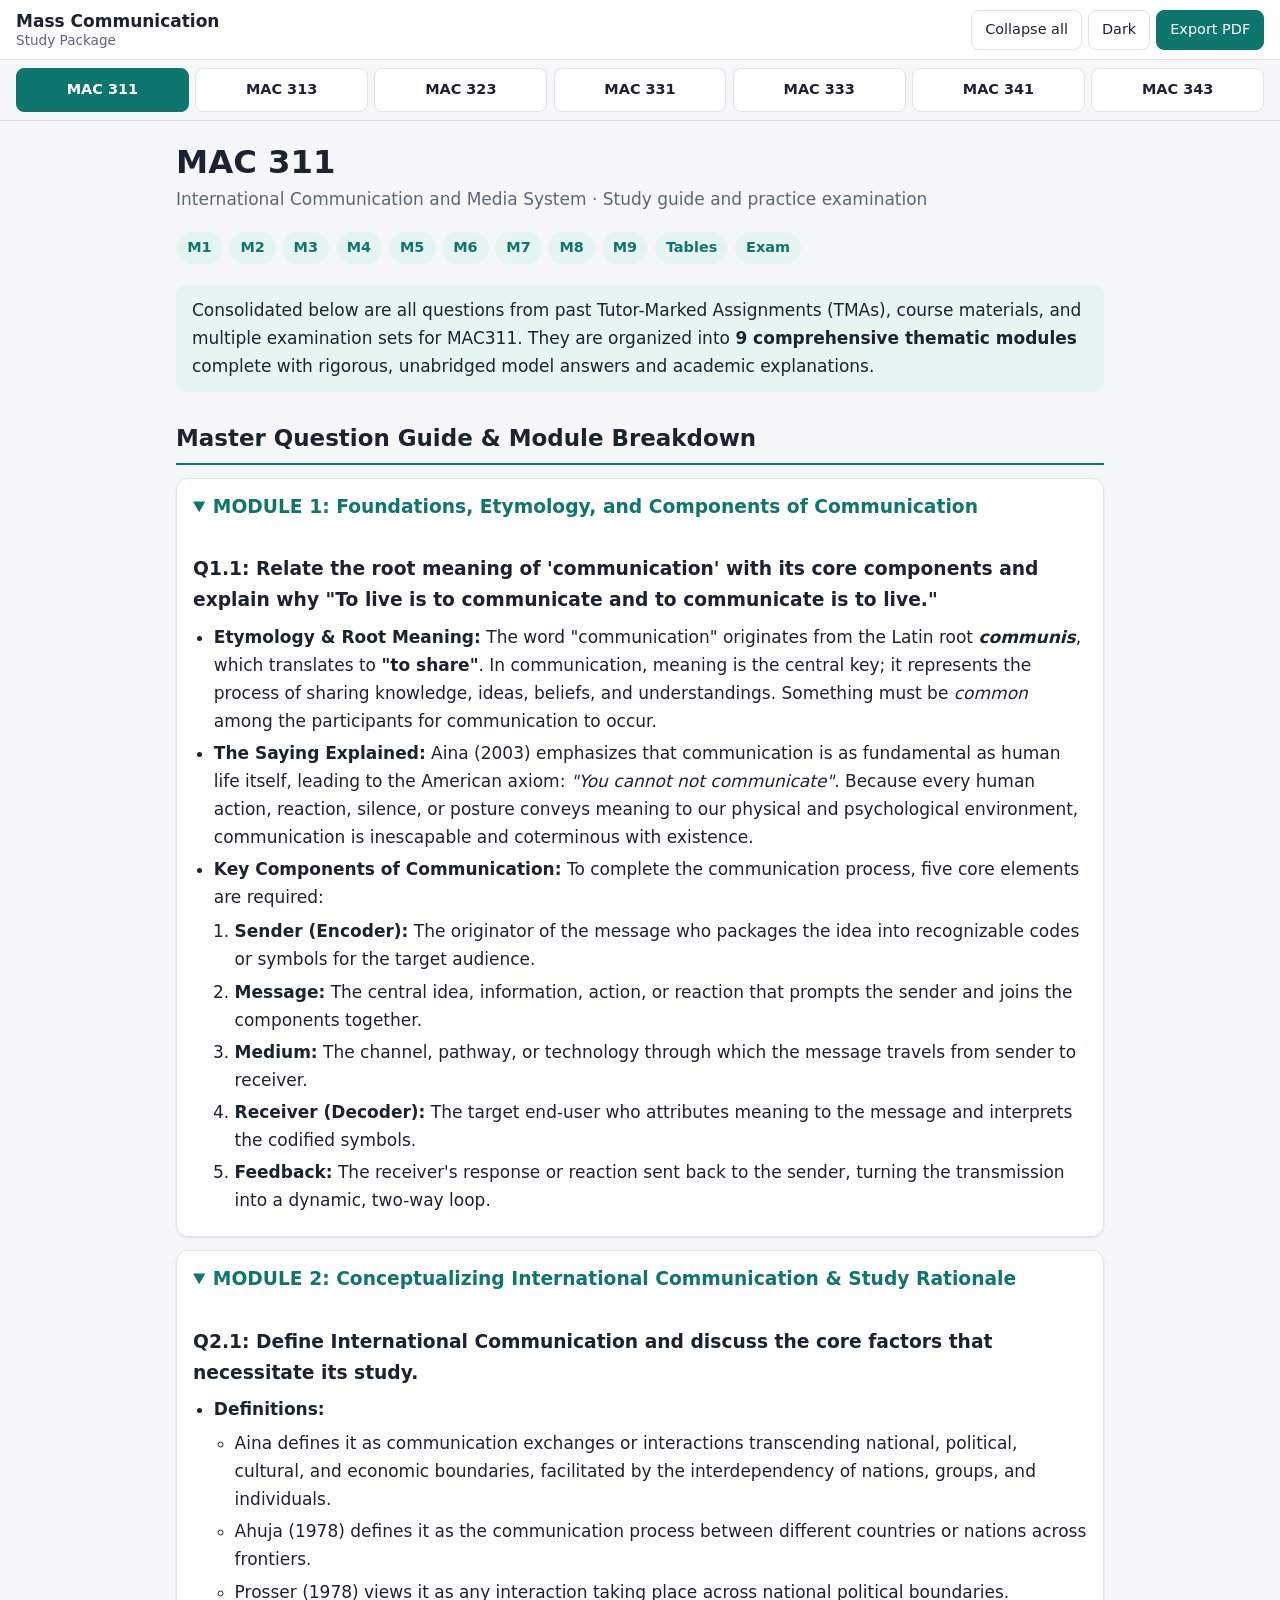
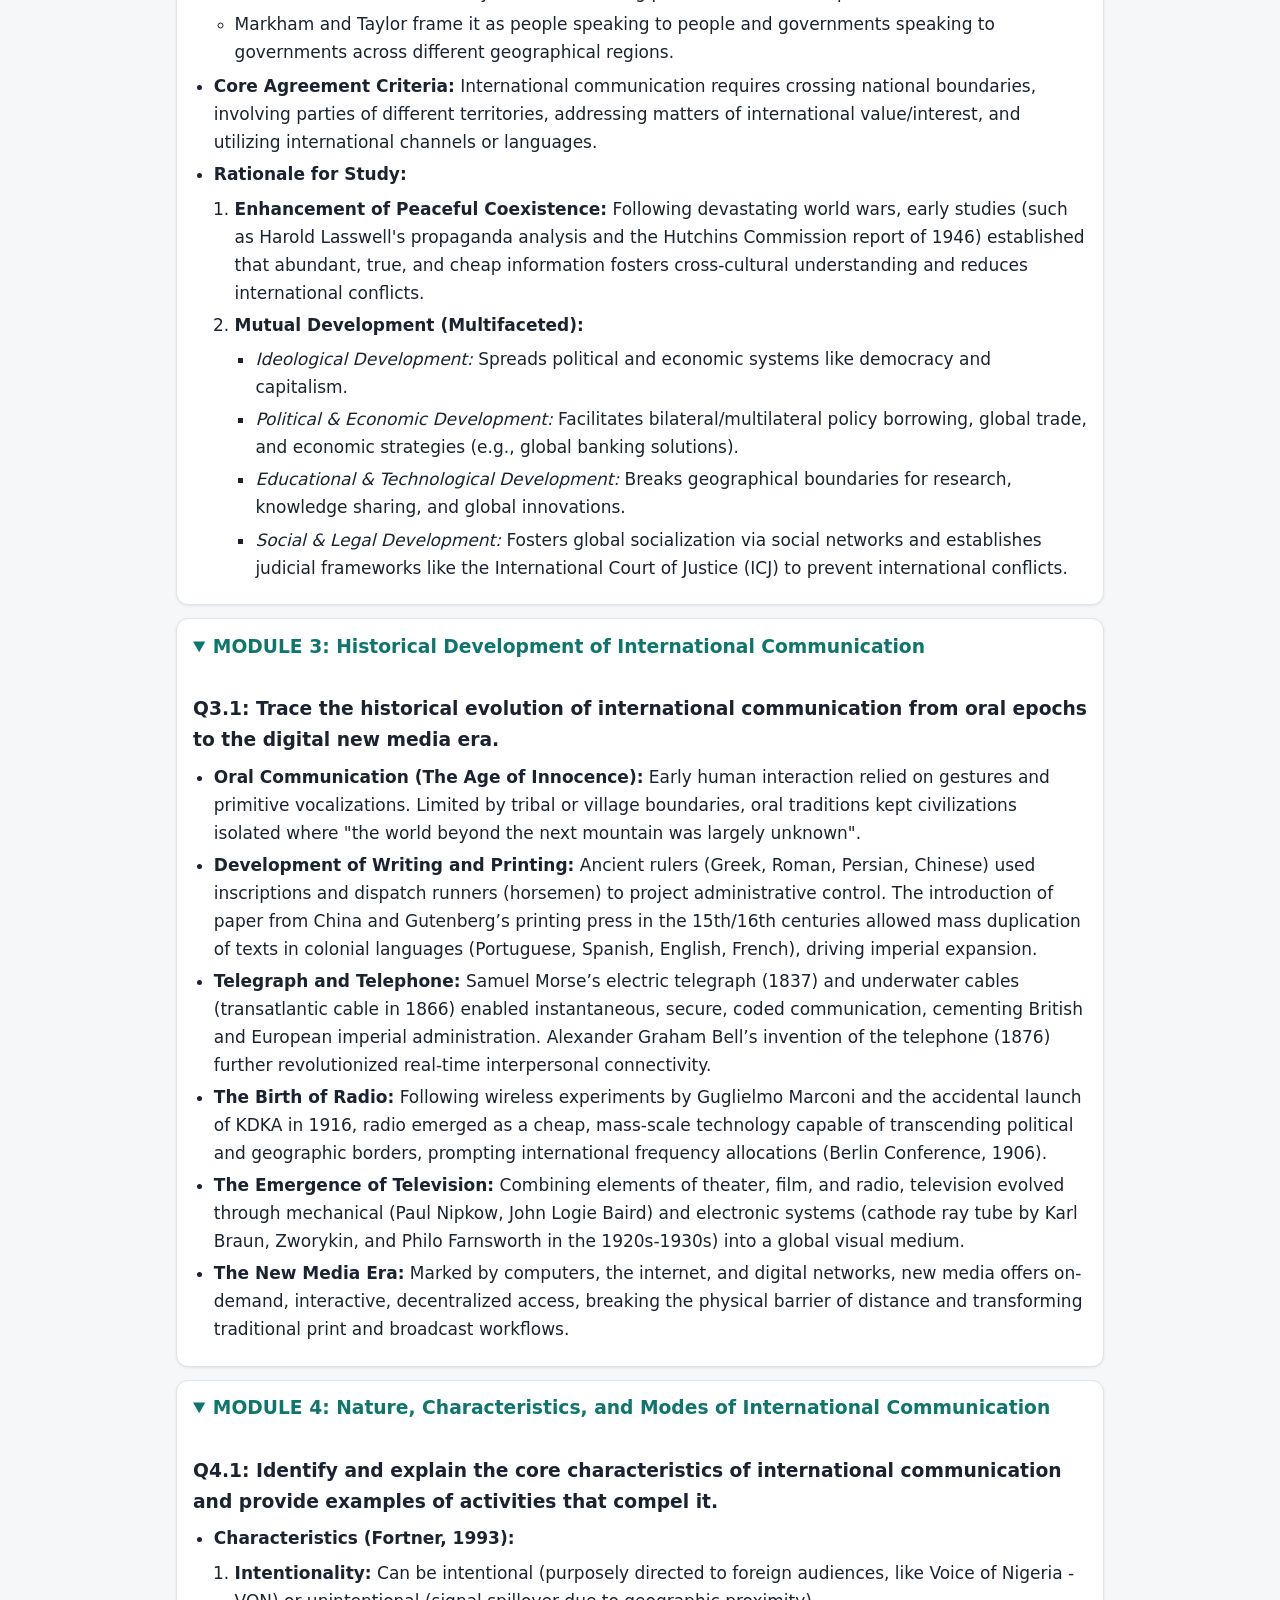
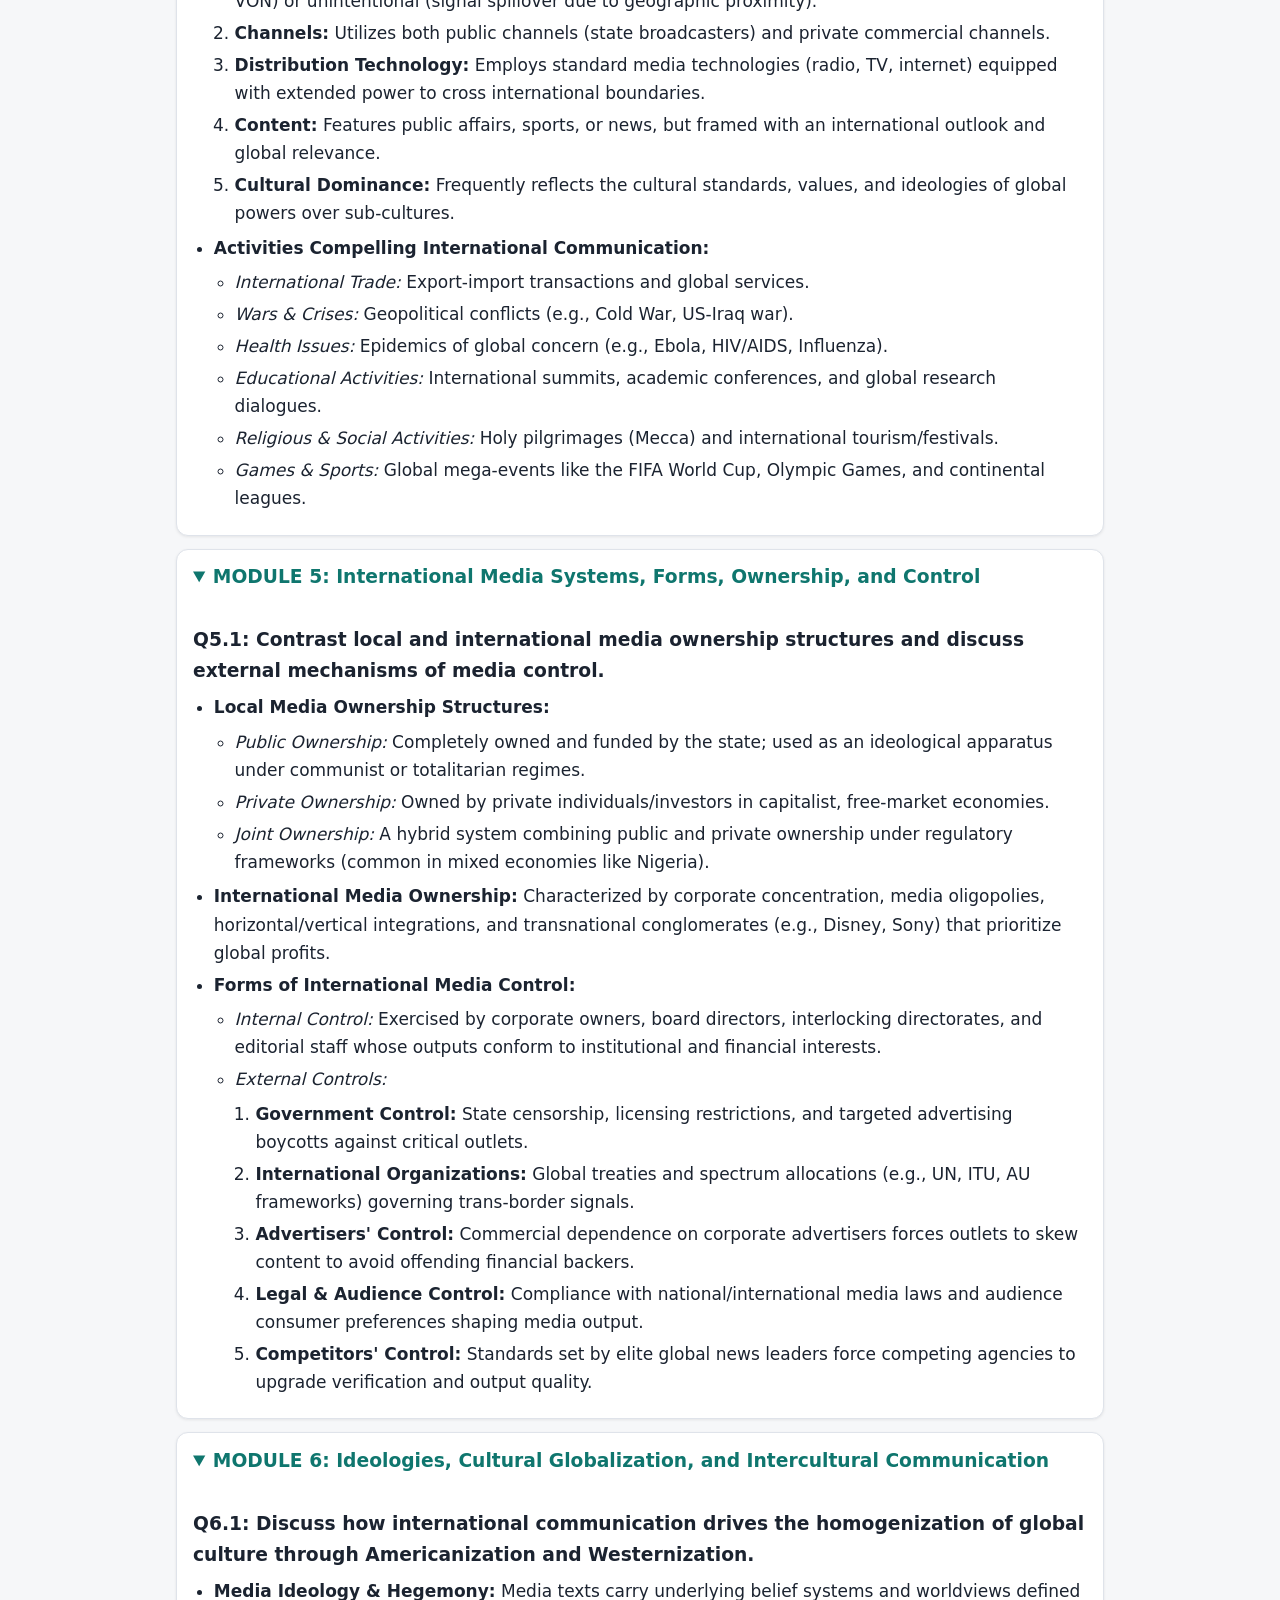
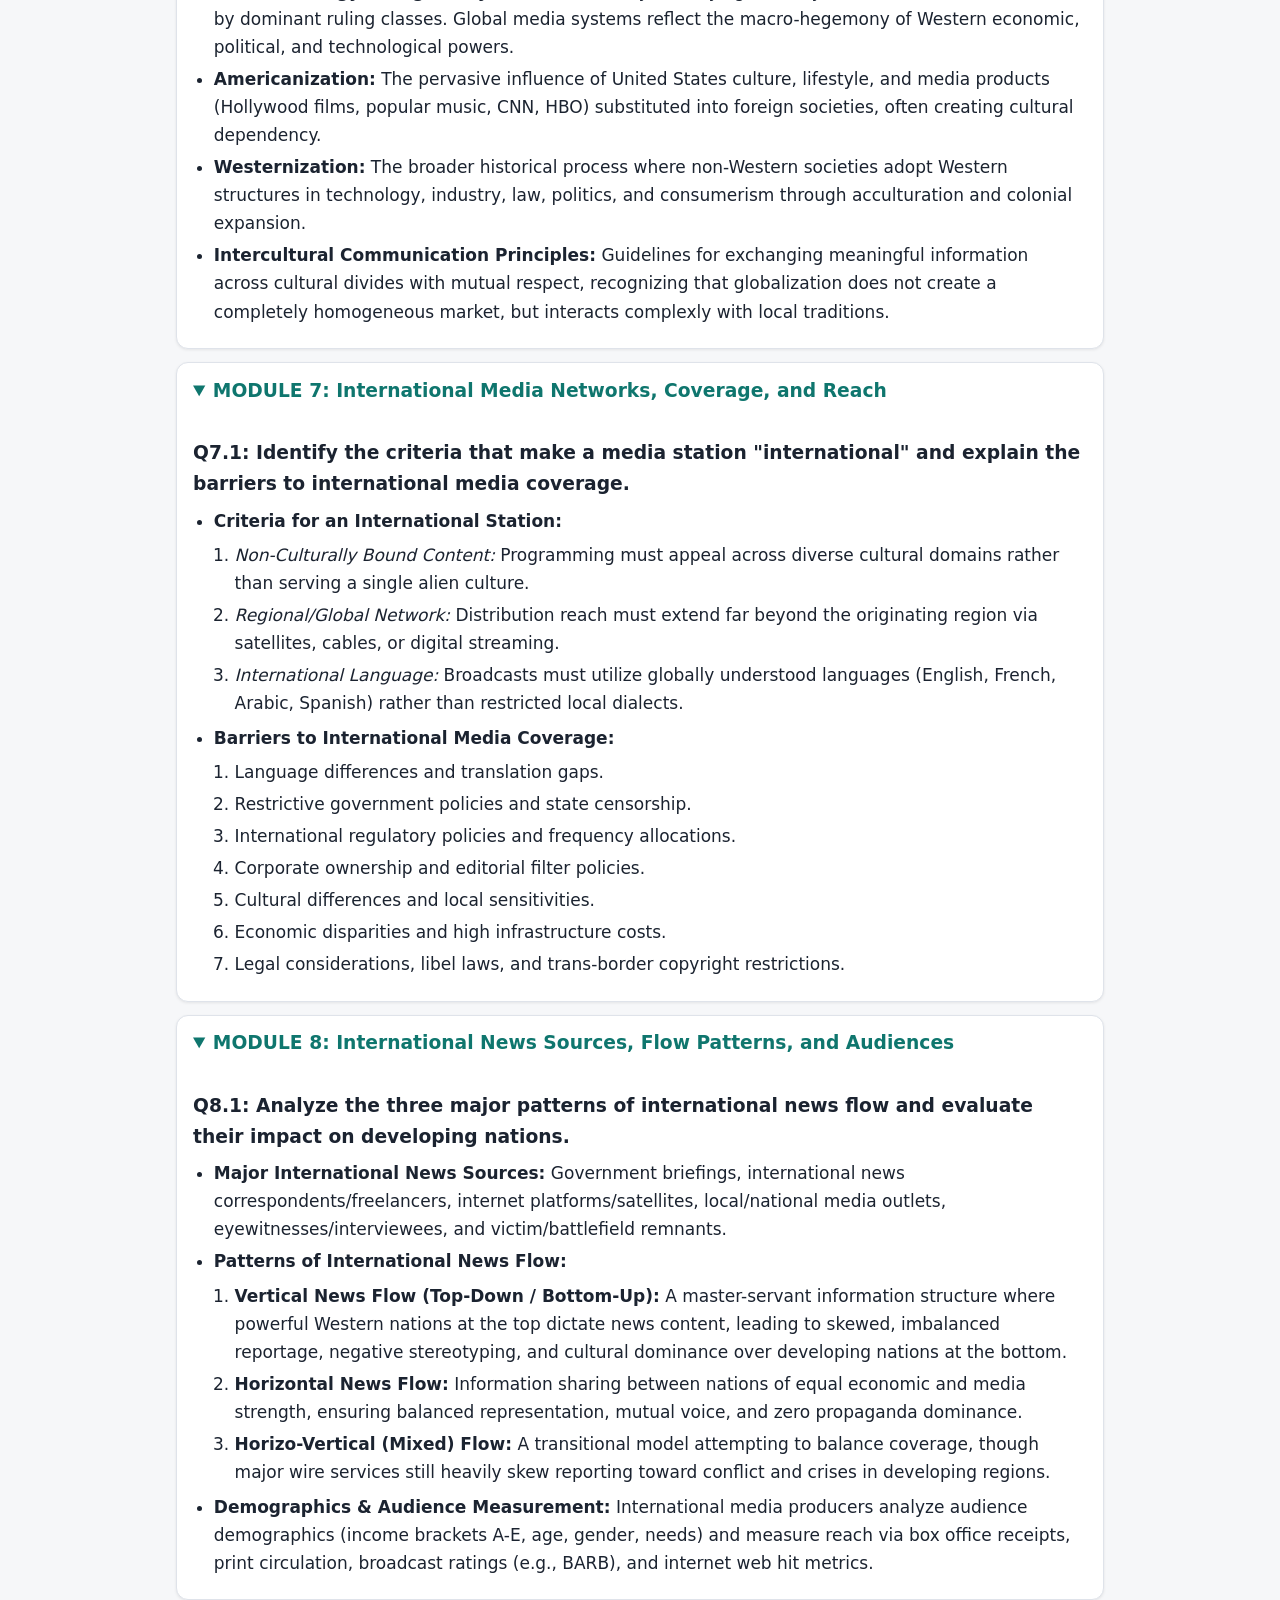
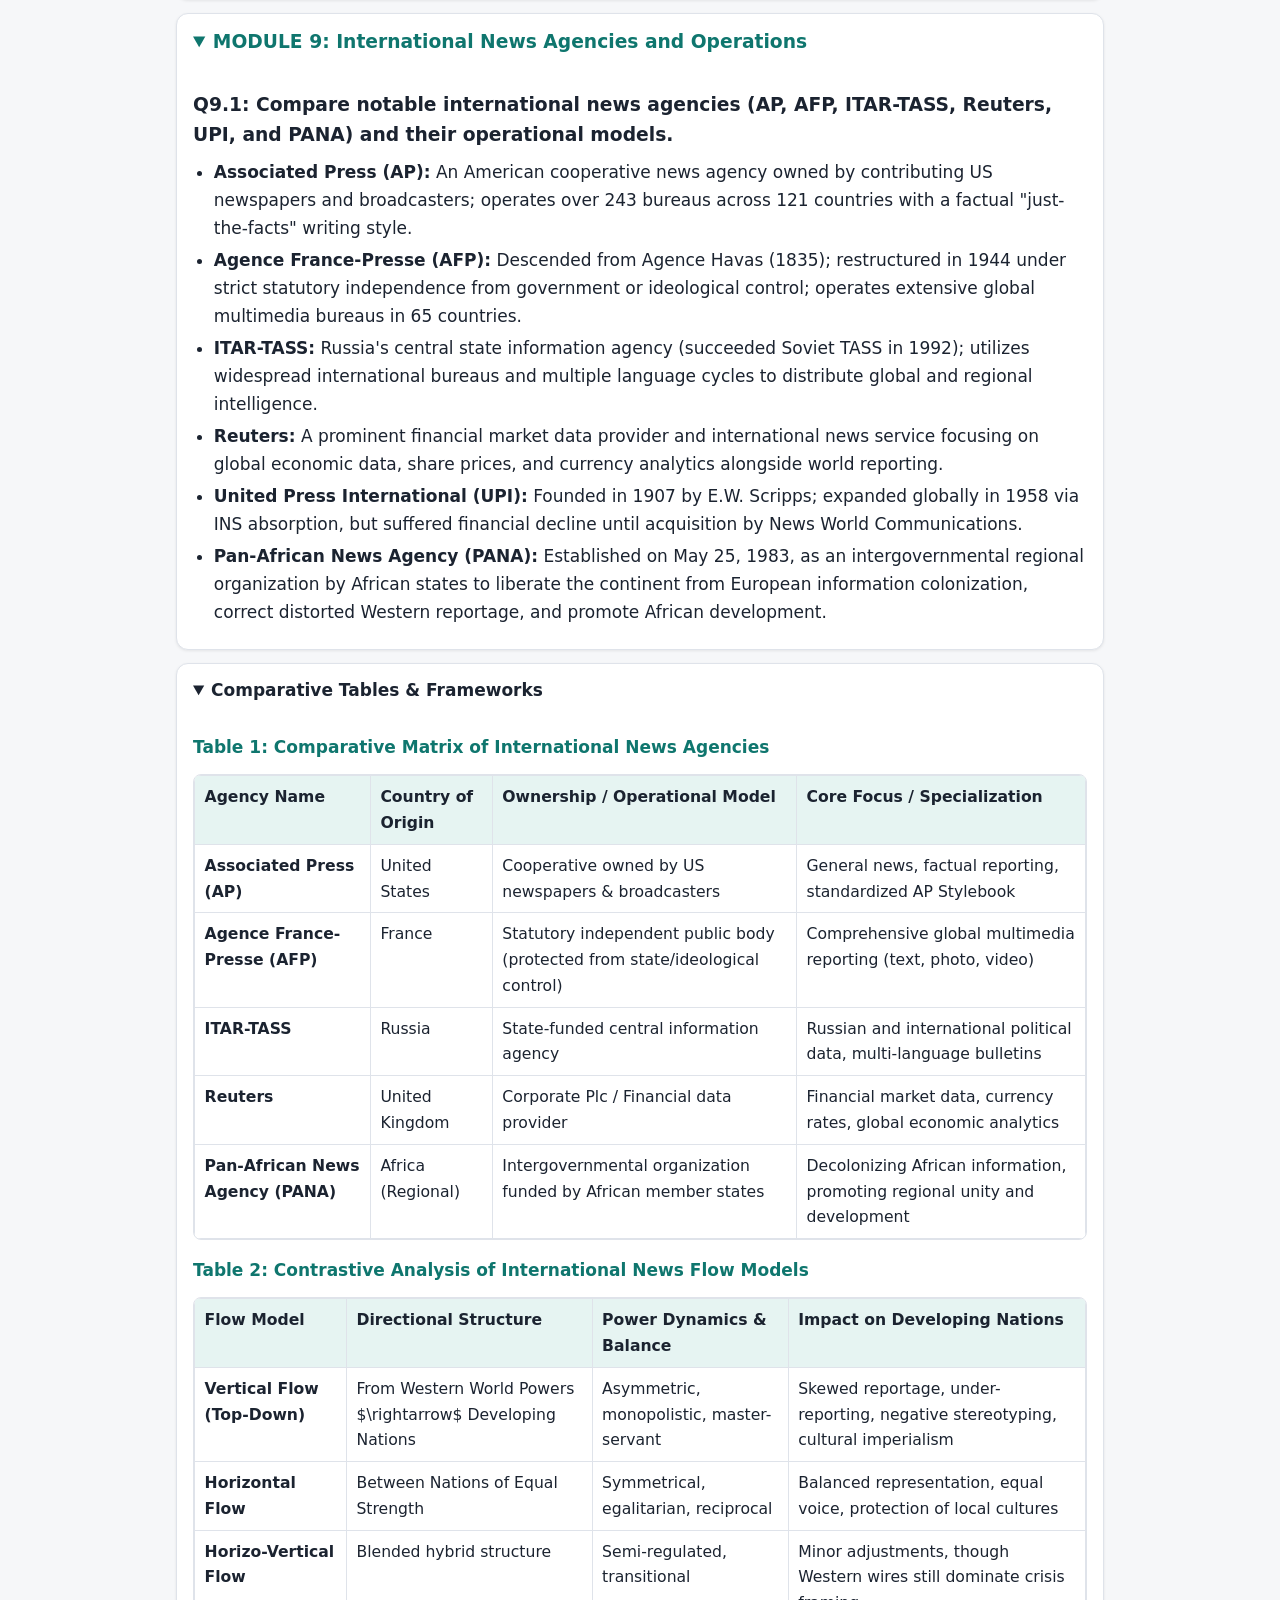
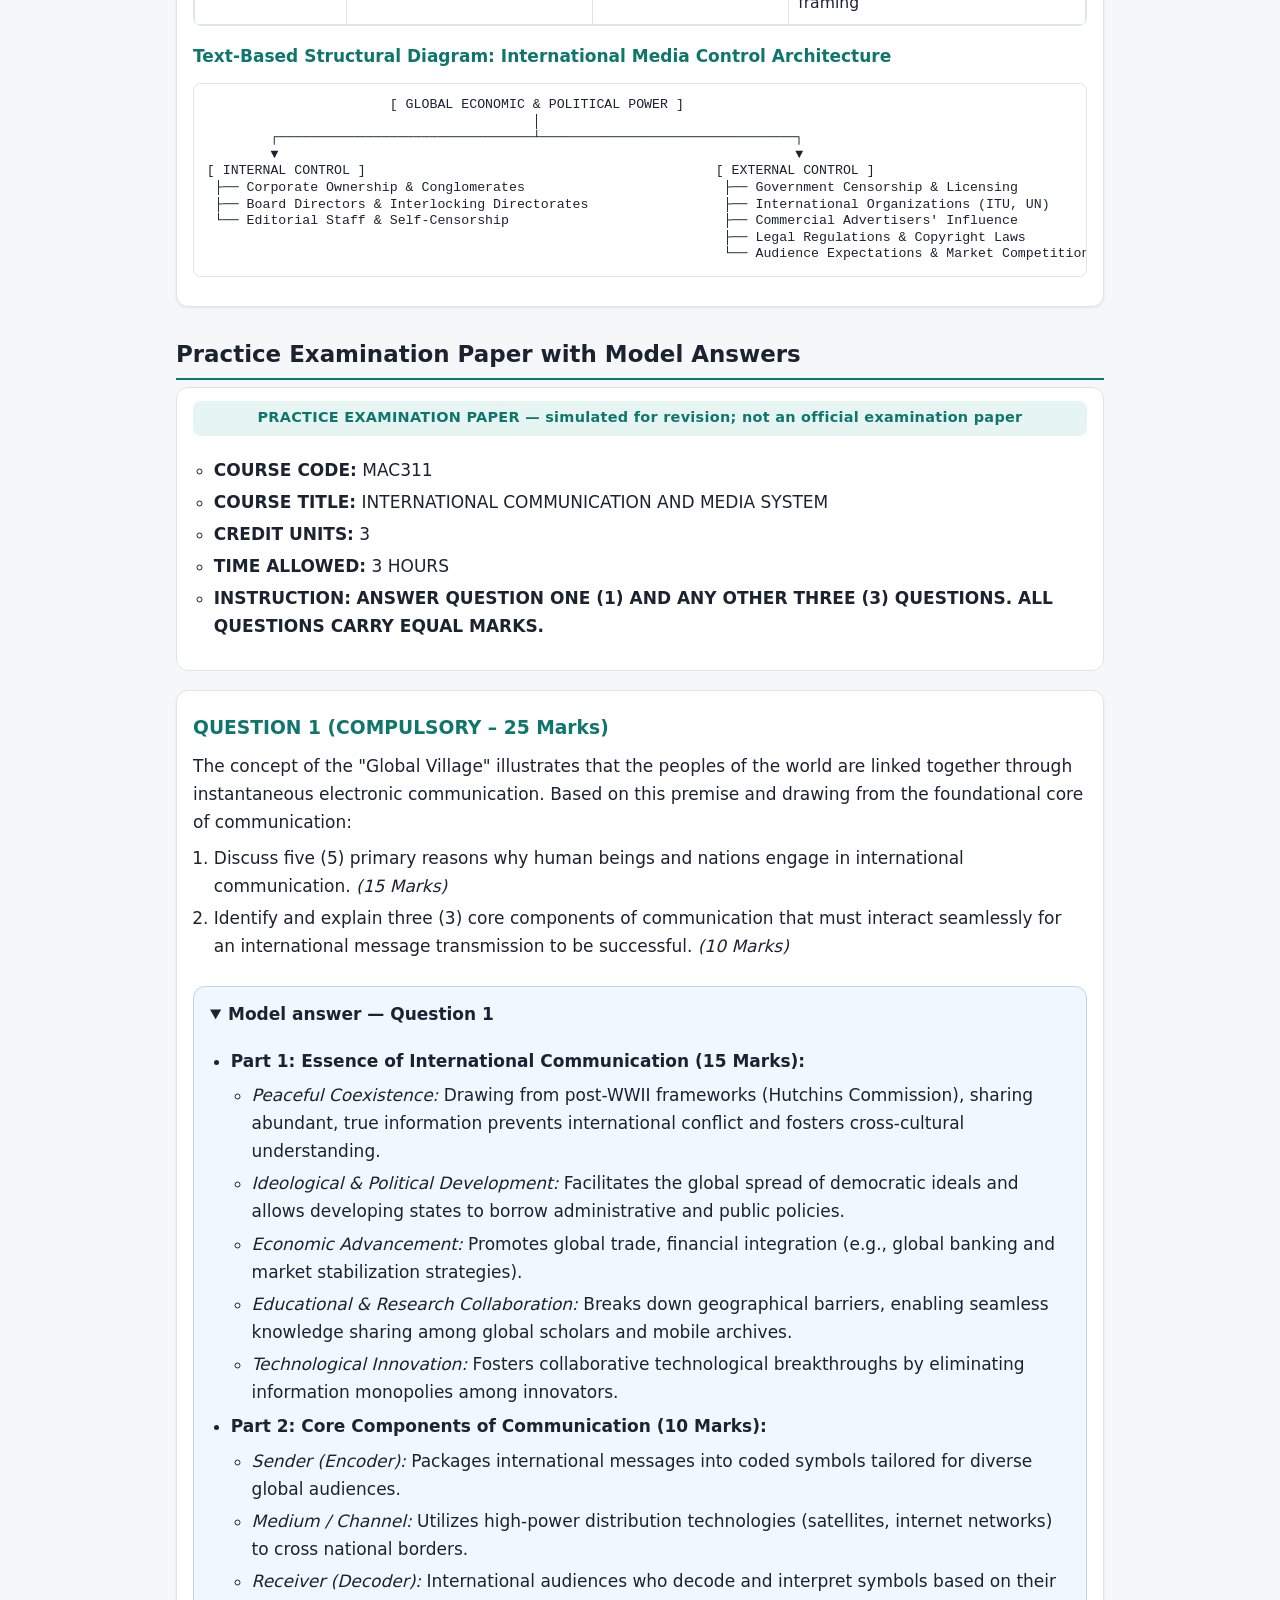
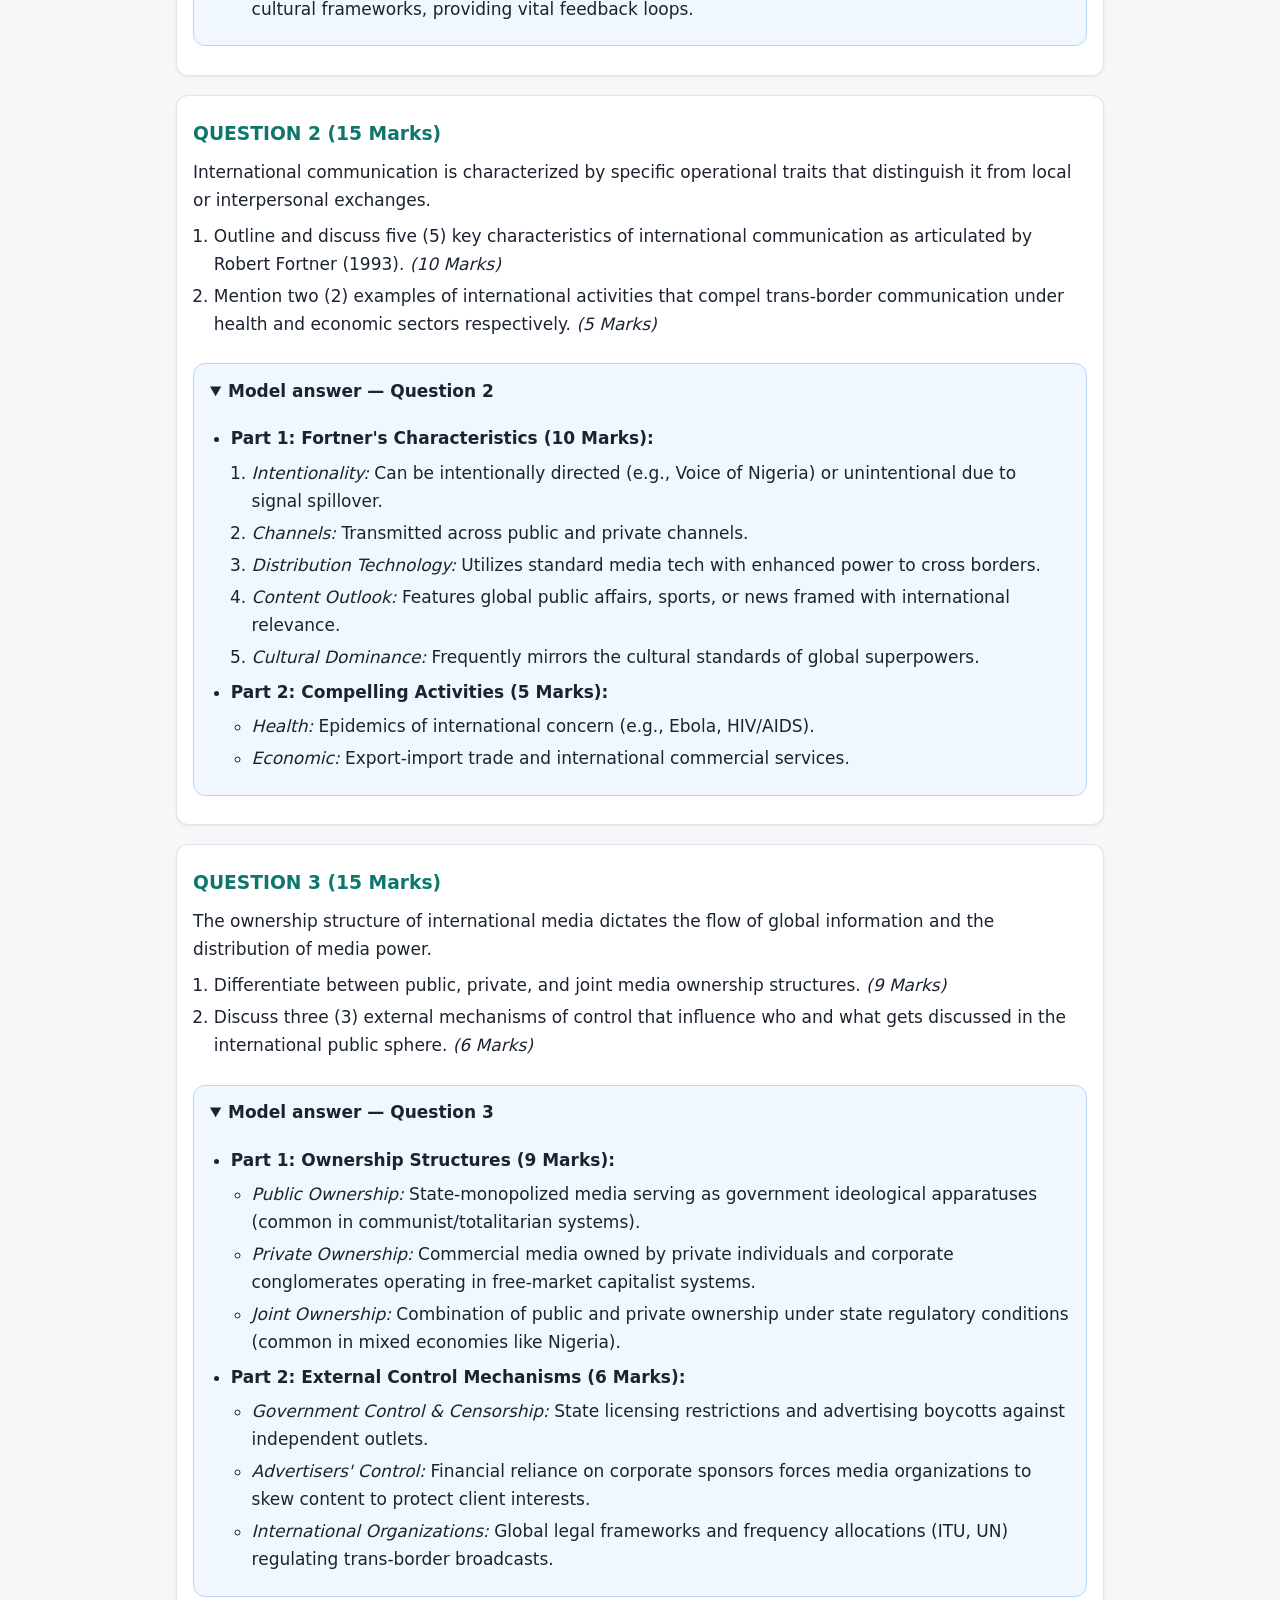
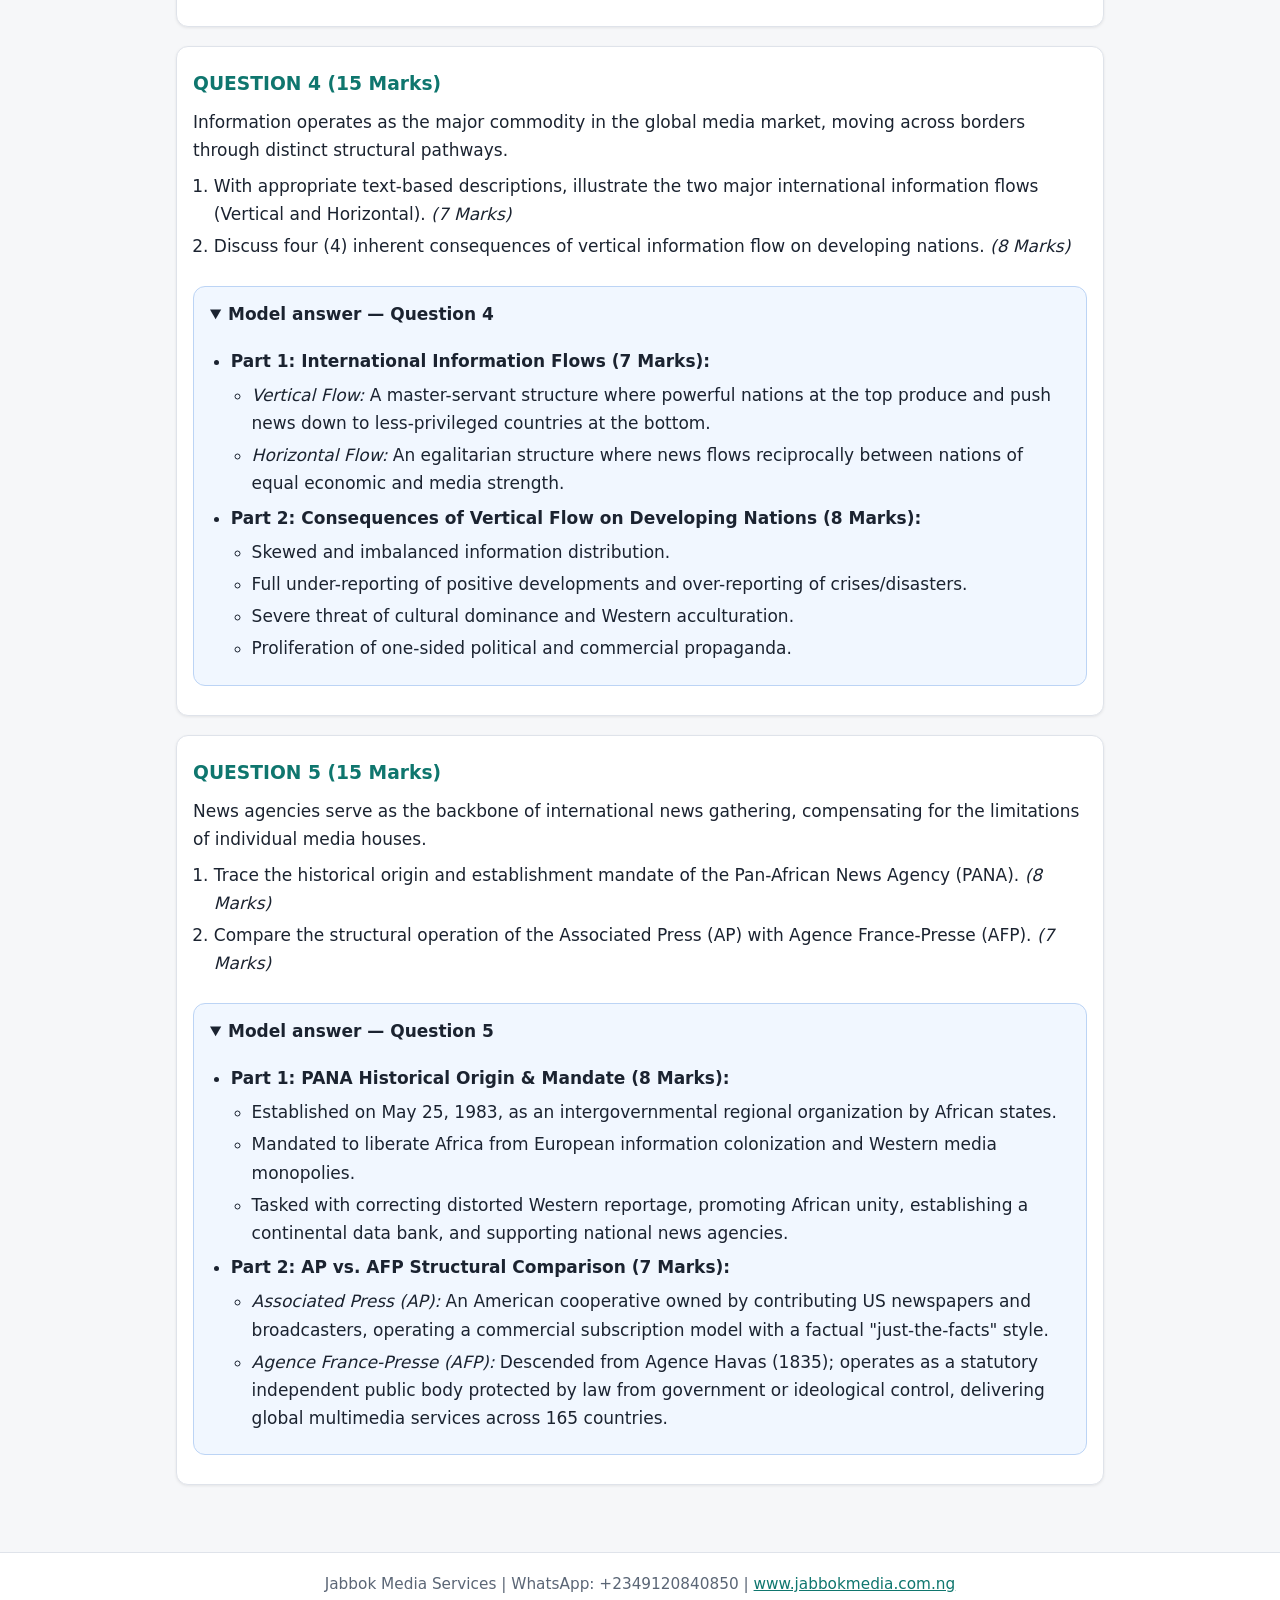
<file: public/assets/aistudio/MAC_Study_Package__311__313__323__331__333__341__343__1__83b5ff3f.html>
<!DOCTYPE html>
<html lang="en"><head><meta charset="utf-8">
<meta name="viewport" content="width=device-width,initial-scale=1">
<title>MAC Study Package: 311, 313, 323, 331, 333, 341, 343</title>
<style>:root{--bg:#f6f7f9;--card:#fff;--tx:#1b2330;--mu:#5b6676;--bd:#dfe3ea;--ac:#0f766e;--ac2:#e6f4f2;--ans:#f1f7ff;--ansb:#bcd4f5;--sh:0 1px 3px rgba(0,0,0,.08)}
[data-theme=dark]{--bg:#0f141b;--card:#171e28;--tx:#e6eaf0;--mu:#9aa6b6;--bd:#2a3442;--ac:#4fd1c5;--ac2:#10302d;--ans:#142234;--ansb:#2b4a73;--sh:none}
*{box-sizing:border-box}
html{scroll-behavior:smooth;scroll-padding-top:7.5rem;-webkit-text-size-adjust:100%}
body{margin:0;background:var(--bg);color:var(--tx);font:clamp(15px,1.6vw + 11px,17px)/1.65 system-ui,-apple-system,"Segoe UI",Roboto,sans-serif}
a{color:var(--ac)}
.top{position:sticky;top:0;z-index:20;display:flex;flex-wrap:wrap;gap:.5rem;align-items:center;justify-content:space-between;padding:.6rem 1rem;background:var(--card);border-bottom:1px solid var(--bd)}
.brand{display:flex;flex-direction:column;line-height:1.2}.brand span{font-size:.8em;color:var(--mu)}
.ctl{display:flex;gap:.4rem;flex-wrap:wrap}
button{font:inherit;font-size:.85em;padding:.45rem .8rem;border:1px solid var(--bd);border-radius:8px;background:var(--card);color:var(--tx);cursor:pointer}
button.primary{background:var(--ac);color:#fff;border-color:var(--ac)}[data-theme=dark] button.primary{color:#06201d}
.tabs{position:sticky;top:3.6rem;z-index:15;display:flex;gap:.4rem;padding:.5rem 1rem;background:var(--bg);overflow-x:auto;border-bottom:1px solid var(--bd)}
.tabs button{flex:1 0 auto;font-weight:600;padding:.55rem 1rem}
.tabs button[aria-selected=true]{background:var(--ac);color:#fff;border-color:var(--ac)}[data-theme=dark] .tabs button[aria-selected=true]{color:#06201d}
main{max-width:60rem;margin:0 auto;padding:1rem}
.panel{display:none}.panel.active{display:block}
.phead h1{margin:.4rem 0 0;font-size:1.9em;line-height:1.2}.phead p{margin:.2rem 0 1rem;color:var(--mu)}
.jump{display:flex;gap:.4rem;overflow-x:auto;padding:.2rem 0 .8rem;margin-bottom:.5rem}
.jump a{flex:0 0 auto;padding:.25rem .7rem;border-radius:99px;background:var(--ac2);text-decoration:none;font-size:.85em;font-weight:600}
.note{background:var(--ac2);border-radius:10px;padding:.2rem 1rem;margin:0 0 1rem}
details{background:var(--card);border:1px solid var(--bd);border-radius:12px;margin:.8rem 0;box-shadow:var(--sh)}
summary{cursor:pointer;padding:.8rem 1rem;font-weight:700;list-style-position:inside}
details>.body,details>.guide{padding:0 1rem 1rem}
details.mod>summary{font-size:1.1em;color:var(--ac)}
.st{font-size:1.35em;margin:1.8rem 0 .4rem;padding-bottom:.3rem;border-bottom:2px solid var(--ac)}
h3{font-size:1.1em;margin:1.2rem 0 .4rem}h4{font-size:1em;margin:1rem 0 .3rem;color:var(--ac)}
p{margin:.5rem 0}ul,ol{padding-left:1.3rem;margin:.4rem 0}li{margin:.25rem 0}
li>p{margin:.15rem 0}
.guide>div>ul>li>p:first-child{margin-top:.5rem}
.tw{overflow-x:auto;margin:.8rem 0;border:1px solid var(--bd);border-radius:8px}
table{border-collapse:collapse;width:100%;min-width:34rem;font-size:.92em}
th,td{border:1px solid var(--bd);padding:.5rem .6rem;text-align:left;vertical-align:top}th{background:var(--ac2)}
blockquote{margin:.6rem 0;padding:.2rem 1rem;border-left:4px solid var(--ac);background:var(--ac2);border-radius:0 8px 8px 0}
pre.org{overflow-x:auto;background:var(--card);border:1px solid var(--bd);border-radius:8px;padding:.8rem;font:.78em/1.25 ui-monospace,Menlo,Consolas,monospace}
.exam-head{background:var(--card);border:1px solid var(--bd);border-radius:12px;padding:.6rem 1rem;text-align:center}
.exam-head p.pb{margin:.2rem 0 .6rem;padding:.35rem .6rem;border-radius:8px;background:var(--ac2);color:var(--ac);font-size:.85em;font-weight:700;letter-spacing:.02em}
.exam-head p.eh{margin:.15rem 0;font-weight:700}.exam-head ul.eh{list-style:none;padding:0;text-align:left;display:grid;gap:.1rem;margin:.6rem 0}
.qa{margin:1.2rem 0;border:1px solid var(--bd);border-radius:12px;background:var(--card);padding:.2rem 1rem 1rem;box-shadow:var(--sh)}
.qa>h3{color:var(--ac)}
.q{padding-bottom:.4rem}
details.ans{background:var(--ans);border-color:var(--ansb);box-shadow:none}
.foot{margin:2rem 0 0;padding:1.2rem 1rem;text-align:center;font-size:.9em;color:var(--mu);border-top:1px solid var(--bd);background:var(--card)}
@media(max-width:520px){main{padding:.6rem}.top{padding:.5rem .6rem}.tabs{top:5.6rem}html{scroll-padding-top:10rem}}
@media print{
:root,[data-theme=dark]{--bg:#fff;--card:#fff;--tx:#000;--mu:#333;--bd:#bbb;--ac:#0b4f4a;--ac2:#eef3f3;--ans:#fff;--ansb:#999;--sh:none}
@page{margin:14mm}
body{font-size:10.5pt;line-height:1.45;background:#fff}
.top,.tabs,.jump{display:none!important}
.panel,.panel.active{display:none!important}.panel.active{display:block!important}
main{max-width:none;padding:0}
summary{list-style:none;padding:.3rem 0}summary::-webkit-details-marker{display:none}
details,.qa{box-shadow:none;border-color:#bbb}
details>.body,details>.guide{padding:0 .6rem .6rem}
.tw{overflow:visible;border:0}table{min-width:0;font-size:9.5pt}
pre.org{overflow:visible;font-size:6.5pt;white-space:pre}
tr,li,h3,h4,.exam-head,.q{break-inside:avoid}h2,h3,h4,summary{break-after:avoid}
.qa{break-inside:auto}
a{color:#000;text-decoration:none}
.foot{display:block;margin-top:1rem;border-top:1px solid #000;color:#000;background:#fff}
.foot a{text-decoration:none}
}
</style></head><body>
<header class="top"><div class="brand"><strong>Mass Communication</strong><span>Study Package</span></div>
<div class="ctl"><button id="exp" type="button" title="Expand or collapse all sections">Collapse all</button><button id="th" type="button" aria-label="Toggle dark or light mode">Dark</button><button id="pr" type="button" class="primary">Export PDF</button></div></header>
<nav class="tabs" role="tablist" aria-label="Courses"><button role="tab" id="t-mac311" aria-controls="mac311" aria-selected="true" data-t="mac311">MAC 311</button>
<button role="tab" id="t-mac313" aria-controls="mac313" aria-selected="false" data-t="mac313">MAC 313</button>
<button role="tab" id="t-mac323" aria-controls="mac323" aria-selected="false" data-t="mac323">MAC 323</button>
<button role="tab" id="t-mac331" aria-controls="mac331" aria-selected="false" data-t="mac331">MAC 331</button>
<button role="tab" id="t-mac333" aria-controls="mac333" aria-selected="false" data-t="mac333">MAC 333</button>
<button role="tab" id="t-mac341" aria-controls="mac341" aria-selected="false" data-t="mac341">MAC 341</button>
<button role="tab" id="t-mac343" aria-controls="mac343" aria-selected="false" data-t="mac343">MAC 343</button></nav>
<main><section class="panel active" id="mac311" role="tabpanel" aria-labelledby="t-mac311" data-title="MAC 311 - International Communication and Media System"><div class="phead"><h1>MAC 311</h1><p>International Communication and Media System &middot; Study guide and practice examination</p></div><nav class="jump" aria-label="Jump to section"><a href="#mac311-m1">M1</a><a href="#mac311-m2">M2</a><a href="#mac311-m3">M3</a><a href="#mac311-m4">M4</a><a href="#mac311-m5">M5</a><a href="#mac311-m6">M6</a><a href="#mac311-m7">M7</a><a href="#mac311-m8">M8</a><a href="#mac311-m9">M9</a><a href="#mac311-tables">Tables</a><a href="#mac311-exam">Exam</a></nav><div class="note"><p>Consolidated below are all questions from past Tutor-Marked Assignments (TMAs), course materials, and multiple examination sets for MAC311. They are organized into <strong>9 comprehensive thematic modules</strong> complete with rigorous, unabridged model answers and academic explanations.</p></div>
<h2 class="st">Master Question Guide &amp; Module Breakdown</h2>
<details class="mod" id="mac311-m1" open><summary>MODULE 1: Foundations, Etymology, and Components of Communication</summary><div class="body"><h3>Q1.1: Relate the root meaning of &#x27;communication&#x27; with its core components and explain why &quot;To live is to communicate and to communicate is to live.&quot;</h3>
<ul>
<li><p><strong>Etymology &amp; Root Meaning:</strong> The word "communication" originates from the Latin root <em><strong>communis</strong></em>, which translates to <strong>"to share"</strong>. In communication, meaning is the central key; it represents the process of sharing knowledge, ideas, beliefs, and understandings. Something must be <em>common</em> among the participants for communication to occur.</p></li>
<li><p><strong>The Saying Explained:</strong> Aina (2003) emphasizes that communication is as fundamental as human life itself, leading to the American axiom: <em>"You cannot not communicate"</em>. Because every human action, reaction, silence, or posture conveys meaning to our physical and psychological environment, communication is inescapable and coterminous with existence.</p></li>
<li><p><strong>Key Components of Communication:</strong> To complete the communication process, five core elements are required:</p>
<ol type="1">
<li><p><strong>Sender (Encoder):</strong> The originator of the message who packages the idea into recognizable codes or symbols for the target audience.</p></li>
<li><p><strong>Message:</strong> The central idea, information, action, or reaction that prompts the sender and joins the components together.</p></li>
<li><p><strong>Medium:</strong> The channel, pathway, or technology through which the message travels from sender to receiver.</p></li>
<li><p><strong>Receiver (Decoder):</strong> The target end-user who attributes meaning to the message and interprets the codified symbols.</p></li>
<li><p><strong>Feedback:</strong> The receiver's response or reaction sent back to the sender, turning the transmission into a dynamic, two-way loop.</p></li>
</ol></li>
</ul></div></details>
<details class="mod" id="mac311-m2" open><summary>MODULE 2: Conceptualizing International Communication &amp; Study Rationale</summary><div class="body"><h3>Q2.1: Define International Communication and discuss the core factors that necessitate its study.</h3>
<ul>
<li><p><strong>Definitions:</strong></p>
<ul>
<li><p>Aina defines it as communication exchanges or interactions transcending national, political, cultural, and economic boundaries, facilitated by the interdependency of nations, groups, and individuals.</p></li>
<li><p>Ahuja (1978) defines it as the communication process between different countries or nations across frontiers.</p></li>
<li><p>Prosser (1978) views it as any interaction taking place across national political boundaries.</p></li>
<li><p>Markham and Taylor frame it as people speaking to people and governments speaking to governments across different geographical regions.</p></li>
</ul></li>
<li><p><strong>Core Agreement Criteria:</strong> International communication requires crossing national boundaries, involving parties of different territories, addressing matters of international value/interest, and utilizing international channels or languages.</p></li>
<li><p><strong>Rationale for Study:</strong></p>
<ol type="1">
<li><p><strong>Enhancement of Peaceful Coexistence:</strong> Following devastating world wars, early studies (such as Harold Lasswell's propaganda analysis and the Hutchins Commission report of 1946) established that abundant, true, and cheap information fosters cross-cultural understanding and reduces international conflicts.</p></li>
<li><p><strong>Mutual Development (Multifaceted):</strong></p>
<ul>
<li><p><em>Ideological Development:</em> Spreads political and economic systems like democracy and capitalism.</p></li>
<li><p><em>Political &amp; Economic Development:</em> Facilitates bilateral/multilateral policy borrowing, global trade, and economic strategies (e.g., global banking solutions).</p></li>
<li><p><em>Educational &amp; Technological Development:</em> Breaks geographical boundaries for research, knowledge sharing, and global innovations.</p></li>
<li><p><em>Social &amp; Legal Development:</em> Fosters global socialization via social networks and establishes judicial frameworks like the International Court of Justice (ICJ) to prevent international conflicts.</p></li>
</ul></li>
</ol></li>
</ul></div></details>
<details class="mod" id="mac311-m3" open><summary>MODULE 3: Historical Development of International Communication</summary><div class="body"><h3>Q3.1: Trace the historical evolution of international communication from oral epochs to the digital new media era.</h3>
<ul>
<li><p><strong>Oral Communication (The Age of Innocence):</strong> Early human interaction relied on gestures and primitive vocalizations. Limited by tribal or village boundaries, oral traditions kept civilizations isolated where "the world beyond the next mountain was largely unknown".</p></li>
<li><p><strong>Development of Writing and Printing:</strong> Ancient rulers (Greek, Roman, Persian, Chinese) used inscriptions and dispatch runners (horsemen) to project administrative control. The introduction of paper from China and Gutenberg’s printing press in the 15th/16th centuries allowed mass duplication of texts in colonial languages (Portuguese, Spanish, English, French), driving imperial expansion.</p></li>
<li><p><strong>Telegraph and Telephone:</strong> Samuel Morse’s electric telegraph (1837) and underwater cables (transatlantic cable in 1866) enabled instantaneous, secure, coded communication, cementing British and European imperial administration. Alexander Graham Bell’s invention of the telephone (1876) further revolutionized real-time interpersonal connectivity.</p></li>
<li><p><strong>The Birth of Radio:</strong> Following wireless experiments by Guglielmo Marconi and the accidental launch of KDKA in 1916, radio emerged as a cheap, mass-scale technology capable of transcending political and geographic borders, prompting international frequency allocations (Berlin Conference, 1906).</p></li>
<li><p><strong>The Emergence of Television:</strong> Combining elements of theater, film, and radio, television evolved through mechanical (Paul Nipkow, John Logie Baird) and electronic systems (cathode ray tube by Karl Braun, Zworykin, and Philo Farnsworth in the 1920s-1930s) into a global visual medium.</p></li>
<li><p><strong>The New Media Era:</strong> Marked by computers, the internet, and digital networks, new media offers on-demand, interactive, decentralized access, breaking the physical barrier of distance and transforming traditional print and broadcast workflows.</p></li>
</ul></div></details>
<details class="mod" id="mac311-m4" open><summary>MODULE 4: Nature, Characteristics, and Modes of International Communication</summary><div class="body"><h3>Q4.1: Identify and explain the core characteristics of international communication and provide examples of activities that compel it.</h3>
<ul>
<li><p><strong>Characteristics (Fortner, 1993):</strong></p>
<ol type="1">
<li><p><strong>Intentionality:</strong> Can be intentional (purposely directed to foreign audiences, like Voice of Nigeria - VON) or unintentional (signal spillover due to geographic proximity).</p></li>
<li><p><strong>Channels:</strong> Utilizes both public channels (state broadcasters) and private commercial channels.</p></li>
<li><p><strong>Distribution Technology:</strong> Employs standard media technologies (radio, TV, internet) equipped with extended power to cross international boundaries.</p></li>
<li><p><strong>Content:</strong> Features public affairs, sports, or news, but framed with an international outlook and global relevance.</p></li>
<li><p><strong>Cultural Dominance:</strong> Frequently reflects the cultural standards, values, and ideologies of global powers over sub-cultures.</p></li>
</ol></li>
<li><p><strong>Activities Compelling International Communication:</strong></p>
<ul>
<li><p><em>International Trade:</em> Export-import transactions and global services.</p></li>
<li><p><em>Wars &amp; Crises:</em> Geopolitical conflicts (e.g., Cold War, US-Iraq war).</p></li>
<li><p><em>Health Issues:</em> Epidemics of global concern (e.g., Ebola, HIV/AIDS, Influenza).</p></li>
<li><p><em>Educational Activities:</em> International summits, academic conferences, and global research dialogues.</p></li>
<li><p><em>Religious &amp; Social Activities:</em> Holy pilgrimages (Mecca) and international tourism/festivals.</p></li>
<li><p><em>Games &amp; Sports:</em> Global mega-events like the FIFA World Cup, Olympic Games, and continental leagues.</p></li>
</ul></li>
</ul></div></details>
<details class="mod" id="mac311-m5" open><summary>MODULE 5: International Media Systems, Forms, Ownership, and Control</summary><div class="body"><h3>Q5.1: Contrast local and international media ownership structures and discuss external mechanisms of media control.</h3>
<ul>
<li><p><strong>Local Media Ownership Structures:</strong></p>
<ul>
<li><p><em>Public Ownership:</em> Completely owned and funded by the state; used as an ideological apparatus under communist or totalitarian regimes.</p></li>
<li><p><em>Private Ownership:</em> Owned by private individuals/investors in capitalist, free-market economies.</p></li>
<li><p><em>Joint Ownership:</em> A hybrid system combining public and private ownership under regulatory frameworks (common in mixed economies like Nigeria).</p></li>
</ul></li>
<li><p><strong>International Media Ownership:</strong> Characterized by corporate concentration, media oligopolies, horizontal/vertical integrations, and transnational conglomerates (e.g., Disney, Sony) that prioritize global profits.</p></li>
<li><p><strong>Forms of International Media Control:</strong></p>
<ul>
<li><p><em>Internal Control:</em> Exercised by corporate owners, board directors, interlocking directorates, and editorial staff whose outputs conform to institutional and financial interests.</p></li>
<li><p><em>External Controls:</em></p>
<ol type="1">
<li><p><strong>Government Control:</strong> State censorship, licensing restrictions, and targeted advertising boycotts against critical outlets.</p></li>
<li><p><strong>International Organizations:</strong> Global treaties and spectrum allocations (e.g., UN, ITU, AU frameworks) governing trans-border signals.</p></li>
<li><p><strong>Advertisers' Control:</strong> Commercial dependence on corporate advertisers forces outlets to skew content to avoid offending financial backers.</p></li>
<li><p><strong>Legal &amp; Audience Control:</strong> Compliance with national/international media laws and audience consumer preferences shaping media output.</p></li>
<li><p><strong>Competitors' Control:</strong> Standards set by elite global news leaders force competing agencies to upgrade verification and output quality.</p></li>
</ol></li>
</ul></li>
</ul></div></details>
<details class="mod" id="mac311-m6" open><summary>MODULE 6: Ideologies, Cultural Globalization, and Intercultural Communication</summary><div class="body"><h3>Q6.1: Discuss how international communication drives the homogenization of global culture through Americanization and Westernization.</h3>
<ul>
<li><p><strong>Media Ideology &amp; Hegemony:</strong> Media texts carry underlying belief systems and worldviews defined by dominant ruling classes. Global media systems reflect the macro-hegemony of Western economic, political, and technological powers.</p></li>
<li><p><strong>Americanization:</strong> The pervasive influence of United States culture, lifestyle, and media products (Hollywood films, popular music, CNN, HBO) substituted into foreign societies, often creating cultural dependency.</p></li>
<li><p><strong>Westernization:</strong> The broader historical process where non-Western societies adopt Western structures in technology, industry, law, politics, and consumerism through acculturation and colonial expansion.</p></li>
<li><p><strong>Intercultural Communication Principles:</strong> Guidelines for exchanging meaningful information across cultural divides with mutual respect, recognizing that globalization does not create a completely homogeneous market, but interacts complexly with local traditions.</p></li>
</ul></div></details>
<details class="mod" id="mac311-m7" open><summary>MODULE 7: International Media Networks, Coverage, and Reach</summary><div class="body"><h3>Q7.1: Identify the criteria that make a media station &quot;international&quot; and explain the barriers to international media coverage.</h3>
<ul>
<li><p><strong>Criteria for an International Station:</strong></p>
<ol type="1">
<li><p><em>Non-Culturally Bound Content:</em> Programming must appeal across diverse cultural domains rather than serving a single alien culture.</p></li>
<li><p><em>Regional/Global Network:</em> Distribution reach must extend far beyond the originating region via satellites, cables, or digital streaming.</p></li>
<li><p><em>International Language:</em> Broadcasts must utilize globally understood languages (English, French, Arabic, Spanish) rather than restricted local dialects.</p></li>
</ol></li>
<li><p><strong>Barriers to International Media Coverage:</strong></p>
<ol type="1">
<li><p>Language differences and translation gaps.</p></li>
<li><p>Restrictive government policies and state censorship.</p></li>
<li><p>International regulatory policies and frequency allocations.</p></li>
<li><p>Corporate ownership and editorial filter policies.</p></li>
<li><p>Cultural differences and local sensitivities.</p></li>
<li><p>Economic disparities and high infrastructure costs.</p></li>
<li><p>Legal considerations, libel laws, and trans-border copyright restrictions.</p></li>
</ol></li>
</ul></div></details>
<details class="mod" id="mac311-m8" open><summary>MODULE 8: International News Sources, Flow Patterns, and Audiences</summary><div class="body"><h3>Q8.1: Analyze the three major patterns of international news flow and evaluate their impact on developing nations.</h3>
<ul>
<li><p><strong>Major International News Sources:</strong> Government briefings, international news correspondents/freelancers, internet platforms/satellites, local/national media outlets, eyewitnesses/interviewees, and victim/battlefield remnants.</p></li>
<li><p><strong>Patterns of International News Flow:</strong></p>
<ol type="1">
<li><p><strong>Vertical News Flow (Top-Down / Bottom-Up):</strong> A master-servant information structure where powerful Western nations at the top dictate news content, leading to skewed, imbalanced reportage, negative stereotyping, and cultural dominance over developing nations at the bottom.</p></li>
<li><p><strong>Horizontal News Flow:</strong> Information sharing between nations of equal economic and media strength, ensuring balanced representation, mutual voice, and zero propaganda dominance.</p></li>
<li><p><strong>Horizo-Vertical (Mixed) Flow:</strong> A transitional model attempting to balance coverage, though major wire services still heavily skew reporting toward conflict and crises in developing regions.</p></li>
</ol></li>
<li><p><strong>Demographics &amp; Audience Measurement:</strong> International media producers analyze audience demographics (income brackets A-E, age, gender, needs) and measure reach via box office receipts, print circulation, broadcast ratings (e.g., BARB), and internet web hit metrics.</p></li>
</ul></div></details>
<details class="mod" id="mac311-m9" open><summary>MODULE 9: International News Agencies and Operations</summary><div class="body"><h3>Q9.1: Compare notable international news agencies (AP, AFP, ITAR-TASS, Reuters, UPI, and PANA) and their operational models.</h3>
<ul>
<li><p><strong>Associated Press (AP):</strong> An American cooperative news agency owned by contributing US newspapers and broadcasters; operates over 243 bureaus across 121 countries with a factual "just-the-facts" writing style.</p></li>
<li><p><strong>Agence France-Presse (AFP):</strong> Descended from Agence Havas (1835); restructured in 1944 under strict statutory independence from government or ideological control; operates extensive global multimedia bureaus in 65 countries.</p></li>
<li><p><strong>ITAR-TASS:</strong> Russia's central state information agency (succeeded Soviet TASS in 1992); utilizes widespread international bureaus and multiple language cycles to distribute global and regional intelligence.</p></li>
<li><p><strong>Reuters:</strong> A prominent financial market data provider and international news service focusing on global economic data, share prices, and currency analytics alongside world reporting.</p></li>
<li><p><strong>United Press International (UPI):</strong> Founded in 1907 by E.W. Scripps; expanded globally in 1958 via INS absorption, but suffered financial decline until acquisition by News World Communications.</p></li>
<li><p><strong>Pan-African News Agency (PANA):</strong> Established on May 25, 1983, as an intergovernmental regional organization by African states to liberate the continent from European information colonization, correct distorted Western reportage, and promote African development.</p></li>
</ul></div></details>
<details class="sec" id="mac311-tables" open><summary>Comparative Tables &amp; Frameworks</summary><div class="body"><h4>Table 1: Comparative Matrix of International News Agencies</h4>
<div class="tw"><table>

<thead>
<tr>
<th><strong>Agency Name</strong></th>
<th><strong>Country of Origin</strong></th>
<th><strong>Ownership / Operational Model</strong></th>
<th><strong>Core Focus / Specialization</strong></th>
</tr>
</thead>
<tbody>
<tr>
<td><strong>Associated Press (AP)</strong></td>
<td>United States</td>
<td>Cooperative owned by US newspapers &amp; broadcasters</td>
<td>General news, factual reporting, standardized AP Stylebook</td>
</tr>
<tr>
<td><strong>Agence France-Presse (AFP)</strong></td>
<td>France</td>
<td>Statutory independent public body (protected from state/ideological control)</td>
<td>Comprehensive global multimedia reporting (text, photo, video)</td>
</tr>
<tr>
<td><strong>ITAR-TASS</strong></td>
<td>Russia</td>
<td>State-funded central information agency</td>
<td>Russian and international political data, multi-language bulletins</td>
</tr>
<tr>
<td><strong>Reuters</strong></td>
<td>United Kingdom</td>
<td>Corporate Plc / Financial data provider</td>
<td>Financial market data, currency rates, global economic analytics</td>
</tr>
<tr>
<td><strong>Pan-African News Agency (PANA)</strong></td>
<td>Africa (Regional)</td>
<td>Intergovernmental organization funded by African member states</td>
<td>Decolonizing African information, promoting regional unity and development</td>
</tr>
</tbody>
</table></div>
<h4>Table 2: Contrastive Analysis of International News Flow Models</h4>
<div class="tw"><table>

<thead>
<tr>
<th><strong>Flow Model</strong></th>
<th><strong>Directional Structure</strong></th>
<th><strong>Power Dynamics &amp; Balance</strong></th>
<th><strong>Impact on Developing Nations</strong></th>
</tr>
</thead>
<tbody>
<tr>
<td><strong>Vertical Flow (Top-Down)</strong></td>
<td>From Western World Powers $\rightarrow$ Developing Nations</td>
<td>Asymmetric, monopolistic, master-servant</td>
<td>Skewed reportage, under-reporting, negative stereotyping, cultural imperialism</td>
</tr>
<tr>
<td><strong>Horizontal Flow</strong></td>
<td>Between Nations of Equal Strength</td>
<td>Symmetrical, egalitarian, reciprocal</td>
<td>Balanced representation, equal voice, protection of local cultures</td>
</tr>
<tr>
<td><strong>Horizo-Vertical Flow</strong></td>
<td>Blended hybrid structure</td>
<td>Semi-regulated, transitional</td>
<td>Minor adjustments, though Western wires still dominate crisis framing</td>
</tr>
</tbody>
</table></div>
<h4>Text-Based Structural Diagram: International Media Control Architecture</h4>
<pre class="org" aria-label="Diagram">                       [ GLOBAL ECONOMIC &amp; POLITICAL POWER ]
                                         │
        ┌────────────────────────────────┴────────────────────────────────┐
        ▼                                                                 ▼
[ INTERNAL CONTROL ]                                            [ EXTERNAL CONTROL ]
 ├── Corporate Ownership &amp; Conglomerates                         ├── Government Censorship &amp; Licensing
 ├── Board Directors &amp; Interlocking Directorates                 ├── International Organizations (ITU, UN)
 └── Editorial Staff &amp; Self-Censorship                           ├── Commercial Advertisers&#x27; Influence
                                                                 ├── Legal Regulations &amp; Copyright Laws
                                                                 └── Audience Expectations &amp; Market Competition</pre>
</div></details>
<h2 class="st" id="mac311-exam">Practice Examination Paper with Model Answers</h2><div class="exam-head"><p class="pb">PRACTICE EXAMINATION PAPER &mdash; simulated for revision; not an official examination paper</p><ul class="eh"><ul>
<li><p><strong>COURSE CODE:</strong> MAC311</p></li>
<li><p><strong>COURSE TITLE:</strong> INTERNATIONAL COMMUNICATION AND MEDIA SYSTEM</p></li>
<li><p><strong>CREDIT UNITS:</strong> 3</p></li>
<li><p><strong>TIME ALLOWED:</strong> 3 HOURS</p></li>
<li><p><strong>INSTRUCTION:</strong> <strong>ANSWER QUESTION ONE (1) AND ANY OTHER THREE (3) QUESTIONS. ALL QUESTIONS CARRY EQUAL MARKS.</strong></p></li>
</ul></ul></div><article class="qa" id="mac311-q1"><h3>QUESTION 1 (COMPULSORY – 25 Marks)</h3><div class="q"><p>The concept of the "Global Village" illustrates that the peoples of the world are linked together through instantaneous electronic communication. Based on this premise and drawing from the foundational core of communication:</p>
<ol type="1">
<li><p>Discuss five (5) primary reasons why human beings and nations engage in international communication. <em>(15 Marks)</em></p></li>
<li><p>Identify and explain three (3) core components of communication that must interact seamlessly for an international message transmission to be successful. <em>(10 Marks)</em></p></li>
</ol></div><details class="ans" open><summary>Model answer &mdash; Question 1</summary><div class="body"><ul>
<li><p><strong>Part 1: Essence of International Communication (15 Marks):</strong></p>
<ul>
<li><p><em>Peaceful Coexistence:</em> Drawing from post-WWII frameworks (Hutchins Commission), sharing abundant, true information prevents international conflict and fosters cross-cultural understanding.</p></li>
<li><p><em>Ideological &amp; Political Development:</em> Facilitates the global spread of democratic ideals and allows developing states to borrow administrative and public policies.</p></li>
<li><p><em>Economic Advancement:</em> Promotes global trade, financial integration (e.g., global banking and market stabilization strategies).</p></li>
<li><p><em>Educational &amp; Research Collaboration:</em> Breaks down geographical barriers, enabling seamless knowledge sharing among global scholars and mobile archives.</p></li>
<li><p><em>Technological Innovation:</em> Fosters collaborative technological breakthroughs by eliminating information monopolies among innovators.</p></li>
</ul></li>
<li><p><strong>Part 2: Core Components of Communication (10 Marks):</strong></p>
<ul>
<li><p><em>Sender (Encoder):</em> Packages international messages into coded symbols tailored for diverse global audiences.</p></li>
<li><p><em>Medium / Channel:</em> Utilizes high-power distribution technologies (satellites, internet networks) to cross national borders.</p></li>
<li><p><em>Receiver (Decoder):</em> International audiences who decode and interpret symbols based on their cultural frameworks, providing vital feedback loops.</p></li>
</ul></li>
</ul></div></details></article>
<article class="qa" id="mac311-q2"><h3>QUESTION 2 (15 Marks)</h3><div class="q"><p>International communication is characterized by specific operational traits that distinguish it from local or interpersonal exchanges.</p>
<ol type="1">
<li><p>Outline and discuss five (5) key characteristics of international communication as articulated by Robert Fortner (1993). <em>(10 Marks)</em></p></li>
<li><p>Mention two (2) examples of international activities that compel trans-border communication under health and economic sectors respectively. <em>(5 Marks)</em></p></li>
</ol></div><details class="ans" open><summary>Model answer &mdash; Question 2</summary><div class="body"><ul>
<li><p><strong>Part 1: Fortner's Characteristics (10 Marks):</strong></p>
<ol type="1">
<li><p><em>Intentionality:</em> Can be intentionally directed (e.g., Voice of Nigeria) or unintentional due to signal spillover.</p></li>
<li><p><em>Channels:</em> Transmitted across public and private channels.</p></li>
<li><p><em>Distribution Technology:</em> Utilizes standard media tech with enhanced power to cross borders.</p></li>
<li><p><em>Content Outlook:</em> Features global public affairs, sports, or news framed with international relevance.</p></li>
<li><p><em>Cultural Dominance:</em> Frequently mirrors the cultural standards of global superpowers.</p></li>
</ol></li>
<li><p><strong>Part 2: Compelling Activities (5 Marks):</strong></p>
<ul>
<li><p><em>Health:</em> Epidemics of international concern (e.g., Ebola, HIV/AIDS).</p></li>
<li><p><em>Economic:</em> Export-import trade and international commercial services.</p></li>
</ul></li>
</ul></div></details></article>
<article class="qa" id="mac311-q3"><h3>QUESTION 3 (15 Marks)</h3><div class="q"><p>The ownership structure of international media dictates the flow of global information and the distribution of media power.</p>
<ol type="1">
<li><p>Differentiate between public, private, and joint media ownership structures. <em>(9 Marks)</em></p></li>
<li><p>Discuss three (3) external mechanisms of control that influence who and what gets discussed in the international public sphere. <em>(6 Marks)</em></p></li>
</ol></div><details class="ans" open><summary>Model answer &mdash; Question 3</summary><div class="body"><ul>
<li><p><strong>Part 1: Ownership Structures (9 Marks):</strong></p>
<ul>
<li><p><em>Public Ownership:</em> State-monopolized media serving as government ideological apparatuses (common in communist/totalitarian systems).</p></li>
<li><p><em>Private Ownership:</em> Commercial media owned by private individuals and corporate conglomerates operating in free-market capitalist systems.</p></li>
<li><p><em>Joint Ownership:</em> Combination of public and private ownership under state regulatory conditions (common in mixed economies like Nigeria).</p></li>
</ul></li>
<li><p><strong>Part 2: External Control Mechanisms (6 Marks):</strong></p>
<ul>
<li><p><em>Government Control &amp; Censorship:</em> State licensing restrictions and advertising boycotts against independent outlets.</p></li>
<li><p><em>Advertisers' Control:</em> Financial reliance on corporate sponsors forces media organizations to skew content to protect client interests.</p></li>
<li><p><em>International Organizations:</em> Global legal frameworks and frequency allocations (ITU, UN) regulating trans-border broadcasts.</p></li>
</ul></li>
</ul></div></details></article>
<article class="qa" id="mac311-q4"><h3>QUESTION 4 (15 Marks)</h3><div class="q"><p>Information operates as the major commodity in the global media market, moving across borders through distinct structural pathways.</p>
<ol type="1">
<li><p>With appropriate text-based descriptions, illustrate the two major international information flows (Vertical and Horizontal). <em>(7 Marks)</em></p></li>
<li><p>Discuss four (4) inherent consequences of vertical information flow on developing nations. <em>(8 Marks)</em></p></li>
</ol></div><details class="ans" open><summary>Model answer &mdash; Question 4</summary><div class="body"><ul>
<li><p><strong>Part 1: International Information Flows (7 Marks):</strong></p>
<ul>
<li><p><em>Vertical Flow:</em> A master-servant structure where powerful nations at the top produce and push news down to less-privileged countries at the bottom.</p></li>
<li><p><em>Horizontal Flow:</em> An egalitarian structure where news flows reciprocally between nations of equal economic and media strength.</p></li>
</ul></li>
<li><p><strong>Part 2: Consequences of Vertical Flow on Developing Nations (8 Marks):</strong></p>
<ul>
<li><p>Skewed and imbalanced information distribution.</p></li>
<li><p>Full under-reporting of positive developments and over-reporting of crises/disasters.</p></li>
<li><p>Severe threat of cultural dominance and Western acculturation.</p></li>
<li><p>Proliferation of one-sided political and commercial propaganda.</p></li>
</ul></li>
</ul></div></details></article>
<article class="qa" id="mac311-q5"><h3>QUESTION 5 (15 Marks)</h3><div class="q"><p>News agencies serve as the backbone of international news gathering, compensating for the limitations of individual media houses.</p>
<ol type="1">
<li><p>Trace the historical origin and establishment mandate of the Pan-African News Agency (PANA). <em>(8 Marks)</em></p></li>
<li><p>Compare the structural operation of the Associated Press (AP) with Agence France-Presse (AFP). <em>(7 Marks)</em></p></li>
</ol></div><details class="ans" open><summary>Model answer &mdash; Question 5</summary><div class="body"><ul>
<li><p><strong>Part 1: PANA Historical Origin &amp; Mandate (8 Marks):</strong></p>
<ul>
<li><p>Established on May 25, 1983, as an intergovernmental regional organization by African states.</p></li>
<li><p>Mandated to liberate Africa from European information colonization and Western media monopolies.</p></li>
<li><p>Tasked with correcting distorted Western reportage, promoting African unity, establishing a continental data bank, and supporting national news agencies.</p></li>
</ul></li>
<li><p><strong>Part 2: AP vs. AFP Structural Comparison (7 Marks):</strong></p>
<ul>
<li><p><em>Associated Press (AP):</em> An American cooperative owned by contributing US newspapers and broadcasters, operating a commercial subscription model with a factual "just-the-facts" style.</p></li>
<li><p><em>Agence France-Presse (AFP):</em> Descended from Agence Havas (1835); operates as a statutory independent public body protected by law from government or ideological control, delivering global multimedia services across 165 countries.</p></li>
</ul></li>
</ul></div></details></article></section>
<section class="panel" id="mac313" role="tabpanel" aria-labelledby="t-mac313" data-title="MAC 313 - Critical Writing and Reviewing"><div class="phead"><h1>MAC 313</h1><p>Critical Writing and Reviewing &middot; Study guide and practice examination</p></div><nav class="jump" aria-label="Jump to section"><a href="#mac313-m1">M1</a><a href="#mac313-m2">M2</a><a href="#mac313-m3">M3</a><a href="#mac313-m4">M4</a><a href="#mac313-m5">M5</a><a href="#mac313-tables">Tables</a><a href="#mac313-exam">Exam</a></nav><h2 class="st">Master Question Guide &amp; Module Breakdown</h2>
<details class="mod" id="mac313-m1" open><summary>Module 1: Foundations of Critical Writing &amp; Thinking</summary><div class="body"><h3>Unit 1: Meaning of Critical Writing</h3>
<ul>
<li><p><strong>Definition of Criticism:</strong> An appraisal, evaluation, or judgment offered on a piece of art, performance, or production, which may be positive, negative, or both. It requires a deeper knowledge of the art and an understanding of standards of measurement. C.T. Winchester defines it as "the intelligent appreciation of any work of art, and by consequence, the just estimate of its value and rank".</p></li>
<li><p><strong>Four Basic Meanings of Criticism (Pope, 2002: 43):</strong></p>
<ol type="1">
<li><p><em>Finding fault</em> and pulling to pieces in a negative sense.</p></li>
<li><p><em>Analyzing</em> and pulling to pieces in the neutral sense of taking apart.</p></li>
<li><p><em>Interpreting</em> with a view to establishing meaning and understanding.</p></li>
<li><p><em>Evaluating</em> with a view to establishing relative or absolute worth.</p></li>
</ol></li>
<li><p><strong>What it Means to be Critical:</strong> At the university level, being critical does not mean finding fault negatively; rather, it means questioning information and opinions, examining subjects from multiple perspectives, and applying theoretical frameworks. It involves <strong>appreciation</strong> (aesthetic perception), <strong>analysis</strong> (breaking content into components to see interrelations), and <strong>evaluation</strong> (rating a work based on defined criteria and purpose).</p></li>
</ul>
<h3>Unit 2: Critical Writing and Critical Thinking</h3>
<ul>
<li><p><strong>Definition of Critical Thinking:</strong> The intellectually disciplined process of actively and skillfully conceptualizing, applying, analyzing, synthesizing, and/or evaluating information gathered from observation, experience, reflection, reasoning, or communication. Dewey (1933) describes it as active, persistent, and careful consideration of any belief or supposed knowledge in light of its supporting grounds.</p></li>
<li><p><strong>Core Skills Shared by Critical Thinking and Critical Writing (Cottrell, 2005; Allen, 2004):</strong></p>
<ol type="1">
<li><p><em>Analysis:</em> Breaking material into component parts to examine structure, relationships, and categories.</p></li>
<li><p><em>Synthesis:</em> Weaving together material from multiple sources and prior knowledge to create a coherent new whole.</p></li>
<li><p><em>Interpretation:</em> Comprehending and expressing the meaning, significance, or implications of data and experiences.</p></li>
<li><p><em>Evaluation:</em> Assessing the credibility of statements and the logical strength of arguments.</p></li>
<li><p><em>Inference:</em> Identifying implicit elements, drawing reasonable conclusions, and forming hypotheses.</p></li>
<li><p><em>Explanation:</em> Stating and justifying reasoning in terms of evidence, concepts, and criteria through cogent arguments.</p></li>
<li><p><em>Self-Regulation:</em> Applying analytical and evaluative skills to one's own judgments to validate or correct reasoning.</p></li>
</ol></li>
<li><p><strong>Mental Equipment Required by a Critic (Wolseley, 1973):</strong> A measure of objectivity, realization of the climate of opinion, awareness of methods of estimation, and perspective gained through knowledge of the art and understanding of the audience.</p></li>
</ul>
<h3>Unit 3: Critical Writing and Other Forms of Writing</h3>
<ul>
<li><p><strong>Critical Writing vs. Broadcast Commentary:</strong> Both express opinions and seek to influence, but critical writing specifically evaluates what makes a work of art unique using established standards, whereas commentaries point out anomalies, explain processes, or tell stories without necessarily engaging in artistic appreciation.</p></li>
<li><p><strong>Critical Writing vs. Editorials:</strong> Editorials represent the corporate voice of a medium on public issues to inform, explain, and persuade. Critical writing does this for artistic works while also offering entertainment and guidance to consumers.</p></li>
<li><p><strong>Critical Writing vs. News Writing:</strong> Traditional news is a straightforward, objective, and timely recounting of facts devoid of personal opinion. Critical writing concentrates on the results of an artist's efforts and emphasizes subjective evaluation.</p></li>
<li><p><strong>Critical Writing vs. Feature Writing:</strong> Features are creative journalistic articles focusing on human interest, personality sketches, and background stories about artists, but they do not ordinarily evaluate artistic worth.</p></li>
<li><p><strong>Critical Writing vs. Column Writing:</strong> Columns express the regular opinions of a specialist or columnist on diverse matters. A critic frequently maintains a specialized review column, thus sharing direct overlap with columnists.</p></li>
</ul></div></details>
<details class="mod" id="mac313-m2" open><summary>Module 2: Functions, Theories, and Approaches to Criticism</summary><div class="body"><h3>Unit 1: Functions of Criticism</h3>
<ul>
<li><p><strong>The Function of Information:</strong> Holding up a mirror to what has been composed or performed, reporting accurately on artistic creations (Oscar Thompson in Wolseley, 1959).</p></li>
<li><p><strong>The Function of Influence:</strong> Acting as a guide by telling consumers what a work is about, offering an expert opinion, and determining if it is worth their time and money.</p></li>
<li><p><strong>The Function of Promotion:</strong> Serving as a publicity tool to develop a favorable public attitude toward the work of art.</p></li>
<li><p><strong>The Function of Advertising:</strong> Attracting commercial advertising accounts and generating direct revenue for the media house, though this can sometimes create ethical tensions.</p></li>
<li><p><strong>The Function of Prestige:</strong> Lending intellectual and cultural distinction to a publication or broadcast platform among elite audiences.</p></li>
</ul>
<h3>Unit 2: Theories of Criticism</h3>
<ol type="1">
<li><p><strong>The Authoritarian Theory:</strong> Based on the belief that fixed, objective standards exist for judging works of art. Authoritarian critics judge new works against historical, moral, judicial, classical, and scientific models from the past. They are rigorous, disciplined, and demand strict conformity to established rules of excellence.</p></li>
<li><p><strong>The Impressionistic Theory:</strong> Rejects fixed rules and standards in favor of the critic's personal subjective experience. Following Anatole France's definition, the impressionistic critic "narrates the adventures of his soul among masterpieces". It evaluates a work based on its unique effect upon the critic's sensibility rather than historical conformity.</p></li>
</ol>
<h3>Unit 3: Approaches to Criticism (Scott, 1977)</h3>
<ol type="1">
<li><p><strong>Moral Approach:</strong> Utilizes ethical principles of human conduct (order, restraint, discipline) to evaluate how a work reflects or instructs human life.</p></li>
<li><p><strong>Psychological Approach:</strong> Employs psychological frameworks (such as psychoanalysis) and examines the author's life and mental motivations to explain characters and creative acts.</p></li>
<li><p><strong>Sociological Approach:</strong> Presupposes the deep interrelatedness of art and society, evaluating a work within its historical, economic, and social context.</p></li>
<li><p><strong>Formalistic Approach (New Criticism):</strong> Focuses on a close, rigorous textual or aesthetic study of the work itself, independent of external social, political, or biographical ideas.</p></li>
<li><p><strong>Archetypal (Mythological/Ritualistic) Approach:</strong> Examines basic cultural patterns, myths, and universal symbols from which a work draws deep human resonance and appeal.</p></li>
</ol></div></details>
<details class="mod" id="mac313-m3" open><summary>Module 3: Components of Criticism</summary><div class="body"><h3>Unit 1: Components of Criticism: The Critic (The Human Factor)</h3>
<ul>
<li><p><strong>The Critic's Background:</strong> Encompasses formal training, broad knowledge of art history, philosophy, sociology, acquired tastes, language mastery, and an analytical mind. Building this background requires dedication and extensive exposure to standards of excellence.</p></li>
<li><p><strong>The Critic's Attitude:</strong> Requires emotional stability, self-awareness of moods, and strict detachment from personal prejudices (such as marital quarrels or bad days). A critic must maintain open-mindedness—willingness to understand the obscure or off-beat—without lapsing into vacuity or dogmatism.</p></li>
</ul>
<h3>Unit 2: Components of Criticism: Direct Data (The Work Itself)</h3>
<p>Adapted from Oscar Thompson's framework, direct data represents everything physically and intrinsically present in the work of art:</p>
<ol type="1">
<li><p><strong>Material:</strong> The physical medium itself (the text of a book, wood, canvas, pigments, stone, or theatrical costumes).</p></li>
<li><p><strong>Form:</strong> The structural category or label (e.g., tragedy, comedy, symphony, poetry, prose, biography) and how its structural parts interrelate.</p></li>
<li><p><strong>Workmanship:</strong> The craftsmanship, technical skill, originality, inspiration, and conviction with which the artist executes the material.</p></li>
</ol>
<h3>Unit 3: Components of Criticism: Indirect Data (Extrinsic Factors)</h3>
<p>Indirect data stems entirely from outside the work itself:</p>
<ul>
<li><p><strong>The Artist's Intention:</strong> What the creator stated, disavowed, or implied about their goals.</p></li>
<li><p><strong>The Artist's Output:</strong> The position of the work within the creator's broader career trajectory.</p></li>
<li><p><strong>Historical &amp; Contemporary Setting:</strong> The socio-historical significance of the work and how it compares to contemporary creations.</p></li>
<li><p><em>Caution:</em> While helpful for context, indirect data must not override the intrinsic merit of the work itself.</p></li>
</ul></div></details>
<details class="mod" id="mac313-m4" open><summary>Module 4: the Craft of Writing Reviews and Critical Articles</summary><div class="body"><h3>Unit 1: Writing a Review</h3>
<ul>
<li><p><strong>Nature of a Review:</strong> A short piece of critical writing for newspapers or magazines about a specific art event. It blends objective news reporting with subjective evaluation.</p></li>
<li><p><strong>Structural Formula for Beginners:</strong></p>
<ul>
<li><p><em>The Lead:</em> Captures the 5 Ws and H (Who, What, When, Where, Why, How) using an engaging summary or news-peg.</p></li>
<li><p><em>The Body:</em> Balances reporting with critical analysis in decreasing order of importance, integrating direct and indirect quotes.</p></li>
<li><p><em>The Ending:</em> Concludes with a wrap-up evaluation, a final major point, or a clinching summary.</p></li>
</ul></li>
<li><p><strong>Copy Preparation Rules:</strong> Take extensive notes, respect publication length limits (300–600 words), use third-person pronouns to maintain objective authority, select precise vocabulary, and avoid libellous personal attacks on artists.</p></li>
</ul>
<h3>Unit 2: Writing a Critical Article</h3>
<ul>
<li><p><strong>Nature of a Critical Article:</strong> A more extensive, intensive, and penetrating prose composition than a review. It evaluates an entire body of work, a complete artistic career, or a broad field. It requires the writer to be <strong>idea-minded</strong> rather than merely thing-minded.</p></li>
<li><p><strong>Seven Steps in Writing a Critical Article:</strong></p>
<ol type="1">
<li><p>Receive or conceptualize a clear topic/idea.</p></li>
<li><p>Conduct thorough research via observation, interviews, and literature.</p></li>
<li><p>Analyze and reflect upon findings to discover new insights.</p></li>
<li><p>Develop an organized outline grouping related points.</p></li>
<li><p>Craft an engaging opening (news-peg or anecdote) and a thematic conclusion.</p></li>
<li><p>Present arguments using the <strong>deductive method</strong> (general to particular) or <strong>inductive method</strong> (particular to general).</p></li>
<li><p>Draft, revise, edit, and polish the copy.</p></li>
</ol></li>
</ul>
<h3>Unit 3: The Reviewer and the Critic</h3>
<ul>
<li><p><strong>The Reviewer:</strong> Operates primarily as an objective reporter covering a timely art event. Their virtues are speed, topicality, wit, and factual accuracy, helping readers decide whether to attend or buy.</p></li>
<li><p><strong>The Critic:</strong> Operates as a philosophical analyst who publishes after deeper meditation. Their virtues are profound insight, a firm historical sense, and absolute truth, aiming to shape reader tastes and long-term artistic understanding.</p></li>
</ul>
<h3>Unit 4: The Critic&#x27;s Style</h3>
<ul>
<li><p><strong>Journalistic Style Requirements:</strong> Conforms to press traditions using short sentences, simple words, brief paragraphs, and avoidance of unnecessary jargon, while retaining freedom to use specialized artistic terminology.</p></li>
<li><p><strong>Tone and Cultivation:</strong> Must avoid pomposity, feigned radicalism, excessive wisecracks, and trite clichés. Good style shows no sign of effort; it is achieved through extensive reading, lifelong writing practice, and honest self-expression.</p></li>
</ul></div></details>
<details class="mod" id="mac313-m5" open><summary>Module 5: Reviewing Specific Art Genres</summary><div class="body"><h3>Unit 1: Reviewing the Fine Arts (Painting and Sculpture)</h3>
<ul>
<li><p><strong>Challenges:</strong> Painting and sculpture are highly subjective visual arts lacking fixed verbal texts. Reviewers must evaluate color quality, pigments, brushwork, framing, lighting, presentation, and artistic philosophy.</p></li>
<li><p><strong>Methodology:</strong> Apply the material-form-workmanship formula, investigate the artist's originality against historical precedents, and report on exhibition logistics (galleries, dates, hours) using a straight news framework.</p></li>
</ul>
<h3>Unit 2: Reviewing Books</h3>
<ul>
<li><p><strong>Methodology:</strong> Maintain an active reading notebook, record page references for striking passages, and classify the book (biography, fiction, history).</p></li>
<li><p><strong>Historical/General Criteria Questions:</strong></p>
<ol type="1">
<li><p>Does it establish factual details through strict historical method?</p></li>
<li><p>Does it possess a philosophy or frame of reference of more than transient significance?</p></li>
<li><p>Is it written in a clear style?</p></li>
<li><p>Does it present new data or interpretations rather than mere hackwork?</p></li>
<li><p>Does the author address universal human questions?</p></li>
</ol></li>
</ul>
<h3>Unit 3: Reviewing Stage Play or Drama</h3>
<ul>
<li><p><strong>Methodology:</strong> Assess whether the script is new, provide a brief synopsis and early verdict, evaluate plot universality, characterization (true-to-life vs. caricature), dramatic pacing, stage direction, and technical credits (lighting, costume, set design). Balance personal opinions with fair credit to producers, directors, and actors.</p></li>
</ul>
<h3>Unit 4: Reviewing Music</h3>
<ul>
<li><p><strong>Methodology:</strong> Account for the ephemeral and subjective nature of music across genres (pop, classical, highlife, jazz, reggae). Evaluate technical perfection, sound balancing, mixing, acoustic presence, recording quality (live concert vs. studio stereo), and interpretative fidelity compared to previous recordings.</p></li>
</ul>
<h3>Unit 5: Reviewing Television and Motion Pictures</h3>
<ul>
<li><p><strong>Motion Pictures:</strong> Evaluate two-dimensional camera work, mobile framing, special effects (substance vs. gimmick), plot integrity, and characterization within cinematic conventions.</p></li>
<li><p><strong>Television Programs:</strong> Evaluate adherence to strict time limits, appropriateness of broadcast time slots, commercial placement disruptions, audio volume consistency, program cycles (situation comedies, documentaries), and target audience satisfaction.</p></li>
</ul></div></details>
<details class="sec" id="mac313-tables" open><summary>Comparative Tables &amp; Frameworks</summary><div class="body"><h4>1. Comparison of Critical Writing vs. Other Journalistic Forms</h4>
<div class="tw"><table>

<thead>
<tr>
<th><strong>Journalistic Form</strong></th>
<th><strong>Primary Purpose</strong></th>
<th><strong>Degree of Subjectivity</strong></th>
<th><strong>Core Focus</strong></th>
</tr>
</thead>
<tbody>
<tr>
<td><strong>Critical Writing</strong></td>
<td>Evaluate, appreciate, and guide consumers on arts/literature</td>
<td>High (Opinion-driven backed by standards)</td>
<td>The results of the artist's creative effort</td>
</tr>
<tr>
<td><strong>Traditional News</strong></td>
<td>Report timely factual events objectively</td>
<td>None (Strictly objective)</td>
<td>Raw facts and occurrences (Who, What, When, Where)</td>
</tr>
<tr>
<td><strong>Editorials</strong></td>
<td>Express corporate medium stance on public issues</td>
<td>High (Corporate institutional opinion)</td>
<td>Public policy, social issues, and civic leadership</td>
</tr>
<tr>
<td><strong>Feature Writing</strong></td>
<td>Inform, entertain, and explore human interest aspects</td>
<td>Moderate (Narrative and descriptive)</td>
<td>People, places, life background, and colorful sidelights</td>
</tr>
<tr>
<td><strong>Broadcast Commentary</strong></td>
<td>Correct wrongs, explain concepts, or voice specific views on air</td>
<td>High (Personal broadcast opinion)</td>
<td>Topical issues, anomalies, or storytelling</td>
</tr>
</tbody>
</table></div>
<h4>2. Comparison of the Reviewer and the Critic</h4>
<div class="tw"><table>

<thead>
<tr>
<th><strong>Parameter</strong></th>
<th><strong>The Reviewer</strong></th>
<th><strong>The Critic</strong></th>
</tr>
</thead>
<tbody>
<tr>
<td><strong>Primary Role</strong></td>
<td>Objective reporter following up on a timely art event</td>
<td>Philosophical analyst evaluating absolute worth and meaning</td>
</tr>
<tr>
<td><strong>Timeframe</strong></td>
<td>Immediate / Next-day publication (High speed)</td>
<td>Delayed publication after deep meditation and research</td>
</tr>
<tr>
<td><strong>Approach</strong></td>
<td>Descriptive reporting through the senses; avoids deep bias</td>
<td>Subjective interpretation, aesthetic dissection, and theory application</td>
</tr>
<tr>
<td><strong>Core Virtues</strong></td>
<td>Topicality, speed, wit, and factual thoroughness</td>
<td>Long meditation, historical sense, profound insight, and truth</td>
</tr>
<tr>
<td><strong>Reader Utility</strong></td>
<td>Helps consumers decide whether to buy a ticket or book</td>
<td>Shapes long-term cultural tastes, standards, and intellectual understanding</td>
</tr>
</tbody>
</table></div>
<h4>3. Text-Based Organogram: Components of Criticism Architecture</h4>
<pre class="org" aria-label="Diagram">[ CRITICAL APPRAISAL FRAMEWORK ]
                 │
                 ├── 1. THE HUMAN FACTOR (THE CRITIC)
                 │     ├── Background (Training, Art History, Vocabulary)
                 │     └── Attitude (Objectivity, Emotional Stability, Open-mindedness)
                 │
                 ├── 2. DIRECT DATA (INTRINSIC WORK)
                 │     ├── Material (Physical Medium, Text, Canvas, Sound)
                 │     ├── Form (Genre Label, Structural Organization)
                 │     └── Workmanship (Craftsmanship, Originality, Inspiration)
                 │
                 └── 3. INDIRECT DATA (EXTRINSIC FACTORS)
                       ├── Artist&#x27;s Intention &amp; Career Trajectory
                       └── Socio-Historical Setting &amp; Contemporary Context</pre>
</div></details>
<h2 class="st" id="mac313-exam">Practice Examination Paper with Model Answers</h2><div class="exam-head"><p class="pb">PRACTICE EXAMINATION PAPER &mdash; simulated for revision; not an official examination paper</p><p class="eh">COURSE CODE: MAC 313</p><p class="eh">COURSE TITLE: CRITICAL WRITING AND REVIEWING</p><p class="eh">CREDIT UNITS: 2</p><p class="eh">TIME ALLOWED: 2 HOURS</p><p class="eh">INSTRUCTION: ANSWER QUESTION ONE (COMPULSORY) AND ANY OTHER TWO QUESTIONS. ALL QUESTIONS CARRY EQUAL MARKS.</p></div><article class="qa" id="mac313-q1"><h3>QUESTION 1 (Compulsory)</h3><div class="q"><p>a. Define critical writing and discuss the four basic meanings of criticism identified by Pope (2002). <em>(15 Marks)</em></p>
<p>b. Examine five (5) core skills that critical thinking shares with critical writing as outlined by Cottrell (2005) and Allen (2004). <em>(15 Marks)</em></p></div><details class="ans" open><summary>Model answer &mdash; Question 1</summary><div class="body"><ul>
<li><p><strong>a. Definition &amp; Four Meanings of Criticism:</strong> Critical writing is the prose expression (in print or broadcast) that appreciates, evaluates, and judges works of art based on deep knowledge and established standards. Pope (2002) identifies four meanings: <em>(1) Finding fault</em> in a negative sense; <em>(2) Analyzing</em> in a neutral sense of taking a text apart; <em>(3) Interpreting</em> to establish meaning; and <em>(4) Evaluating</em> to determine relative or absolute worth.</p></li>
<li><p><strong>b. Five Shared Critical Thinking Skills:</strong> <em>(1) Analysis:</em> Breaking material into parts to examine interrelationships; <em>(2) Synthesis:</em> Weaving multiple sources and prior knowledge to form a new whole; <em>(3) Interpretation:</em> Comprehending significance and drawing inferences; <em>(4) Evaluation:</em> Assessing credibility and logical strength; <em>(5) Explanation:</em> Stating and justifying reasoning through cogent arguments.</p></li>
</ul></div></details></article>
<article class="qa" id="mac313-q2"><h3>QUESTION 2</h3><div class="q"><p>a. According to Oscar Thompson, criticism performs several key functions. Identify and discuss five (5) major functions of criticism in mass communication. <em>(10 Marks)</em></p>
<p>b. Differentiate between the Authoritarian Theory and the Impressionistic Theory of criticism. <em>(10 Marks)</em></p></div><details class="ans" open><summary>Model answer &mdash; Question 2</summary><div class="body"><ul>
<li><p><strong>a. Five Functions of Criticism:</strong> <em>(1) Information:</em> Holding up a mirror to artistic performances; <em>(2) Influence:</em> Guiding consumers on whether a work is worth their time; <em>(3) Promotion:</em> Fostering a positive public attitude toward the arts; <em>(4) Advertising:</em> Attracting commercial accounts and revenue; <em>(5) Prestige:</em> Lending cultural distinction to media houses.</p></li>
<li><p><strong>b. Authoritarian vs. Impressionistic Theories:</strong> The <em>Authoritarian Theory</em> insists on fixed, objective historical, moral, and classical standards, condemning deviations. The <em>Impressionistic Theory</em> rejects fixed rules, relying entirely on the critic's subjective sensibilities ("the adventures of his soul among masterpieces").</p></li>
</ul></div></details></article>
<article class="qa" id="mac313-q3"><h3>QUESTION 3</h3><div class="q"><p>a. Discuss the three (3) major components of criticism categorized under Direct Data (Material, Form, and Workmanship). <em>(10 Marks)</em></p>
<p>b. Explain what Indirect Data entails in critical writing and state how it can both assist and mislead a critic. <em>(10 Marks)</em></p></div><details class="ans" open><summary>Model answer &mdash; Question 3</summary><div class="body"><ul>
<li><p><strong>a. Three Direct Data Components:</strong> <em>(1) Material:</em> The physical medium (canvas, book text, stage set, bronze); <em>(2) Form:</em> The structural genre label (tragedy, symphony, novel) and organizational framework; <em>(3) Workmanship:</em> The technical craftsmanship, originality, inspiration, and execution displayed by the artist.</p></li>
<li><p><strong>b. Indirect Data:</strong> Extrinsic factors outside the work, including artist intention, career output, and historical setting. While useful for context, it can mislead if a prominent creator's name biases the critic into praising a flawed work instead of judging it on its intrinsic merits.</p></li>
</ul></div></details></article>
<article class="qa" id="mac313-q4"><h3>QUESTION 4</h3><div class="q"><p>a. Compare and contrast critical writing with traditional news writing and feature writing. <em>(10 Marks)</em></p>
<p>b. Outline and discuss four (4) essential steps involved in writing a professional critical article. <em>(10 Marks)</em></p></div><details class="ans" open><summary>Model answer &mdash; Question 4</summary><div class="body"><ul>
<li><p><strong>a. Critical Writing vs. News &amp; Features:</strong> News is an objective, straightforward recounting of timely facts without personal opinion. Features are colorful human-interest stories about artists and life without evaluative mandates. Critical writing uniquely combines reporting with subjective judgment, aesthetic appreciation, and consumer guidance.</p></li>
<li><p><strong>b. Four Steps in Writing a Critical Article:</strong> <em>(1) Idea conception and topic selection</em>; <em>(2) Research and data gathering</em> from interviews and observations; <em>(3) Analysis, reflection, and outlining</em> of arguments; <em>(4) Drafting using deductive/inductive methods</em> followed by rigorous rewriting and editing.</p></li>
</ul></div></details></article>
<article class="qa" id="mac313-q5"><h3>QUESTION 5</h3><div class="q"><p>a. Distinguish clearly between a reviewer and a critic, highlighting their contrasting operational philosophies and virtues. <em>(10 Marks)</em></p>
<p>b. Discuss five (5) critical considerations or questions a reviewer must address when evaluating a book or historical writing. <em>(10 Marks)</em></p></div><details class="ans" open><summary>Model answer &mdash; Question 5</summary><div class="body"><ul>
<li><p><strong>a. Reviewer vs. Critic:</strong> Reviewers are objective news reporters focusing on timely art events with virtues of speed, wit, and factual accuracy. Critics are philosophical analysts publishing after long meditation, possessing a profound historical sense and striving for absolute truth to shape cultural tastes.</p></li>
<li><p><strong>b. Five Book Review Questions:</strong> <em>(1) Does it establish factual details through strict historical method?</em>; <em>(2) Does it have a philosophy of more than transient significance?</em>; <em>(3) Is the style clear and helpful?</em>; <em>(4) Does it present new data rather than hackwork?</em>; <em>(5) Does it address universal human questions?</em>.</p></li>
</ul></div></details></article></section>
<section class="panel" id="mac323" role="tabpanel" aria-labelledby="t-mac323" data-title="MAC 323 - Photojournalism"><div class="phead"><h1>MAC 323</h1><p>Photojournalism &middot; Study guide and practice examination</p></div><nav class="jump" aria-label="Jump to section"><a href="#mac323-m1">M1</a><a href="#mac323-m2">M2</a><a href="#mac323-m3">M3</a><a href="#mac323-m4">M4</a><a href="#mac323-m5">M5</a><a href="#mac323-tables">Tables</a><a href="#mac323-exam">Exam</a></nav><h2 class="st">Master Question Guide &amp; Module Breakdown</h2>
<details class="mod" id="mac323-m1" open><summary>Module 1: Photography As a Profession</summary><div class="body"><h3>Unit 1: History and Definition of Photography</h3>
<ul>
<li><p><strong>What is Photography?</strong></p>
<ul>
<li><p>Derived from Greek words <em>photos</em> (light) and <em>graphein</em> (to draw).</p></li>
<li><p>Spencer (1973) defines it as the art, science, and practice of creating durable images by recording light or other electromagnetic radiation, either chemically via light-sensitive film or electronically via an image sensor.</p></li>
<li><p>Collins English Dictionary defines it as the art, practice, or occupation of taking and printing photographs and making cine films.</p></li>
</ul></li>
<li><p><strong>Types of Photographs (Based on Subject Awareness):</strong></p>
<ol type="1">
<li><p><strong>The Aware Photograph:</strong> Arranged and planned; the subject is fully conscious that their picture is being taken.</p></li>
<li><p><strong>The Semi-Aware Photograph:</strong> The subject is partially aware or adjusts posture in the presence of the photographer, though the exact moment of the click is unknown.</p></li>
<li><p><strong>The Candid Photograph:</strong> Factual, unarranged, capturing life and action as it unfolds naturally. Requires speed, instinct, and anticipation.</p></li>
</ol></li>
</ul>
<ul>
<li><p><strong>History of Photography:</strong></p>
<ul>
<li><p>Roots in antiquity with the <em>camera obscura</em> principle. Mo Ti (5th Century BC China) and Greek philosophers Aristotle and Euclid observed pinhole image inversion.</p></li>
<li><p>Hercules Florence (1832) studied permanent pinhole image fixing, naming it "photographia," but failed to publish widely. Sir John F.W. Herschel coined the word "photography" in 1839.</p></li>
<li><p>Joseph Nicéphore Niépce produced the oldest surviving permanent photograph (Heliograph / sun print) on a polished plate in 1827.</p></li>
<li><p>Louis Daguerre partnered with Niépce and invented the <em>daguerreotype</em> in 1839, fixing images on silver-plated copper sheets soaked in iodine.</p></li>
</ul></li>
</ul>
<h3>Unit 2: Photography: A Profession or Craft</h3>
<ul>
<li><p><strong>Why Photography Matters in Human Life:</strong></p>
<ol type="1">
<li><p><strong>Part of our Legacy:</strong> Freezes fleeting moments that outlive us, serving as visual pieces of our personal and societal history.</p></li>
<li><p><strong>Sharing and Communication:</strong> Fulfills the human desire to share beauty, experiences, and perspectives with strangers and loved ones globally.</p></li>
<li><p><strong>Expression of Art:</strong> Allows creators to express emotional and aesthetic viewpoints through visual mediums.</p></li>
<li><p><strong>Complex Language:</strong> Provides a visual vocabulary to convey complex human emotions, joy, sorrow, and psychological states when words fail.</p></li>
<li><p><strong>Power to Move Us:</strong> Captures attention instantly and speaks directly to human emotions and empathy.</p></li>
</ol></li>
<li><p><strong>Reasons for Studying Photography:</strong></p>
<ul>
<li><p><em>Employment Opportunities:</em> Continuous demand for professional photographers across diverse industries.</p></li>
<li><p><em>Overcoming Boredom:</em> Fieldwork prevents individuals from being confined to standard desk jobs.</p></li>
<li><p><em>Financial Flexibility:</em> Lucrative career paths with freelancing options allowing self-managed rates and hours.</p></li>
<li><p><em>Creativity:</em> Offers infinite outlets for artistic self-expression.</p></li>
</ul></li>
</ul>
<ul>
<li><p><strong>Photography in Nigeria:</strong> Traced through archives like the Eliot Elisofon Photographic Archives, early postcards, and pioneer local photographers such as H. Sanya Freeman (Photographer-in-Chief to the Governor of Nigeria circa 1910), Neils Walwin Holm, and Solomon Osagie Alonge.</p></li>
</ul>
<h3>Unit 3: Professional Photographers</h3>
<ul>
<li><p><strong>Who is a Professional Photographer?</strong> An individual who engages in photography as a primary source of income and livelihood. They may be full-time newspaper/magazine employees, contracted event coverage specialists, or independent freelancers (including paparazzi and fine art photographers).</p></li>
<li><p><strong>Copyright and Legal Protection in Photography:</strong> The author of a photographic negative/file owns the copyright. Commercial users purchase licenses or usage rights via contracts specifying territory, duration, and frequency, distinct from production fees.</p></li>
</ul>
<h3>Unit 4: Types and Forms of Pictures in Mass Media</h3>
<ul>
<li><p><strong>Functions of Pictures in Mass Media:</strong></p>
<ol type="1">
<li><p><strong>Credibility:</strong> Makes events seem real and true, lending undeniable authenticity to news reports.</p></li>
<li><p><strong>Visual Appeal:</strong> Acts as visual magnets and entry points, breaking layout monotony with contrasting tones.</p></li>
<li><p><strong>Vitality:</strong> Adds life and human-interest energy to stories in ways words cannot match.</p></li>
<li><p><strong>Aesthetics:</strong> Introduces beauty and artistic appeal to publication pages.</p></li>
</ol></li>
<li><p><strong>News Photojournalism:</strong> The art of reporting news in pictures, divided into <em>hard news photographs</em> (disasters, wars, major government events) and <em>soft news photographs</em> (ceremonies, foundation layings, seminars).</p></li>
</ul></div></details>
<details class="mod" id="mac323-m2" open><summary>Module 2: the Core of Photojournalism</summary><div class="body"><h3>Unit 1: A Professional Photo-Journalist</h3>
<ul>
<li><p><strong>Distinction between Photographer and Photojournalist:</strong> While traditional photographers capture static "nouns" (people, places, things), photojournalists hunt and capture active "verbs" (<em>explodes, cries, kicks, protests</em>) that tell a developing story.</p></li>
<li><p><strong>Types of Photojournalists:</strong></p>
<ol type="1">
<li><p><strong>Commercial Photojournalist:</strong> Specialized in advertising; operates under intense pressure to produce creative studio setups, props, and still-life shots for brands.</p></li>
<li><p><strong>Fashion Photojournalist:</strong> Focuses on style, clothing, accessories, and models, requiring interpersonal tact to guide and relax subjects.</p></li>
<li><p><strong>Industrial Photojournalist:</strong> Employed in-plant or freelance by corporations to cover AGMs, factory operations, industrial manuals, and staff events.</p></li>
<li><p><strong>Freelance Photojournalist:</strong> Offers independent services for hire across diverse market sectors.</p></li>
<li><p><strong>Press Photojournalist:</strong> Possesses a sharp "news nose," operating with absolute speed to capture breaking events before print deadlines.</p></li>
</ol></li>
<li><p><strong>Qualities and Attributes of a Professional Photojournalist:</strong> Possesses artistic and technical skills, patience, high concentration, emotional stability, ability to interpret editors' ideas, strict adherence to ethics, and respect for legal boundaries.</p></li>
</ul>
<h3>Unit 2: The Place of Photography in Journalism</h3>
<ul>
<li><p>Visual reporting acts as an indispensable partner to text, bridging literacy gaps and providing multi-coded memory traces that enhance information recall and emotional engagement among readers.</p></li>
</ul></div></details>
<details class="mod" id="mac323-m3" open><summary>Module 3: Photo Editing and Publication</summary><div class="body"><h3>Unit 1: Photo Editing: Meaning and Origin</h3>
<ul>
<li><p><strong>Definition:</strong> Photo editing is the process of selecting, cropping, adjusting, and refining crude photographic shots to make them fit for publication, ensure clarity, uphold moral values, and protect against legal liabilities.</p></li>
<li><p><strong>Reasons for Photo Editing:</strong></p>
<ol type="1">
<li><p><em>Clarity:</em> Correcting blurriness, poor lighting, low contrast, or submerged backgrounds caused by camera limitations or poor environmental angles.</p></li>
<li><p><em>Specific Targets:</em> Focusing attention on relevant details while masking distracting background elements.</p></li>
<li><p><em>Moral Value:</em> Eliminating obscene, indecent, or dehumanizing elements that violate societal standards.</p></li>
<li><p><em>Beautification:</em> Enhancing aesthetic presentation and correcting technical defects like "red-eye".</p></li>
<li><p><em>Legal Implications:</em> Blurring faces of unconvicted suspects or editing backgrounds to prevent defamatory associations (libel).</p></li>
</ol></li>
</ul>
<h3>Unit 2: Editing Concepts in Photo-Journalism (1)</h3>
<ul>
<li><p><strong>Captioning (Cutline):</strong> A concise descriptive block accompanying an image that answers the 5 Ws (Who, What, When, Where, Why/How). Good captions avoid trite phrases ("looks on"), refrain from editorializing or guessing emotions, reflect the exact image, and maintain strict spelling accuracy.</p></li>
<li><p><strong>Blurring:</strong> A technique where parts of an image are faded or covered to protect personal dignity, privacy, moral values, or legal compliance.</p></li>
</ul>
<h3>Unit 3: Editing Concepts in Photo-Journalism (2)</h3>
<ul>
<li><p><strong>Scaling, Cutting (Cropping), and Fixing:</strong> Techniques used to resize photographs to fit specific page layout dimensions. Methods include Electronic Terminals, Proportion Wheels, the Ratio Method ($\text{RW} \div \text{OW} \times \text{OD} = \text{RD}$), and the Diagonal Method. Cropping removes unwanted details to improve composition.</p></li>
<li><p><strong>Bleeding:</strong> Running photographs intentionally off one or more trim edges of a page with no surrounding margin.</p></li>
<li><p><strong>Flopping:</strong> Mirror-reversing an image across a vertical axis to improve aesthetic appeal, adapt to right/left-hand drive markets, direct a subject's gaze into text columns, or respect cultural taboos (e.g., avoiding left-hand eating depictions in Muslim societies).</p></li>
<li><p><strong>Retouching:</strong> Correcting physical blemishes, red-eye, and smoothing skin tones in portrait images.</p></li>
</ul>
<h3>Unit 4: Computer and Adobe Photo Shop</h3>
<ul>
<li><p><strong>Photoshopping:</strong> Using digital software programs (like Adobe Photoshop) to edit images. While legitimate for technical enhancement, unethical manipulation creates visual parodies or digital fakery intended to deceive.</p></li>
<li><p><strong>Microsoft Office Picture Manager:</strong> A basic image management tool supporting cropping, resizing, color fine-tuning, red-eye removal, and batch renaming.</p></li>
</ul></div></details>
<details class="mod" id="mac323-m4" open><summary>Module 4: Photography Tools</summary><div class="body"><h3>Unit 1: Camera types and parts</h3>
<ul>
<li><p><strong>Camera Types:</strong></p>
<ul>
<li><p><em>Point and Shoot (P&amp;S):</em> Automatic focus, fixed/built-in features, lightweight, ideal for casual snapshots.</p></li>
<li><p><em>SLR and DSLR (Single Lens Reflex / Digital Single Lens Reflex):</em> Interchangeable lenses, through-the-lens (TTL) viewing, manual and automatic control over exposure, shutter speed, and aperture.</p></li>
<li><p><em>Compact/Digital Cameras:</em> Versatile range from camera phones to ultra-compact pocket devices and bridge cameras.</p></li>
</ul></li>
<li><p><strong>Key Camera Parts &amp; Uses:</strong></p>
<ul>
<li><p><strong>Body:</strong> The foundational housing enclosing the film/sensor, battery, and internal controls.</p></li>
<li><p><strong>Lens:</strong> Focuses incoming light onto the film or digital sensor via adjustable apertures.</p></li>
<li><p><strong>Viewfinder:</strong> The sighting window used by the photographer to frame and compose shots (TTL viewfinders use mirrors for absolute accuracy).</p></li>
<li><p><strong>Shutter Release:</strong> The button that activates the mechanical/electronic shutter to expose the sensor to light.</p></li>
<li><p><strong>Shutter / Shutter Speed Control:</strong> Controls the duration light reaches the sensor, measured in fractions of a second (e.g., $1/60$ s).</p></li>
<li><p><strong>Film Speed Control (ISO):</strong> Calibrates the camera meter to light sensitivity.</p></li>
<li><p><strong>F-Stop Control:</strong> Regulates the aperture size within the lens.</p></li>
<li><p><strong>Hot Shoe Mount:</strong> The electrical contact bracket on top of SLR cameras for attaching external flashes.</p></li>
</ul></li>
<li><p><strong>Camera Supports:</strong> Tripods, monopods, rifle grips, bean bags, A-clamps, and magnetic supports (<em>magnapols</em>) used to eliminate camera shake.</p></li>
<li><p><strong>Camera Techniques:</strong> Utilizing revealing angles, maintaining clear focus, keeping subjects within frame, and avoiding visual obstructions.</p></li>
</ul>
<h3>Unit 2: Professional Photo Studio</h3>
<ul>
<li><p><strong>Studio Setup Requirements:</strong> A dedicated, windowless room with concrete white-painted flooring; 3 umbrella continuous lights; 3 umbrella strobe lights; top-mounted and ring flashes; stable storage stages/crates; adjustable metal trusses; ladders; color gels; light meters; White Balance Cards (WBC); remote shutter releases; cooling fans; and surge-protected power strips.</p></li>
</ul></div></details>
<details class="mod" id="mac323-m5" open><summary>Module 5: Photojournalism Law and Ethics</summary><div class="body"><h3>Unit 1: Ethics of Photojournalism</h3>
<ul>
<li><p><strong>Core Ethical Principles (NPPA &amp; Course Standards):</strong></p>
<ol type="1">
<li><p><strong>Accuracy:</strong> Maintain factual records of time, date, and circumstances; never stage-manage or artificially manipulate shoots; avoid editing beyond technical necessity.</p></li>
<li><p><strong>Impartiality:</strong> Remain objective, avoid personal bias, and represent all sides of a story fairly.</p></li>
<li><p><strong>Taste, Decency, &amp; Offence:</strong> Avoid gratuitous shock imagery that exploits victims or sensationalizes tragedy.</p></li>
<li><p><strong>Privacy &amp; Consent:</strong> Respect personal privacy, especially concerning vulnerable subjects and victims of grief.</p></li>
<li><p><strong>Integrity of the Subject:</strong> Never expose subjects to ridicule, humiliation, or undue physical danger.</p></li>
<li><p><strong>Professional Dignity:</strong> Refuse bribes, gifts, or financial favours in exchange for biased coverage.</p></li>
</ol></li>
</ul>
<h3>Unit 2: Photojournalism and the Law</h3>
<ul>
<li><p><strong>Copyright Law:</strong> Protects original photographic works, vesting ownership in the creator (or employing media organization), prohibiting unauthorized reproduction.</p></li>
<li><p><strong>Obscenity:</strong> Publishing materials that tend to deprave, corrupt, or violate societal moral standards is a punishable offence.</p></li>
<li><p><strong>Sedition:</strong> Publishing photographs intended to incite hatred, disaffection, or violent revolt against government officials or promote hostility between population classes.</p></li>
<li><p><strong>Invasion of Privacy:</strong> Protects individuals against unauthorized intrusion, publication of embarrassing private facts, misappropriation of likeness, and false light distortion.</p></li>
</ul></div></details>
<details class="sec" id="mac323-tables" open><summary>Comparative Tables &amp; Frameworks</summary><div class="body"><h4>1. Comparison of Camera Types (Point &amp; Shoot vs. DSLR vs. Compact)</h4>
<div class="tw"><table>

<thead>
<tr>
<th><strong>Feature</strong></th>
<th><strong>Point &amp; Shoot (P&amp;S) PDF+ 1</strong></th>
<th><strong>DSLR (Digital Single Lens Reflex) PDF+ 1</strong></th>
<th><strong>Compact Digital Cameras PDF+ 1</strong></th>
</tr>
</thead>
<tbody>
<tr>
<td><strong>Lens System</strong></td>
<td>Mostly fixed lenses</td>
<td>Interchangeable lenses</td>
<td>Retractable, built-in zoom lenses</td>
</tr>
<tr>
<td><strong>Exposure Control</strong></td>
<td>Fully automatic; preset scene modes</td>
<td>Full manual and automatic control over shutter, aperture, ISO</td>
<td>Simplified automated controls with limited manual adjustments</td>
</tr>
<tr>
<td><strong>Viewfinder Accuracy</strong></td>
<td>Often non-TTL (parallax error possible)</td>
<td>Through-The-Lens (TTL) optical viewfinder via reflex mirror</td>
<td>Live preview LCD screen display</td>
</tr>
<tr>
<td><strong>Target User</strong></td>
<td>Casual snapshot takers</td>
<td>Professionals and serious photojournalists</td>
<td>Portable, everyday casual use</td>
</tr>
</tbody>
</table></div>
<h4>2. Comparison of Press vs. Commercial vs. Fashion Photojournalists</h4>
<div class="tw"><table>

<thead>
<tr>
<th><strong>Category</strong></th>
<th><strong>Primary Focus &amp; Objective PDF</strong></th>
<th><strong>Working Environment PDF</strong></th>
<th><strong>Key Professional Requirement PDF</strong></th>
</tr>
</thead>
<tbody>
<tr>
<td><strong>Press Photojournalist</strong></td>
<td>Capturing hard/soft news events for newspapers and magazines</td>
<td>Dynamic, fast-paced news scenes, conflict zones, public functions</td>
<td>High speed, "news nose," split-second timing</td>
</tr>
<tr>
<td><strong>Commercial Photojournalist</strong></td>
<td>Producing promotional imagery and still-lifes for advertising</td>
<td>Controlled studio set-ups</td>
<td>Mastery of lighting, props, angles, and technical precision</td>
</tr>
<tr>
<td><strong>Fashion Photojournalist</strong></td>
<td>Showcasing clothing, accessories, and styling trends</td>
<td>Studios or runway/outdoor fashion shoots</td>
<td>Interpersonal tact and ability to direct models</td>
</tr>
</tbody>
</table></div>
<h4>3. Text-Based Organogram: Photojournalism Workflow &amp; Editorial Hierarchy</h4>
<pre class="org" aria-label="Diagram">[ Independent / Agency / Staff Photojournalist ]
                       │
                       ▼
    [ Field Coverage: Capturing &quot;Verbs&quot; &amp; Action Shots ]
                       │
                       ▼
      [ Photo Editor / News Editor Review ]
                       │
                       ▼
         [ Photo Editing &amp; Processing ]
   ┌───────────────────┼───────────────────┐
   ▼                   ▼                   ▼
[Scaling &amp; Cropping]  [Blurring / Legal]  [Captioning &amp; 5Ws]
   └───────────────────┬───────────────────┘
                       │
                       ▼
      [ Final Newspaper / Magazine Page Layout ]</pre>
</div></details>
<h2 class="st" id="mac323-exam">Practice Examination Paper with Model Answers</h2><div class="exam-head"><p class="pb">PRACTICE EXAMINATION PAPER &mdash; simulated for revision; not an official examination paper</p><p class="eh">COURSE CODE: MAC 323</p><p class="eh">COURSE TITLE: PHOTOJOURNALISM</p><p class="eh">CREDIT UNITS: 3</p><p class="eh">TIME ALLOWED: 3 HOURS</p><p class="eh">INSTRUCTION: ANSWER ANY FOUR (4) QUESTIONS. ALL QUESTIONS CARRY EQUAL MARKS.</p></div><article class="qa" id="mac323-q1"><h3>QUESTION 1</h3><div class="q"><p>a. With reference to expert definitions, differentiate clearly between a traditional photographer and a professional photojournalist, emphasizing their core subjects of capture. <em>(8.5 Marks)</em></p>
<p>b. Identify and discuss five (5) major functions that photographs perform in contemporary print journalism. <em>(9 Marks)</em></p></div><details class="ans" open><summary>Model answer &mdash; Question 1</summary><div class="body"><ul>
<li><p><strong>a. Photographer vs. Photojournalist:</strong> Traditional photographers primarily capture static "nouns" (people, portrait subjects, buildings, and landscapes) focusing purely on aesthetic appeal. In contrast, photojournalists hunt and capture dynamic "verbs" (<em>explodes, protests, cries, collaborates</em>) that tell an active, factual news story. Photojournalists operate under strict journalistic standards of truth, timeliness, and public interest.</p></li>
<li><p><strong>b. Five Functions of Pictures in Print Journalism:</strong></p>
<ol type="1">
<li><p><em>Credibility:</em> Photographs act as visual proof, lending objective truth and believability to printed news claims.</p></li>
<li><p><em>Visual Appeal:</em> They serve as visual magnets and entry points, breaking grey text monotony on page layouts.</p></li>
<li><p><em>Vitality:</em> They inject human-interest energy, making distant news events feel immediate and emotionally engaging.</p></li>
<li><p><em>Aesthetics:</em> They enhance the overall artistic beauty and visual presentation of newspapers and magazines.</p></li>
<li><p><em>Aids to Literacy:</em> They communicate complex facts instantly to readers and pre-literate audiences who may struggle with dense text.</p></li>
</ol></li>
</ul></div></details></article>
<article class="qa" id="mac323-q2"><h3>QUESTION 2</h3><div class="q"><p>a. A professional photojournalist must master the primary tools of the trade. Explain the specific functions of any five (5) key parts of a professional camera. <em>(10 Marks)</em></p>
<p>b. Discuss the utility and operational differences between tripod stands and monopod supports in field photojournalism. <em>(7.5 Marks)</em></p></div><details class="ans" open><summary>Model answer &mdash; Question 2</summary><div class="body"><ul>
<li><p><strong>a. Five Key Camera Parts:</strong></p>
<ol type="1">
<li><p><em>Body:</em> The protective outer housing that contains internal circuitry, the digital sensor/film compartment, and structural mounting rings.</p></li>
<li><p><em>Lens:</em> The optical assembly containing glass elements and the aperture mechanism that focuses light onto the sensor.</p></li>
<li><p><em>Viewfinder:</em> The optical viewing portal (often TTL via mirrors in DSLRs) that allows precise framing without parallax errors.</p></li>
<li><p><em>Shutter Release:</em> The mechanical/electronic button that lifts the internal mirror and opens the shutter curtain to expose the sensor.</p></li>
<li><p><em>F-Stop Control:</em> The dial/setting that expands or contracts the lens aperture to control depth of field and light volume.</p></li>
</ol></li>
<li><p><strong>b. Tripods vs. Monopods:</strong></p>
<ul>
<li><p><em>Tripod Stands:</em> Three-legged adjustable supports providing absolute rock-solid stability. Essential for long exposures, macro wildlife photography, and stationary studio setups, though bulkier to transport.</p></li>
<li><p><em>Monopods:</em> Single-leg telescoping supports offering high mobility and quick repositioning. They reduce camera shake during semi-action sports or wildlife shooting while being lighter and more portable than tripods.</p></li>
</ul></li>
</ul></div></details></article>
<article class="qa" id="mac323-q3"><h3>QUESTION 3</h3><div class="q"><p>a. Define photo editing and explain why it is an indispensable process in newspaper and magazine publishing. <em>(8.5 Marks)</em></p>
<p>b. Discuss four (4) distinct reasons why news photographs must undergo editorial scrutiny before publication. <em>(9 Marks)</em></p></div><details class="ans" open><summary>Model answer &mdash; Question 3</summary><div class="body"><ul>
<li><p><strong>a. Definition &amp; Indispensability of Photo Editing:</strong> Photo editing is the systematic process of selecting, sizing, cropping, and refining crude photographic images to ensure they meet professional publication standards. It is indispensable because raw images often contain technical flaws, irrelevant background clutter, legal hazards, or moral infractions that could damage a media house's reputation or mislead the public.</p></li>
<li><p><strong>b. Four Reasons for Editing News Photographs:</strong></p>
<ol type="1">
<li><p><em>Clarity and Visibility:</em> Fixing underexposed, dark, or blurred shots to ensure subjects are easily identifiable by readers.</p></li>
<li><p><em>Moral and Decency Standards:</em> Masking or censoring graphic, obscene, or gruesome details that violate public decency.</p></li>
<li><p><em>Legal Protection:</em> Blurring faces of unconvicted suspects or trimming backgrounds to prevent accidental defamation (libel) of innocent bystanders.</p></li>
<li><p><em>Targeted Emphasis (Cropping):</em> Removing extraneous details to direct the reader's eye immediately to the core news action.</p></li>
</ol></li>
</ul></div></details></article>
<article class="qa" id="mac323-q4"><h3>QUESTION 4</h3><div class="q"><p>a. As an editorial trainer, outline five (5) golden rules that your new recruits must follow when writing effective photo captions (cutlines). <em>(10 Marks)</em></p>
<p>b. Explain the photo-editing techniques known as <strong>Bleeding</strong> and <strong>Flopping</strong>, stating their practical applications in page layout. <em>(7.5 Marks)</em></p></div><details class="ans" open><summary>Model answer &mdash; Question 4</summary><div class="body"><ul>
<li><p><strong>a. Five Rules for Writing Photo Captions:</strong></p>
<ol type="1">
<li><p>Avoid stating the obvious (do not use trite phrases like "is pictured above" or "looks on").</p></li>
<li><p>Never editorialize or assume what a subject is thinking; state objective facts and let readers interpret emotions.</p></li>
<li><p>Explain the unknown and clarify special photographic techniques (e.g., wide-angle or time-lapse) if not visually self-evident.</p></li>
<li><p>Ensure strict alignment between the caption text, the number of identifiable people, and the original uncropped photo.</p></li>
<li><p>Maintain rigorous spelling accuracy for all names, matching them precisely against the main news story text.</p></li>
</ol></li>
<li><p><strong>b. Bleeding and Flopping:</strong></p>
<ul>
<li><p><em>Bleeding:</em> Extending an image or design element completely off one or more trim edges of a page with zero surrounding white margin, creating a modern, immersive visual effect.</p></li>
<li><p><em>Flopping:</em> Mirror-reversing an image across its vertical axis. Used practically to align car orientations with right/left-hand drive markets, direct a subject's gaze inward toward text columns, or respect cultural taboos (e.g., avoiding left-hand eating depictions).</p></li>
</ul></li>
</ul></div></details></article>
<article class="qa" id="mac323-q5"><h3>QUESTION 5</h3><div class="q"><p>a. Explain three (3) legal liabilities that a photojournalist must be wary of when covering public assignments in Nigeria. <em>(10 Marks)</em></p>
<p>b. Highlight four (4) core ethical principles regarding accuracy and the integrity of subjects that govern photojournalistic practice. <em>(7.5 Marks)</em></p></div><details class="ans" open><summary>Model answer &mdash; Question 5</summary><div class="body"><ul>
<li><p><strong>a. Three Legal Liabilities:</strong></p>
<ol type="1">
<li><p><em>Libel / Defamation:</em> Publishing a photograph accompanied by a misleading caption or distorted context that exposes an individual to hatred, ridicule, or professional damage.</p></li>
<li><p><em>Invasion of Privacy:</em> Unlawfully intruding into private spaces, disclosing embarrassing private facts, misappropriating likeness, or placing someone in a false light without consent.</p></li>
<li><p><em>Sedition:</em> Capturing and publishing photographs designed to incite hatred, disaffection, or violent public revolt against government officials.</p></li>
</ol></li>
<li><p><strong>b. Four Ethical Principles:</strong></p>
<ol type="1">
<li><p><em>Commitment to Accuracy:</em> Maintaining true, unmanipulated pictorial records without staging events or altering contexts to manufacture sensationalism.</p></li>
<li><p><em>Respect for Subject Privacy:</em> Protecting vulnerable individuals, children, and victims of grief from gratuitous exploitation.</p></li>
<li><p><em>Integrity of the Subject:</em> Refraining from exposing subjects to public ridicule, humiliation, or unnecessary physical danger for career glory.</p></li>
<li><p><em>Professional Independence:</em> Rejecting financial inducements, bribes, or gifts from sources seeking to manipulate news coverage.</p></li>
</ol></li>
</ul></div></details></article>
<article class="qa" id="mac323-q6"><h3>QUESTION 6</h3><div class="q"><p>Write explanatory notes on any two (2) of the following: <em>(17.5 Marks)</em></p>
<p>i. The historical evolution of photography from <em>Camera Obscura</em> to the <em>Daguerreotype</em>.</p>
<p>ii. Essential technical steps and equipment required in setting up a professional photo studio.</p>
<p>iii. The distinct roles performed by Commercial, Fashion, and Press photojournalists.</p></div><details class="ans" open><summary>Model answer &mdash; Question 6</summary><div class="body"><ul>
<li><p><strong>i. Historical Evolution:</strong> Traced from antiquity with <em>Camera Obscura</em> pinhole observations by Mo Ti and Greek philosophers; Hercules Florence's 1832 "photographia" experiments; Nicéphore Niépce's 1827 heliograph plate; and Louis Daguerre's 1839 invention of the commercially popular <em>daguerreotype</em> process using silver-plated copper sheets.</p></li>
<li><p><strong>ii. Studio Setup Steps &amp; Equipment:</strong> Involves selecting a windowless, white-painted room with concrete flooring; installing 3 umbrella continuous lights and 3 umbrella strobe lights; positioning background support trusses and ladders; equipping wireless triggers, light meters, White Balance Cards (WBC), cooling fans, and surge-protected power strips.</p></li>
<li><p><strong>iii. Types of Photojournalists:</strong> <em>Commercial photojournalists</em> specialize in high-end advertising setups and still-lifes; <em>Fashion photojournalists</em> focus on style, apparel, and directing models with interpersonal tact; <em>Press photojournalists</em> possess rapid instincts and a "news nose" to capture breaking hard/soft news events under strict deadlines.</p></li>
</ul></div></details></article></section>
<section class="panel" id="mac331" role="tabpanel" aria-labelledby="t-mac331" data-title="MAC 331 - Advertising Campaign Planning and Execution"><div class="phead"><h1>MAC 331</h1><p>Advertising Campaign Planning and Execution &middot; Study guide and practice examination</p></div><nav class="jump" aria-label="Jump to section"><a href="#mac331-m1">M1</a><a href="#mac331-m2">M2</a><a href="#mac331-m3">M3</a><a href="#mac331-m4">M4</a><a href="#mac331-m5">M5</a><a href="#mac331-exam">Exam</a><a href="#mac331-extra">Notes</a></nav><h2 class="st">Consolidated Revision Questions &amp; Model Answers</h2>
<details class="mod" id="mac331-m1" open><summary>Module 1: the Imperative and Process of Advertising Planning</summary><div class="body"><h3>Q1: Justify why advertising planning is imperative and acts as a &#x27;guide&#x27; and &#x27;guardian&#x27; in contemporary practice. Why is haphazard planning dangerous?</h3>
<ul>
<li><p><strong>Core Answer / Justification:</strong></p>
<ul>
<li><p>Advertising planning is not a child of necessity; it is a fundamental operational prerequisite that prevents resource wastage, target miss-alignment, and campaign failure.</p></li>
<li><p><strong>Acts as a Guide:</strong> It provides a clear roadmap, setting objectives, budgeting parameters, creative directions, and media schedules so that all agency tiers work toward unified goals.</p></li>
<li><p><strong>Acts as a Guardian:</strong> It protects the brand and financial investment against market volatility, consumer backlash, and regulatory violations.</p></li>
<li><p><strong>Dangers of Haphazard Planning:</strong> Haphazard planning leads to misapplication of scarce resources, wrong audience targeting, conflicting creative messages, and eventual campaign collapse.</p></li>
</ul></li>
</ul></div></details>
<details class="mod" id="mac331-m2" open><summary>Module 2: Processes of Advertising</summary><div class="body"><h3>Q2: Identify and discuss the core steps involved in the process of an advertising campaign / programme.</h3>
<ul>
<li><p><strong>Core Answer / Steps:</strong></p>
<ol type="1">
<li><p><strong>Market Analysis &amp; Situation Audit:</strong> Examining the product, target audience, competitive landscape, and environmental factors.</p></li>
<li><p><strong>Setting Objectives &amp; Budgeting:</strong> Determining what the campaign aims to achieve (awareness, trial, loyalty) and establishing financial limits.</p></li>
<li><p><strong>Target Audience Definition:</strong> Segmenting and profiling the exact demographic and psychographic group to reach.</p></li>
<li><p><strong>Creative Strategy Formulation (The Big Idea):</strong> Developing the core message platform, appeals, and copywriting execution angles.</p></li>
<li><p><strong>Media Planning &amp; Selection:</strong> Choosing the optimal media vehicles (broadcast, print, digital, outdoor) to deliver the message efficiently.</p></li>
<li><p><strong>Campaign Execution:</strong> Production and actual placement of ads across media channels according to the media schedule.</p></li>
<li><p><strong>Post-Campaign Evaluation:</strong> Measuring campaign effectiveness against set objectives through research and tracking.</p></li>
</ol></li>
</ul></div></details>
<details class="mod" id="mac331-m3" open><summary>Module 3: the Advertising Tripod &amp; Marketing Mix</summary><div class="body"><h3>Q3: Discuss the concept of the Advertising Tripod and the relationship/roles of its three key elements.</h3>
<ul>
<li><p><strong>Core Answer:</strong></p>
<ul>
<li><p>The advertising tripod consists of three cardinal elements: <strong>The Advertiser (Client), The Advertising Agency, and The Media</strong>.</p></li>
<li><p><strong>The Advertiser:</strong> Initiates the process, defines product utility, provides the marketing brief, and funds the campaign.</p></li>
<li><p><strong>The Advertising Agency:</strong> Acts as the professional expert that plans, designs, creates, and executes the campaign strategy on behalf of the advertiser.</p></li>
<li><p><strong>The Media:</strong> The delivery vehicles that transport the commercial message from the creator to the target audience.</p></li>
<li><p><strong>Interrelationship:</strong> The success of an advertising programme depends on the symbiotic synergy of all three items; if any leg of the tripod is ignored or functions poorly, the entire structure collapses, leading to campaign failure.</p></li>
</ul></li>
</ul>
<h3>Q4: Examine the components of the Marketing Mix (4Ps) and their usefulness to advertising planning.</h3>
<ul>
<li><p><strong>Core Answer / 4Ps:</strong></p>
<ol type="1">
<li><p><strong>Product:</strong> What is being sold (features, quality, design, packaging, branding). Dictates the core unique selling proposition (USP) featured in the advertisement.</p></li>
<li><p><strong>Price:</strong> The monetary value placed on the product. Influences whether the advertising tone should focus on luxury/prestige or economy/value.</p></li>
<li><p><strong>Place (Distribution):</strong> Channels through which the product reaches consumers. Guides the geographic reach and timing of media scheduling.</p></li>
<li><p><strong>Promotion:</strong> Comprises advertising, sales promotion, PR, and personal selling. Advertising is the paid mass-media arm that builds brand equity and drives pull strategy.</p></li>
</ol></li>
</ul></div></details>
<details class="mod" id="mac331-m4" open><summary>Module 4: Regulatory Bodies &amp; Sectoral Associations</summary><div class="body"><h3>Q5: Evaluate the functions, statutory strengths, and weaknesses/constraints of ARCON (formerly APCON) in regulating Nigerian advertising.</h3>
<ul>
<li><p><strong>Core Answer:</strong></p>
<ul>
<li><p><strong>Functions/Mandate:</strong> Regulating and controlling advertising practice in all its aspects, determining standards of knowledge/skill, and approving advertisements for sensitive categories (e.g., lottery, alcohol, tobacco).</p></li>
<li><p><strong>Statutory Strengths:</strong> Backed by various legislations providing legal powers to register practitioners, prosecute illegal practitioners, and sanction erring agencies or media houses.</p></li>
<li><p><strong>Weaknesses/Constraints:</strong> Stretches across Nigeria’s vast economic and geographical expanse, often under-resourced, facing enforcement hurdles against rogue practitioners and digital space infractions.</p></li>
</ul></li>
</ul>
<h3>Q6: Identify and discuss the roles of major sectoral bodies in the Nigerian advertising industry (AAAN, ADVAN, NPAN, OAAN, BON, MIPAN).</h3>
<ul>
<li><p><strong>Core Answer:</strong></p>
<ul>
<li><p><strong>AAAN (Association of Advertising Agencies of Nigeria):</strong> Represents registered agency owners, standardizing creative practice and ethics.</p></li>
<li><p><strong>ADVAN (Advertisers Association of Nigeria):</strong> Represents the clients/brands funding advertising, protecting corporate marketing interests.</p></li>
<li><p><strong>NPAN (Newspaper Proprietors Association of Nigeria):</strong> Represents print media publishers, ensuring print standards and business viability.</p></li>
<li><p><strong>OAAN (Out-of-home Advertising Association of Nigeria):</strong> Manages outdoor media operators and billboard standards.</p></li>
<li><p><strong>BON (Broadcasting Organisation of Nigeria):</strong> Umbrella body for radio and TV stations, born partly out of historical broadcasting evolution.</p></li>
<li><p><strong>MIPAN (Media Independent Practitioners Association of Nigeria):</strong> Represents specialized media planning and buying agencies.</p></li>
</ul></li>
</ul></div></details>
<details class="mod" id="mac331-m5" open><summary>Module 5: Advertising Media (Print, Broadcast, Outdoor, Digital)</summary><div class="body"><h3>Q7: Discuss the strengths (advantages) and demerits (disadvantages) of Newspapers and Magazines as advertising tools.</h3>
<ul>
<li><p><strong>Core Answer:</strong></p>
<ul>
<li><p><strong>Newspaper Strengths:</strong> High credibility, wide geographic reach, reader flexibility, detailed product information, and permanence/reference value.</p></li>
<li><p><strong>Newspaper Demerits (Weaknesses):</strong> Short shelf life (discarded daily), poor print reproduction quality on newsprint, cluttered advertising space, and low readership among younger demographics.</p></li>
<li><p><strong>Magazine Strengths:</strong> Excellent visual reproduction color quality, highly targeted specialized readership, long shelf life/retention in homes, and high prestige value.</p></li>
<li><p><strong>Magazine Demerits:</strong> Long lead times for ad submission, high production costs, and lack of daily immediacy.</p></li>
</ul></li>
</ul>
<h3>Q8: Analyze the peculiar features, merits, and demerits of Radio, Television, and Outdoor (Billboard) advertising.</h3>
<ul>
<li><p><strong>Core Answer:</strong></p>
<ul>
<li><p><strong>Radio Merits:</strong> Overcomes illiteracy through audio, highly portable, cost-effective production, reaches remote rural populations, and local language flexibility.</p></li>
<li><p><strong>Radio Demerits:</strong> Fleeting/transient message (no visual or review option), background noise distraction, and clutter.</p></li>
<li><p><strong>Television Merits:</strong> Multi-sensory impact (sight, sound, motion, color), high emotional engagement, and excellent product demonstration capability.</p></li>
<li><p><strong>Television Demerits:</strong> Extremely high production and airtime costs, zapping/zipping behavior during commercial breaks, and brief exposure time.</p></li>
<li><p><strong>Outdoor (Billboard) Merits:</strong> High frequency and repeated exposure, strategic geographic placement, 24/7 visibility, and local market impact.</p></li>
<li><p><strong>Outdoor Demerits:</strong> Limited message length (must be read in seconds), vulnerability to weather elements, visual pollution criticisms, and high vandalism risks.</p></li>
</ul></li>
</ul></div></details>
<h2 class="st" id="mac331-exam">Practice Examination Paper with Model Answers</h2><div class="exam-head"><p class="pb">PRACTICE EXAMINATION PAPER &mdash; simulated for revision; not an official examination paper</p><p class="eh">COURSE CODE: MAC 331</p><p class="eh">COURSE TITLE: ADVERTISING CAMPAIGN PLANNING AND EXECUTION</p><p class="eh">CREDIT UNITS: 3</p><p class="eh">TIME ALLOWED: 3 HOURS</p><p class="eh">INSTRUCTION: ANSWER ANY FOUR (4) QUESTIONS. ALL QUESTIONS CARRY EQUAL MARKS.</p></div><article class="qa" id="mac331-q1"><h3>QUESTION 1</h3><div class="q"><p>a. With the aid of a clearly described diagram or conceptual model, explain the three cardinal elements of the <strong>Advertising Tripod</strong> and analyze the collaborative relationship necessary for a campaign's success. <em>(10 Marks)</em></p>
<p>b. Justify why skipping formal planning results in resource misapplication and campaign failure in contemporary Nigerian advertising practice. <em>(7.5 Marks)</em></p></div><details class="ans" open><summary>Model answer &mdash; Question 1</summary><div class="body"><h4>a. With the aid of a clearly described diagram or conceptual model, explain the three cardinal elements of the Advertising Tripod and analyze the collaborative relationship necessary for a campaign&#x27;s success.</h4>
<ul>
<li><p><strong>The Advertising Tripod Model:</strong> The structure of advertising relies on three foundational, interdependent legs known as the Advertising Tripod: <strong>The Advertiser (Client)</strong>, <strong>The Advertising Agency</strong>, and <strong>The Media</strong>.</p></li>
<li><p><strong>The Advertiser:</strong> This is the client, manufacturer, or service provider who conceives the product, funds the marketing budget, and provides the initial marketing brief outlining what needs to be communicated.</p></li>
<li><p><strong>The Advertising Agency:</strong> This is the professional, creative organization hired by the advertiser to research the market, formulate the creative strategy, design the messages, and manage the execution of the campaign.</p></li>
<li><p><strong>The Media:</strong> These are the communication channels (print, broadcast, outdoor, digital) that serve as vehicles to transport the commercial message from the creator to the target audience.</p></li>
<li><p><strong>Collaborative Relationship:</strong> Just like a physical tripod, if any of the three legs is missing, weak, or misaligned, the entire structure collapses. The advertiser provides the resources and product vision; the agency translates this into persuasive creative art and strategy; and the media ensures optimal audience delivery. Their relationship must be highly symbiotic and coordinated for the advertising programme to succeed.</p></li>
</ul>
<h4>b. Justify why skipping formal planning results in resource misapplication and campaign failure in contemporary Nigerian advertising practice.</h4>
<ul>
<li><p><strong>Prevents Resource Wastage:</strong> Formal planning ensures that financial resources, time, and creative energy are channeled strictly toward defined target audiences rather than scattered haphazardly across unproductive media.</p></li>
<li><p><strong>Provides a Strategic Roadmap:</strong> Planning acts as a 'guide' and 'guardian', establishing clear benchmarks, objectives, and execution timelines so all agency departments operate with synchronized focus.</p></li>
<li><p><strong>Mitigates Market Risk:</strong> In a competitive and volatile economy like Nigeria's, consumer preferences shift rapidly. Structured planning involves thorough market research and situation audits, shielding brands from costly consumer rejection and regulatory infractions.</p></li>
<li><p><strong>Measures Return on Investment (ROI):</strong> Planning establishes clear evaluation criteria, enabling advertisers to track whether campaign goals (awareness, trial, loyalty) were successfully achieved.</p></li>
</ul></div></details></article>
<article class="qa" id="mac331-q2"><h3>QUESTION 2</h3><div class="q"><p>a. Itemize and critically discuss any five (5) sequential steps involved in the professional process of planning and executing an advertising campaign. <em>(10 Marks)</em></p>
<p>b. Explain how the marketing mix (<strong>4Ps</strong>) guides an advertising strategist in framing a product's unique selling proposition (USP). <em>(7.5 Marks)</em></p></div><details class="ans" open><summary>Model answer &mdash; Question 2</summary><div class="body"><h4>a. Itemize and critically discuss any five (5) sequential steps involved in the professional process of planning and executing an advertising campaign.</h4>
<ol type="1">
<li><p><strong>Market Analysis &amp; Situation Audit:</strong> Examining the macro-environment, competitive landscape, product strengths, weaknesses, and consumer behavior patterns to identify market opportunities.</p></li>
<li><p><strong>Setting Campaign Objectives &amp; Budgeting:</strong> Defining precise, measurable goals (e.g., building brand awareness, changing consumer attitudes, or driving sales) and allocating adequate financial resources to achieve them.</p></li>
<li><p><strong>Target Audience Definition:</strong> Segmenting the market demographically, psychographically, and behaviorally to isolate the exact consumer group toward whom the message will be directed.</p></li>
<li><p><strong>Creative Strategy &amp; Message Formulation (The Big Idea):</strong> Developing the unique selling proposition (USP), tone of voice, copy platforms, and visual concepts that will capture audience attention and persuade them.</p></li>
<li><p><strong>Media Planning &amp; Selection:</strong> Analyzing available media vehicles to select the optimal mix of print, broadcast, digital, or outdoor channels that delivers the message to the target audience with maximum reach and frequency.</p></li>
</ol>
<h4>b. Explain how the marketing mix (4Ps) guides an advertising strategist in framing a product&#x27;s unique selling proposition (USP).</h4>
<ul>
<li><p><strong>Product:</strong> The physical attributes, quality, packaging, and brand personality dictate the core benefit or USP that advertising must highlight (e.g., superior durability or innovative features).</p></li>
<li><p><strong>Price:</strong> The pricing strategy dictates consumer expectations; a premium luxury price requires an advertising tone focused on prestige and status, whereas an economy pricing model demands a focus on value and affordability.</p></li>
<li><p><strong>Place (Distribution):</strong> The distribution channels dictate where the product is available, ensuring that media geographical scheduling aligns with retail availability so consumers can easily purchase what they see advertised.</p></li>
<li><p><strong>Promotion:</strong> Advertising is the primary mass-media promotional tool; understanding its relationship with personal selling, sales promotion, and public relations helps the strategist design a cohesive pull strategy that drives consumer demand.</p></li>
</ul></div></details></article>
<article class="qa" id="mac331-q3"><h3>QUESTION 3</h3><div class="q"><p>a. Newspapers remain a foundational print medium, yet they possess inherent limitations. Identify four (4) demerits of newspaper advertising and explain how they impact consumer reach and message retention. <em>(10 Marks)</em></p>
<p>b. Enumerate three (3) distinct advantages that make magazines a preferred medium for specialized product campaigns. <em>(7.5 Marks)</em></p></div><details class="ans" open><summary>Model answer &mdash; Question 3</summary><div class="body"><h4>a. Newspapers remain a foundational print medium, yet they possess inherent limitations. Identify four (4) demerits of newspaper advertising and explain how they impact consumer reach and message retention.</h4>
<ol type="1">
<li><p><strong>Short Shelf Life:</strong> Newspapers are daily publications usually read once and discarded or recycled immediately, giving advertisements a very brief lifespan and low repeat exposure.</p></li>
<li><p><strong>Poor Print Reproduction Quality:</strong> Newsprint paper quality and high-speed printing presses often result in grainy, low-contrast black-and-white or muted color images, reducing the visual appeal of aesthetic products.</p></li>
<li><p><strong>High Advertising Clutter:</strong> Newspaper pages are heavily packed with editorial content and competing ads, making individual advertisements struggle for reader attention.</p></li>
<li><p><strong>Low Youth Demographics Reach:</strong> Modern younger demographics increasingly consume news via digital screens, resulting in an older, declining readership base for physical newspapers.</p></li>
</ol>
<h4>b. Enumerate three (3) distinct advantages that make magazines a preferred medium for specialized product campaigns.</h4>
<ol type="1">
<li><p><strong>Superior Visual Reproduction:</strong> Magazines use high-grade glossy paper and advanced printing technology, offering vibrant, crisp color graphics that enhance product appeal (e.g., fashion, cosmetics, automobiles).</p></li>
<li><p><strong>Specialized Target Readership:</strong> Magazines cater to specific lifestyle, professional, or hobbyist interests (e.g., business, parenting, technology), enabling advertisers to reach precise niche markets without message wastage.</p></li>
<li><p><strong>Long Shelf Life and Retention:</strong> Magazines are often kept in homes, offices, or waiting rooms for weeks or months, resulting in multiple readers per copy and high cumulative ad exposure.</p></li>
</ol></div></details></article>
<article class="qa" id="mac331-q4"><h3>QUESTION 4</h3><div class="q"><p>a. Discuss the statutory responsibilities and regulatory powers of the <strong>Advertising Regulatory Council of Nigeria (ARCON)</strong> in standardizing advertising practice in Nigeria. <em>(10 Marks)</em></p>
<p>b. Highlight the collaborative roles played by any three (3) sectoral bodies (such as AAAN, ADVAN, and MIPAN) in supporting industry self-regulation and professional ethics. <em>(7.5 Marks)</em></p></div><details class="ans" open><summary>Model answer &mdash; Question 4</summary><div class="body"><h4>a. Discuss the statutory responsibilities and regulatory powers of the Advertising Regulatory Council of Nigeria (ARCON) in standardizing advertising practice in Nigeria.</h4>
<ul>
<li><p><strong>Regulatory Mandate:</strong> ARCON (formerly APCON) is statutorily empowered by law to regulate and control advertising practice in all its aspects and manifestations across Nigeria.</p></li>
<li><p><strong>Setting Professional Standards:</strong> It determines what standards of knowledge and skill are required to be registered as an advertising practitioner, ensuring only qualified professionals manage campaigns.</p></li>
<li><p><strong>Vetting and Approval:</strong> It operates vetting panels that screen and approve all advertisements—particularly in sensitive sectors like health, alcohol, lottery, and finance—before public exposure to prevent deceptive claims.</p></li>
<li><p><strong>Disciplinary Powers:</strong> It possesses legal powers to investigate professional misconduct, prosecute illegal practitioners, and sanction erring agencies, media houses, or advertisers that violate the Nigerian Code of Advertising Practice.</p></li>
</ul>
<h4>b. Highlight the collaborative roles played by any three (3) sectoral bodies (such as AAAN, ADVAN, and MIPAN) in supporting industry self-regulation and professional ethics.</h4>
<ul>
<li><p><strong>AAAN (Association of Advertising Agencies of Nigeria):</strong> Represents registered corporate advertising agencies, enforcing ethical creative standards, fair pitch practices, and professional competence among member agencies.</p></li>
<li><p><strong>ADVAN (Advertisers Association of Nigeria):</strong> Represents the clients and brand owners who fund advertising, ensuring that marketing investments adhere to consumer protection ethics and fair trade practices.</p></li>
<li><p><strong>MIPAN (Media Independent Practitioners Association of Nigeria):</strong> Represents specialized media planning and buying agencies, ensuring professional transparency, data integrity, and ethical media rate negotiations.</p></li>
</ul></div></details></article>
<article class="qa" id="mac331-q5"><h3>QUESTION 5</h3><div class="q"><p>a. Compare and contrast the intrinsic characteristics of <strong>Radio</strong> versus <strong>Television</strong> as broadcasting tools for advertising in a developing economy like Nigeria. <em>(10 Marks)</em></p>
<p>b. Outline five (5) major merits of outdoor (billboard) advertising as a supplementary mass medium. <em>(7.5 Marks)</em></p></div><details class="ans" open><summary>Model answer &mdash; Question 5</summary><div class="body"><h4>a. Compare and contrast the intrinsic characteristics of Radio versus Television as broadcasting tools for advertising in a developing economy like Nigeria.</h4>
<ul>
<li><p><strong>Similarities:</strong> Both are broadcast media that overcome textual illiteracy through spoken audio, reach mass audiences simultaneously, and possess high immediacy and local language flexibility.</p></li>
<li><p><strong>Contrasting Features (Radio):</strong> Relies purely on sound (voice, music, sound effects) creating "theater of the mind"; highly portable; operates via cheap batteries or solar power in off-grid rural communities; production is fast and inexpensive.</p></li>
<li><p><strong>Contrasting Features (Television):</strong> Combines sight, sound, motion, and color for powerful multi-sensory emotional impact and product demonstration; requires uninterrupted electricity and stable television sets; production and airtime costs are significantly higher than radio.</p></li>
</ul>
<h4>b. Outline five (5) major merits of outdoor (billboard) advertising as a supplementary mass medium.</h4>
<ol type="1">
<li><p><strong>High Frequency and Repeated Exposure:</strong> Fixed billboards located along major highways and traffic junctions expose commuters to the same brand message repeatedly over time.</p></li>
<li><p><strong>Strategic Geographic Targeting:</strong> Advertisers can select specific neighborhoods, commercial districts, or routes to target exact demographic segments.</p></li>
<li><p><strong>24/7 Continuous Visibility:</strong> Unlike broadcast ads that air briefly or print ads that are put away, outdoor billboards work around the clock, offering uninterrupted brand presence day and night.</p></li>
<li><p><strong>Local Market Impact:</strong> Excellent for building high brand awareness and reinforcing campaigns launched concurrently on radio, television, or print.</p></li>
<li><p><strong>Cost-Effective Long-Term Reach:</strong> Once installed, billboards offer a low cost-per-thousand (CPM) exposure rate over extended campaign durations.</p></li>
</ol></div></details></article>
<article class="qa" id="mac331-q6"><h3>QUESTION 6</h3><div class="q"><p>Write explanatory notes on any three (3) of the following contemporary advertising practice issues: <em>(17.5 Marks)</em></p>
<p>i. The role and value of research in post-campaign advertising evaluation.</p>
<p>ii. Handling sensitive product advertising (e.g., alcoholic beverages and tobacco).</p>
<p>iii. Deceptive practices in Nigerian advertising and consumer protection safeguards.</p>
<p>iv. The emergence of digital and internet advertising avenues in modern campaign structures.</p></div><details class="ans" open><summary>Model answer &mdash; Question 6</summary><div class="body"><h4>Write explanatory notes on any three (3) of the following contemporary advertising practice issues:</h4>
<ul>
<li><p><strong>i. The role and value of research in post-campaign advertising evaluation:</strong> Research is the life wire of advertising. Post-campaign evaluation uses quantitative surveys and qualitative feedback to measure whether campaign objectives (recall, attitude shift, sales lift) were achieved, preventing future resource misapplication and guiding strategy adjustments.</p></li>
<li><p><strong>ii. Handling sensitive product advertising (e.g., alcoholic beverages and tobacco):</strong> Sensitive products are subject to strict statutory restrictions by ARCON. Advertisers must include health warning disclaimers (e.g., "Drink Responsibly"), restrict advertising placement to adult viewing/listening hours (watershed periods), and avoid targeting minors or making false medical health claims.</p></li>
<li><p><strong>iii. Deceptive practices in Nigerian advertising and consumer protection safeguards:</strong> Deceptive practices involve exaggerated claims, misleading product demonstrations, hidden fees, or false guarantees. Consumer protection safeguards are enforced by ARCON, the Federal Competition and Consumer Protection Commission (FCCPC), and industry codes to penalize misleading advertisers and protect public interest.</p></li>
<li><p><strong>iv. The emergence of digital and internet advertising avenues in modern campaign structures:</strong> The internet offers targeted advertising through social media platforms, search engines (SEO/SEM), banner ads, and influencer partnerships. It provides precise audience tracking, real-time engagement, and interactive consumer feedback that traditional mass media cannot match.</p></li>
</ul></div></details></article>
<h2 class="st" id="mac331-extra">Supplementary Notes</h2><div class="note"><p>Based on a thorough review of the National Open University of Nigeria (NOUN) course structure and past materials for <strong>MAC 331 (Advertising Campaign Planning and Execution)</strong>, the provided past questions and TMAs cover the core recurring themes exceptionally well, but there are a few specific areas from the broader 5-module, 27-unit curriculum that occasionally appear or are implied in full course assessments which are worth spotlighting to ensure zero blind spots:</p>
<h4>1. Potential Uncovered / Under-Represented Areas in the Provided Materials:</h4>
<ul>
<li><p><strong>Cinema, Film, and Home Videos as Advertising Channels:</strong> While print, broadcast, and outdoor media are heavily featured, the course syllabus (Module 3) explicitly includes advertising through cinema, film, and home videos/ Nollywood product placement. This is rarely asked in detail but represents a distinct medium category.</p></li>
<li><p><strong>Internet and Social Media / Digital Advertising Channels:</strong> While mentioned briefly in general notes, the specific frameworks of digital media buying, programmatic advertising, search engine optimization (SEO), and social media metrics form a growing segment of modern campaign execution modules that can show up in contemporary exams.</p></li>
<li><p><strong>The Pre-Execution and Campaign Execution Stages (Logistics &amp; Agency-Client Briefings):</strong> While agency departments and planning are well-covered, the granular mechanics of the <em>pre-execution stage</em> (such as talent recruitment, copywriting approvals, mechanical production specifications, and media scheduling logistics) occasionally form specific essay questions.</p></li>
<li><p><strong>Specific Regulatory Tools Used by APCON (ARCON):</strong> While APCON’s broad statutory powers and general functions are frequently tested, questions sometimes drill down specifically into the <em>operational tools at APCON/ARCON's disposal</em> for enforcement (e.g., vetting panels, advertising standards panel guidelines, registration registries, and tribunal/legal enforcement mechanisms).</p></li>
</ul>
<h4>2. Consolidated Master Revision Questions (Merging Similar and Repeated Questions)</h4>
<p>To help you prepare comprehensively without studying redundant prompts, the overlapping past questions have been merged into these <strong>10 Master Core Questions</strong>:</p>
<ol type="1">
<li><p><strong>The Necessity of Planning:</strong> Why is planning considered the guide and guardian of advertising, and what are the exact consequences of haphazard planning on resource allocation? <em>(Repeated in over 60% of past exams)</em></p></li>
<li><p><strong>The Advertising Process:</strong> Itemize and critically discuss the sequential steps involved in moving an advertising campaign from conception to post-execution evaluation.</p></li>
<li><p><strong>The Advertising Tripod:</strong> With the aid of a structural explanation, analyze the symbiotic relationship and distinct roles shared by the Advertiser, the Agency, and the Media.</p></li>
<li><p><strong>The Marketing Mix (4Ps):</strong> Explain how the components of the marketing mix guide an advertising strategist in defining a product's unique selling proposition (USP) and target market.</p></li>
<li><p><strong>Print Media (Newspapers &amp; Magazines):</strong> Compare the intrinsic features, relative strengths, and major demerits of newspapers versus magazines as tools for advertising campaigns.</p></li>
<li><p><strong>Broadcast Media (Radio &amp; Television):</strong> Justify why radio remains a preferred medium in developing countries like Nigeria, and contrast its operational merits and demerits with television.</p></li>
<li><p><strong>Outdoor and Specialized Media:</strong> Evaluate the unique advantages and inherent disadvantages of outdoor billboard advertising, and discuss alternative channels like cinema and internet advertising.</p></li>
<li><p><strong>Agency Structure &amp; Operations:</strong> Describe the functional departmentalization of a standard advertising agency (Client Services, Media, Research, Creative, Finance) and how they coordinate a campaign.</p></li>
<li><p><strong>Industry Associations &amp; Self-Regulation:</strong> Discuss the roles and contributions of key sectoral bodies (AAAN, ADVAN, MIPAN, OAAN, NPAN, BON) in standardizing the Nigerian advertising industry.</p></li>
<li><p><strong>Statutory Regulation &amp; Ethics:</strong> Examine the statutory mandate, powers, and operational constraints of ARCON (formerly APCON), alongside the handling of sensitive product categories (e.g., alcohol, tobacco) and deceptive practices.</p></li>
</ol></div></section>
<section class="panel" id="mac333" role="tabpanel" aria-labelledby="t-mac333" data-title="MAC 333 - Media Station Management and Operations"><div class="phead"><h1>MAC 333</h1><p>Media Station Management and Operations &middot; Study guide and practice examination</p></div><nav class="jump" aria-label="Jump to section"><a href="#mac333-guide">Guide</a><a href="#mac333-m1">M1</a><a href="#mac333-m2">M2</a><a href="#mac333-m3">M3</a><a href="#mac333-m4">M4</a><a href="#mac333-m5">M5</a><a href="#mac333-m6">M6</a><a href="#mac333-m7">M7</a><a href="#mac333-m8">M8</a><a href="#mac333-m9">M9</a><a href="#mac333-m10">M10</a><a href="#mac333-exam">Exam</a></nav><div class="note"><p>Here is a organized study guide and answer key for <strong>MAC 333: Media Station Management and Operations (3 Credit Units)</strong>, strictly based on the <strong>National Open University of Nigeria (NOUN)</strong> curriculum and past examination papers.</p><p>All duplicate questions from the past exam sets provided have been consolidated into <strong>10 core thematic modules</strong>. Detailed, high-scoring answers are provided for each module.</p></div>
<details class="sec" id="mac333-guide" open><summary>Master Question Guide</summary><div class="guide"><div><ul>
<li><p><strong><a href="#mac333-m1">Module 1: Organizational Structure &amp; Departmentalization</a></strong></p>
<ul>
<li><p><strong>Q1:</strong> Discuss the primary departments in a typical broadcast media station and their core contributions to daily operations.</p></li>
</ul></li>
<li><p><strong><a href="#mac333-m2">Module 2: Human Resource &amp; Personnel Management</a></strong></p>
<ul>
<li><p><strong>Q2:</strong> Explain the functions and services performed by the Personnel/Human Resources Department in a broadcast station.</p></li>
<li><p><strong>Q3:</strong> Compare Douglas McGregor’s Theory X and Theory Y, and outline Abraham Maslow’s Hierarchy of Needs as applied to media staff motivation.</p></li>
</ul></li>
<li><p><strong><a href="#mac333-m3">Module 3: Management Functions, Skills &amp; Theoretical Schools</a></strong></p>
<ul>
<li><p><strong>Q4:</strong> Discuss the core functions of management in a standard broadcast station (POSDCORB / Fayol).</p></li>
<li><p><strong>Q5:</strong> Explain essential management skills required of a Station General Manager (Technical, Human, Conceptual, Financial, Political).</p></li>
<li><p><strong>Q6:</strong> Outline the Classical, Scientific, Administrative, Bureaucratic, and Human Relations schools of management, alongside modern management approaches.</p></li>
</ul></li>
<li><p><strong><a href="#mac333-m4">Module 4: Programme Production Phases &amp; Personnel</a></strong></p>
<ul>
<li><p><strong>Q7:</strong> Discuss the three major phases of broadcast production (Pre-Production, Production, Post-Production) and the key activities involved in each.</p></li>
<li><p><strong>Q8:</strong> Identify and describe the key roles of studio and production personnel (Producer, Director, Production Manager, Talent/Actor, Editor, Floor Manager, Camera Operator).</p></li>
</ul></li>
<li><p><strong><a href="#mac333-m5">Module 5: Broadcast Studio Equipment &amp; Transmission Infrastructure</a></strong></p>
<ul>
<li><p><strong>Q9:</strong> Define a radio studio, describe seven essential studio equipment items, and state the characteristics of a studio floor.</p></li>
<li><p><strong>Q10:</strong> Identify and discuss the three essential components of radio transmission.</p></li>
</ul></li>
<li><p><strong><a href="#mac333-m6">Module 6: Types of Radio Broadcasting &amp; Digital Convergence</a></strong></p>
<ul>
<li><p><strong>Q11:</strong> Identify and discuss seven types/classes of radio broadcasting and their unique characteristics (Public, Commercial, Community, Campus, Satellite, HD, Internet/Webcast).</p></li>
<li><p><strong>Q12:</strong> Explain the five points of technological convergence in modern radio broadcasting and their managerial implications.</p></li>
</ul></li>
<li><p><strong><a href="#mac333-m7">Module 7: Broadcast Marketing, Media Economics &amp; Market Forces</a></strong></p>
<ul>
<li><p><strong>Q13:</strong> Explain the "4 Ps of Marketing" (Product, Price, Place, Promotion) as applied to broadcast media management.</p></li>
<li><p><strong>Q14:</strong> Analyze the forces and factors that affect the electronic media marketplace.</p></li>
</ul></li>
<li><p><strong><a href="#mac333-m8">Module 8: Newsroom Operations &amp; Management Issues</a></strong></p>
<ul>
<li><p><strong>Q15:</strong> Examine the roles of newsroom leaders (News Director, Sports Director, Production Director) and key issues in newsroom management.</p></li>
<li><p><strong>Q16:</strong> Discuss the three major flows of international news and their impact on global information exchange.</p></li>
</ul></li>
<li><p><strong><a href="#mac333-m9">Module 9: Ethics, Legal Duties &amp; Conflict Areas in Media Management</a></strong></p>
<ul>
<li><p><strong>Q17:</strong> Identify and discuss the main ethical duties, ethical conflict areas, and factors influencing ethical decision-making in media management (including NUJ Code of Ethics).</p></li>
</ul></li>
<li><p><strong><a href="#mac333-m10">Module 10: Programming Strategies &amp; Short Notes</a></strong></p>
<ul>
<li><p><strong>Q18:</strong> Discuss broadcast programming/scheduling strategies (Block, Stripping, Stacking, Hammocking, Tentpoling, Counter-programming, Bridging).</p></li>
<li><p><strong>Q19:</strong> Write short notes on: Pay for Play, User-Generated Content, First-Run Syndication, Vertical Integration, Broadband Distribution, Trade Unions in Nigerian Media.</p></li>
</ul></li>
</ul></div></div></details>
<h2 class="st">Detailed Course Material Solutions</h2><details class="mod" id="mac333-m1" open><summary>Module 1: Organizational Structure &amp; Departmentalization</summary><div class="body"><h3>Q1. Discuss the primary departments in a typical broadcast media station and their functions.</h3>
<p>Departmentalization ensures division of labor, operational efficiency, clear lines of authority, and accountability:</p>
<ol type="1">
<li><p><strong>Administration / Human Resources Department:</strong></p>
<ul>
<li><p><strong>Function:</strong> Handles staff recruitment, orientation, training, staff welfare, industrial relations, record-keeping, and legal compliance.</p></li>
</ul></li>
<li><p><strong>Programmes Department:</strong></p>
<ul>
<li><p><strong>Function:</strong> Responsible for creating, acquiring, planning, scheduling, and executing all non-news audio/visual content (talk shows, dramas, documentaries, music blocks).</p></li>
</ul></li>
<li><p><strong>News and Current Affairs Department:</strong></p>
<ul>
<li><p><strong>Function:</strong> Gathers, writes, edits, investigates, and broadcasts news bulletins, commentaries, and special investigative reports.</p></li>
</ul></li>
<li><p><strong>Engineering / Technical Services Department:</strong></p>
<ul>
<li><p><strong>Function:</strong> Maintains, repairs, and operates broadcast transmitters, studio mixing consoles, cameras, antennas, link systems, and power backup units to guarantee uninterrupted transmission.</p></li>
</ul></li>
<li><p><strong>Commercial / Marketing / Sales Department:</strong></p>
<ul>
<li><p><strong>Function:</strong> Generates revenue by selling commercial airtime, spot announcements, program sponsorships, and event coverage to advertisers and agencies.</p></li>
</ul></li>
<li><p><strong>Finance and Accounts Department:</strong></p>
<ul>
<li><p><strong>Function:</strong> Manages financial planning, payroll preparation, revenue collection, auditing, station budgeting, and expenditure tracking.</p></li>
</ul></li>
<li><p><strong>Production Department:</strong></p>
<ul>
<li><p><strong>Function:</strong> Coordinates technical production execution, studio setup, camera directing, audio mixing, lighting, and post-production editing for studio and field recordings.</p></li>
</ul></li>
<li><p><strong>Traffic / Operations Department:</strong></p>
<ul>
<li><p><strong>Function:</strong> Bridges marketing and programming by managing the broadcast log—scheduling commercial spots, ensuring sponsors' ads run in their paid slots, and logging transmitted airtime.</p></li>
</ul></li>
<li><p><strong>Public Relations / Corporate Communications Department:</strong></p>
<ul>
<li><p><strong>Function:</strong> Manages the station's public image, community outreach programs, viewer/listener complaints, press releases, and corporate brand reputation.</p></li>
</ul></li>
</ol></div></details>
<details class="mod" id="mac333-m2" open><summary>Module 2: Human Resource &amp; Personnel Management</summary><div class="body"><h3>Q2. Functions and services performed by the Personnel/Human Resources Department.</h3>
<ol type="1">
<li><p><strong>Recruitment and Selection:</strong> Sourcing qualified broadcast professionals (reporters, engineers, presenters) matching job descriptions.</p></li>
<li><p><strong>Employee Training and Development:</strong> Organizing continuous capacity-building workshops on digital media software, broadcast ethics, and technical operations.</p></li>
<li><p><strong>Performance Appraisal:</strong> Evaluating staff performance periodically to guide promotions, wage increments, or corrective actions.</p></li>
<li><p><strong>Compensation and Welfare Administration:</strong> Managing payroll, health insurance, pension schemes, leaves, and staff hazard allowances.</p></li>
<li><p><strong>Industrial Relations and Conflict Resolution:</strong> Mediating disputes between station management and media unions (e.g., NUJ, RATTAWU) to prevent strike actions.</p></li>
</ol>
<h3>Q3. Theory X / Theory Y and Maslow&#x27;s Hierarchy of Needs in Media Management.</h3>
<ul>
<li><p><strong>Douglas McGregor’s Theory X &amp; Theory Y:</strong></p>
<ul>
<li><p><strong>Theory X Postulations (Authoritarian):</strong></p>
<ol type="1">
<li><p>The average employee inherently dislikes work and will avoid it if possible.</p></li>
<li><p>Employees must be coerced, controlled, directed, or threatened with punishment to achieve station goals.</p></li>
<li><p>The average worker prefers to be directed, avoids responsibility, and seeks security above all.</p></li>
<li><p>Workers lack ambition and resist organizational change.</p></li>
<li><p>Staff require close, constant supervision in daily operations.</p></li>
</ol></li>
<li><p><strong>Theory Y Postulations (Participative):</strong></p>
<ol type="1">
<li><p>Expending physical and mental effort in work is as natural as play or rest.</p></li>
<li><p>Employees exercise self-direction and self-control in serving objectives to which they are committed.</p></li>
<li><p>Commitment to objectives is a function of rewards associated with their achievement.</p></li>
<li><p>The average worker learns, under proper conditions, to accept and seek responsibility.</p></li>
<li><p>Creative problem-solving capacity is widely distributed across the staff.</p></li>
</ol></li>
</ul></li>
</ul>
<ul>
<li><p><strong>Abraham Maslow’s Hierarchy of Needs (Media Context):</strong></p>
<ol type="1">
<li><p><strong>Physiological Needs:</strong> Basic salary, comfortable studio environment, adequate air-conditioning for equipment and human comfort.</p></li>
<li><p><strong>Safety Needs:</strong> Job security, prompt salary payments, physical safety equipment for field journalists covering crisis zones.</p></li>
<li><p><strong>Social / Belongingness Needs:</strong> Team spirit in newsroom and production crews, healthy workplace culture, social gatherings.</p></li>
<li><p><strong>Esteem Needs:</strong> Public recognition (bylines, awards), promotions, title advancements (e.g., Senior Editor).</p></li>
<li><p><strong>Self-Actualization:</strong> Creative freedom to produce groundbreaking investigative documentaries or pioneer innovative station formats.</p></li>
</ol></li>
</ul></div></details>
<details class="mod" id="mac333-m3" open><summary>Module 3: Management Functions, Skills &amp; Theoretical Schools</summary><div class="body"><h3>Q4. Core Functions of Management in a Broadcast Station.</h3>
<ol type="1">
<li><p><strong>Planning:</strong> Setting station goals, audience targets, revenue benchmarks, and formulating short/long-term programming schedules.</p></li>
<li><p><strong>Organizing:</strong> Structuring departments, allocating studio time, assigning beats to reporters, and deploying equipment.</p></li>
<li><p><strong>Directing / Leading:</strong> Guiding, motivating, and supervising staff daily to maintain production deadlines and editorial quality.</p></li>
<li><p><strong>Staffing:</strong> Recruiting, deploying, training, and placing the right talent in appropriate roles across departments.</p></li>
<li><p><strong>Controlling / Evaluating:</strong> Monitoring broadcast quality, auditing accounts, checking regulatory compliance (NBC Code), and comparing results against targets.</p></li>
</ol>
<h3>Q5. Essential Management Skills for a Station General Manager.</h3>
<ol type="1">
<li><p><strong>Technical Skill:</strong> Practical understanding of broadcast technology, digital consoles, transmitters, and production workflows.</p></li>
<li><p><strong>Human / Interpersonal Skill:</strong> Ability to motivate creative, temperamental talent, manage team dynamics, and resolve workplace conflicts.</p></li>
<li><p><strong>Conceptual Skill:</strong> Ability to see the station as an integrated whole within the broader media industry and formulate long-term strategic visions.</p></li>
<li><p><strong>Financial Management Skill:</strong> Competence in reading balance sheets, managing cash flow, preparing budgets, and driving profitability.</p></li>
<li><p><strong>Political / External Relations Skill:</strong> Ability to navigate regulatory bodies (e.g., National Broadcasting Commission), handle government relations, and maintain strong community ties.</p></li>
</ol>
<h3>Q6. Theoretical Approaches to Management.</h3>
<ul>
<li><p><strong>Classical School:</strong> Focuses on high efficiency, formal structure, and clear authority lines.</p>
<ul>
<li><p><strong>Scientific Management (Frederick Taylor):</strong> Emphasizes time-and-motion studies, task optimization, scientific selection of workers, and financial piece-rate incentives.</p></li>
<li><p><strong>Administrative Management (Henri Fayol):</strong> Focuses on organizational principles: Unity of Command, Division of Labor, Scalar Chain, Esprit de Corps, and 14 principles of management.</p></li>
<li><p><strong>Bureaucratic Management (Max Weber):</strong> Stresses formal rules, impersonal relationships, clear hierarchy, written record-keeping, and merit-based promotion.</p></li>
</ul></li>
<li><p><strong>Human Relations School (Elton Mayo - Hawthorne Studies):</strong> Asserts that social factors, psychological needs, informal group dynamics, worker satisfaction, and employee participation drive productivity more than physical conditions or monetary incentives.</p></li>
<li><p><strong>Modern Approaches:</strong> Include Systems Theory (viewing the station as an open system interacting with its external environment) and Contingency Theory (asserting there is no "one best way" to manage; optimal leadership depends on the specific situation).</p></li>
</ul></div></details>
<details class="mod" id="mac333-m4" open><summary>Module 4: Programme Production Phases &amp; Personnel</summary><div class="body"><h3>Q7. The Three Major Phases of Programme Production.</h3>
<ol type="1">
<li><p><strong>Pre-Production Phase (Planning &amp; Preparation):</strong></p>
<ul>
<li><p><em>Tasks:</em> Scriptwriting and editing, talent casting/auditions, budgeting, securing location permits, set design, prop collection, equipment checks, and dry rehearsals.</p></li>
</ul></li>
<li><p><strong>Production Phase (Execution &amp; Capture):</strong></p>
<ul>
<li><p><em>Tasks:</em> Actual shooting or live transmission. Involves talent performance on set, multi-camera directing, studio lighting execution, audio recording, floor management, and video switcher operation.</p></li>
</ul></li>
<li><p><strong>Post-Production Phase (Finishing &amp; Delivery):</strong></p>
<ul>
<li><p><em>Tasks:</em> Video non-linear editing (NLE), audio track cleanup/dubbing, voiceover recording, visual effects/graphics insertion, color grading, master tape/file export, and quality check before log placement.</p></li>
</ul></li>
</ol>
<h3>Q8. Roles of Key Studio &amp; Production Personnel.</h3>
<ol type="1">
<li><p><strong>Executive Producer:</strong> Secures project funding, manages overall budget, approves core concepts, and hires key leadership talent.</p></li>
<li><p><strong>Producer:</strong> Manages day-to-day administrative and operational details of a specific project across all three production phases.</p></li>
<li><p><strong>Director:</strong> The creative leads in charge during production; translates the written script into visual/audio reality by directing cameras, talent movement, lighting, and pacing.</p></li>
<li><p><strong>Production Manager:</strong> Handles logistical arrangements, equipment assignment, production schedules, and location arrangements.</p></li>
<li><p><strong>Floor Manager / Director:</strong> Represents the director on the studio floor, giving hand signals to talent, managing props, and maintaining studio order during taping/live show.</p></li>
<li><p><strong>Actor / Talent / OAP:</strong> The on-air performer, anchor, or actor who presents content or acts out script roles in front of microphone/camera.</p></li>
<li><p><strong>Editor:</strong> Assembles raw video footage and audio tracks during post-production into a coherent, polished final product.</p></li>
</ol></div></details>
<details class="mod" id="mac333-m5" open><summary>Module 5: Broadcast Studio Equipment &amp; Transmission Infrastructure</summary><div class="body"><h3>Q9. Radio Studio Definition, Equipment, and Floor Characteristics.</h3>
<ul>
<li><p><strong>Definition:</strong> A sound-proofed, acoustically treated room designed specifically for the origination, production, recording, and broadcasting of audio content without external noise interference.</p></li>
<li><p><strong>Seven Essential Radio Studio Equipment Items:</strong></p>
<ol type="1">
<li><p><strong>Audio Mixing Console (Sound Board):</strong> Combines, routes, processes, and adjusts volume levels of multiple incoming audio signals (microphones, music players, phone lines).</p></li>
<li><p><strong>Microphones (Condenser/Dynamic):</strong> Converts sound waves from voices into electrical signals for transmission/recording.</p></li>
<li><p><strong>Studio Monitors (Speakers) &amp; Headphones:</strong> High-fidelity playback speakers for listening to mix output; headphones allow presenters/guests to hear themselves and incoming cues without causing audio feedback loops.</p></li>
<li><p><strong>Playout Automation Computer System:</strong> Stores digital music libraries, commercials, jingles, station IDs, and automates program logs.</p></li>
<li><p><strong>Audio Processors &amp; Equalizers:</strong> Cleans, compresses, and balances audio frequencies to deliver a uniform, crisp broadcast signal.</p></li>
<li><p><strong>Telephone Hybrid:</strong> Connects phone lines directly to the audio console, allowing callers to speak on-air with acoustic echo cancellation.</p></li>
<li><p><strong>Acoustic Treatment Panels &amp; "On-Air" Light:</strong> Wall treatments preventing sound reflections/reverberation; illuminated light sign outside alerting people that live recording is active.</p></li>
</ol></li>
<li><p><strong>Characteristics of a Studio Floor:</strong> Must be level, non-reflective, sound-dampened (carpeted or specialized rubberized acoustic floor), insulated against structural vibration, and clean.</p></li>
</ul>
<h3>Q10. Three Essential Components of Radio Transmission.</h3>
<ol type="1">
<li><p><strong>Transmitter:</strong> Generates and amplifies the Radio Frequency (RF) carrier signal, modulating it with the audio signal received from the studio mixer.</p></li>
<li><p><strong>Transmission Line (Coaxial Cable / Waveguide):</strong> The heavy-duty shielded cable that carries the high-power RF signal from the transmitter to the antenna atop the mast.</p></li>
<li><p><strong>Antenna (Radiating System):</strong> Radiates the RF electrical energy out into space as electromagnetic waves for reception by radio receivers.</p></li>
</ol></div></details>
<details class="mod" id="mac333-m6" open><summary>Module 6: Types of Radio Broadcasting &amp; Digital Convergence</summary><div class="body"><h3>Q11. Seven Types of Radio Broadcasting &amp; Characteristics.</h3>
<ol type="1">
<li><p><strong>Public Service Radio:</strong> State/government-funded (e.g., FRCN); mandated to inform, educate, and serve the public interest across all demographics without commercial bias.</p></li>
<li><p><strong>Commercial Radio:</strong> Privately owned, profit-driven stations funded entirely by advertising revenue and sponsorships; highly formatted to maximize ratings.</p></li>
<li><p><strong>Community Radio:</strong> Non-profit, locally owned station serving a specific geographic community or interest group; operated by community members to address local issues.</p></li>
<li><p><strong>Campus / Educational Radio:</strong> Operated by tertiary institutions (e.g., UNILAG 103.1 FM, NOUN FM) primarily for training mass communication students and serving campus news.</p></li>
<li><p><strong>Satellite Radio:</strong> Subscription-based digital radio transmitted directly from geostationary satellites to special receivers over massive geographical distances (e.g., SiriusXM).</p></li>
<li><p><strong>HD (High-Definition) / Digital Radio:</strong> Transmits digital audio signals alongside traditional analog signals over standard FM/AM frequencies, delivering CD-quality sound and data text.</p></li>
<li><p><strong>Internet / Webcast Radio:</strong> Streams audio content over IP networks (websites/mobile apps) globally, bypassing traditional frequency licenses and geographic boundaries.</p></li>
</ol>
<h3>Q12. Five Points of Digital Convergence &amp; Managerial Implications.</h3>
<ol type="1">
<li><p><strong>Content / Production Convergence:</strong> Multi-skilling required—journalists write text, record audio, and shoot video simultaneously.</p></li>
<li><p><strong>Distribution / Transmission Convergence:</strong> Broadcasting simultaneously over FM airwaves, satellite, mobile apps, and social media live streams.</p></li>
<li><p><strong>Device / Receiver Convergence:</strong> Audiences consume radio content on smartphones, smart TVs, and connected car dashboards rather than standalone radio boxes.</p></li>
<li><p><strong>Interactive / Audience Convergence:</strong> Shift from one-way broadcasting to real-time audience feedback via WhatsApp, social media comments, and live polls.</p></li>
<li><p><strong>Economic / Business Model Convergence:</strong> Revenue streams shift from purely traditional airtime spots to digital ad banners, podcast sponsorships, and paid online subscriptions.</p></li>
</ol>
<ul>
<li><p><strong>Managerial Implications:</strong> Station managers must invest in staff digital retraining, upgrade technical IP infrastructure, adopt multi-platform monetization, and continuously monitor social media analytics.</p></li>
</ul></div></details>
<details class="mod" id="mac333-m7" open><summary>Module 7: Broadcast Marketing, Media Economics &amp; Market Forces</summary><div class="body"><h3>Q13. The 4 Ps of Marketing in Media Station Management.</h3>
<ol type="1">
<li><p><strong>Product:</strong> The station's content output—news credibility, music mix, program formats, and OAP personalities. High product quality attracts audiences.</p></li>
<li><p><strong>Price:</strong> The commercial rate card charges for 30/60-second ad spots, hype reads, program sponsorships, and live hype coverage; must be competitive within the market.</p></li>
<li><p><strong>Place:</strong> Distribution footprint—clarity and reach of signal coverage (FM frequency range, presence on DSTV/GOTV cable packages, mobile app streaming).</p></li>
<li><p><strong>Promotion:</strong> Marketing campaigns used to drive audience awareness and build station brand identity (billboards, cross-program promos, social media ads, community events, contests).</p></li>
</ol>
<h3>Q14. Forces and Factors Affecting the Electronic Media Market.</h3>
<ol type="1">
<li><p><strong>Government Regulations and Licensing Policies:</strong> NBC codes, spectrum license fees, political regulations, and broadcast laws.</p></li>
<li><p><strong>Economic Climate &amp; Advertising Budgets:</strong> Macroeconomic inflation, corporate ad spend cuts, and currency fluctuations affect station revenues.</p></li>
<li><p><strong>Technological Disruptions:</strong> Rise of social media platforms (YouTube, TikTok), podcasting, and music streaming apps (Spotify, Apple Music) diverting audiences and ad revenue.</p></li>
<li><p><strong>Audience Demographics &amp; Changing Tastes:</strong> Shifting audience preferences, youth population bulges, and changing lifestyle habits.</p></li>
<li><p><strong>Market Competition &amp; Fragmentation:</strong> Proliferation of private, regional, and online broadcast stations dividing the advertising pie.</p></li>
</ol></div></details>
<details class="mod" id="mac333-m8" open><summary>Module 8: Newsroom Operations &amp; Management Issues</summary><div class="body"><h3>Q15. Newsroom Leaders &amp; Key Issues in News Management.</h3>
<ul>
<li><p><strong>Key News Leaders:</strong></p>
<ul>
<li><p><strong>News Director:</strong> Overall administrative and editorial head of the newsroom; sets news values, manages news budgets, ensures ethical compliance, and directs news coverage.</p></li>
<li><p><strong>Production Director:</strong> Oversees technical execution of the news broadcast (studio camera work, graphics placement, audio levels, teleprompter feed).</p></li>
<li><p><strong>Sports Director:</strong> Coordinates sports news gathering, sports feature reporting, live match commentary, and sports bulletin production.</p></li>
</ul></li>
<li><p><strong>Three Issues in News Management:</strong></p>
<ol type="1">
<li><p><strong>Editorial Independence vs. Commercial/Political Pressure:</strong> Balancing truthful journalism against pressure from political owners, government officials, or major corporate advertisers.</p></li>
<li><p><strong>Speed vs. Accuracy in the Digital Age:</strong> Managing the pressure to break news first on social media without publishing unverified, fake news that damages station credibility.</p></li>
<li><p><strong>Resource Allocation &amp; Field Safety:</strong> Allocating limited logistics (fuel, vehicles, satellite feeds) and ensuring physical protection for reporters covering conflict zones or hazardous events.</p></li>
</ol></li>
</ul>
<h3>Q16. Three Major Flows of International News.</h3>
<ol type="1">
<li><p><strong>Center-to-Periphery Flow (North-to-South Flow):</strong> Dominant flow where major Western international news agencies (e.g., Reuters, AP, AFP, BBC, CNN) generate and control the bulk of international news supplied to developing global South nations.</p></li>
<li><p><strong>Periphery-to-Center Flow (South-to-North Flow):</strong> Sparse flow of news originating from developing nations toward developed Western nations, often criticized for focusing primarily on disaster, war, corruption, and poverty in the global South.</p></li>
<li><p><strong>Periphery-to-Periphery Flow (South-to-South Flow):</strong> Regional news exchange directly between developing nations (e.g., Pan-African news exchanges, regional alliances) aimed at breaking dependence on Western news wires.</p></li>
</ol></div></details>
<details class="mod" id="mac333-m9" open><summary>Module 9: Ethics, Legal Duties &amp; Conflict Areas in Media Management</summary><div class="body"><h3>Q17. Ethical Duties, Conflict Areas, and Decision Factors.</h3>
<ul>
<li><p><strong>Three Ethical Conflict Areas in Media Management:</strong></p>
<ol type="1">
<li><p><strong>Profitability vs. Social Responsibility:</strong> Accepting ads for harmful products (e.g., unverified herbal medicines, gambling) to earn revenue versus protecting public interest.</p></li>
<li><p><strong>Personal Loyalty vs. Professional Standards:</strong> Handling cases where station owners or prominent friends attempt to suppress negative news stories or promote self-interests.</p></li>
<li><p><strong>Gifts and Favors ("Brown Envelope" Journalism):</strong> Managing instances where journalists receive money/gifts from news sources, compromising objectivity.</p></li>
</ol></li>
<li><p><strong>Five Ethical Duties of Media Workers:</strong></p>
<ol type="1">
<li><p>Duty to Oneself (maintaining personal moral integrity).</p></li>
<li><p>Duty to the Audience / Public (delivering truthful, accurate information).</p></li>
<li><p>Duty to the Organization / Employer (protecting company assets and loyalty).</p></li>
<li><p>Duty to Professional Colleagues (upholding professional solidarity and fair competition).</p></li>
<li><p>Duty to Society (promoting peace, social justice, and constitutional order).</p></li>
</ol></li>
</ul>
<ul>
<li><p><strong>Five Canons of the Nigerian Union of Journalists (NUJ) Code:</strong></p>
<ol type="1">
<li><p>Editorial Independence and Truthfulness.</p></li>
<li><p>Accuracy and Fairness in reporting.</p></li>
<li><p>Respect for Privacy.</p></li>
<li><p>Protection of Confidential Sources.</p></li>
<li><p>Rejection of Bribery and Gratification ("Brown Envelopes").</p></li>
</ol></li>
</ul></div></details>
<details class="mod" id="mac333-m10" open><summary>Module 10: Programming Strategies &amp; Short Notes</summary><div class="body"><h3>Q18. Five Common Broadcast Programme Scheduling Strategies.</h3>
<ol type="1">
<li><p><strong>Block Programming:</strong> Scheduling a series of similar-genre shows back-to-back (e.g., two hours of sitcoms or three hours of news) to retain a specific demographic block.</p></li>
<li><p><strong>Stripping:</strong> Scheduling the same show at the exact same time slot every day from Monday to Friday (e.g., running a soap opera at 7:00 PM daily).</p></li>
<li><p><strong>Hammocking:</strong> Placing a new or weak show between two established, highly popular hit shows to boost its viewership via audience flow.</p></li>
<li><p><strong>Tentpoling:</strong> Placing a strong flagship hit show in the middle of a prime-time block to support weaker shows before and after it.</p></li>
<li><p><strong>Counter-Programming:</strong> Airing content completely different from a competitor's top show at the exact same time slot (e.g., airing live sports against a rival station's soap opera).</p></li>
</ol>
<h3>Q19. Explanatory Notes on Media Management Concepts.</h3>
<ul>
<li><p><strong>Pay for Play ("Payola"):</strong> Illegal or unethical practice of accepting money or gifts from record labels/artists to play specific songs on air without disclosing the sponsorship to listeners.</p></li>
<li><p><strong>User-Generated Content (UGC):</strong> Media content (photos, video clips, eyewitness reports) created and contributed by ordinary citizens/audience members, integrated into professional broadcasts.</p></li>
<li><p><strong>First-Run Syndication:</strong> Content produced specifically to be sold directly to independent local stations for their first airing, rather than originally created for a major network network feed.</p></li>
<li><p><strong>Vertical Integration:</strong> Business strategy where a media company owns multiple stages of the supply chain—from production studios and distribution networks down to retail broadcast stations.</p></li>
<li><p><strong>Broadband Distribution:</strong> High-speed internet delivery networks (fiber-optic, 4G/5G) used to stream high-definition broadcast audio and video content directly to connected end-user devices.</p></li>
<li><p><strong>Trade Unions in Nigerian Media:</strong> Formal employee associations safeguarding media workers' rights, negotiating salary structures, and managing industrial relations—notably the <strong>Nigerian Union of Journalists (NUJ)</strong> for editorial staff, and the <strong>Radio, Television, Theatre and Arts Workers' Union (RATTAWU)</strong> for technical, administrative, and creative support staff.</p></li>
</ul></div></details><h2 class="st" id="mac333-exam">Practice Examination Paper with Model Answers</h2><div class="exam-head"><p class="pb">PRACTICE EXAMINATION PAPER &mdash; simulated for revision; not an official examination paper</p><ul class="eh"><ul>
<li><p><strong>COURSE CODE:</strong> MAC 333</p></li>
<li><p><strong>COURSE TITLE:</strong> MEDIA STATION MANAGEMENT AND OPERATIONS</p></li>
<li><p><strong>CREDIT UNITS:</strong> 3</p></li>
<li><p><strong>TIME ALLOWED:</strong> 3 HOURS</p></li>
<li><p><strong>INSTRUCTION:</strong> <strong>ANSWER QUESTION ONE (1) AND ANY OTHER THREE (3) QUESTIONS. ALL QUESTIONS CARRY EQUAL MARKS.</strong></p></li>
</ul></ul></div><article class="qa" id="mac333-q1"><h3>QUESTION 1 (COMPULSORY – 25 Marks)</h3><div class="q"><p>(a) To ensure efficiency, division of labor, and operational accountability, broadcast media organizations rely heavily on departmentalization. Identify and discuss in detail <strong>five (5) core departments</strong> in a standard broadcast station, outlining their specific contributions to daily operations. <em>(15 Marks)</em></p>
<p>(b) Discuss <strong>five (5) key functions</strong> performed by the Human Resources/Personnel Department to ensure effective staff management and productivity within a broadcast media outfit. <em>(10 Marks)</em></p></div><details class="ans" open><summary>Model answer &mdash; Question 1</summary><div class="body"><h4>(a) Five Core Departments in a Broadcast Station and Their Contributions (15 Marks)</h4>
<ol type="1">
<li><p><strong>Programmes Department:</strong></p>
<ul>
<li><p><strong>Contribution:</strong> Responsible for planning, conceptualizing, acquiring, scheduling, and producing all non-news broadcast content (e.g., talk shows, music blocks, dramas, and documentaries). It maintains the station's identity and viewer/listener engagement through structured programme schedules.</p></li>
</ul></li>
<li><p><strong>News and Current Affairs Department:</strong></p>
<ul>
<li><p><strong>Contribution:</strong> Gathers, writes, edits, and broadcasts news bulletins, commentaries, and investigative reports. It builds the station’s public credibility, fulfills civic responsibility, and serves as an information source for the public.</p></li>
</ul></li>
<li><p><strong>Engineering / Technical Services Department:</strong></p>
<ul>
<li><p><strong>Contribution:</strong> Manages, maintains, and repairs studio equipment, mixing consoles, cameras, link systems, power backup units, and transmitters. It ensures high-quality signal output and uninterrupted transmission.</p></li>
</ul></li>
<li><p><strong>Commercial / Marketing Department:</strong></p>
<ul>
<li><p><strong>Contribution:</strong> Generates operational revenue by selling ad time, spot announcements, hype reads, program sponsorships, and event coverage to corporate bodies, government agencies, and advertisers.</p></li>
</ul></li>
<li><p><strong>Administration / Human Resources Department:</strong></p>
<ul>
<li><p><strong>Contribution:</strong> Handles recruitment, staff welfare, training, industrial relations, regulatory compliance, and administrative record-keeping, ensuring a motivated workforce and smooth operational flow across all departments.</p></li>
</ul></li>
</ol>
<h4>(b) Five Key Functions of the Personnel/Human Resources Department (10 Marks)</h4>
<ol type="1">
<li><p><strong>Recruitment and Selection:</strong> Sourcing, interviewing, and placing qualified broadcast talent (journalists, engineers, presenters, editors) matched to job descriptions.</p></li>
<li><p><strong>Training and Capacity Building:</strong> Organizing continuous professional development workshops on digital software, broadcasting ethics, and modern technical equipment.</p></li>
<li><p><strong>Performance Appraisal and Promotion:</strong> Systematically evaluating staff performance to guide wage adjustments, merit promotions, or corrective transfers.</p></li>
<li><p><strong>Staff Welfare and Compensation:</strong> Managing payrolls, health insurance plans, pensions, leave schedules, and hazard allowances for field reporters and technical staff.</p></li>
<li><p><strong>Industrial Relations and Conflict Resolution:</strong> Mediating workplace disputes and liaising with media trade unions (e.g., NUJ, RATTAWU) to foster industrial harmony and prevent operational disruptions.</p></li>
</ol></div></details></article>
<article class="qa" id="mac333-q2"><h3>QUESTION 2 (15 Marks)</h3><div class="q"><p>(a) Production in broadcast media is a process involving distinct operational stages. Identify and explain the <strong>three (3) key phases of programme production</strong>, highlighting two major tasks performed in each phase. <em>(7.5 Marks)</em></p>
<p>(b) Media production is the collective effort of technical and creative personnel. Describe the specific roles and responsibilities of <strong>five (5) production personnel</strong> involved in a television studio setup. <em>(7.5 Marks)</em></p></div><details class="ans" open><summary>Model answer &mdash; Question 2</summary><div class="body"><h4>(a) Three Key Phases of Programme Production (7.5 Marks)</h4>
<ol type="1">
<li><p><strong>Pre-Production Phase (Planning &amp; Preparation):</strong></p>
<ul>
<li><p><em>Tasks:</em> Scriptwriting/editing, talent auditions, budgeting, securing location permits, set design, and dry rehearsals.</p></li>
</ul></li>
<li><p><strong>Production Phase (Execution &amp; Capture):</strong></p>
<ul>
<li><p><em>Tasks:</em> Actual camera recording or live transmission. Involves talent performance, multi-camera switching, studio lighting control, and audio mixing.</p></li>
</ul></li>
<li><p><strong>Post-Production Phase (Finishing &amp; Assembly):</strong></p>
<ul>
<li><p><em>Tasks:</em> Non-linear video editing (NLE), audio track cleanup/dubbing, voiceover recording, graphics overlays, color grading, and final quality control approval.</p></li>
</ul></li>
</ol>
<h4>(b) Roles of Five Television Studio Personnel (7.5 Marks)</h4>
<ol type="1">
<li><p><strong>Executive Producer:</strong> Secures project financing, oversees macro budgeting, hires core creative leadership, and approves initial program concepts.</p></li>
<li><p><strong>Producer:</strong> Manages daily administrative, operational, and financial details of a production across all three phases.</p></li>
<li><p><strong>Director:</strong> Creative leader in control during shooting; translates written scripts into visual realities by directing cameras, talent movement, and pacing.</p></li>
<li><p><strong>Floor Manager / Director:</strong> Represents the director on the studio floor, giving hand cues to talent, directing props, and maintaining order on set.</p></li>
<li><p><strong>Video / Audio Editor:</strong> Assembles raw video shots and audio tracks during post-production into a polished, coherent broadcast product.</p></li>
</ol></div></details></article>
<article class="qa" id="mac333-q3"><h3>QUESTION 3 (15 Marks)</h3><div class="q"><p>(a) A broadcast studio serves as the core production house for radio operations. Define a radio studio and describe <strong>five (5) essential items of equipment</strong> found inside an operational studio. <em>(7.5 Marks)</em></p>
<p>(b) Identify and discuss the <strong>three (3) essential components</strong> that make up a complete radio transmission system. <em>(7.5 Marks)</em></p></div><details class="ans" open><summary>Model answer &mdash; Question 3</summary><div class="body"><h4>(a) Radio Studio Definition and Five Essential Equipment Items (7.5 Marks)</h4>
<p><strong>Definition:</strong> A radio studio is an acoustically treated, sound-proofed room designed specifically for the recording, mixing, production, and live transmission of audio content without external noise interference.</p>
<h4>Five Essential Equipment Items:</h4>
<ol type="1">
<li><p><strong>Audio Mixing Console (Sound Board):</strong> Combines, balances, routes, and adjusts volume levels of multiple incoming audio signals (microphones, music players, phone lines).</p></li>
<li><p><strong>Microphones (Dynamic/Condenser):</strong> Converts acoustic sound waves from presenters and guests into electrical signals.</p></li>
<li><p><strong>Studio Headphones &amp; Monitors:</strong> High-fidelity playback devices; headphones allow presenters and guests to hear themselves and cues without creating audio feedback loops.</p></li>
<li><p><strong>Playout Automation Computer:</strong> Houses digital music libraries, station IDs, commercials, jingles, and automates playback schedules.</p></li>
<li><p><strong>Telephone Hybrid:</strong> Interfaces external incoming phone calls with the mixing console for live, echo-free caller discussions on air.</p></li>
</ol>
<h4>(b) Three Essential Components of Radio Transmission (7.5 Marks)</h4>
<ol type="1">
<li><p><strong>Transmitter:</strong> Generates, amplifies, and modulates the Radio Frequency (RF) carrier signal with the audio signal received from the audio console.</p></li>
<li><p><strong>Transmission Line (Coaxial Cable / Waveguide):</strong> Shielded high-power cable that transfers the RF signal from the transmitter to the antenna on the broadcast mast.</p></li>
<li><p><strong>Antenna System:</strong> Radiates the RF electrical energy out into space as electromagnetic waves for reception by radio sets.</p></li>
</ol></div></details></article>
<article class="qa" id="mac333-q4"><h3>QUESTION 4 (15 Marks)</h3><div class="q"><p>(a) To lead a broadcast media outfit effectively, a General Manager must possess diverse capabilities. Discuss <strong>five (5) essential management skills</strong> required of a General Manager in a standard radio or television station. <em>(7.5 Marks)</em></p>
<p>(b) Compare Douglas McGregor’s <strong>Theory X</strong> and <strong>Theory Y</strong> approaches to employee management, listing <strong>three (3) basic postulations</strong> for each theory. <em>(7.5 Marks)</em></p></div><details class="ans" open><summary>Model answer &mdash; Question 4</summary><div class="body"><h4>(a) Five Essential Management Skills for a Station General Manager (7.5 Marks)</h4>
<ol type="1">
<li><p><strong>Technical Skill:</strong> Practical understanding of broadcast equipment, digital automation software, signal distribution, and production workflows.</p></li>
<li><p><strong>Human / Interpersonal Skill:</strong> Ability to lead creative personnel, build team cohesion, manage workplace dynamics, and resolve staff disputes.</p></li>
<li><p><strong>Conceptual Skill:</strong> Ability to view the broadcast station as a unified system operating within a broader media industry and formulate long-term strategic plans.</p></li>
<li><p><strong>Financial Management Skill:</strong> Competence in preparing operational budgets, managing cash flow, analyzing financial balance sheets, and driving commercial viability.</p></li>
<li><p><strong>Political / Regulatory Skill:</strong> Ability to manage relations with regulatory bodies (such as the National Broadcasting Commission), handle government policies, and maintain strong community goodwill.</p></li>
</ol>
<h4>(b) Comparison of Theory X and Theory Y Postulations (7.5 Marks)</h4>
<ul>
<li><p><strong>Theory X Postulations (Authoritarian Model):</strong></p>
<ol type="1">
<li><p>The average employee inherently dislikes work and will avoid it if possible.</p></li>
<li><p>Workers must be coerced, closely directed, controlled, or threatened with punishment to meet station goals.</p></li>
<li><p>The average employee prefers to be directed, avoids responsibility, possesses little ambition, and prioritizes job security above all.</p></li>
</ol></li>
<li><p><strong>Theory Y Postulations (Participative Model):</strong></p>
<ol type="1">
<li><p>Expending physical and mental effort in work is as natural as play or rest.</p></li>
<li><p>Employees exercise self-direction and self-control in service of organizational objectives to which they are committed.</p></li>
<li><p>The average worker learns, under proper workplace conditions, to accept and actively seek out responsibility.</p></li>
</ol></li>
</ul></div></details></article>
<article class="qa" id="mac333-q5"><h3>QUESTION 5 (15 Marks)</h3><div class="q"><p>(a) Evaluate the <strong>4 Ps of Marketing</strong> (Product, Price, Place, Promotion) in the context of media station management, and explain how each element influences station profitability and popularity. <em>(7.5 Marks)</em></p>
<p>(b) Analyze <strong>three (3) external forces</strong> that directly affect and shape the electronic media marketplace in Nigeria. <em>(7.5 Marks)</em></p></div><details class="ans" open><summary>Model answer &mdash; Question 5</summary><div class="body"><h4>(a) The 4 Ps of Marketing in Media Management (7.5 Marks)</h4>
<ol type="1">
<li><p><strong>Product:</strong> The station's content—news accuracy, music mix, program formats, and on-air presenter personalities. High content quality builds audience loyalty.</p></li>
<li><p><strong>Price:</strong> The commercial rate card charges for ad spots, sponsorships, and hype reads; must remain competitive while covering station operational overheads.</p></li>
<li><p><strong>Place:</strong> Signal coverage, broadcast footprint, and distribution accessibility (e.g., FM frequency range, placement on DSTV/GOTV packages, online streaming apps).</p></li>
<li><p><strong>Promotion:</strong> Marketing and publicity activities (billboards, cross-program teasers, social media campaigns, roadshows) used to build brand awareness and audience share.</p></li>
</ol>
<h4>(b) Three External Forces Affecting the Electronic Media Market (7.5 Marks)</h4>
<ol type="1">
<li><p><strong>Government Regulation &amp; Policies:</strong> Regulatory codes (e.g., NBC Code in Nigeria), spectrum license fees, broadcast taxes, and political policies directly shape media operations.</p></li>
<li><p><strong>Macroeconomic Conditions:</strong> Economic inflation, foreign exchange volatility, and reductions in corporate advertising budgets directly impact station revenue streams.</p></li>
<li><p><strong>Technological Disruptions:</strong> The rise of digital platforms (YouTube, TikTok), podcasting networks, and music streaming services shifts audience attention and advertising revenue away from traditional linear broadcasting.</p></li>
</ol></div></details></article>
<article class="qa" id="mac333-q6"><h3>QUESTION 6 (15 Marks)</h3><div class="q"><p>(a) Identify and discuss <strong>three (3) major ethical conflict areas</strong> that station managers frequently navigate in media management. <em>(7.5 Marks)</em></p>
<p>(b) Explain <strong>three (3) programme scheduling strategies</strong> (such as <em>Stripping</em>, <em>Hammocking</em>, or <em>Counter-Programming</em>) used by broadcast stations to manage audience flow and stay competitive. <em>(7.5 Marks)</em></p></div><details class="ans" open><summary>Model answer &mdash; Question 6</summary><div class="body"><h4>(a) Three Ethical Conflict Areas in Media Management (7.5 Marks)</h4>
<ol type="1">
<li><p><strong>Profitability vs. Social Responsibility:</strong> Balancing the pressure to accept lucrative advertising contracts (e.g., unverified herbal remedies or gambling platforms) against the moral obligation to protect public health and safety.</p></li>
<li><p><strong>Editorial Independence vs. Commercial/Political Pressure:</strong> Navigating situations where station owners, politicians, or major corporate advertisers attempt to suppress negative news stories or manipulate reporting.</p></li>
<li><p><strong>Gifts and Gratification ("Brown Envelope" Journalism):</strong> Managing instances where media workers receive gifts or financial favors from news sources, compromising objective reporting.</p></li>
</ol>
<h4>(b) Three Programme Scheduling Strategies (7.5 Marks)</h4>
<ol type="1">
<li><p><strong>Stripping:</strong> Scheduling the same show at the exact same time slot every weekday (e.g., running a daily sitcom or news show at 7:00 PM Monday through Friday) to establish audience habits.</p></li>
<li><p><strong>Hammocking:</strong> Placing a new or weaker programme in a time slot between two established, highly-rated hit shows to boost its viewership via inherited audience flow.</p></li>
<li><p><strong>Counter-Programming:</strong> Offering content completely different from a direct competitor's top show in the same time slot (e.g., airing a live sports talk show against a rival station's prime-time soap opera).</p></li>
</ol></div></details></article></section>
<section class="panel" id="mac341" role="tabpanel" aria-labelledby="t-mac341" data-title="MAC 341 - Development Communication and Broadcasting"><div class="phead"><h1>MAC 341</h1><p>Development Communication and Broadcasting &middot; Study guide and practice examination</p></div><nav class="jump" aria-label="Jump to section"><a href="#mac341-guide">Guide</a><a href="#mac341-m1">M1</a><a href="#mac341-m2">M2</a><a href="#mac341-m3">M3</a><a href="#mac341-m4">M4</a><a href="#mac341-m5">M5</a><a href="#mac341-m6">M6</a><a href="#mac341-m7">M7</a><a href="#mac341-m8">M8</a><a href="#mac341-m9">M9</a><a href="#mac341-m10">M10</a><a href="#mac341-m11">M11</a><a href="#mac341-m12">M12</a><a href="#mac341-m13">M13</a><a href="#mac341-exam">Exam</a></nav><div class="note"><p>Here is a comprehensive study guide for <strong>MAC 341: Development Communication and Broadcasting (3 Credit Units)</strong>, strictly based on the <strong>National Open University of Nigeria (NOUN)</strong> course materials.</p><p>Duplicate questions across all past exam sets have been consolidated into <strong>13 core thematic modules</strong>. Detailed, course-specific answers are provided under each section.</p></div>
<details class="sec" id="mac341-guide" open><summary>Master Question Guide</summary><div class="guide"><div><ul>
<li><p><strong><a href="#mac341-m1">Module 1: Foundations of Communication &amp; Process</a></strong></p>
<ul>
<li><p><strong>Q1:</strong> Define communication, development, and explain their relationship.</p></li>
<li><p><strong>Q2:</strong> Discuss the elements and process of communication in sequential order (including the Osgood Model).</p></li>
<li><p><strong>Q3:</strong> Explain the different levels of communication.</p></li>
<li><p><strong>Q4:</strong> Distinguish between the monologic mode and dialogic mode of communication.</p></li>
</ul></li>
<li><p><strong><a href="#mac341-m2">Module 2: Concepts &amp; Appellations of Development Communication</a></strong></p>
<ul>
<li><p><strong>Q1:</strong> Define Development Communication and discuss its various appellations/names.</p></li>
<li><p><strong>Q2:</strong> Discuss the 10 key facts about development communication identified by Mefalopulos (2008).</p></li>
</ul></li>
<li><p><strong><a href="#mac341-m3">Module 3: Roles of Communication &amp; Mass Media in Development</a></strong></p>
<ul>
<li><p><strong>Q1:</strong> Explain the key roles of communication in national/community development (Okigbo, Soola, etc.).</p></li>
<li><p><strong>Q2:</strong> Discuss how communication improves participation, community mobilization, and lifestyle changes.</p></li>
<li><p><strong>Q3:</strong> Explain the five key activities that form the backbone of development communication (UNICEF, 2000).</p></li>
</ul></li>
<li><p><strong><a href="#mac341-m4">Module 4: Development Paradigms &amp; Theories</a></strong></p>
<ul>
<li><p><strong>Q1:</strong> Differentiate between the Dominant and Alternative/Participatory paradigms of development communication.</p></li>
<li><p><strong>Q2:</strong> Why is the dominant paradigm considered a "sham"? Discuss factors responsible for its failure.</p></li>
<li><p><strong>Q3:</strong> Discuss seven reasons for adopting the participatory/alternative paradigm with examples.</p></li>
<li><p><strong>Q4:</strong> Discuss Modernization (Ward &amp; Rustow / Rostow stages), Dependency, All-Powerful Media, Limited Effects, Diffusion of Innovation, Agenda-Setting, and the ACADA Model.</p></li>
</ul></li>
<li><p><strong><a href="#mac341-m5">Module 5: Development Journalism &amp; Writing Principles</a></strong></p>
<ul>
<li><p><strong>Q1:</strong> Define Development Journalism vs. Conventional Journalism (contrastive analysis).</p></li>
<li><p><strong>Q2:</strong> Discuss the tenets, characteristics, and attributes of development journalism (including Galtung &amp; Vincent's proposals).</p></li>
<li><p><strong>Q3:</strong> Define development writing and explain five writing techniques/principles for development journalism.</p></li>
</ul></li>
<li><p><strong><a href="#mac341-m6">Module 6: Participatory Development Communication (PDC)</a></strong></p>
<ul>
<li><p><strong>Q1:</strong> Define Participatory Development Communication (PDC).</p></li>
<li><p><strong>Q2:</strong> Discuss the functions/roles of a communication planner in PDC.</p></li>
<li><p><strong>Q3:</strong> Steps involved in planning and implementing PDC / Community planning process.</p></li>
</ul></li>
<li><p><strong><a href="#mac341-m7">Module 7: Development Issues in Society</a></strong></p>
<ul>
<li><p><strong>Q1:</strong> Identify and discuss key development issues (health, education, agriculture, gender, poverty, environment, etc.) with concrete examples.</p></li>
</ul></li>
<li><p><strong><a href="#mac341-m8">Module 8: Community Media &amp; Community Development</a></strong></p>
<ul>
<li><p><strong>Q1:</strong> What is Community Development, and what are four community development resources (e.g., Oko-Oba case study)?</p></li>
<li><p><strong>Q2:</strong> Provide Howley's (2005) definition of community media and explain media for rural development.</p></li>
<li><p><strong>Q3:</strong> Discuss Karikari's (2000) roles of community media in development.</p></li>
</ul></li>
<li><p><strong><a href="#mac341-m9">Module 9: Broadcasting for Development: Radio</a></strong></p>
<ul>
<li><p><strong>Q1:</strong> Why is radio adjudged the best/preferred medium for rural development over television?</p></li>
<li><p><strong>Q2:</strong> Discuss the three broad categories/approaches of radio in development (Educational, Documentary/Cultural, Participatory).</p></li>
<li><p><strong>Q3:</strong> Identify specific radio formats used for development communication in Nigeria.</p></li>
</ul></li>
<li><p><strong><a href="#mac341-m10">Module 10: Broadcasting for Development: Television</a></strong></p>
<ul>
<li><p><strong>Q1:</strong> Explain the advantages of television over radio in development communication.</p></li>
<li><p><strong>Q2:</strong> Discuss five television formats for development communication with examples from Nigerian stations.</p></li>
</ul></li>
<li><p><strong><a href="#mac341-m11">Module 11: Advocacy &amp; Advocacy Journalism</a></strong></p>
<ul>
<li><p><strong>Q1:</strong> Define Advocacy Journalism with relevant examples.</p></li>
<li><p><strong>Q2:</strong> Discuss five functions/tasks of advocacy journalism and advocacy roles in development.</p></li>
</ul></li>
<li><p><strong><a href="#mac341-m12">Module 12: Interpersonal Communication &amp; Folk Media</a></strong></p>
<ul>
<li><p><strong>Q1:</strong> Explain why interpersonal communication is strong in supporting behavior change (5 strengths/advantages).</p></li>
<li><p><strong>Q2:</strong> Discuss how folk/traditional media (Songs, Dance, Puppetry, Drama) are used to disseminate development messages.</p></li>
</ul></li>
<li><p><strong><a href="#mac341-m13">Module 13: Research Methods in Development Communication</a></strong></p>
<ul>
<li><p><strong>Q1:</strong> Explain five methods of quantitative research used in development communication.</p></li>
</ul></li>
</ul></div></div></details>
<h2 class="st">Detailed Course Material Solutions</h2><details class="mod" id="mac341-m1" open><summary>Module 1: Foundations of Communication &amp; Process</summary><div class="body"><h3>Q1. Definitions &amp; Relationship</h3>
<ul>
<li><p><strong>Communication:</strong> Derived from the Latin <em>communis</em> (common). It is a two-way dynamic process of sharing, exchanging, or transmitting information, ideas, attitudes, or feelings between a sender and a receiver through a mutually understandable channel/code.</p></li>
<li><p><strong>Development:</strong> A multi-dimensional, continuous process involving the qualitative and quantitative transformation of a society’s economic, social, political, and cultural structures to improve the well-being and quality of life of its citizens.</p></li>
<li><p><strong>Relationship:</strong> Communication is the <strong>engine and catalyst</strong> of development. Development cannot occur in a vacuum; communication raises awareness, shares innovations, facilitates dialogue, mobilizes communities, and empowers people to participate in decisions affecting their lives.</p></li>
</ul>
<h3>Q2. Communication Elements &amp; Process</h3>
<p>Communication is a dynamic system operating through interrelated elements in sequential order:</p>
<ol type="1">
<li><p><strong>Source / Sender:</strong> The originator of the message who encodes the idea.</p></li>
<li><p><strong>Encoding:</strong> Translating thoughts/ideas into symbolic forms (words, visuals, gestures).</p></li>
<li><p><strong>Message:</strong> The physical or verbal product containing the information/idea.</p></li>
<li><p><strong>Channel / Medium:</strong> The pathway through which the message travels (mass media, interpersonal, folk media).</p></li>
<li><p><strong>Receiver:</strong> The intended audience who decodes the message.</p></li>
<li><p><strong>Decoding:</strong> Translating symbols back into understandable thoughts.</p></li>
<li><p><strong>Feedback:</strong> The receiver's response sent back to the sender, turning the process into a two-way loop.</p></li>
<li><p><strong>Noise:</strong> Interference (physical, psychological, or semantic) that distorts the message.</p></li>
</ol>
<p><strong>Osgood &amp; Schramm Model:</strong> Highlights communication as a circular process where both parties act as encoder, interpreter, and decoder. The <strong>message</strong> is the central element embedded in shared "fields of experience."</p>
<h3>Q3. Levels of Communication</h3>
<ul>
<li><p><strong>Intrapersonal:</strong> Communication within oneself (thinking, decision-making).</p></li>
<li><p><strong>Interpersonal:</strong> Direct, face-to-face exchange between two or three people.</p></li>
<li><p><strong>Group Communication:</strong> Interaction among members of a small group (e.g., village meeting).</p></li>
<li><p><strong>Mass Communication:</strong> Mediated transmission of messages to large, heterogeneous, widely dispersed audiences via mass media.</p></li>
<li><p><strong>Organizational Communication:</strong> Internal and external communication within structured institutions.</p></li>
</ul>
<h3>Q4. Monologic vs. Dialogic Communication</h3>
<ul>
<li><p><strong>Monologic Mode:</strong> One-way, top-down transmission of messages. The communicator acts as an expert imparting knowledge to a passive audience (associated with the traditional/dominant paradigm).</p></li>
<li><p><strong>Dialogic Mode:</strong> Two-way, horizontal, interactive communication based on mutual exchange, horizontal dialogue, active listener participation, and shared meaning (associated with participatory development).</p></li>
</ul></div></details>
<details class="mod" id="mac341-m2" open><summary>Module 2: Concepts &amp; Appellations of Development Communication</summary><div class="body"><h3>Q1. Definition &amp; Appellations</h3>
<p><strong>Development Communication (DevComm)</strong> is the integration of strategic communication processes, tools, and techniques into development policies and projects to facilitate dialogue, social change, and sustainable development.</p>
<h4>Appellations (Alternative Names/Labels):</h4>
<ol type="1">
<li><p><strong>Development Support Communication (DSC):</strong> Focuses specifically on using communication to support concrete, project-based development goals.</p></li>
<li><p><strong>Communication for Development (C4D):</strong> Term heavily utilized by UN agencies (UNICEF, UNESCO) placing beneficiaries at the center of social change.</p></li>
<li><p><strong>Programme Communication:</strong> Communication strategies designed for specific intervention programmes (e.g., immunization campaigns).</p></li>
<li><p><strong>Social Change Communication:</strong> Emphasizes shifting social norms, beliefs, and structural behaviors.</p></li>
<li><p><strong>Participatory Communication:</strong> Highlights bottom-up community empowerment and ownership.</p></li>
</ol>
<h3>Q2. Mefalopulos&#x27; (2008) 10 Key Facts (Select 5)</h3>
<ol type="1">
<li><p>DevComm is about <strong>dialogue</strong>, not top-down dissemination.</p></li>
<li><p>DevComm addresses <strong>behavioral and social change</strong>, not just information sharing.</p></li>
<li><p>DevComm must be integrated from the <strong>planning stage</strong>, not added as an afterthought.</p></li>
<li><p>DevComm uses <strong>multi-channel approaches</strong> matching target audience habits.</p></li>
<li><p>DevComm empowers communities through <strong>active participation and ownership</strong>.</p></li>
</ol></div></details>
<details class="mod" id="mac341-m3" open><summary>Module 3: Roles of Communication &amp; Mass Media in Development</summary><div class="body"><h3>Q1. Roles of Mass Media in Development (Okigbo, 1991; Soola, 2003)</h3>
<ol type="1">
<li><p><strong>Information Dissemination:</strong> Creating awareness about modern practices in health, agriculture, and civic duties.</p></li>
<li><p><strong>Education &amp; Skill Acquisition:</strong> Teaching rural dwellers new vocational and agricultural skills.</p></li>
<li><p><strong>Social Mobilization:</strong> Galvanizing people to take collective action (e.g., sanitation, vaccination).</p></li>
<li><p><strong>Agenda Setting:</strong> Focusing public attention on critical development issues (e.g., erosion, literacy).</p></li>
<li><p><strong>Watchdog / Accountability:</strong> Monitoring government development projects to reduce corruption.</p></li>
<li><p><strong>Cultural Preservation &amp; Integration:</strong> Promoting local culture while building national unity.</p></li>
</ol>
<h3>Q2. Communication for Lifestyle Changes &amp; Mobilization</h3>
<p>Communication shifts knowledge into practice by:</p>
<ul>
<li><p><strong>Concretizing Abstract Ideas:</strong> Translating complex health advice into actionable steps.</p></li>
<li><p><strong>Creating Social Norms:</strong> Demonstrating community adoption to lower peer resistance.</p></li>
<li><p><strong>Engaging Community Leaders:</strong> Using traditional rulers to validate development campaigns.</p></li>
</ul>
<h3>Q3. UNICEF (2000) Five Key Backbone Activities</h3>
<ol type="1">
<li><p><strong>Advocacy:</strong> Securing policy commitment, political goodwill, and resources.</p></li>
<li><p><strong>Social Mobilization:</strong> Engaging civil society, community groups, and NGOs.</p></li>
<li><p><strong>Program Communication (BCC):</strong> Empowering individuals/families to adopt positive behaviors.</p></li>
<li><p><strong>Capacity Building:</strong> Training media practitioners, fieldworkers, and health managers.</p></li>
<li><p><strong>Monitoring &amp; Evaluation:</strong> Tracking progress and assessing outcome impacts.</p></li>
</ol></div></details>
<details class="mod" id="mac341-m4" open><summary>Module 4: Development Paradigms &amp; Theories</summary><div class="body"><h3>Q1 &amp; Q2. Dominant vs. Alternative Paradigm &amp; Failure Factors</h3>
<ul>
<li><p><strong>Dominant Paradigm:</strong> Top-down, modernization-oriented approach post-WWII. Assumed development equals economic growth/industrialization, and western media content would "trickle down" to modernize traditional societies.</p></li>
<li><p><strong>Why it failed (5 Factors):</strong></p>
<ol type="1">
<li><p>Ignored local socio-cultural, political, and economic contexts.</p></li>
<li><p>Treated rural dwellers as passive, ignorant receivers rather than active participants.</p></li>
<li><p>Over-emphasized technical/capital transfers without human capacity building.</p></li>
<li><p>Widened the gap between urban elites and rural poor.</p></li>
<li><p>Relied on one-way mass media top-down broadcasts (monologic).</p></li>
</ol></li>
<li><p><strong>Alternative/Participatory Paradigm:</strong> Bottom-up, horizontal model prioritizing self-reliance, local knowledge, dialogue, community participation, and human empowerment.</p></li>
</ul>
<h3>Q3. 7 Reasons for Adopting Participatory Paradigm</h3>
<ol type="1">
<li><p>Ensures <strong>local ownership</strong> and sustainability of projects.</p></li>
<li><p>Respects and utilizes <strong>indigenous knowledge systems</strong>.</p></li>
<li><p>Promotes <strong>empowerment</strong> and self-reliance among marginal populations.</p></li>
<li><p>Enhances project relevance by diagnosing actual vs. perceived needs.</p></li>
<li><p>Reduces project failure and community resistance.</p></li>
<li><p>Fosters democratic decision-making at the grassroots level.</p></li>
<li><p>Promotes long-term behavioral change through active dialogue.</p></li>
</ol>
<h3>Q4. Theoretical Perspectives</h3>
<ul>
<li><p><strong>Modernization Theory (Ward &amp; Rustow / Rostow):</strong> Outlines societal growth in linear stages: (1) Traditional Society, (2) Preconditions for Take-off, (3) Take-off, (4) Drive to Maturity, (5) Age of High Mass Consumption.</p></li>
<li><p><strong>Dependency Theory:</strong> Argues that underdevelopment in the "Periphery" (developing nations) is directly caused by economic exploitation from the "Core" (western nations).</p></li>
<li><p><strong>Diffusion of Innovations (Rogers):</strong> Explains how new ideas spread through a social system over time.</p>
<ul>
<li><p><strong>5 Attributes:</strong> Relative Advantage, Compatibility, Complexity, Trialability, Observability.</p></li>
<li><p><strong>5 Decision Process Stages:</strong> Knowledge $\rightarrow$ Persuasion $\rightarrow$ Decision $\rightarrow$ Implementation $\rightarrow$ Confirmation.</p></li>
</ul></li>
<li><p><strong>Agenda-Setting Theory:</strong> Media do not tell people what to think, but what to think <em>about</em> by prioritizing developmental topics.</p></li>
<li><p><strong>ACADA Model:</strong> Communication framework focusing on <strong>A</strong>ssessment, <strong>C</strong>ommunication Analysis, <strong>D</strong>esign, and <strong>A</strong>ction/Implementation.</p></li>
</ul></div></details>
<details class="mod" id="mac341-m5" open><summary>Module 5: Development Journalism &amp; Writing Principles</summary><div class="body"><h3>Q1 &amp; Q2. Development Journalism vs. Conventional Journalism</h3>
<ul>
<li><p><strong>Conventional Journalism:</strong> Driven by commercial news values ("if it bleeds, it leads"), sensationalism, political conflicts, elite speeches, and spot news events.</p></li>
<li><p><strong>Development Journalism:</strong> Purposeful, process-driven journalism highlighting socio-economic progress, grassroots challenges, agricultural updates, health education, and structural solutions.</p></li>
</ul>
<div class="tw"><table>

<thead>
<tr>
<th><strong>Feature</strong></th>
<th><strong>Conventional Journalism</strong></th>
<th><strong>Development Journalism</strong></th>
</tr>
</thead>
<tbody>
<tr>
<td><strong>Focus</strong></td>
<td>Events, crises, political elites</td>
<td>Processes, long-term trends, grassroots</td>
</tr>
<tr>
<td><strong>Criterion</strong></td>
<td>Sensationalism, immediacy</td>
<td>Social utility, problem-solving</td>
</tr>
<tr>
<td><strong>Audience Role</strong></td>
<td>Passive consumers</td>
<td>Active agents of change</td>
</tr>
<tr>
<td><strong>Source</strong></td>
<td>Top officials, celebrities</td>
<td>Community members, experts, farmers</td>
</tr>
</tbody>
</table></div>
<ul>
<li><p><strong>Tenets / Proposals (Galtung &amp; Vincent / Gunaratne, 1996):</strong></p>
<ol type="1">
<li><p>Focus on people-centered development projects.</p></li>
<li><p>Critically evaluate success and failure of government development plans.</p></li>
<li><p>Give voice to marginalized rural communities.</p></li>
<li><p>Contextualize news within historical and economic realities.</p></li>
<li><p>Avoid sensationalism in favor of constructive solutions.</p></li>
</ol></li>
</ul>
<h3>Q3. Writing Techniques for Development Journalism</h3>
<ol type="1">
<li><p><strong>Simplified &amp; Clear Language:</strong> Avoid technical jargon (translate scientific or medical terms into everyday speech).</p></li>
<li><p><strong>Human-Interest Framing:</strong> Tell the story through real human experiences (e.g., focusing on one farmer's yield to explain modern fertilizer).</p></li>
<li><p><strong>Contextual &amp; Empirical Data:</strong> Provide background statistics, historical trends, and cause-and-effect breakdowns.</p></li>
<li><p><strong>Solution-Oriented Angle:</strong> Do not just highlight problems like poverty; outline workable pathways forward.</p></li>
<li><p><strong>Inclusion of Local Vernacular / Expressions:</strong> Incorporate culturally familiar proverbs and metaphors.</p></li>
</ol></div></details>
<details class="mod" id="mac341-m6" open><summary>Module 6: Participatory Development Communication (PDC)</summary><div class="body"><h3>Q1. Definition of PDC</h3>
<p>PDC is a strategic framework that uses communication to encourage two-way dialogue among stakeholders, giving grassroots communities a voice in identifying their problems, planning interventions, and implementing solutions.</p>
<h3>Q2. Functions of the Communication Planner in PDC</h3>
<ol type="1">
<li><p><strong>Facilitator:</strong> Facilitating open, non-judgmental community dialogue.</p></li>
<li><p><strong>Needs Assessment Specialist:</strong> Conducting participatory rural appraisals (PRA) to uncover genuine community needs.</p></li>
<li><p><strong>Bridge-Builder:</strong> Linking local communities with external development experts, donors, and policy makers.</p></li>
<li><p><strong>Media Integrator:</strong> Selecting and blending appropriate channels (folk media, radio, interpersonal).</p></li>
<li><p><strong>Capacity Builder:</strong> Training local focal points to manage local media and communication channels.</p></li>
<li><p><strong>Evaluator:</strong> Continuously monitoring audience feedback and adjusting strategies.</p></li>
</ol>
<h3>Q3. Steps in the PDC Planning Process</h3>
<ol type="1">
<li><p><strong>Diagnosis / Needs Assessment:</strong> Identifying community issues in collaboration with local residents.</p></li>
<li><p><strong>Development Objectives Setting:</strong> Defining clear, measurable social change goals.</p></li>
<li><p><strong>Audience / Stakeholder Segmentation:</strong> Identifying specific groups (youth, women, village heads).</p></li>
<li><p><strong>Strategy &amp; Tool Design:</strong> Selecting content, formats, and channels (radio, drama, town hall).</p></li>
<li><p><strong>Implementation &amp; Action:</strong> Deploying materials alongside community-led activities.</p></li>
<li><p><strong>Monitoring &amp; Evaluation:</strong> Measuring impact and ensuring project sustainability.</p></li>
</ol></div></details>
<details class="mod" id="mac341-m7" open><summary>Module 7: Development Issues in Society</summary><div class="body"><h3>Q1. Five Core Issues Applied to DevComm</h3>
<ol type="1">
<li><p><strong>Public Health &amp; Hygiene:</strong> Promoting maternal/child health, HIV/AIDS prevention, clean water access, and immunization campaigns.</p></li>
<li><p><strong>Agricultural Transformation:</strong> Disseminating information on improved seed varieties, weather forecasts, pest management, and post-harvest technology.</p></li>
<li><p><strong>Basic Education &amp; Adult Literacy:</strong> Mobilizing enrollment for out-of-school children, adult basic literacy, and girl-child education.</p></li>
<li><p><strong>Environmental Sustainability:</strong> Raising awareness about deforestation, desertification, erosion control, and proper waste management.</p></li>
<li><p><strong>Gender Equality &amp; Women Empowerment:</strong> Advocating against gender-based violence, early child marriage, and financial exclusion of women.</p></li>
</ol></div></details>
<details class="mod" id="mac341-m8" open><summary>Module 8: Community Media &amp; Community Development</summary><div class="body"><h3>Q1. Community Development &amp; Resources</h3>
<ul>
<li><p><strong>Community Development:</strong> A process where community members come together to take collective action and generate solutions to common problems.</p></li>
<li><p><strong>Four Community Resources (e.g., Oko-Oba Community Case Study):</strong></p>
<ol type="1">
<li><p><strong>Human Resources:</strong> Local experts, youth groups, women associations, traditional leaders.</p></li>
<li><p><strong>Natural Resources:</strong> Arable land, water bodies, timber, mineral deposits.</p></li>
<li><p><strong>Social / Institutional Resources:</strong> Community schools, primary healthcare centers, traditional governance councils.</p></li>
<li><p><strong>Financial Resources:</strong> Micro-finance schemes, community development association (CDA) dues, cooperative contributions.</p></li>
</ol></li>
</ul>
<h3>Q2. Howley&#x27;s (2005) Definition &amp; Grassroots Media</h3>
<p>Howley defines <strong>community media</strong> as <em>grassroots media organizations created, adapted, and controlled by indigenous communities to serve their unique informational, cultural, and development needs.</em></p>
<p><strong>Useful Media for Local/Rural Development:</strong> Community radio, viewing centers, community newsletters, town criers/gongs, mobile cinema vans.</p>
<h3>Q3. Karikari&#x27;s (2000) Roles of Community Media</h3>
<ol type="1">
<li><p>Giving voice to marginalized community members.</p></li>
<li><p>Preserving local culture, language, and indigenous knowledge.</p></li>
<li><p>Demystifying technology through local ownership.</p></li>
<li><p>Providing cheap, accessible information relevant to daily survival.</p></li>
<li><p>Mobilizing citizens for local political and civic participation.</p></li>
</ol></div></details>
<details class="mod" id="mac341-m9" open><summary>Module 9: Broadcasting for Development: Radio</summary><div class="body"><h3>Q1. Why Radio Rules Supreme in Rural Development</h3>
<ol type="1">
<li><p><strong>Ubiquity &amp; Accessibility:</strong> Operates without electricity using inexpensive batteries/solar power.</p></li>
<li><p><strong>Overcomes Illiteracy:</strong> Relies on sound and spoken language rather than text.</p></li>
<li><p><strong>Language Diversity:</strong> Broadcasts easily in local indigenous dialects.</p></li>
<li><p><strong>Portability:</strong> Farmers can listen while working in fields or shops.</p></li>
<li><p><strong>Low Production Cost:</strong> Highly cost-effective compared to TV or print production.</p></li>
</ol>
<h3>Q2. Three Categories / Approaches of Development Radio</h3>
<ol type="1">
<li><p><strong>Educational Radio:</strong> Structured instructional radio programming (e.g., school broadcasts, farm radio schools).</p></li>
<li><p><strong>Documentary &amp; Cultural Radio:</strong> In-depth feature stories and local storytelling designed to preserve heritage while probing socio-economic concerns.</p></li>
<li><p><strong>Participatory / Community Radio:</strong> Media owned and operated by the community, allowing locals to produce their own content and air local grievances.</p></li>
</ol>
<h3>Q3. Radio Formats for Development</h3>
<ul>
<li><p><strong>Radio Drama / Soap Opera:</strong> Educates through entertainment (Edutainment).</p></li>
<li><p><strong>Vox Pop &amp; Interviews:</strong> Captures authentic local voices and opinions.</p></li>
<li><p><strong>Magazine Programmes:</strong> Blends short talks, interviews, and music around development topics.</p></li>
<li><p><strong>Jingles &amp; Spot Announcements:</strong> Quick, catchy messages for high-frequency campaigns.</p></li>
<li><p><strong>Phone-in / Discussion Shows:</strong> Promotes immediate two-way listener interaction.</p></li>
</ul></div></details>
<details class="mod" id="mac341-m10" open><summary>Module 10: Broadcasting for Development: Television</summary><div class="body"><h3>Q1. Advantages of TV over Radio</h3>
<ul>
<li><p><strong>Visual Demonstration:</strong> Shows exact <em>how-to</em> steps (e.g., proper handwashing steps, agricultural seed planting techniques).</p></li>
<li><p><strong>Higher Emotional Impact:</strong> Visual storytelling evokes stronger empathy and recall.</p></li>
<li><p><strong>Multi-Sensory Engagement:</strong> Combines sight, movement, color, and sound for deeper learning.</p></li>
</ul>
<h3>Q2. Five TV Formats &amp; Nigerian Examples</h3>
<ol type="1">
<li><p><strong>TV Drama / Tele-Novelas:</strong> Uses serialized stories to address social taboos (e.g., <em>MTV Shuga</em> on NTA/STV for reproductive health).</p></li>
<li><p><strong>Documentary:</strong> Comprehensive, visually backed investigations of real-world problems (e.g., <em>Environment Matters</em> on Channels TV).</p></li>
<li><p><strong>Talk Shows:</strong> Studio discussions featuring experts, policymakers, and affected citizens (e.g., <em>Rubbin' Minds</em> on Channels TV).</p></li>
<li><p><strong>News Magazine:</strong> Compilation of developmental feature segments (e.g., <em>NTA Newsline</em>).</p></li>
<li><p><strong>Instructional / Demonstration Videos:</strong> Step-by-step educational programming (e.g., cooking/nutrition or vocational training shows on AIT/NTA).</p></li>
</ol></div></details>
<details class="mod" id="mac341-m11" open><summary>Module 11: Advocacy &amp; Advocacy Journalism</summary><div class="body"><h3>Q1. Definition of Advocacy Journalism</h3>
<p>A genre of journalism that intentionally and transparently adopts a non-objective, non-neutral stance to support a specific progressive cause, social justice movement, or policy reform.</p>
<p><strong>Examples:</strong> Media campaigns calling for the end of female genital mutilation (FGM), climate action reporting, or advocacy for girl-child education.</p>
<h3>Q2. Five Functions of Advocacy Journalism</h3>
<ol type="1">
<li><p><strong>Policy Influence:</strong> Agenda-setting to force lawmakers to pass developmental legislation.</p></li>
<li><p><strong>Giving Voice to the Voiceless:</strong> Highlighting the struggles of oppressed or neglected populations.</p></li>
<li><p><strong>Framing Issues:</strong> Reframing socio-economic problems from administrative failures to fundamental human rights concerns.</p></li>
<li><p><strong>Mobilizing Public Opinion:</strong> Building broad social consensus to back progressive reform.</p></li>
<li><p><strong>Holding Authorities Accountable:</strong> Demanding transparency on public development commitments.</p></li>
</ol></div></details>
<details class="mod" id="mac341-m12" open><summary>Module 12: Interpersonal Communication &amp; Folk Media</summary><div class="body"><h3>Q1. 5 Strengths of Interpersonal Communication (IPC)</h3>
<ol type="1">
<li><p><strong>High Credibility &amp; Trust:</strong> People place higher trust in personal acquaintances and community champions.</p></li>
<li><p><strong>Immediate Feedback:</strong> Enables real-time clarification of doubts and anxieties.</p></li>
<li><p><strong>Adaptability:</strong> Allows messages to be tailored on the spot to individual concerns.</p></li>
<li><p><strong>Overcomes Cultural Barriers:</strong> Navigates sensitive local taboos through personal dialogue.</p></li>
<li><p><strong>High Persuasive Power:</strong> Most effective channel for moving people from <em>awareness</em> to <em>actual behavioral adoption</em>.</p></li>
</ol>
<h3>Q2. Disseminating Messages via Folk / Traditional Media</h3>
<ol type="1">
<li><p><strong>Songs:</strong> Uses easy-to-remember tunes and choruses to spread health/hygiene awareness during community festivals.</p></li>
<li><p><strong>Dance:</strong> Uses physical expression to depict historical struggles, unity, and social warnings.</p></li>
<li><p><strong>Puppetry:</strong> Uses humor and visual performance to discuss sensitive taboos without provoking offense.</p></li>
<li><p><strong>Drama (Village Square Theater):</strong> Enacts real life village struggles, forcing audiences to reflect on and discuss positive social changes.</p></li>
</ol></div></details>
<details class="mod" id="mac341-m13" open><summary>Module 13: Research Methods in Development Communication</summary><div class="body"><h3>Q1. Five Quantitative Research Methods</h3>
<ol type="1">
<li><p><strong>Survey Research:</strong> Uses structured questionnaires across a representative sample to gather numerical data on KAP (Knowledge, Attitudes, Practices).</p></li>
<li><p><strong>Content Analysis:</strong> Systematically counts and measures media coverage of development topics over a given period.</p></li>
<li><p><strong>Experimental Research:</strong> Uses controlled pre-test/post-test designs to measure the exact impact of a specific media intervention on an audience group.</p></li>
<li><p><strong>Field Experiments:</strong> Testing communication campaigns in real-world settings with baseline and endline quantitative measurements.</p></li>
<li><p><strong>Quantitative Observational Studies:</strong> Counting and recording measurable behaviors (e.g., tracking the exact number of mothers visiting a clinic after a radio jingle).</p></li>
</ol></div></details><h2 class="st" id="mac341-exam">Practice Examination Paper with Model Answers</h2><div class="exam-head"><p class="pb">PRACTICE EXAMINATION PAPER &mdash; simulated for revision; not an official examination paper</p><ul class="eh"><ul>
<li><p><strong>COURSE CODE:</strong> MAC 341</p></li>
<li><p><strong>COURSE TITLE:</strong> DEVELOPMENT COMMUNICATION AND BROADCASTING</p></li>
<li><p><strong>CREDIT UNITS:</strong> 3</p></li>
<li><p><strong>TIME ALLOWED:</strong> 3 HOURS</p></li>
<li><p><strong>INSTRUCTION:</strong> <strong>ANSWER QUESTION ONE (1) AND ANY OTHER THREE (3) QUESTIONS. ALL QUESTIONS CARRY EQUAL MARKS.</strong></p></li>
</ul></ul></div><article class="qa" id="mac341-q1"><h3>QUESTION 1 (COMPULSORY – 25 Marks)</h3><div class="q"><p><em>(High Frequency: Found in over 70% of past papers covering communication foundations, theoretical paradigms, and process mechanics).</em></p>
<p>(a) Communication operates through an interrelated set of elements and is dynamic in nature. Identify <strong>five (5) elements</strong> of communication and explain how each directly affects the development communication process. <em>(12.5 Marks)</em></p>
<p>(b) The <strong>Dominant Paradigm</strong> of development communication has faced severe criticism and is often considered a failure. As a mass communication scholar, discuss <strong>five (5) major factors</strong> responsible for this failure. <em>(12.5 Marks)</em></p></div><details class="ans" open><summary>Model answer &mdash; Question 1</summary><div class="body"><h4>(a) Identify five (5) elements of communication and explain how each directly affects the development communication process. (12.5 Marks)</h4>
<p>Communication operates as an interrelated system. In development communication (DevComm), each element directly influences whether a message leads to awareness, understanding, or sustainable behavioral change:</p>
<ol type="1">
<li><p><strong>The Source / Sender:</strong> The originator of the message (e.g., a development officer, health worker, or government agency). In DevComm, the source's credibility, empathy, and cultural understanding determine whether rural communities accept or reject the message. If the source is perceived as an out-of-touch outsider, community resistance occurs regardless of how good the message is.</p></li>
<li><p><strong>The Message:</strong> The actual content, idea, or innovation being communicated (e.g., proper sanitation practices or new farming techniques). For development communication to be effective, the message must be simple, culturally appropriate, relevant, and actionable. Complex jargon or messages that clash with local religious or cultural beliefs stall the development process.</p></li>
<li><p><strong>The Channel / Medium:</strong> The pathway or tool used to convey the message (e.g., radio, town criers, interpersonal meetings, television). Selecting the wrong channel—such as using print leaflets in an illiterate community—blocks the development objective. The channel must align with local access, language, and media consumption habits.</p></li>
<li><p><strong>The Receiver:</strong> The target audience or community members whose behavior or knowledge is meant to change. The receiver's pre-existing beliefs, literacy levels, socioeconomic status, and readiness to adopt change directly dictate how the message is decoded and acted upon.</p></li>
<li><p><strong>Feedback:</strong> The reaction or response sent back from the receiver to the sender. In development communication, feedback transforms a one-way broadcast into a two-way dialogue. It allows project planners to identify misconceptions, evaluate progress, and refine interventions based on real community feedback.</p></li>
</ol>
<h4>(b) Discuss five (5) major factors responsible for the failure of the Dominant Paradigm of development communication. (12.5 Marks)</h4>
<p>The Dominant Paradigm (popular post-World War II) equated development with industrialization, economic growth, and Westernization, relying on top-down media dissemination. Its failure was driven by five critical flaws:</p>
<ol type="1">
<li><p><strong>Top-Down, Monologic Communication:</strong> It treated rural populations as passive receivers of instructions from urban experts rather than active participants in their own development. This lack of dialogue created apathy and resentment.</p></li>
<li><p><strong>Neglect of Local and Cultural Contexts:</strong> It assumed Western models of industrial progress could be uniformly applied to developing nations, ignoring indigenous knowledge systems, local traditions, religious dynamics, and traditional governance structures.</p></li>
<li><p><strong>Over-Emphasis on Technical and Capital Inputs:</strong> It operated on the false premise that simply transferring technology, machinery, or money would automatically lead to development, completely neglecting human capacity building and social readiness.</p></li>
<li><p><strong>Widening Social and Economic Gaps:</strong> Information and resources disseminated under this paradigm were primarily captured by educated urban elites and large landowners, worsening inequalities between the rich and the marginalized poor.</p></li>
<li><p><strong>Assuming Audience Homogeneity:</strong> It viewed rural communities as monolithic groups with identical needs, ignoring important internal differences such as gender roles, age brackets, literacy levels, and socio-economic statuses.</p></li>
</ol></div></details></article>
<article class="qa" id="mac341-q2"><h3>QUESTION 2 (15 Marks)</h3><div class="q"><p><em>(High Frequency: Appears in nearly every diet focusing on the core purpose, roles, and definitions of DevComm).</em></p>
<p>(a) Define <strong>Development Communication</strong> and outline <strong>four (4) appellations</strong> (alternative names or conceptual shifts) associated with the field. <em>(7.5 Marks)</em></p>
<p>(b) Okigbo (1991) and Soola (2003) emphasize that the mass media must perform critical roles in societal transformation. With ample Nigerian examples, discuss <strong>three (3) key roles</strong> that communication plays in national and community development. <em>(7.5 Marks)</em></p></div><details class="ans" open><summary>Model answer &mdash; Question 2</summary><div class="body"><h4>(a) Define Development Communication and outline four (4) appellations associated with the field. (7.5 Marks)</h4>
<p><strong>Definition:</strong> Development Communication (DevComm) is the strategic use of communication processes, tools, and media to facilitate dialogue, raise awareness, share knowledge, mobilize communities, and foster positive behavioral and social change for sustainable human development.</p>
<h4>Four Appellations (Alternative Conceptual Names):</h4>
<ol type="1">
<li><p><strong>Development Support Communication (DSC):</strong> Focuses specifically on integrating communication strategies into concrete, project-based development interventions (e.g., an agricultural irrigation project or immunization drive).</p></li>
<li><p><strong>Communication for Development (C4D):</strong> A term widely popularized by UN agencies (such as UNICEF and UNESCO) emphasizing human rights, beneficiary participation, and social inclusion at the center of change.</p></li>
<li><p><strong>Programme Communication:</strong> Refers to target-driven communication strategies designed to support specific social programs, focusing on shifting attitudes and practices.</p></li>
<li><p><strong>Social Change Communication:</strong> Focuses on modifying structural social norms, societal values, and institutional practices rather than just individual behaviors.</p></li>
</ol>
<h4>(b) With ample Nigerian examples, discuss three (3) key roles that communication plays in national and community development. (7.5 Marks)</h4>
<ol type="1">
<li><p><strong>Information Dissemination and Awareness Creation:</strong></p></li>
</ol>
<ul>
<li><p><em>Role:</em> Communication educates the public on crucial survival practices, civic rights, and government policy initiatives.</p></li>
<li><p><em>Nigerian Example:</em> Public health campaigns on radio and television during maternal health drives or cholera outbreaks in states like Kano or Lagos, educating mothers on oral rehydration therapy (ORT).</p></li>
</ul>
<ol start="2" type="1">
<li><p><strong>Social Mobilization and Collective Action:</strong></p></li>
</ol>
<ul>
<li><p><em>Role:</em> It galvanizes community members to unite and contribute labor, resources, or time toward shared self-help projects.</p></li>
<li><p><em>Nigerian Example:</em> Community radio announcements and town criers mobilizing villagers in rural Enugu or Ondo for weekly sanitation drives, road clearing, or building community health centers.</p></li>
</ul>
<ol start="3" type="1">
<li><p><strong>Agenda Setting and Accountability:</strong></p></li>
</ol>
<ul>
<li><p><em>Role:</em> Media and communication focus public attention on critical, overlooked issues, pressing policymakers for corrective action.</p></li>
<li><p><em>Nigerian Example:</em> Investigative media reporting on out-of-school children or abandoned infrastructure projects in rural areas forcing state ministries of education or public works to intervene.</p></li>
</ul></div></details></article>
<article class="qa" id="mac341-q3"><h3>QUESTION 3 (15 Marks)</h3><div class="q"><p><em>(High Frequency: Core focus on specialized journalism practice and professional writing techniques).</em></p>
<p>(a) How does <strong>Development Journalism</strong> fundamentally differ from conventional journalism in terms of focus, news values, and audience positioning? Use a contrastive comparison to illustrate your answer. <em>(7.5 Marks)</em></p>
<p>(b) Due to the unique nature and goals of development journalism, specialized writing techniques are required. Discuss <strong>three (3) writing principles/techniques</strong> essential for a development journalist. <em>(7.5 Marks)</em></p></div><details class="ans" open><summary>Model answer &mdash; Question 3</summary><div class="body"><h4>(a) Contrast Development Journalism with Conventional Journalism. (7.5 Marks)</h4>
<p>Development Journalism deliberately focuses on long-term societal progress, whereas conventional journalism prioritizes spot news and immediate events:</p>
<ul>
<li><p><strong>Core Objective:</strong> Conventional journalism focuses on commercial reporting, entertainment, and immediate news delivery. Development journalism focuses on problem-solving, civic empowerment, and sustainable social progress.</p></li>
<li><p><strong>News Value Priority:</strong> Conventional journalism prioritizes sensationalism, conflict, and immediate crises ("if it bleeds, it leads"). Development journalism prioritizes social utility, process-driven developments, and long-term socio-economic trends.</p></li>
<li><p><strong>Primary Sources:</strong> Conventional journalism relies on government elites, celebrities, corporate executives, and political figures. Development journalism relies on grassroots community members, local farmers, rural women, and development workers.</p></li>
<li><p><strong>Audience Position:</strong> Conventional journalism treats the audience as passive media consumers and buyers. Development journalism treats the audience as active agents and participants in community development.</p></li>
</ul>
<h4>(b) Discuss three (3) writing principles/techniques essential for a development journalist. (7.5 Marks)</h4>
<ol type="1">
<li><p><strong>Simplification and Jargon Free Language:</strong> Development journalists must translate complex technical, agricultural, medical, or economic concepts into plain, accessible language that ordinary community members can easily grasp.</p></li>
<li><p><strong>Human-Interest and Experiential Framing:</strong> Instead of listing abstract statistics, the writer frames the story around a real person's experience (e.g., following one female farmer’s struggle with crop yield to explain the benefits of modern fertilizer).</p></li>
<li><p><strong>Solution-Oriented Approach:</strong> Beyond reporting structural problems (like poverty or water scarcity), development journalism investigates workable solutions, highlighting successful community coping mechanisms and policy recommendations.</p></li>
</ol></div></details></article>
<article class="qa" id="mac341-q4"><h3>QUESTION 4 (15 Marks)</h3><div class="q"><p><em>(High Frequency: Emphasizes grassroots strategies, community empowerment, and participatory methods).</em></p>
<p>(a) What do you understand by <strong>Participatory Development Communication (PDC)</strong>, and why is the participatory paradigm preferred over top-down approaches in rural development? <em>(7.5 Marks)</em></p>
<p>(b) Communication planners perform vital functions in driving PDC projects. Discuss <strong>three (3) primary roles</strong> of a communication planner in this context. <em>(7.5 Marks)</em></p></div><details class="ans" open><summary>Model answer &mdash; Question 4</summary><div class="body"><h4>(a) What is Participatory Development Communication (PDC), and why is it preferred over top-down approaches? (7.5 Marks)</h4>
<p><strong>Participatory Development Communication (PDC)</strong> is a two-way, dialogic communication framework that involves local communities directly in identifying their problems, setting development goals, designing interventions, and executing projects.</p>
<h4>Why PDC is Preferred Over Top-Down Approaches:</h4>
<ul>
<li><p><strong>Promotes Local Ownership:</strong> Communities safeguard projects they helped plan rather than abandoning facilities imposed on them by external agencies.</p></li>
<li><p><strong>Integrates Indigenous Knowledge:</strong> It respects local intelligence, cultural nuances, and historical solutions that outside experts might miss.</p></li>
<li><p><strong>Sustains Social Change:</strong> Active community engagement builds local capacity, ensuring projects continue long after external sponsors leave.</p></li>
</ul>
<h4>(b) Discuss three (3) primary roles of a communication planner in PDC. (7.5 Marks)</h4>
<ol type="1">
<li><p><strong>Facilitator of Community Dialogue:</strong> The planner acts as a non-judgmental mediator, creating safe spaces (town halls, focus groups) for all community segments—including women and youth—to speak openly.</p></li>
<li><p><strong>Needs Assessment Analyst:</strong> Uses tools like Participatory Rural Appraisal (PRA) to help the community uncover root causes of their problems, distinguishing genuine needs from superficial symptoms.</p></li>
<li><p><strong>Bridge-Builder / Linkage Officer:</strong> Connects the local community with government bodies, non-governmental organizations, technical experts, and donors to secure funding and expert assistance.</p></li>
</ol></div></details></article>
<article class="qa" id="mac341-q5"><h3>QUESTION 5 (15 Marks)</h3><div class="q"><p><em>(High Frequency: Focuses heavily on broadcast media utility, comparative advantages, and structural formats).</em></p>
<p>(a) Radio has consistently been adjudged the best and most effective medium for rural development compared to television and print. Justify this assertion. <em>(7.5 Marks)</em></p>
<p>(b) Television employs specialized formats to propagate developmental goals. Identify and discuss <strong>two (2) television formats</strong> used for development communication, citing real examples from television stations in Nigeria (e.g., NTA, Channels TV). <em>(7.5 Marks)</em></p></div><details class="ans" open><summary>Model answer &mdash; Question 5</summary><div class="body"><h4>(a) Justify why radio is adjudged the best and most effective medium for rural development over television and print. (7.5 Marks)</h4>
<ol type="1">
<li><p><strong>Overcomes the Illiteracy Barrier:</strong> Radio relies entirely on spoken audio, making it fully accessible to community members who cannot read or write.</p></li>
<li><p><strong>Affordability and Low Infrastructure Demand:</strong> Battery- or solar-powered radio sets are inexpensive to buy and maintain, operating seamlessly in remote areas without electricity grid access.</p></li>
<li><p><strong>Local Language Flexibility:</strong> Radio stations can easily broadcast in diverse local languages and local dialects, ensuring maximum comprehension.</p></li>
<li><p><strong>Portability:</strong> Farmers, artisans, and traders can listen to instructional broadcasts while working in fields, shops, or homes without interrupting their daily duties.</p></li>
</ol>
<h4>(b) Identify and discuss two (2) television formats used for development communication, citing real examples from Nigerian stations. (7.5 Marks)</h4>
<ol type="1">
<li><p><strong>Television Drama / Soap Operas (Edutainment):</strong></p></li>
</ol>
<ul>
<li><p><em>Discussion:</em> Serialized drama weaves critical health, social, or educational lessons into entertaining storylines, allowing viewers to learn from characters' actions without feeling lectured.</p></li>
<li><p><em>Nigerian Example:</em> MTV Shuga (aired on NTA and STV), which addresses adolescent sexual health, HIV prevention, and gender-based violence.</p></li>
</ul>
<ol start="2" type="1">
<li><p><strong>Documentary Format:</strong></p></li>
</ol>
<ul>
<li><p><em>Discussion:</em> Provides an in-depth, visually supported investigation of specific socio-economic, environmental, or cultural challenges, showing real evidence and expert analysis.</p></li>
<li><p><em>Nigerian Example:</em> Environment Matters on Channels TV, which explores environmental degradation, erosion in Eastern Nigeria, and desertification in the North.</p></li>
</ul></div></details></article>
<article class="qa" id="mac341-q6"><h3>QUESTION 6 (15 Marks)</h3><div class="q"><p><em>(High Frequency: Covers behavioral change mechanisms, interpersonal dynamics, and key implementation frameworks).</em></p>
<p>(a) Interpersonal communication remains exceptionally strong in supporting the behavioral change process. Discuss <strong>three (3) distinct strengths</strong> of interpersonal communication in social change campaigns. <em>(7.5 Marks)</em></p>
<p>(b) According to UNICEF (2000), key activities form the backbone of development communication program implementation. Explain <strong>two (2) of such core activities</strong> (such as advocacy or social mobilization). <em>(7.5 Marks)</em></p></div><details class="ans" open><summary>Model answer &mdash; Question 6</summary><div class="body"><h4>(a) Discuss three (3) distinct strengths of Interpersonal Communication (IPC) in social change campaigns. (7.5 Marks)</h4>
<ol type="1">
<li><p><strong>High Trust and Personal Credibility:</strong> People adopt risky or unfamiliar behaviors much faster when encouraged face-to-face by trusted peers, village leaders, or health workers than through anonymous mass media messages.</p></li>
<li><p><strong>Immediate Feedback and Clarification:</strong> IPC allows two-way interaction where community members can immediately express fears, ask questions, and resolve doubts in real time.</p></li>
<li><p><strong>High Persuasive Power for Behavioral Adoption:</strong> While mass media is effective for creating general awareness, IPC is the most effective channel for moving people from awareness to actual action and habit adoption.</p></li>
</ol>
<h4>(b) According to UNICEF (2000), explain two (2) core activities that form the backbone of development communication program implementation. (7.5 Marks)</h4>
<ol type="1">
<li><p><strong>Advocacy:</strong> Focused efforts aimed at winning the support of key decision-makers, policymakers, political leaders, and traditional rulers. Advocacy secures policy backing, legal reforms, administrative approvals, and budget allocations necessary for a project to succeed.</p></li>
<li><p><strong>Social Mobilization:</strong> The process of bringing together civil society organizations, community groups, religious leaders, professional associations, and local institutions. It transforms isolated development efforts into a collective, broad-based movement for sustained community action.</p></li>
</ol></div></details></article></section>
<section class="panel" id="mac343" role="tabpanel" aria-labelledby="t-mac343" data-title="MAC 343 - Radio/TV Programming"><div class="phead"><h1>MAC 343</h1><p>Radio/TV Programming &middot; Study guide and practice examination</p></div><nav class="jump" aria-label="Jump to section"><a href="#mac343-guide">Guide</a><a href="#mac343-m1">M1</a><a href="#mac343-m2">M2</a><a href="#mac343-m3">M3</a><a href="#mac343-m4">M4</a><a href="#mac343-m5">M5</a><a href="#mac343-m6">M6</a><a href="#mac343-m7">M7</a><a href="#mac343-m8">M8</a><a href="#mac343-m9">M9</a><a href="#mac343-m10">M10</a><a href="#mac343-exam">Exam</a></nav><div class="note"><p>Here is a structured, comprehensive study guide for <strong>MAC 343: Radio/TV Programming</strong></p></div>
<details class="sec" id="mac343-guide" open><summary>Master Question Guide</summary><div class="guide"><div><ul>
<li><p><strong><a href="#mac343-m1">Module 1: Foundational Concepts in Broadcasting</a></strong></p>
<ul>
<li><p>Definitions: Broadcasting, Programme vs. Programming, Format, and Station Philosophy.</p></li>
<li><p>Concepts: Broadcasting, Narrowcasting, Cablecasting, Podcasting, and Webcasting.</p></li>
</ul></li>
<li><p><strong><a href="#mac343-m2">Module 2: Media Comparison: Radio vs. Television</a></strong></p>
<ul>
<li><p>Features, attributes, and differences between Radio and Television.</p></li>
<li><p>Characteristics of Radio that act as its limitations (The "Double-Edged Sword").</p></li>
</ul></li>
<li><p><strong><a href="#mac343-m3">Module 3: Scriptwriting &amp; Technicalities (Radio vs. TV)</a></strong></p>
<ul>
<li><p>Guiding principles and parameters for radio writing (The 6 Cs, Writing for the Ear).</p></li>
<li><p>Differences in technicalities between Radio News/Scripts and Television Scripts (Audio-Visual Split).</p></li>
</ul></li>
<li><p><strong><a href="#mac343-m4">Module 4: The 4 Ps of Broadcast Production &amp; Programming</a></strong></p>
<ul>
<li><p>Detailed breakdown of Product, Price, Place, and Promotion in broadcasting.</p></li>
</ul></li>
<li><p><strong><a href="#mac343-m5">Module 5: The Three Stages of Broadcast Production</a></strong></p>
<ul>
<li><p>Pre-production, Production, and Post-production workflows.</p></li>
</ul></li>
<li><p><strong><a href="#mac343-m6">Module 6: Programme Planning, Scheduling Strategies &amp; Promotion</a></strong></p>
<ul>
<li><p>Steps in the Programme Planning Process.</p></li>
<li><p>Why stations schedule programmes (reasons).</p></li>
<li><p>Scheduling Strategies (Hammocking, Tentpoling, Block, Stripping, Counter-programming, Bridging).</p></li>
<li><p>Program promotion and audience retention strategies.</p></li>
</ul></li>
<li><p><strong><a href="#mac343-m7">Module 7: Personnel Roles, Management &amp; Departmental Organogram</a></strong></p>
<ul>
<li><p>Responsibilities of Programmers, Producers, Directors, and Station Managers.</p></li>
<li><p>Organizational Structure/Organogram of the Programme Department.</p></li>
</ul></li>
<li><p><strong><a href="#mac343-m8">Module 8: Historical Evolution of Broadcasting in Nigeria</a></strong></p>
<ul>
<li><p>Radio History: From invention to the Rediffusion Service (RDS) in Nigeria (1932).</p></li>
<li><p>Television History: From WNTV (1959) to regional and federal TV expansion.</p></li>
</ul></li>
<li><p><strong><a href="#mac343-m9">Module 9: Audience Research, Segmentation &amp; Media Competitiveness</a></strong></p>
<ul>
<li><p>Importance of audience research and research methods (ratings, focus groups, surveys).</p></li>
<li><p>Audience segmentation/fragmentation and station differentiation strategies.</p></li>
</ul></li>
<li><p><strong><a href="#mac343-m10">Module 10: Classifications, Models &amp; Short Notes</a></strong></p>
<ul>
<li><p>Classifications of Programmes (James &amp; Ward, 1998; Duyile, 2005).</p></li>
<li><p>Programme Models vs. Formats.</p></li>
<li><p>Radio Music Formats (Country-Western, Folk, Adult Contemporary, Classical, Jazz).</p></li>
<li><p>Ethical considerations in broadcasting.</p></li>
</ul></li>
</ul></div></div></details>
<h2 class="st">Detailed Course Material Solutions</h2><details class="mod" id="mac343-m1" open><summary>Module 1: Foundational Concepts in Broadcasting</summary><div class="body"><h3>Q1. Define Broadcasting, Programme, Programming, Format, and Station Philosophy.</h3>
<ul>
<li><p><strong>Broadcasting:</strong> The electronic transmission of audio or audio-visual signals through electromagnetic waves (or cable/IP networks) from a central transmitter to a large, heterogeneous, widely dispersed, and simultaneous audience using appropriate receiving apparatus.</p></li>
<li><p><strong>Broadcast Programme:</strong> A distinct, complete unit of audio or video content produced for transmission to an audience (e.g., a news bulletin, drama episode, talk show, or documentary).</p></li>
<li><p><strong>Broadcast Programming:</strong> The strategic, continuous process of planning, selecting, organizing, and placing broadcast programmes into a logical daily/weekly schedule or grid to attract, retain, and satisfy specific target audiences while meeting station objectives.</p></li>
<li><p><strong>Format:</strong> The overall recognizable sound, structure, or identity of a station's broadcast output (e.g., All-News, Top 40 Music, Sports Talk). It dictates the style, tone, pacing, and mix of content aired continuously.</p></li>
<li><p><strong>Station Philosophy:</strong> The core mission, editorial stance, values, and commercial orientation of a broadcast station that guides its content creation, news judgment, and programming choices.</p></li>
</ul>
<h3>Q2. Differentiate between Broadcasting, Narrowcasting, and Cablecasting with examples.</h3>
<ul>
<li><p><strong>Broadcasting:</strong> Transmitting signals over open airwaves intended for general public reception without restriction.</p>
<ul>
<li><p><em>Examples:</em> Radio Nigeria (FRCN), NTA Network, Channels TV.</p></li>
</ul></li>
<li><p><strong>Narrowcasting:</strong> Transmitting content tailored to a highly specific, niche audience or localized demographic group rather than the general public.</p>
<ul>
<li><p><em>Examples:</em> Closed-circuit campus radio stations, weather-only channels, in-store radio networks.</p></li>
</ul></li>
<li><p><strong>Cablecasting:</strong> The distribution of radio or television signals to subscribers through coaxial or fiber-optic cables rather than over-the-air radio frequency spectrums.</p>
<ul>
<li><p><em>Examples:</em> DSTV/MultiChoice cable services, fiber IPTV home setups.</p></li>
</ul></li>
</ul></div></details>
<details class="mod" id="mac343-m2" open><summary>Module 2: Media Comparison: Radio vs. Television</summary><div class="body"><h3>Q1. Compare and contrast the features distinguishing Radio from Television.</h3>
<ul>
<li><p><strong>Auditory vs. Audio-Visual:</strong> Radio relies purely on sound (voice, sound effects, music, silence) to create mental pictures ("the theater of the mind"). Television relies on the synergy of sight, sound, motion, and color.</p></li>
<li><p><strong>Production Complexity &amp; Cost:</strong> Radio production is fast, highly portable, and low-cost. TV production requires multi-camera setups, complex lighting, set design, editing, and higher operational budgets.</p></li>
<li><p><strong>Portability &amp; Accessibility:</strong> Radio is highly mobile—listeners consume it while driving, farming, or walking using cheap battery/solar devices. Television traditionally demands fixed, focused visual attention in a set location.</p></li>
<li><p><strong>Illiteracy Barriers:</strong> Both overcome textual illiteracy, but radio excels in rural reach because it requires no visual decoding or complex setup.</p></li>
<li><p><strong>Intimacy &amp; Personal Connection:</strong> Radio is a 1-on-1, intimate medium often consumed individually. TV is frequently a social or group-viewing experience.</p></li>
</ul>
<h3>Q2. Discuss 5 characteristics of Radio that act as its limitations.</h3>
<ol type="1">
<li><p><strong>Audio-Only / Blind Medium:</strong> The absence of visuals means complex spatial, visual, or structural information is difficult to convey and relies entirely on descriptive narration.</p></li>
<li><p><strong>Transient / Ephemeral Nature:</strong> Radio messages pass in real-time. Once spoken, the message disappears into the airwaves unless recorded; listeners cannot "rewind" a live traditional broadcast.</p></li>
<li><p><strong>Low Retention / Selective Attention:</strong> Because radio is often consumed as background noise while multitasking, listener recall is lower compared to visual media.</p></li>
<li><p><strong>Perishability of Airtime:</strong> Radio inventory is time-bound. An unsold 30-second commercial slot at 8:00 AM is lost forever and cannot be stored or resold later.</p></li>
<li><p><strong>Signal Interference / Range Vulnerability:</strong> Radio signals (especially AM/Shortwave and local FM) are subject to atmospheric interference, terrain blockages, and signal fading.</p></li>
</ol></div></details>
<details class="mod" id="mac343-m3" open><summary>Module 3: Scriptwriting &amp; Technicalities (Radio vs. TV)</summary><div class="body"><h3>Q1. What are the key guiding parameters (the 6 Cs) for writing a radio script?</h3>
<ol type="1">
<li><p><strong>Clarity:</strong> Use simple, conversational language; write short sentences to avoid confusion.</p></li>
<li><p><strong>Conciseness:</strong> Get straight to the point without wordiness or bloated sentences.</p></li>
<li><p><strong>Conversational Tone:</strong> Write for the <em>ear</em>, not the eye. Use spoken grammar, contractions (e.g., "don't" instead of "do not"), and informal transitions.</p></li>
<li><p><strong>Correctness:</strong> Ensure factual accuracy, proper names, and verified news details.</p></li>
<li><p><strong>Compassion/Human Interest:</strong> Frame stories with warmth and emotional resonance to connect with the listener.</p></li>
<li><p><strong>Concreteness:</strong> Use vivid, descriptive words that evoke clear mental imagery ("theater of the mind").</p></li>
</ol>
<h3>Q2. Contrast the technicalities of writing a TV script with a Radio news bulletin.</h3>
<div class="tw"><table>

<thead>
<tr>
<th><strong>Feature</strong></th>
<th><strong>Television Script</strong></th>
<th><strong>Radio News Bulletin</strong></th>
</tr>
</thead>
<tbody>
<tr>
<td><strong>Format</strong></td>
<td>Two-column split layout (Visual cues on Left; Audio text on Right) or Master Scene format.</td>
<td>Single-column, linear text read continuously top-to-bottom.</td>
</tr>
<tr>
<td><strong>Pacing</strong></td>
<td>Timed around visual transitions, camera cuts, lower-third graphics, and video clips (B-roll).</td>
<td>Timed strictly around spoken word count (typically 125–150 words per minute).</td>
</tr>
<tr>
<td><strong>Descriptive Reliance</strong></td>
<td>Relies on the camera to show action; text supports the visual image.</td>
<td>Relies heavily on sound effects (SFX), vocal inflections, and descriptive narrative to establish scene.</td>
</tr>
<tr>
<td><strong>Technical Directions</strong></td>
<td>Contains video cues: CU (Close Up), WS (Wide Shot), ZOOM IN, SUPER (Lower-third text), SOT (Sound on Tape).</td>
<td>Contains audio cues: FX (Sound Effects), FADE IN, FADE OUT, MUSIC UP AND UNDER.</td>
</tr>
</tbody>
</table></div></div></details>
<details class="mod" id="mac343-m4" open><summary>Module 4: The 4 Ps of Broadcast Production &amp; Programming</summary><div class="body"><h4>Discuss the 4 Ps of Programming and their impact on station popularity.</h4>
<ol type="1">
<li><p><strong>Product:</strong> The actual broadcast content (programmes, music mix, news, talent personalities) offered by the station. A station's popularity hinges on consistent, high-quality, relevant content that satisfies audience needs.</p></li>
<li><p><strong>Price:</strong> In commercial free-to-air broadcasting, "price" translates into two elements:</p>
<ul>
<li><p><em>For Audiences:</em> The opportunity cost (time, attention, electricity/data cost) spent consuming the broadcast.</p></li>
<li><p><em>For Advertisers:</em> The rate card charges for commercial spots, sponsorships, and hype reads.</p></li>
</ul></li>
<li><p><strong>Place:</strong> The distribution and transmission reach of the station. This includes frequency strength (FM/AM coverage), channel assignment, signal clarity, and digital presence (streaming apps, satellite positioning like DSTV channel numbers).</p></li>
<li><p><strong>Promotion:</strong> The marketing and publicity methods used to build station awareness. Includes cross-programme teasers, billboards, social media campaigns, roadshows, and listener contests.</p></li>
</ol></div></details>
<details class="mod" id="mac343-m5" open><summary>Module 5: The Three Stages of Broadcast Production</summary><div class="body"><h4>Enumerate and discuss the 3 stages of production in a broadcast studio.</h4>
<ol type="1">
<li><p><strong>Pre-Production (Planning Phase):</strong></p>
<ul>
<li><p>The foundation of any broadcast. Involves conceptualization, scriptwriting, budgeting, talent auditioning, set/studio design, location scouting, equipment checks, and rehearsal sessions.</p></li>
</ul></li>
<li><p><strong>Production (Execution/Recording Phase):</strong></p>
<ul>
<li><p>The actual capturing or live transmission of the programme. Involves studio lighting, audio mixing, camera operation, directing, talent performance, and multi-track recording or live switcher control.</p></li>
</ul></li>
<li><p><strong>Post-Production (Finishing Phase):</strong></p>
<ul>
<li><p>Takes place after recording. Involves non-linear video/audio editing, voiceovers, color grading, sound design/mixing, graphics insertion, master formatting, and final quality control approval before airing.</p></li>
</ul></li>
</ol></div></details>
<details class="mod" id="mac343-m6" open><summary>Module 6: Programme Planning, Scheduling Strategies &amp; Promotion</summary><div class="body"><h3>Q1. Five bold steps in the Programme Planning process.</h3>
<ol type="1">
<li><p><strong>Audience Research &amp; Need Analysis:</strong> Identifying target demographic profiles, listening habits, and unmet content desires in the coverage area.</p></li>
<li><p><strong>Resource &amp; Budget Assessment:</strong> Determining available financial, technical, human, and studio assets.</p></li>
<li><p><strong>Concept Development &amp; Content Sourcing:</strong> Creating original program ideas or acquiring syndication rights.</p></li>
<li><p><strong>Scheduling &amp; Grid Placement:</strong> Placing programmes strategically on the broadcast log based on audience daily routines.</p></li>
<li><p><strong>Execution &amp; Periodic Review:</strong> Airing the programme and evaluating performance using audience ratings and advertiser response.</p></li>
</ol>
<h3>Q2. Explain 5 major Programme Scheduling Strategies.</h3>
<ol type="1">
<li><p><strong>Hammocking:</strong> Placing a new or weak programme between two established, highly-rated popular programmes to boost its viewership.</p></li>
<li><p><strong>Tentpoling:</strong> Placing a major hit show in the middle of a programming block (e.g., 8:00 PM) to pull audiences into the weaker shows airing before and after it.</p></li>
<li><p><strong>Stripping:</strong> Scheduling the same programme at the exact same time slot every weekday (e.g., airing a soap opera at 7:00 PM Monday through Friday) to build viewer habits.</p></li>
<li><p><strong>Counter-Programming:</strong> Offering content completely different from a competitor’s lead show at the same time slot (e.g., airing a sports panel show against a rival station's romantic soap opera).</p></li>
<li><p><strong>Bridging:</strong> Starting a programme slightly off the standard hour mark (e.g., starting at 7:05 PM instead of 7:00 PM) or extending a hit show past the top of the hour to prevent viewers from switching to a rival station's new show.</p></li>
</ol></div></details>
<details class="mod" id="mac343-m7" open><summary>Module 7: Personnel Roles, Management &amp; Departmental Organogram</summary><div class="body"><h3>Q1. Tasks of Programmers, Producers, Directors, and Station Managers.</h3>
<ul>
<li><p><strong>Programme Manager:</strong> Oversees the overall station schedule, approves program concepts, manages department budgets, monitors competitive ratings, and enforces broadcast regulatory codes (e.g., NBC Code in Nigeria).</p></li>
<li><p><strong>Producer:</strong> The administrative and creative visionary behind a specific program. Handles budgeting, script approval, hiring talent, scheduling studio sessions, and managing the overall production cycle.</p></li>
<li><p><strong>Director:</strong> The technical lead in control during studio execution. Directs camera operators, cues talent, selects switcher angles, and manages technical execution during recording or live broadcast.</p></li>
</ul>
<h3>Q2. Organogram of a Broadcast Programme Department.</h3>
<pre class="org" aria-label="Organogram">                  +-----------------------------------+
                  |      GENERAL MANAGER / CEO        |
                  +-----------------------------------+
                                    |
                  +-----------------------------------+
                  |   MANAGER PROGRAMMES (PROGRAMMER)  |
                  +-----------------------------------+
                                    |
     +------------------------------+------------------------------+
     |                                                             |
+----+-----------------------+                       +-------------+-------------+
|    EXECUTIVE PRODUCERS     |                       |    CHIEF SCRIPTWRITER /    |
+----------------------------+                       |     CONTINUITY EDITOR     |
     |                                               +---------------------------+
+----+-----------------------+                                     |
|    PROGRAMME PRODUCERS     |                       +-------------+-------------+
+----------------------------+                       |   SCRIPTWRITERS &amp; CONTINUITY|
     |                                               |           ANNOUNCERS      |
+----+-----------------------+                       +---------------------------+
|    STUDIO DIRECTORS        |
+----------------------------+
     |
+----+-----------------------+
|  TALENT / PRESENTERS / ON- AIR PERSONALITIES (OAPs) |
+-----------------------------------------------------+</pre></div></details>
<details class="mod" id="mac343-m8" open><summary>Module 8: Historical Evolution of Broadcasting in Nigeria</summary><div class="body"><h3>Q1. History of Radio from invention to Rediffusion in Nigeria.</h3>
<ul>
<li><p><strong>Global Invention:</strong> Radio evolved through electromagnetic breakthroughs by James Clerk Maxwell, Heinrich Hertz, Guglielmo Marconi (wireless telegraphy, 1895), and Lee de Forest (Audion vacuum tube, 1906).</p></li>
<li><p><strong>Arrival in Nigeria (1932):</strong> Radio entered Nigeria on <strong>December 1, 1932</strong>, with the establishment of the <strong>Radio Distribution Service (RDS)</strong> in Lagos by the British Colonial Post and Telegraphs Department.</p></li>
<li><p><strong>Rediffusion Era:</strong> RDS was a wired relay system ("rediffusion") that piped BBC signals from London via cables to speaker boxes installed in subscribers' homes for a monthly fee.</p></li>
<li><p><strong>Transformation:</strong> In 1951, RDS evolved into the <strong>Nigerian Broadcasting Service (NBS)</strong>, which later became the <strong>Nigerian Broadcasting Corporation (NBC)</strong> by an Act of Parliament in 1956—shifting Nigeria from wired relay to wireless indigenous broadcasting.</p></li>
</ul>
<h3>Q2. Historical overview of Television growth to its establishment in Nigeria.</h3>
<ul>
<li><p><strong>Western Nigeria First:</strong> Television broadcasting in Nigeria (and Africa as a whole) was pioneered on <strong>October 31, 1959</strong>, with the launch of the <strong>Western Nigeria Television (WNTV)</strong> in Ibadan by Chief Obafemi Awolowo's regional government. Its motto was <em>"First in Africa."</em></p></li>
<li><p><strong>Regional Competition:</strong></p>
<ul>
<li><p><strong>1960:</strong> Eastern Nigeria Television (ENTV) was established in Enugu.</p></li>
<li><p><strong>1962:</strong> Radio Television Kaduna (RKTV) was established in the North.</p></li>
<li><p><strong>1962:</strong> The Federal Government launched the Nigerian Television Service (NTS) in Lagos.</p></li>
</ul></li>
<li><p><strong>Federal Takeover (1977):</strong> Under Decree 24 of 1977 (backdated to 1976), the Federal Military Government nationalized all regional TV stations under a single body: the <strong>Nigerian Television Authority (NTA)</strong>.</p></li>
<li><p><strong>Deregulation (1992):</strong> General Ibrahim Babangida promulgated Decree 38 of 1992, establishing the National Broadcasting Commission (NBC) and allowing private ownership of broadcast stations (e.g., Raypower FM, AIT, Channels TV).</p></li>
</ul></div></details>
<details class="mod" id="mac343-m9" open><summary>Module 9: Audience Research, Segmentation &amp; Media Competitiveness</summary><div class="body"><h3>Q1. Why is Audience Research necessary for broadcast station operations?</h3>
<ol type="1">
<li><p><strong>Advertiser Validation:</strong> Commercial advertisers demand verifiable listener/viewer rating numbers before buying ad time.</p></li>
<li><p><strong>Program Evaluation:</strong> Research reveals which shows are succeeding, which are underperforming, and which should be canceled or rescheduled.</p></li>
<li><p><strong>Needs Identification:</strong> Helps the station stay aligned with changing taste trends, demographic shifts, and audience habits.</p></li>
<li><p><strong>Station Differentiation:</strong> Helps management identify gaps in the market left by competitor stations.</p></li>
</ol>
<h3>Q2. Quantitative and Qualitative methods for gathering audience feedback.</h3>
<ul>
<li><p><strong>Quantitative Methods:</strong></p>
<ul>
<li><p><em>Ratings Surveys / Questionnaires:</em> Structured surveys measuring channel reach, daily listenership, and market share.</p></li>
<li><p><em>Telephone / Digital Polls:</em> Instant caller metrics during live shows or digital app tracking.</p></li>
</ul></li>
<li><p><strong>Qualitative Methods:</strong></p>
<ul>
<li><p><em>Focus Group Discussions (FGDs):</em> In-depth guided sessions with 6–10 representative listeners to probe feelings, emotional reactions, and detailed opinions on program segments.</p></li>
<li><p><em>Audience Panel Reviews:</em> Selected listener panels who provide ongoing qualitative feedback on new show pilots.</p></li>
</ul></li>
</ul></div></details>
<details class="mod" id="mac343-m10" open><summary>Module 10: Classifications, Models &amp; Short Notes</summary><div class="body"><h3>Q1. Write short notes on:</h3>
<ul>
<li><p><strong>Categorisation of Broadcast Programmes by Duyile (2005):</strong></p></li>
</ul>
<blockquote>
<p>Classifies broadcast content into six main operational types: (1) News and Current Affairs, (2) Educational Programmes, (3) Cultural/Instructive Programmes, (4) Entertainment/Music, (5) Religious Programmes, and (6) Commercials/Promotional Spots.</p>
</blockquote>
<ul>
<li><p><strong>Programme Models vs. Formats:</strong></p>
<ul>
<li><p><em>Programme Model:</em> The macro-structural blueprint or policy framework of a station (e.g., Commercial Model, Public Service Model, Community Model).</p></li>
<li><p><em>Programme Format:</em> The specific micro-level audio or visual delivery structure used for an individual show or station output (e.g., Talk Show, Panel Discussion, Magazine Format, Phone-in, Music Top 40).</p></li>
</ul></li>
<li><p><strong>Ethical Considerations in Broadcasting:</strong></p></li>
</ul>
<blockquote>
<p>Broadcasters must adhere to professional codes (such as the NBC Code in Nigeria) regarding: (1) Avoidance of hate speech and incitement, (2) Protecting minors during watershed hours, (3) Accuracy and fairness in news reporting, (4) Respect for privacy, and (5) Strict distinction between editorial content and paid advertising.</p>
</blockquote>
<h3>Q2. Explain 5 Radio Music Formats.</h3>
<ol type="1">
<li><p><strong>Adult Contemporary (AC):</strong> Features current and recent soft pop/rock hits tailored for working adults aged 25–54.</p></li>
<li><p><strong>Country-Western:</strong> Focuses on traditional and modern country music featuring acoustic storytelling and stringed instrumentation.</p></li>
<li><p><strong>Jazz:</strong> Dedicated to smooth jazz, classic bebop, and instrumental jazz improvisations.</p></li>
<li><p><strong>Classical:</strong> Airs orchestral, symphonic, opera, and chamber music.</p></li>
<li><p><strong>Folk / Traditional:</strong> Features indigenous, cultural, and local heritage music rooted in community traditions.</p></li>
</ol></div></details><h2 class="st" id="mac343-exam">Practice Examination Paper with Model Answers</h2><div class="exam-head"><p class="pb">PRACTICE EXAMINATION PAPER &mdash; simulated for revision; not an official examination paper</p><ul class="eh"><ul>
<li><p><strong>COURSE CODE:</strong> MAC 343</p></li>
<li><p><strong>COURSE TITLE:</strong> RADIO/TV PROGRAMMING</p></li>
<li><p><strong>CREDIT UNITS:</strong> 3</p></li>
<li><p><strong>TIME ALLOWED:</strong> 3 HOURS</p></li>
<li><p><strong>INSTRUCTION:</strong> <strong>ANSWER QUESTION ONE (1) AND ANY OTHER THREE (3) QUESTIONS. ALL QUESTIONS CARRY EQUAL MARKS.</strong></p></li>
</ul></ul></div><article class="qa" id="mac343-q1"><h3>QUESTION 1 (COMPULSORY – 25 Marks)</h3><div class="q"><p><em>(Recurrent Theme: Core operational definitions, the 4Ps of programming, and media execution).</em></p>
<p>(a) Clearly distinguish between a <strong>broadcast programme</strong> and <strong>broadcast programming</strong>, and explain why a station's <strong>programme format</strong> is crucial to its survival in a competitive media market. <em>(10 Marks)</em></p>
<p>(b) Evaluate the <strong>4 Ps of Production/Programming</strong> (Product, Price, Place, Promotion) and discuss how each element impacts the popularity and commercial viability of a broadcast station. <em>(15 Marks)</em></p></div><details class="ans" open><summary>Model answer &mdash; Question 1</summary><div class="body"><h4>(a) Distinguish between a broadcast programme and broadcast programming, and explain why programme format is crucial. (10 Marks)</h4>
<ul>
<li><p><strong>Broadcast Programme:</strong> A single, self-contained unit of audio or video content created for transmission to an audience (e.g., a news bulletin, drama episode, talk show, or documentary).</p></li>
<li><p><strong>Broadcast Programming:</strong> The macro-level, strategic process of planning, selecting, organizing, and arranging various programmes into a continuous daily or weekly schedule (grid) to attract and retain target audiences.</p></li>
</ul>
<h4>Importance of Station Programme Format:</h4>
<p>A station's programme format defines its core sound, style, and identity (e.g., All-News, Top 40 Music, or Sports Talk). It is crucial because:</p>
<ol type="1">
<li><p><strong>Audience Identity:</strong> It establishes clear expectations so listeners/viewers immediately know what content they will receive when tuning in.</p></li>
<li><p><strong>Advertiser Targeting:</strong> Advertisers select stations based on format to reach specific demographic groups effectively.</p></li>
<li><p><strong>Market Differentiation:</strong> It allows a station to stand out from competitors in a crowded or fragmented media market.</p></li>
</ol>
<h4>(b) Evaluate the 4 Ps of Production/Programming and their impact on station viability. (15 Marks)</h4>
<ol type="1">
<li><p><strong>Product:</strong></p>
<ul>
<li><p><em>Evaluation:</em> Refers to the station's content—on-air talent, news accuracy, audio/visual quality, and entertainment value.</p></li>
<li><p><em>Impact:</em> High-quality, engaging product builds audience loyalty and drives listener/viewer retention.</p></li>
</ul></li>
<li><p><strong>Price:</strong></p>
<ul>
<li><p><em>Evaluation:</em> Dual-faceted in broadcasting: for the audience, it represents the opportunity cost (time, attention, electricity/data); for advertisers, it represents rate card fees for airtime and sponsorships.</p></li>
<li><p><em>Impact:</em> Competitive commercial pricing attracts advertising revenue while keeping access barrier-free for the general public.</p></li>
</ul></li>
<li><p><strong>Place:</strong></p>
<ul>
<li><p><em>Evaluation:</em> The distribution channels and signal coverage (e.g., FM frequency strength, channel positioning on cable/DSTV, web streaming, mobile apps).</p></li>
<li><p><em>Impact:</em> Excellent content is worthless without clear, accessible signal coverage across the station's target geographical area.</p></li>
</ul></li>
<li><p><strong>Promotion:</strong></p>
<ul>
<li><p><em>Evaluation:</em> The marketing methods used to build station awareness (e.g., cross-programme promos, billboards, social media campaigns, roadshows, contests).</p></li>
<li><p><em>Impact:</em> Drives initial tuning-in, creates buzz around new shows, and keeps the station top-of-mind among audiences.</p></li>
</ul></li>
</ol></div></details></article>
<article class="qa" id="mac343-q2"><h3>QUESTION 2 (15 Marks)</h3><div class="q"><p><em>(Recurrent Theme: Medium characteristics, limitations, and comparative scriptwriting).</em></p>
<p>(a) Radio is often referred to as a "double-edged sword." Identify and discuss <strong>five (5) unique characteristics of radio</strong> and explain how these same attributes act as inherent limitations. <em>(7.5 Marks)</em></p>
<p>(b) Writing for the ear differs significantly from writing for the eye. Contrast the technicalities involved in writing a <strong>radio news script</strong> with those of a <strong>television script</strong>. <em>(7.5 Marks)</em></p></div><details class="ans" open><summary>Model answer &mdash; Question 2</summary><div class="body"><h4>(a) Identify five (5) characteristics of radio and explain how they act as limitations. (7.5 Marks)</h4>
<ol type="1">
<li><p><strong>Audio-Only Medium (Sightlessness):</strong></p>
<ul>
<li><p><em>Limitation:</em> Lacks visual cues. Complex visual or spatial information must be described entirely through spoken words and sound effects, increasing cognitive load on the listener.</p></li>
</ul></li>
<li><p><strong>Transient Nature (Ephemerality):</strong></p>
<ul>
<li><p><em>Limitation:</em> Broadcast signals pass in real time. Once spoken, information disappears immediately unless recorded, preventing listeners from "rewinding" live airwaves.</p></li>
</ul></li>
<li><p><strong>Secondary/Background Medium:</strong></p>
<ul>
<li><p><em>Limitation:</em> Radio is usually consumed while multitasking (driving, working, cooking), leading to lower audience focus and lower message retention compared to visual media.</p></li>
</ul></li>
<li><p><strong>Perishability of Airtime:</strong></p>
<ul>
<li><p><em>Limitation:</em> Radio inventory is strictly time-bound. An unsold 30-second commercial slot at 8:00 AM cannot be stored or resold later; the revenue opportunity is permanently lost.</p></li>
</ul></li>
<li><p><strong>Vulnerability to Signal Interference:</strong></p>
<ul>
<li><p><em>Limitation:</em> Atmospheric conditions, terrain barriers, high-rise buildings, and technical faults can easily degrade signal quality or cause audio static.</p></li>
</ul></li>
</ol>
<h4>(b) Contrast writing a radio news script with a television script. (7.5 Marks)</h4>
<div class="tw"><table>

<thead>
<tr>
<th><strong>Feature</strong></th>
<th><strong>Radio News Script</strong></th>
<th><strong>Television Script</strong></th>
</tr>
</thead>
<tbody>
<tr>
<td><strong>Format</strong></td>
<td>Single-column linear text read top-to-bottom.</td>
<td>Two-column split layout (Visual directions on the left; Audio script on the right).</td>
</tr>
<tr>
<td><strong>Primary Focus</strong></td>
<td>Written strictly for the <em>ear</em>, using conversational rhythm and verbal descriptions.</td>
<td>Written to complement visual footage, letting the picture convey key visual details.</td>
</tr>
<tr>
<td><strong>Technical Directions</strong></td>
<td>Uses basic audio cues: FX (Sound Effects), FADE IN, FADE OUT, MUSIC UP AND UNDER.</td>
<td>Uses camera/video cues: CU (Close-Up), WS (Wide Shot), ZOOM, SUPER (Lower-third text), SOT (Sound on Tape).</td>
</tr>
<tr>
<td><strong>Pacing</strong></td>
<td>Governed strictly by spoken word count (approx. 125–150 words per minute).</td>
<td>Governed by video shot duration, cuts, B-roll transitions, and visual rhythm.</td>
</tr>
</tbody>
</table></div></div></details></article>
<article class="qa" id="mac343-q3"><h3>QUESTION 3 (15 Marks)</h3><div class="q"><p><em>(Recurrent Theme: Programme planning, scheduling strategies, and audience capture).</em></p>
<p>(a) Identify and explain the <strong>five (5) major steps</strong> involved in the broadcast programme planning process. <em>(7.5 Marks)</em></p>
<p>(b) A newly licensed television station, <em>METRO TV</em>, aims to capture prime-time viewership in a major metropolitan city. Explain <strong>three (3) programme scheduling strategies</strong> (such as <em>Hammocking</em>, <em>Tentpoling</em>, or <em>Counter-programming</em>) that its programme director can deploy to achieve this objective. <em>(7.5 Marks)</em></p></div><details class="ans" open><summary>Model answer &mdash; Question 3</summary><div class="body"><h4>(a) Explain five (5) steps involved in the broadcast programme planning process. (7.5 Marks)</h4>
<ol type="1">
<li><p><strong>Audience Research &amp; Need Analysis:</strong> Studying target demographics, habits, and unserved content needs within the coverage zone.</p></li>
<li><p><strong>Resource &amp; Budget Assessment:</strong> Reviewing available financial resources, studio equipment, technical capabilities, and staffing.</p></li>
<li><p><strong>Concept Development &amp; Content Sourcing:</strong> Formulating original show ideas or acquiring broadcast rights for external syndicated content.</p></li>
<li><p><strong>Grid Placement &amp; Scheduling:</strong> Placing programmes into strategic time slots on the broadcast log based on daily audience routines.</p></li>
<li><p><strong>Execution &amp; Evaluation:</strong> Airing the content and systematically analyzing audience feedback, ratings, and commercial revenue performance.</p></li>
</ol>
<h4>(b) Explain three (3) programme scheduling strategies for METRO TV. (7.5 Marks)</h4>
<ol type="1">
<li><p><strong>Hammocking:</strong> Placing a new or lower-rated show in a time slot directly between two established, highly popular hit programmes. Audience flow from the first hit show helps carry viewers into the new programme.</p></li>
<li><p><strong>Tentpoling:</strong> Placing a major flagship show in the middle of a programming block (e.g., 8:00 PM). The strong central show acts as a "tentpole" holding up viewership for the weaker shows airing before and after it.</p></li>
<li><p><strong>Counter-Programming:</strong> Offering content completely different from a direct competitor's lead show in the same time slot (e.g., airing an energetic sports talk show against a rival station's slow-paced drama).</p></li>
</ol></div></details></article>
<article class="qa" id="mac343-q4"><h3>QUESTION 4 (15 Marks)</h3><div class="q"><p><em>(Recurrent Theme: Historical growth, deregulation, and Nigerian broadcasting history).</em></p>
<p>(a) Trace the historical evolution of radio broadcasting in Nigeria from its inception in <strong>1932 (Radio Distribution Service)</strong> to the establishment of the <strong>Nigerian Broadcasting Corporation (NBC)</strong> in 1956. <em>(7.5 Marks)</em></p>
<p>(b) Discuss the historical significance of the <strong>Western Nigeria Television (WNTV)</strong> launched in 1959, and analyze how the <strong>1992 deregulation decree</strong> transformed the Nigerian broadcasting landscape. <em>(7.5 Marks)</em></p></div><details class="ans" open><summary>Model answer &mdash; Question 4</summary><div class="body"><h4>(a) Trace the evolution of radio in Nigeria from 1932 to 1956. (7.5 Marks)</h4>
<ul>
<li><p><strong>1932 (Radio Distribution Service - RDS):</strong> Radio began in Nigeria on December 1, 1932, when the British Colonial Post and Telegraphs Department established the RDS in Lagos.</p></li>
<li><p><strong>Rediffusion System:</strong> RDS was not open-air wireless broadcasting; it piped BBC shortwave signals from London via land cables to wooden receiver boxes installed in paid subscribers' homes.</p></li>
<li><p><strong>1951 (Nigerian Broadcasting Service - NBS):</strong> RDS was transformed into the NBS to produce indigenous Nigerian content across regional locations (Lagos, Kaduna, Enugu, Ibadan).</p></li>
<li><p><strong>1956 (Nigerian Broadcasting Corporation - NBC):</strong> An Act of Parliament established the NBC as a public service corporation, marking Nigeria's full transition from colonial cable relay to independent wireless broadcasting.</p></li>
</ul>
<h4>(b) Discuss the launch of WNTV in 1959 and the 1992 deregulation decree. (7.5 Marks)</h4>
<ul>
<li><p><strong>Western Nigeria Television (WNTV, 1959):</strong> Launched in Ibadan on October 31, 1959, by Chief Obafemi Awolowo and Chief Anthony Enahoro under the Western Region government. With its motto <em>"First in Africa,"</em> it predated television broadcasting in many European nations, driven by educational goals and regional political identity.</p></li>
<li><p><strong>1992 Deregulation (Decree 38):</strong> Promulgated by the Federal Military Government, establishing the National Broadcasting Commission (NBC). This decree ended the 50-year state monopoly over broadcasting, enabling private ownership of radio and TV stations (e.g., Raypower FM, AIT, Channels TV) and creating a competitive commercial media landscape.</p></li>
</ul></div></details></article>
<article class="qa" id="mac343-q5"><h3>QUESTION 5 (15 Marks)</h3><div class="q"><p><em>(Recurrent Theme: Production stages and departmental management).</em></p>
<p>(a) Detail the <strong>three (3) main stages of production</strong> in a broadcast studio, highlighting the key tasks performed at each stage. <em>(7.5 Marks)</em></p>
<p>(b) Using a clear organogram, describe the <strong>organizational structure</strong> of a typical Programme Department in a broadcast station, outlining the primary duties of the <strong>Programme Manager</strong> and the <strong>Producer</strong>. <em>(7.5 Marks)</em></p></div><details class="ans" open><summary>Model answer &mdash; Question 5</summary><div class="body"><h4>(a) Detail the three (3) main stages of broadcast studio production. (7.5 Marks)</h4>
<ol type="1">
<li><p><strong>Pre-Production:</strong> The preparation phase involving concept design, scriptwriting, budgeting, talent casting, set building, technical rehearsals, and location scouting.</p></li>
<li><p><strong>Production:</strong> The execution phase where live broadcasting or recording occurs. Involves talent performance, camera operation, audio mixing, lighting control, and technical directing from the control room.</p></li>
<li><p><strong>Post-Production:</strong> The assembly phase following recording. Includes non-linear video/audio editing, color correction, voiceover addition, graphic overlays, sound design, and master formatting.</p></li>
</ol>
<h4>(b) Outline the organogram and duties of the Programme Manager and Producer. (7.5 Marks)</h4>
<pre class="org" aria-label="Organogram">                  +-----------------------------------+
                  |      GENERAL MANAGER / CEO        |
                  +-----------------------------------+
                                    |
                  +-----------------------------------+
                  |   MANAGER PROGRAMMES (PROGRAMMER)  |
                  +-----------------------------------+
                                    |
     +------------------------------+------------------------------+
     |                                                             |
+----+-----------------------+                       +-------------+-------------+
|    EXECUTIVE PRODUCERS     |                       |    CHIEF SCRIPTWRITER /    |
+----------------------------+                       |     CONTINUITY EDITOR     |
     |                                               +---------------------------+
+----+-----------------------+                                     |
|    PROGRAMME PRODUCERS     |                       +-------------+-------------+
+----------------------------+                       |   SCRIPTWRITERS &amp; CONTINUITY|
     |                                               |           ANNOUNCERS      |
+----+-----------------------+                       +---------------------------+
|    STUDIO DIRECTORS        |
+----------------------------+
     |
+----+-----------------------+
|  TALENT / PRESENTERS / OAPs|
+----------------------------+</pre>
<ul>
<li><p><strong>Manager Programmes:</strong> Oversees departmental operations, manages long-term broadcast schedules, monitors competitive ratings, enforces regulatory compliance (NBC Code), and manages departmental budgets.</p></li>
<li><p><strong>Programme Producer:</strong> Manages the entire production cycle of a specific show—from concept design and script approval to hiring talent, managing studio recording schedules, and finalizing post-production edits.</p></li>
</ul></div></details></article>
<article class="qa" id="mac343-q6"><h3>QUESTION 6 (15 Marks)</h3><div class="q"><p><em>(Recurrent Theme: Audience research, signal distribution modes, and regulatory ethics).</em></p>
<p>(a) Differentiate between <strong>Broadcasting</strong>, <strong>Narrowcasting</strong>, and <strong>Cablecasting</strong>, providing two (2) clear examples of each. <em>(7.5 Marks)</em></p>
<p>(b) Why is <strong>audience research</strong> essential for broadcast programming? Briefly explain one <strong>quantitative</strong> and one <strong>qualitative</strong> research method used by station managers to gather audience feedback. <em>(7.5 Marks)</em></p></div><details class="ans" open><summary>Model answer &mdash; Question 6</summary><div class="body"><h4>(a) Differentiate between Broadcasting, Narrowcasting, and Cablecasting with examples. (7.5 Marks)</h4>
<ul>
<li><p><strong>Broadcasting:</strong> Unrestricted transmission of audio or video signals via open airwaves for simultaneous public reception.</p>
<ul>
<li><p><em>Examples:</em> NTA Network, Radio Nigeria (FRCN).</p></li>
</ul></li>
<li><p><strong>Narrowcasting:</strong> Transmitting targeted media content to a specific, niche demographic or restricted audience segment.</p>
<ul>
<li><p><em>Examples:</em> University campus radio stations, closed-circuit in-store audio networks.</p></li>
</ul></li>
<li><p><strong>Cablecasting:</strong> Distributing television or radio signals directly to paid subscribers over coaxial or fiber-optic cable networks.</p>
<ul>
<li><p><em>Examples:</em> DSTV/MultiChoice cable infrastructure, fiber-optic IPTV setups.</p></li>
</ul></li>
</ul>
<h4>(b) Explain why audience research is essential, plus one quantitative and one qualitative method. (7.5 Marks)</h4>
<p><strong>Importance:</strong> Audience research provides empirical data on listener/viewer preferences, habits, and demographic profiles. It validates rate cards for commercial advertisers, guides scheduling choices, and ensures content remains relevant.</p>
<ul>
<li><p><strong>Quantitative Method (Ratings Survey/Questionnaires):</strong> Structured statistical surveys distributed across representative samples to calculate specific reach figures, share metrics, and audience size ratings.</p></li>
<li><p><strong>Qualitative Method (Focus Group Discussions - FGDs):</strong> Guided, in-depth discussions with small groups (6–10 participants) to explore emotional reactions, detailed opinions, and underlying attitudes toward specific program segments or show personalities.</p></li>
</ul></div></details></article></section></main>
<footer class="foot">Jabbok Media Services | WhatsApp: +2349120840850 | <a href="https://www.jabbokmedia.com.ng">www.jabbokmedia.com.ng</a></footer>
<script>(function(){
var d=document,r=d.documentElement,$=function(s,c){return Array.prototype.slice.call((c||d).querySelectorAll(s))};
var tabs=$('.tabs button'),panels=$('.panel'),exp=d.getElementById('exp'),th=d.getElementById('th');
function active(){return d.querySelector('.panel.active')}
function show(id,noHash){
  if(!d.getElementById(id))id=tabs[0].dataset.t;
  panels.forEach(function(p){p.classList.toggle('active',p.id===id)});
  tabs.forEach(function(b){b.setAttribute('aria-selected',b.dataset.t===id)});
  d.title=d.getElementById(id).dataset.title+' | Jabbok Media Services';
  if(!noHash){try{history.replaceState(null,'','#'+id)}catch(e){}}
  window.scrollTo(0,0);label();
}
function label(){var ds=$('details',active());exp.textContent=ds.every(function(x){return x.open})?'Collapse all':'Expand all'}
tabs.forEach(function(b){b.addEventListener('click',function(){show(b.dataset.t)})});
exp.addEventListener('click',function(){var ds=$('details',active()),o=!ds.every(function(x){return x.open});ds.forEach(function(x){x.open=o});label()});
d.addEventListener('toggle',label,true);
// in-page links: open the target section if it is collapsed
d.addEventListener('click',function(e){var a=e.target.closest&&e.target.closest('a[href^="#"]');if(!a)return;var t=d.getElementById(a.getAttribute('href').slice(1));if(t&&t.tagName==='DETAILS')t.open=true});
// theme
function theme(t){r.setAttribute('data-theme',t);th.textContent=t==='dark'?'Light':'Dark';try{localStorage.setItem('mac-theme',t)}catch(e){}}
var saved=null;try{saved=localStorage.getItem('mac-theme')}catch(e){}
theme(saved||(window.matchMedia&&matchMedia('(prefers-color-scheme: dark)').matches?'dark':'light'));
th.addEventListener('click',function(){theme(r.getAttribute('data-theme')==='dark'?'light':'dark')});
// print: only the active tab, all sections expanded
var st=[];
function before(){st=$('details').map(function(x){return x.open});$('details',active()).forEach(function(x){x.open=true});d.title=active().dataset.title}
function after(){$('details').forEach(function(x,i){x.open=st[i]});label()}
window.addEventListener('beforeprint',before);window.addEventListener('afterprint',after);
d.getElementById('pr').addEventListener('click',function(){window.print()});
show((location.hash||'').slice(1)||tabs[0].dataset.t,true);
})();
</script></body></html>
</file>
